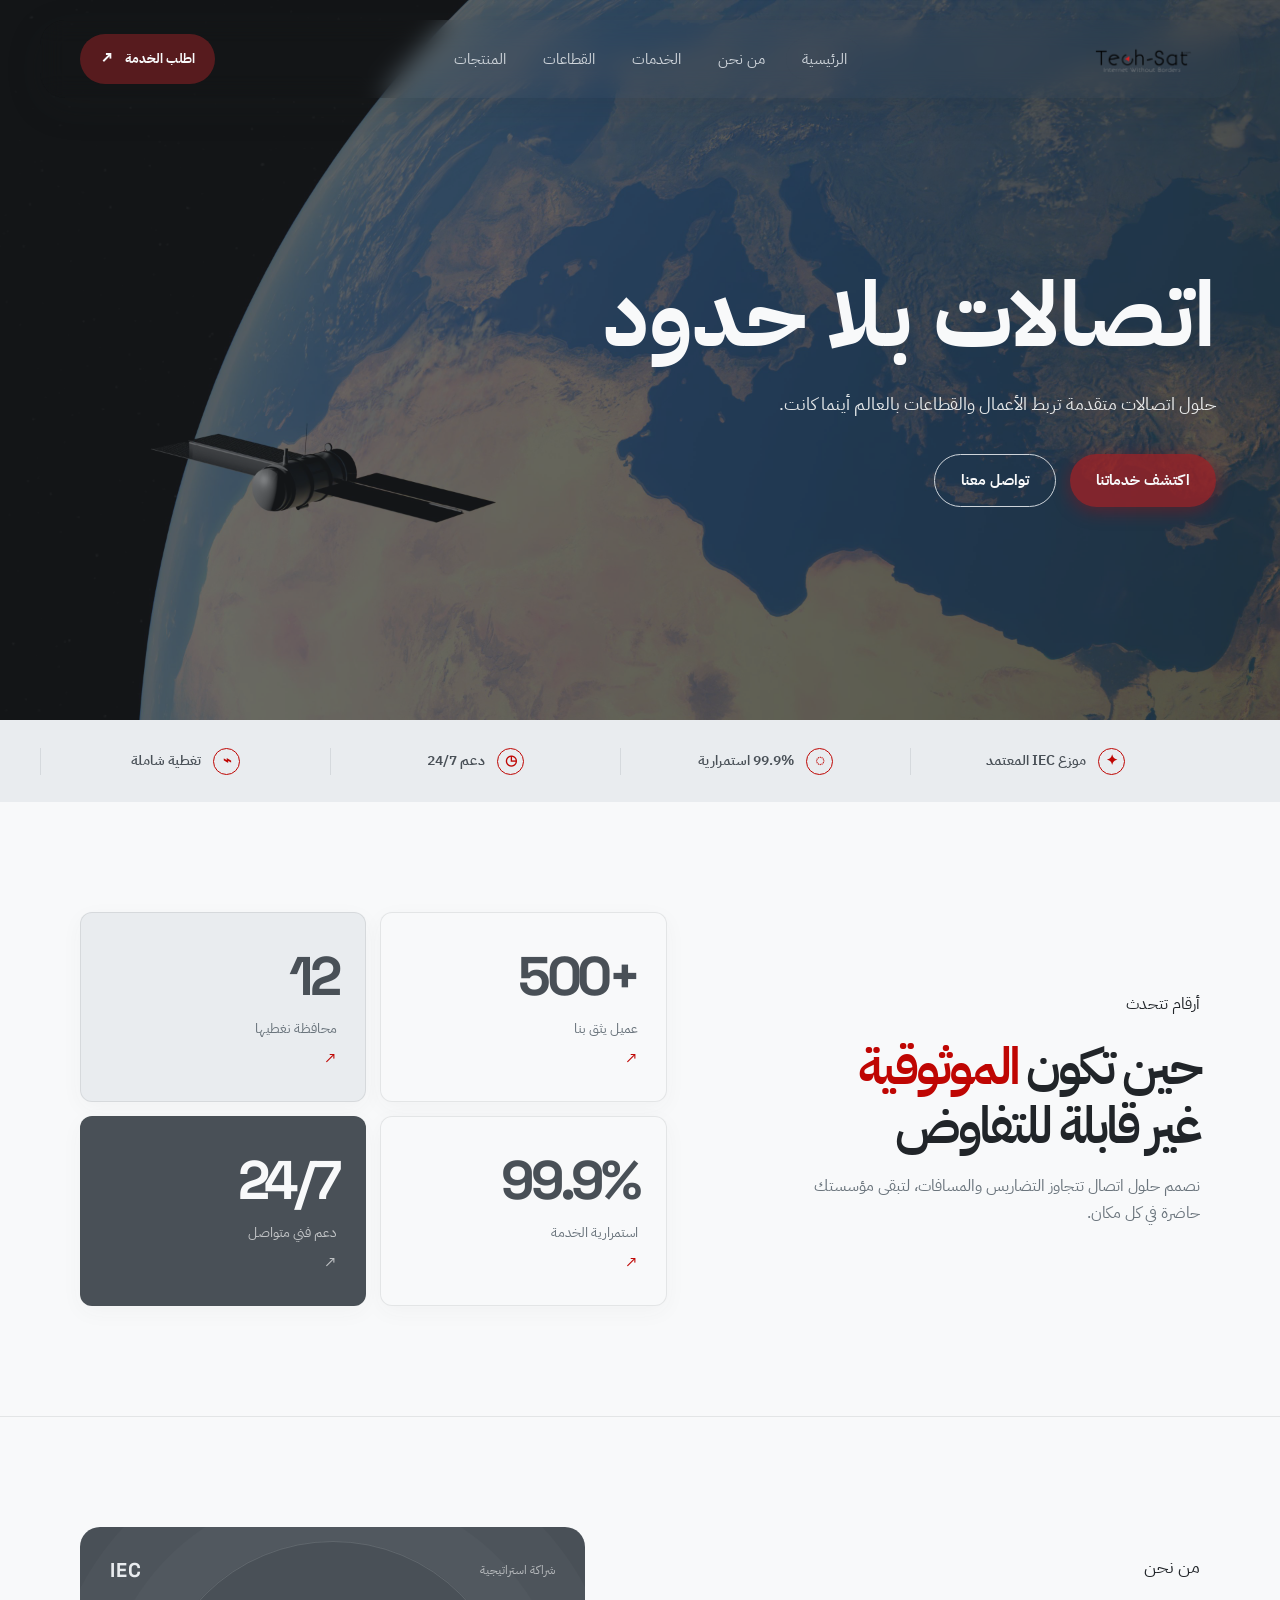
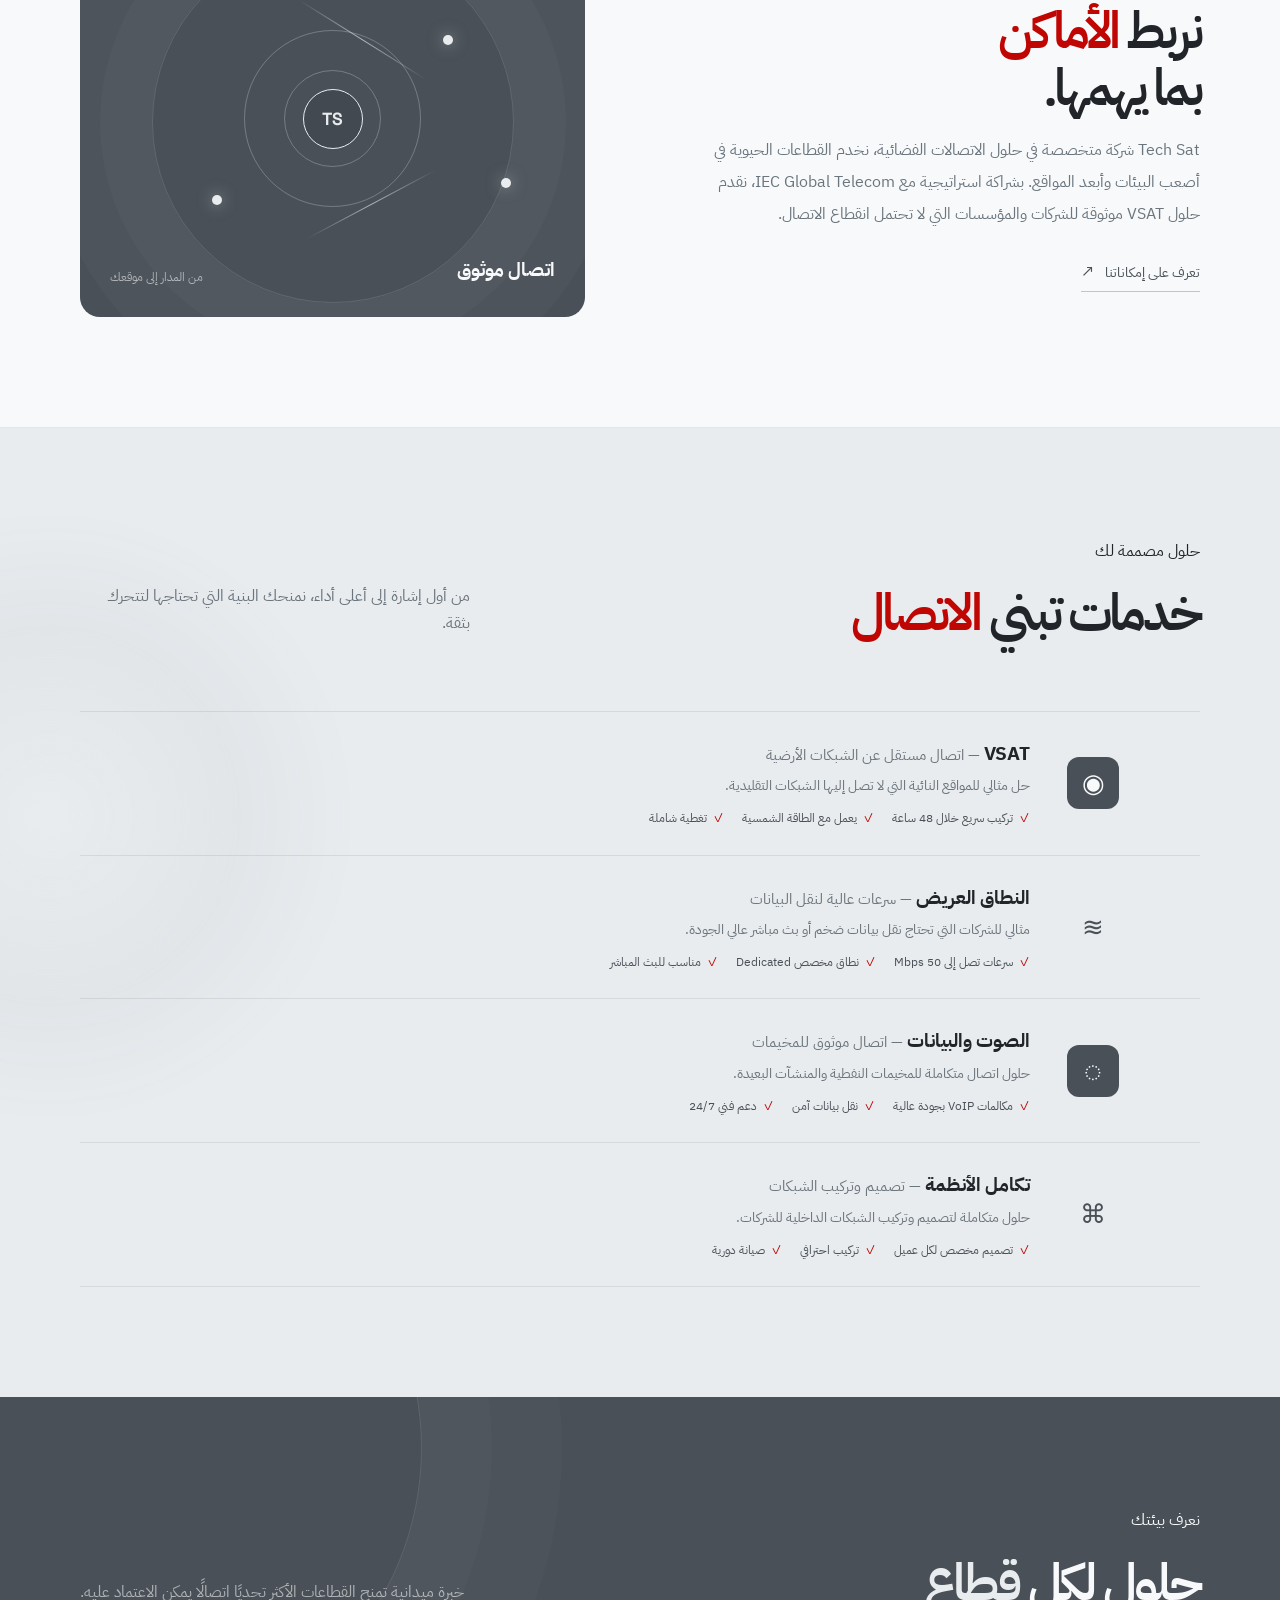
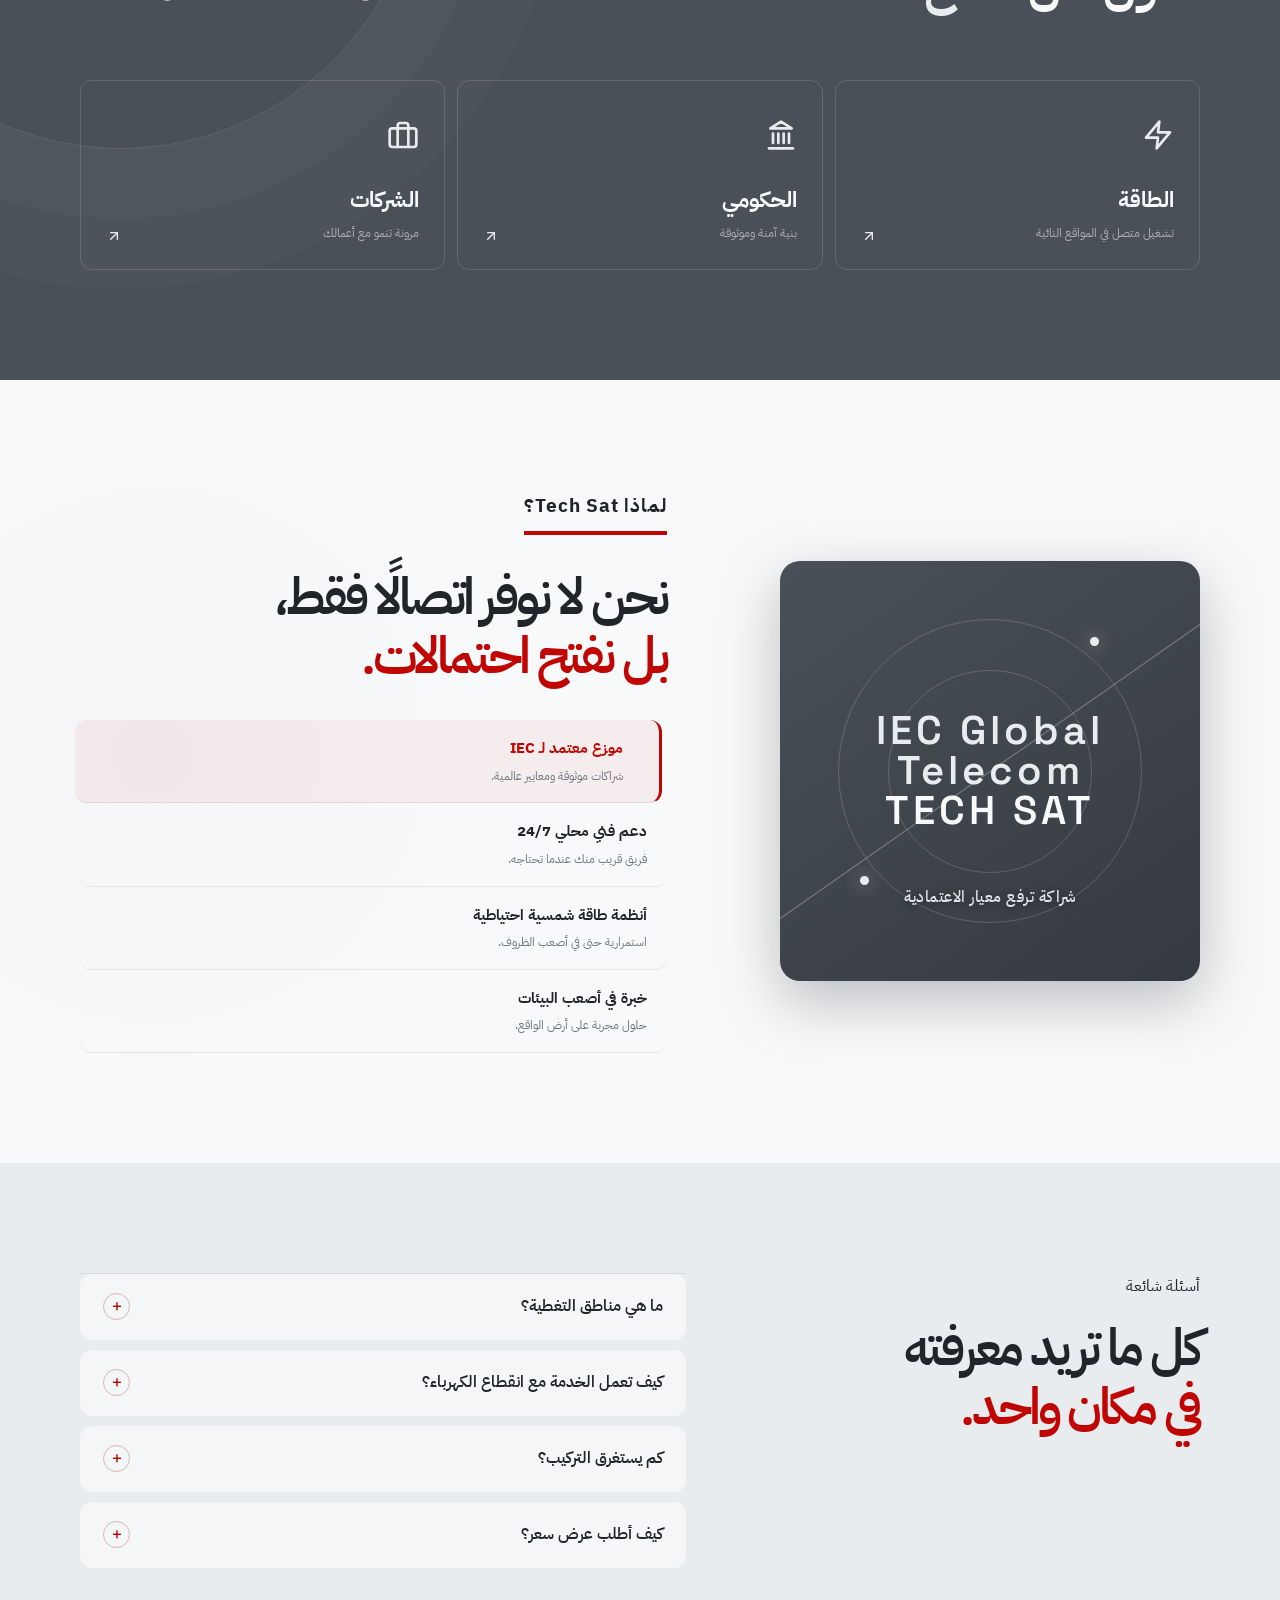
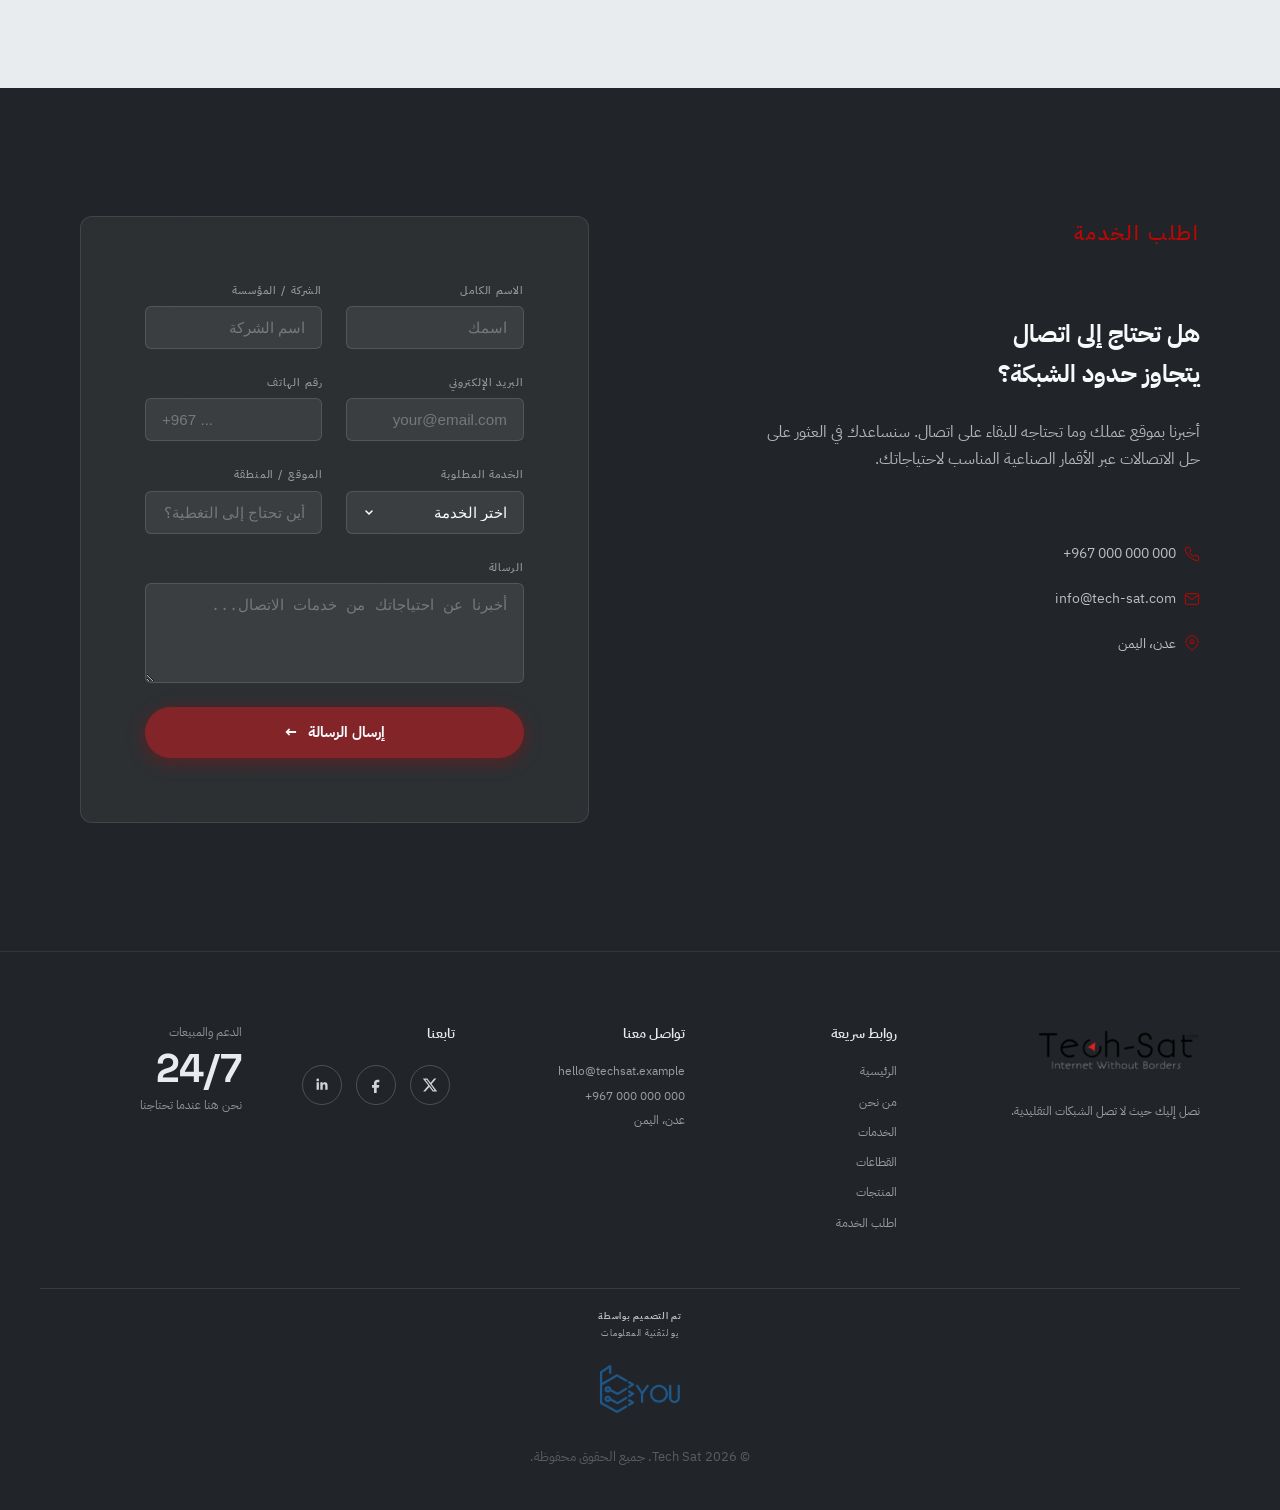
<file: index.html>
<!DOCTYPE html>
<html lang="ar" dir="rtl">

<head>
    <meta charset="UTF-8">
    <meta name="viewport" content="width=device-width, initial-scale=1.0">

    <meta name="description" content="Tech Sat - حلول VSAT والاتصالات الفضائية للقطاعات الحيوية والمواقع النائية.">

    <title>Tech Sat | اتصالات بلا حدود</title>

    <link rel="stylesheet" href="tech-sat.css">
    <link rel="stylesheet" href="header.css">
    <link rel="stylesheet" href="footer.css">
    <link rel="stylesheet" href="tech-sat-responsive.css">
    
</head>

<body>

    <div class="site-grid" aria-hidden="true"></div>

    <!-- ==================== HEADER ==================== -->
    <header class="site-header" id="site-header">
        <nav class="navbar container" aria-label="التنقل الرئيسي">

            <a class="brand" href="index.html" aria-label="Tech Sat - الرئيسية">
                <img src="./images/logo.png" alt="Tech Sat Logo" class="header-logo-img">
    </a>

            <button class="menu-toggle" type="button" aria-label="فتح القائمة" aria-expanded="false"
                aria-controls="main-menu">
                <span></span>
                <span></span>
                <span></span>
            </button>

            <ul class="nav-links" id="main-menu">
                <li>
                    <a class="nav-link active" href="#hero">
                        الرئيسية
                    </a>
                </li>

                <li>
                    <a class="nav-link" href="#about">
                        من نحن
                    </a>
                </li>

<li class="nav-dropdown">
    <button class="nav-link dropdown-toggle">
        الخدمات
    </button>

    <div class="dropdown-menu">

        <a href="./services/vsat.html">
            <div>
                <strong>VSAT</strong>
            </div>
        </a>

        <a href="./services/broadband.html">
            <div>
                <strong>النطاق العريض</strong>
            </div>
        </a>

        <a href="./services/voice-data.html">
            <div>
                <strong>الصوت والبيانات</strong>
            </div>
        </a>

        <a href="./services/integration.html">
            <div>
                <strong>تكامل الأنظمة</strong>
            </div>
        </a>

    </div>
                </li>

                <li class="nav-dropdown">
                    <button class="nav-link dropdown-toggle">
                        القطاعات

                    </button>

                    <div class="dropdown-menu">

                        <a href="./industry/energy.html">

                            <div>
                                <strong>الطاقة</strong>

                            </div>
                        </a>

                        <a href="./industry/government.html">

                            <div>
                                <strong>الحكومة</strong>

                            </div>
                        </a>

                        <a href="./industry/corporate.html">

                            <div>
                                <strong>الشركات</strong>

                            </div>
                        </a>

                    </div>

                <li class="nav-dropdown">
                    <button class="nav-link dropdown-toggle">
                        المنتجات

                    </button>

                    <div class="dropdown-menu">

                        <a href=".//Products/PR1.html">

                            <div>
                                <strong>Comtech CDM-625A</strong>

                            </div>
                        </a>

                        <a href=".//Products/PR2.html">

                            <div>
                                <strong>iDirect iQ 200</strong>

                            </div>
                        </a>

                        <a href=".//Products/PR3.html">

                            <div>
                                <strong>Newtec MDM2510</strong>

                            </div>
                        </a>

                    </div>
                </li>

                


            </ul>

            <div class="nav-actions">
                

                <a class="header-cta" href="/request-service/request-service.html">
                    اطلب الخدمة
                    <span aria-hidden="true">↗</span>
                </a>
            </div>

        </nav>
    </header>

    <main>

        <!-- ==================== HERO ==================== -->
        <section class="hero" id="hero">

            <img src="./images/pexels-zelch-30596313.jpg" alt="Tech Sat satellite communication"
                class="hero-background">

            <div class="hero-overlay"></div>

            <div class="hero-content container">
                <div class="hero-copy reveal">

                    <h1>
                        اتصالات بلا حدود
                    </h1>

                    <p>
                        حلول اتصالات متقدمة تربط الأعمال والقطاعات
                        بالعالم أينما كانت.
                    </p>

                    <div class="hero-actions">
                        <a href="#services" class="btn btn-primary">
                            اكتشف خدماتنا
                        </a>

                        <a href="/request-service/request-service.html" class="btn btn-secondary">
                            تواصل معنا
                        </a>
                    </div>

            </div>

        </section>

        <!-- ==================== TRUST BAR ==================== -->
        <section class="trust-bar" aria-label="مميزات Tech Sat">
            <div class="container trust-items">

                <div class="trust-track">

                    <div class="trust-item">
                        <span class="trust-icon">✦</span>
                        <span>موزع IEC المعتمد</span>
                    </div>

                    <div class="trust-item">
                        <span class="trust-icon">◌</span>
                        <span>99.9% استمرارية</span>
                    </div>

                    <div class="trust-item">
                        <span class="trust-icon">◷</span>
                        <span>دعم 24/7</span>
                    </div>

                    <div class="trust-item">
                        <span class="trust-icon">⌁</span>
                        <span>تغطية شاملة</span>
                    </div>

                    <!-- Duplicated items for the scrolling track -->
                    <div class="trust-item" aria-hidden="true">
                        <span class="trust-icon">✦</span>
                        <span>موزع IEC المعتمد</span>
                    </div>

                    <div class="trust-item" aria-hidden="true">
                        <span class="trust-icon">◌</span>
                        <span>99.9% استمرارية</span>
                    </div>

                    <div class="trust-item" aria-hidden="true">
                        <span class="trust-icon">◷</span>
                        <span>دعم 24/7</span>
                    </div>

                    <div class="trust-item" aria-hidden="true">
                        <span class="trust-icon">⌁</span>
                        <span>تغطية شاملة</span>
                    </div>

                </div>

            </div>
        </section>

        <!-- ==================== STATS ==================== -->
        <section class="stats-section section-pad">

            <div class="container stats-layout">

                <div class="section-intro reveal">

                    <div class="eyebrow dark">
                        <span class="eyebrow-line"></span>
                        أرقام تتحدث
                    </div>

                    <h2>
                        حين تكون <em>الموثوقية</em><br>
                        غير قابلة للتفاوض
                    </h2>

                    <p>
                        نصمم حلول اتصال تتجاوز التضاريس والمسافات،
                        لتبقى مؤسستك حاضرة في كل مكان.
                    </p>


                </div>

                <div class="stats-grid">

                    <div class="stat-card reveal">
                        <strong class="counter" data-value="500" data-prefix="+">
                            0
                        </strong>

                        <span>عميل يثق بنا</span>
                        <i>↗</i>
                    </div>

                    <div class="stat-card stat-accent reveal">
                        <strong class="counter" data-value="12">
                            0
                        </strong>

                        <span>محافظة نغطيها</span>
                        <i>↗</i>
                    </div>

                    <div class="stat-card reveal">
                        <strong class="counter" data-value="99.9" data-suffix="%">
                            0
                        </strong>

                        <span>استمرارية الخدمة</span>
                        <i>↗</i>
                    </div>

                    <div class="stat-card stat-dark reveal">
                        <strong class="counter" data-value="24" data-suffix="/7">
                            0
                        </strong>

                        <span>دعم فني متواصل</span>
                        <i>↗</i>
                    </div>

                </div>

            </div>

        </section>

        <!-- ==================== ABOUT ==================== -->
        <section class="about-section section-pad" id="about">
            <div class="container about-layout">

                <div class="about-copy reveal">

                    <div class="eyebrow dark">
                        <span class="eyebrow-line"></span>
                        من نحن
                    </div>

                    <h2>
                        نربط <em>الأماكن</em><br>
                        بما يهمها.
                    </h2>

                    <p>
                        Tech Sat شركة متخصصة في حلول الاتصالات الفضائية،
                        نخدم القطاعات الحيوية في أصعب البيئات وأبعد المواقع.
                        بشراكة استراتيجية مع IEC Global Telecom،
                        نقدم حلول VSAT موثوقة للشركات والمؤسسات
                        التي لا تحتمل انقطاع الاتصال.
                    </p>

                    <a class="text-link dark-link" href="/request-service/request-service.html">
                        تعرف على إمكاناتنا
                        <span aria-hidden="true">↗</span>
                    </a>

                </div>

                <div class="about-card reveal">

                    <div class="about-card-top">
                        <span class="about-card-label">
                            شراكة استراتيجية
                        </span>

                        <span class="about-card-mark">
                            IEC
                        </span>
                    </div>

                    <div class="about-network">

                        <span class="about-point point-one"></span>
                        <span class="about-point point-two"></span>
                        <span class="about-point point-three"></span>

                        <span class="about-line line-one"></span>
                        <span class="about-line line-two"></span>

                        <div class="about-center">
                            TS
                        </div>

                    </div>

                    <div class="about-card-bottom">
                        <strong>اتصال موثوق</strong>
                        <span>من المدار إلى موقعك</span>
                    </div>

                </div>

            </div>
        </section>

        <!-- ==================== SERVICES ==================== -->
        <section class="services-section section-pad" id="services">
            <div class="container">

                <div class="section-heading reveal">

                    <div>
                        <div class="eyebrow dark">
                            <span class="eyebrow-line"></span>
                            حلول مصممة لك
                        </div>

                        <h2>
                            خدمات تبني <em>الاتصال</em>
                        </h2>
                    </div>

                    <p>
                        من أول إشارة إلى أعلى أداء،
                        نمنحك البنية التي تحتاجها لتتحرك بثقة.
                    </p>

                </div>

                <div class="services-list">

                    <!-- Service 01 -->
                    <a class="service-row reveal" href="./services/vsat.html">
                        <div class="service-number"></div>
                        <div class="service-icon">◉</div>
                        <div class="service-content">
                            <h3>
                                VSAT
                                <span>— اتصال مستقل عن الشبكات الأرضية</span>
                            </h3>
                            <p>حل مثالي للمواقع النائية التي لا تصل إليها الشبكات التقليدية.</p>
                            <ul>
                                <li>تركيب سريع خلال 48 ساعة</li>
                                <li>يعمل مع الطاقة الشمسية</li>
                                <li>تغطية شاملة</li>
                            </ul>
                        </div>
                    </a>

                    <!-- Service 02 -->
                    <a class="service-row reveal" href="./services/broadband.html">
                        <div class="service-number"></div>
                        <div class="service-icon icon-light">≋</div>
                        <div class="service-content">
                            <h3>
                                النطاق العريض
                                <span>— سرعات عالية لنقل البيانات</span>
                            </h3>
                            <p>مثالي للشركات التي تحتاج نقل بيانات ضخم أو بث مباشر عالي الجودة.</p>
                            <ul>
                                <li>سرعات تصل إلى 50 Mbps</li>
                                <li>نطاق مخصص Dedicated</li>
                                <li>مناسب للبث المباشر</li>
                            </ul>
                        </div>
                    </a>

                    <!-- Service 03 -->
                    <a class="service-row reveal" href="./services/voice-data.html">
                        <div class="service-number"></div>
                        <div class="service-icon">◌</div>
                        <div class="service-content">
                            <h3>
                                الصوت والبيانات
                                <span>— اتصال موثوق للمخيمات</span>
                            </h3>
                            <p>حلول اتصال متكاملة للمخيمات النفطية والمنشآت البعيدة.</p>
                            <ul>
                                <li>مكالمات VoIP بجودة عالية</li>
                                <li>نقل بيانات آمن</li>
                                <li>دعم فني 24/7</li>
                            </ul>
                        </div>
                    </a>

                    <!-- Service 04 -->
                    <a class="service-row reveal" href="./services/integration.html">
                        <div class="service-number"></div>
                        <div class="service-icon icon-light">⌘</div>
                        <div class="service-content">
                            <h3>
                                تكامل الأنظمة
                                <span>— تصميم وتركيب الشبكات</span>
                            </h3>
                            <p>حلول متكاملة لتصميم وتركيب الشبكات الداخلية للشركات.</p>
                            <ul>
                                <li>تصميم مخصص لكل عميل</li>
                                <li>تركيب احترافي</li>
                                <li>صيانة دورية</li>
                            </ul>
                        </div>
                    </a>

                </div>
            </div>
        </section>

        <!-- ==================== INDUSTRIES ==================== -->
        <section class="industries-section section-pad" id="industries">
            <div class="container">

                <div class="section-heading light-heading reveal">

                    <div>
                        <div class="eyebrow">
                            <span class="eyebrow-line"></span>
                            نعرف بيئتك
                        </div>

                        <h2>
                            حلول لكل <em>قطاع</em>
                        </h2>
                    </div>

                    <p>
                        خبرة ميدانية تمنح القطاعات الأكثر تحديًا
                        اتصالًا يمكن الاعتماد عليه.
                    </p>

                </div>

                <div class="industry-grid">

                    <a class="industry-card reveal" href="./industry/energy.html">
                        <span class="industry-symbol">
                            <svg xmlns="http://www.w3.org/2000/svg" width="32" height="32" viewBox="0 0 24 24" fill="none" stroke="currentColor" stroke-width="2" stroke-linecap="round" stroke-linejoin="round">
                                <polygon points="13 2 3 14 12 14 11 22 21 10 12 10 13 2"></polygon>
                             </svg>
                         </span>
                             <strong>الطاقة</strong>
                                <small>تشغيل متصل في المواقع النائية</small>
                            <i class="arrow-icon">
                                <svg xmlns="http://www.w3.org/2000/svg" width="16" height="16" viewBox="0 0 24 24" fill="none" stroke="currentColor" stroke-width="2" stroke-linecap="round" stroke-linejoin="round">
                                        <line x1="7" y1="17" x2="17" y2="7"></line>
                                <polyline points="7 7 17 7 17 17"></polyline>
                                </svg>
                             </i>
                        </a>

                    <a class="industry-card reveal" href="./industry/government.html">
                        <span class="industry-symbol">
                            <svg xmlns="http://www.w3.org/2000/svg" width="32" height="32" viewBox="0 0 24 24" fill="none" stroke="currentColor" stroke-width="2" stroke-linecap="round" stroke-linejoin="round">
                <line x1="3" y1="22" x2="21" y2="22"></line>
                <line x1="6" y1="18" x2="6" y2="11"></line>
                <line x1="10" y1="18" x2="10" y2="11"></line>
                <line x1="14" y1="18" x2="14" y2="11"></line>
                <line x1="18" y1="18" x2="18" y2="11"></line>
                <polygon points="12 2 20 7 4 7 12 2"></polygon>
            </svg>
        </span>
        <strong>الحكومي</strong>
        <small>بنية آمنة وموثوقة</small>
        <i class="arrow-icon">
            <svg xmlns="http://www.w3.org/2000/svg" width="16" height="16" viewBox="0 0 24 24" fill="none" stroke="currentColor" stroke-width="2" stroke-linecap="round" stroke-linejoin="round">
                <line x1="7" y1="17" x2="17" y2="7"></line>
                <polyline points="7 7 17 7 17 17"></polyline>
            </svg>
        </i>
    </a>

        <a class="industry-card reveal" href="./industry/corporate.html">
        <span class="industry-symbol">
            <svg xmlns="http://www.w3.org/2000/svg" width="32" height="32" viewBox="0 0 24 24" fill="none" stroke="currentColor" stroke-width="2" stroke-linecap="round" stroke-linejoin="round">
                <rect x="2" y="7" width="20" height="14" rx="2" ry="2"></rect>
                <path d="M16 21V5a2 2 0 0 0-2-2h-4a2 2 0 0 0-2 2v16"></path>
            </svg>
        </span>
        <strong>الشركات</strong>
        <small>مرونة تنمو مع أعمالك</small>
        <i class="arrow-icon">
            <svg xmlns="http://www.w3.org/2000/svg" width="16" height="16" viewBox="0 0 24 24" fill="none" stroke="currentColor" stroke-width="2" stroke-linecap="round" stroke-linejoin="round">
                <line x1="7" y1="17" x2="17" y2="7"></line>
                <polyline points="7 7 17 7 17 17"></polyline>
            </svg>
        </i>
    </a>
                </div>
            </div>
        </section>

        <!-- ==================== WHY TECH SAT ==================== -->
        <!-- ==================== WHY TECH SAT ==================== -->
        <section class="why-section section-pad">

            <div class="container why-layout">

                <div class="why-visual reveal">

                    <div class="why-signal"></div>

                    <span class="why-display">
                        TECH<br>
                        <b>SAT</b>
                    </span>

                    <small class="why-display-caption">
                        اتصال يفهم بيئتك
                    </small>

                    <i class="why-orbit-node node-one"></i>
                    <i class="why-orbit-node node-two"></i>

                </div>

                <div class="why-copy reveal">

                    <div class="eyebrow dark why-eyebrow">
                        <span class="eyebrow-line"></span>
                        لماذا Tech Sat؟
                    </div>

                    <h2>
                        نحن لا نوفر اتصالًا فقط،
                        <br>
                        <em>بل نفتح احتمالات.</em>
                    </h2>

                    <div class="why-list">

                        <div class="why-point is-selected" role="button" tabindex="0"
                            data-why-title="IEC Global Telecom" data-why-caption="شراكة ترفع معيار الاعتمادية">
                            <b></b>

                            <p>
                                <strong>موزع معتمد لـ IEC</strong>
                                <span>
                                    شراكات موثوقة ومعايير عالمية.
                                </span>
                            </p>
                        </div>

                        <div class="why-point" role="button" tabindex="0" data-why-title="دعم قريب منك"
                            data-why-caption="فريق جاهز وقت الحاجة">
                            <b></b>

                            <p>
                                <strong>دعم فني محلي 24/7</strong>
                                <span>
                                    فريق قريب منك عندما تحتاجه.
                                </span>
                            </p>
                        </div>

                        <div class="why-point" role="button" tabindex="0" data-why-title="طاقة لا تنقطع"
                            data-why-caption="استمرارية حتى في أصعب الظروف">
                            <b></b>

                            <p>
                                <strong>
                                    أنظمة طاقة شمسية احتياطية
                                </strong>
                                <span>
                                    استمرارية حتى في أصعب الظروف.
                                </span>
                            </p>
                        </div>

                        <div class="why-point" role="button" tabindex="0" data-why-title="خبرة ميدانية"
                            data-why-caption="حلول مجربة على أرض الواقع">
                            <b></b>

                            <p>
                                <strong>
                                    خبرة في أصعب البيئات
                                </strong>
                                <span>
                                    حلول مجربة على أرض الواقع.
                                </span>
                            </p>
                        </div>

                    </div>

                </div>

            </div>

        </section>

        <!-- ==================== FAQ ==================== -->
        <section class="faq-section section-pad" id="faq">
            <div class="container faq-layout">

                <div class="section-intro reveal">

                    <div class="eyebrow dark">
                        <span class="eyebrow-line"></span>
                        أسئلة شائعة
                    </div>

                    <h2>
                        كل ما تريد معرفته<br>
                        <em>في مكان واحد.</em>
                    </h2>

                </div>

                <div class="faq-list reveal">

                    <details open>
                        <summary>
                            ما هي مناطق التغطية؟
                            <span>+</span>
                        </summary>

                        <p>
                            نغطي جميع المناطق النائية والحرجة،
                            مع حلول مصممة حسب طبيعة موقعك واحتياجك.
                        </p>
                    </details>

                    <details>
                        <summary>
                            كيف تعمل الخدمة مع انقطاع الكهرباء؟
                            <span>+</span>
                        </summary>

                        <p>
                            نستخدم أنظمة طاقة شمسية وبطاريات احتياطية
                            لضمان استمرارية الخدمة.
                        </p>
                    </details>

                    <details>
                        <summary>
                            كم يستغرق التركيب؟
                            <span>+</span>
                        </summary>

                        <p>
                            عادة خلال 48 إلى 72 ساعة،
                            حسب طبيعة الموقع ومتطلبات التجهيز.
                        </p>
                    </details>

                    <details>
                        <summary>
                            كيف أطلب عرض سعر؟
                            <span>+</span>
                        </summary>

                        <p>
                            عبر نموذج الاتصال أو بالتواصل المباشر
                            مع فريق المبيعات والدعم.
                        </p>
                    </details>

                </div>

            </div>
        </section>

    </main>

    <!-- CTA -->

<section class="cta-section section" id="contact">
  <div class="container">
    <div class="cta-content">
      <p class="kicker">اطلب الخدمة</p>

      <h2>هل تحتاج إلى اتصال<br>يتجاوز حدود الشبكة؟</h2>

      <p>
        أخبرنا بموقع عملك وما تحتاجه للبقاء على اتصال.
        سنساعدك في العثور على حل الاتصالات عبر الأقمار الصناعية
        المناسب لاحتياجاتك.
      </p>

      <div style="margin-top: var(--space-xl);">
        <div class="footer-contact-item" style="margin-bottom: 0.75rem;">
          <svg viewBox="0 0 24 24">
            <path
              d="M22 16.92v3a2 2 0 01-2.18 2 19.79 19.79 0 01-8.63-3.07 19.5 19.5 0 01-6-6 19.79 19.79 0 01-3.07-8.67A2 2 0 014.11 2h3a2 2 0 012 1.72c.127.96.361 1.903.7 2.81a2 2 0 01-.45 2.11L8.09 9.91a16 16 0 006 6l1.27-1.27a2 2 0 012.11-.45c.907.339 1.85.573 2.81.7A2 2 0 0122 16.92z" />
          </svg>
          <span style="color: rgba(255,255,255,0.7);"> 000 000 000 967+</span>
        </div>

        <div class="footer-contact-item" style="margin-bottom: 0.75rem;">
          <svg viewBox="0 0 24 24">
            <path d="M4 4h16c1.1 0 2 .9 2 2v12c0 1.1-.9 2-2 2H4c-1.1 0-2-.9-2-2V6c0-1.1.9-2 2-2z" />
            <polyline points="22,6 12,13 2,6" />
          </svg>
          <span style="color: rgba(255,255,255,0.7);">info@tech-sat.com</span>
        </div>

        <div class="footer-contact-item">
          <svg viewBox="0 0 24 24">
            <path d="M21 10c0 7-9 13-9 13s-9-6-9-13a9 9 0 0118 0z" />
            <circle cx="12" cy="10" r="3" />
          </svg>
          <span style="color: rgba(255,255,255,0.7);">عدن، اليمن</span>
        </div>
      </div>
    </div>

    <div class="contact-form reveal">
      <form id="contactForm" action="#" method="POST" novalidate>
        <div class="form-grid">

          <div class="form-group">
            <label for="contact-name">الاسم الكامل</label>
            <input
              type="text"
              id="contact-name"
              name="name"
              placeholder="اسمك"
              required>
          </div>

          <div class="form-group">
            <label for="contact-company">الشركة / المؤسسة</label>
            <input
              type="text"
              id="contact-company"
              name="company"
              placeholder="اسم الشركة">
          </div>

          <div class="form-group">
            <label for="contact-email">البريد الإلكتروني</label>
            <input
              type="email"
              id="contact-email"
              name="email"
              placeholder="your@email.com"
              required>
          </div>

          <div class="form-group">
            <label for="contact-phone">رقم الهاتف</label>
            <input
              type="tel"
              id="contact-phone"
              name="phone"
              placeholder="+967 ...">
          </div>

          <div class="form-group">
            <label for="contact-service">الخدمة المطلوبة</label>
            <select id="contact-service" name="service">
              <option value="" disabled selected>اختر الخدمة</option>
              <option value="vsat">إنترنت VSAT عريض النطاق</option>
              <option value="bgan">BGAN / محطة طرفية محمولة</option>
              <option value="voice">اتصالات صوتية / هاتف عبر الأقمار الصناعية</option>
              <option value="tracking">التتبع والبيانات / إنترنت الأشياء (IoT)</option>
              <option value="remote">الاتصال بالمناطق النائية</option>
              <option value="other">أخرى / لست متأكدًا</option>
            </select>
          </div>

          <div class="form-group">
            <label for="contact-location">الموقع / المنطقة</label>
            <input
              type="text"
              id="contact-location"
              name="location"
              placeholder="أين تحتاج إلى التغطية؟">
          </div>

          <div class="form-group full-width">
            <label for="contact-message">الرسالة</label>
            <textarea
              id="contact-message"
              name="message"
              rows="4"
              placeholder="أخبرنا عن احتياجاتك من خدمات الاتصال..."></textarea>
          </div>

          <!-- حقل مخفي لمكافحة الرسائل المزعجة -->
          <div class="form-honey" aria-hidden="true">
            <label for="contact-website">الموقع الإلكتروني</label>
            <input
              type="text"
              id="contact-website"
              name="website"
              tabindex="-1"
              autocomplete="off">
          </div>

        </div>

        <div class="form-submit">
          <button type="submit" class="btn btn-primary">
            إرسال الرسالة <span>←</span>
          </button>
        </div>
      </form>
    </div>
  </div>

  <!-- زخرفة الخلفية -->
  <svg
    class="cta-bg-decoration"
    viewBox="0 0 600 800"
    xmlns="http://www.w3.org/2000/svg"
    aria-hidden="true">

    <circle
      cx="300"
      cy="400"
      r="250"
      fill="none"
      stroke="#BF0603"
      stroke-width="0.5"
      stroke-dasharray="4 8" />

    <circle
      cx="300"
      cy="400"
      r="180"
      fill="none"
      stroke="#BF0603"
      stroke-width="0.5"
      stroke-dasharray="4 8" />

    <circle
      cx="300"
      cy="400"
      r="110"
      fill="none"
      stroke="#BF0603"
      stroke-width="0.5" />

    <line
      x1="300"
      y1="100"
      x2="300"
      y2="700"
      stroke="#BF0603"
      stroke-width="0.3"
      stroke-dasharray="2 6" />

    <line
      x1="50"
      y1="400"
      x2="550"
      y2="400"
      stroke="#BF0603"
      stroke-width="0.3"
      stroke-dasharray="2 6" />
  </svg>
</section>

    <!--FOOTER-->
    <footer class="site-footer">

        <div class="container footer-grid">

            <div class="footer-brand">

    <a class="brand" href="../index.html">
        <img src="./images/logo.png" alt="Tech-Sat Logo" class="footer-logo-img">
    </a>

    <p>
        نصل إليك حيث لا تصل الشبكات التقليدية.
    </p>

</div>

            <div>
                <h3>روابط سريعة</h3>

                <ul>
                    <li>
                        <a href="index.html#hero">الرئيسية</a>
                    </li>
                    <li>
                        <a href="index.html#about">من نحن</a>
                    </li>
                    <li>
                        <a href="index.html#services">الخدمات</a>
                    </li>
                    <li>
                        <a href="index.html#industries">القطاعات</a>
                    </li>
                    <li>
                        <a href="./Products/PR1.html">المنتجات</a>
                    </li>
                    <li>
                        <a href="/request-service/request-service.html">اطلب الخدمة</a>
                    </li>
                </ul>
            </div>

            <div>
                <h3>تواصل معنا</h3>

                <p>hello@techsat.example</p>

                <p dir="ltr">
                    +967 000 000 000
                </p>

                <p>
                   عدن، اليمن
                </p>
            </div>

             <!-- Social Media -->
                <div class="soical-icons">

                    <h3>
                        تابعنا
                    </h3>

                    <div class="social-icons">
                            <a href="https://www.x.com" class="social-icon">
                                <svg viewBox="0 0 24 24" aria-hidden="true">
                                     <path d="M18.244 2.25h3.308l-7.227 8.26 8.502 11.24h-6.657l-5.214-6.817-5.964 6.817H1.684l7.73-8.835L1.254 2.25H8.08l4.713 6.231L18.244 2.25Zm-1.161 17.52h1.833L7.084 4.126H5.117L17.083 19.77Z"/>
                                 </svg>
                            </a>

                            <a href="https://www.facebook.com/profile.php?id=100064730084237" class="social-icon">
                                <svg viewBox="0 0 24 24" aria-hidden="true">
                                    <path d="M14 8h3V4h-3c-2.8 0-5 2.2-5 5v3H6v4h3v8h4v-8h3.2l.8-4H13V9c0-.6.4-1 1-1Z"/>
                                 </svg>
                            
                            </a>

                        
                            <a href="https://www.linkedin.com" class="social-icon" target="_blank" rel="noopener noreferrer" aria-label="LinkedIn">
                                <svg viewBox="0 0 640 640" aria-hidden="true">
                                    <path d="M196.3 512L103.4 512L103.4 212.9L196.3 212.9L196.3 512zM149.8 172.1C120.1 172.1 96 147.5 96 117.8C96 103.5 101.7 89.9 111.8 79.8C121.9 69.7 135.6 64 149.8 64C164 64 177.7 69.7 187.8 79.8C197.9 89.9 203.6 103.6 203.6 117.8C203.6 147.5 179.5 172.1 149.8 172.1zM543.9 512L451.2 512L451.2 366.4C451.2 331.7 450.5 287.2 402.9 287.2C354.6 287.2 347.2 324.9 347.2 363.9L347.2 512L254.4 512L254.4 212.9L343.5 212.9L343.5 253.7L344.8 253.7C357.2 230.2 387.5 205.4 432.7 205.4C526.7 205.4 544 267.3 544 347.7L544 512L543.9 512z"/>
                                </svg>
                            </a>
                    </div>
                </div>

            <div class="footer-support">
                <span>الدعم والمبيعات</span>
                <strong>24/7</strong>
                <small>نحن هنا عندما تحتاجنا</small>
            </div>

        </div>

        <div class="container footer-bottom">
    <a href="https://www.facebook.com/youtechnology/" class="designed-by" target="_blank" rel="noopener noreferrer" aria-label="تم التصميم بواسطة يو لتقنية المعلومات">
        <span class="designed-title">تم التصميم بواسطة</span>
        <span class="company-name">يو لتقنية المعلومات</span>
        <img src="./images/you-logo.png" alt="يو لتقنية المعلومات" class="designer-logo">
    </a>

            <span class="copyright-text">
                © 2026 Tech Sat. جميع الحقوق محفوظة.
            </span>
        </div>

    </footer>


    <!-- ==================== UI ELEMENTS ==================== -->

    <div class="site-toast" role="status" aria-live="polite"></div>

    <button class="back-to-top" type="button" aria-label="العودة إلى أعلى الصفحة">
        ↑
    </button>

    <!-- ==================== JAVASCRIPT ==================== -->
    <script src="tech-sat.js"></script>
    <script src="header.js"></script>

</body>

</html>
</file>
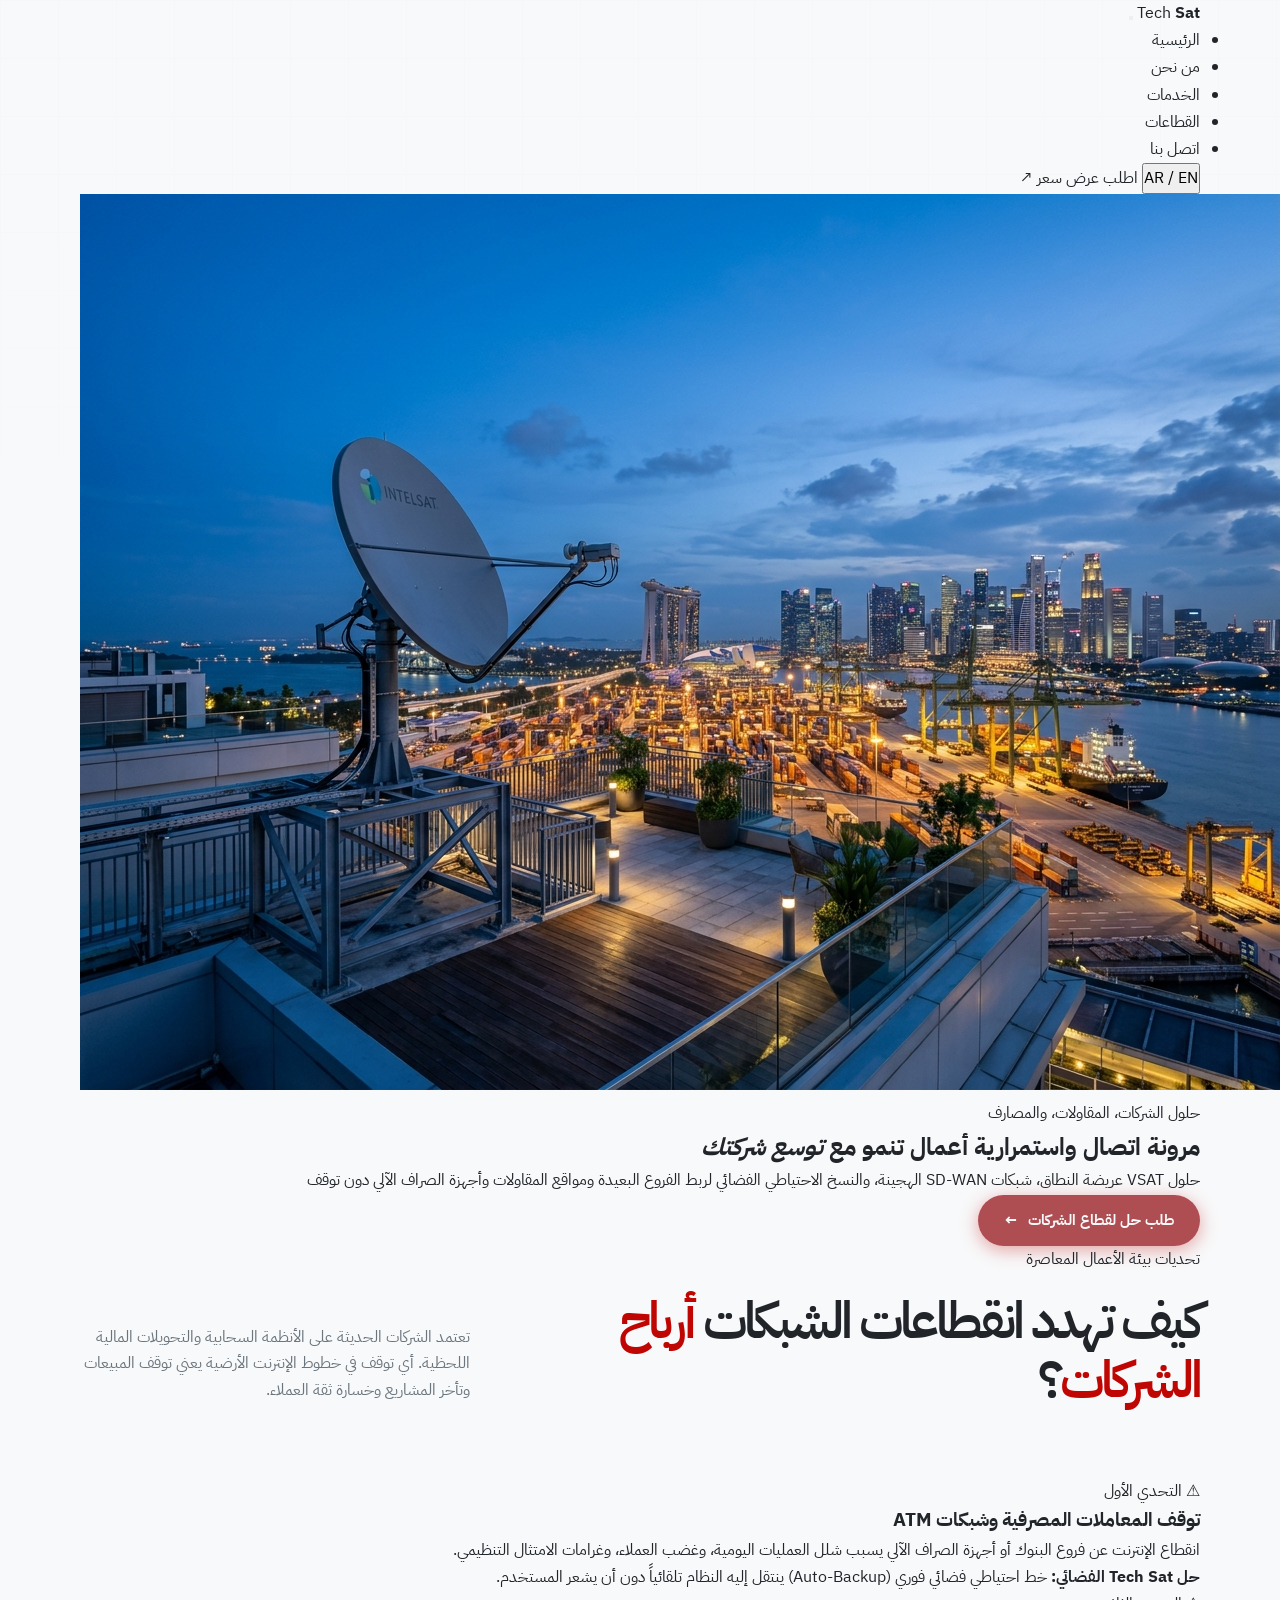
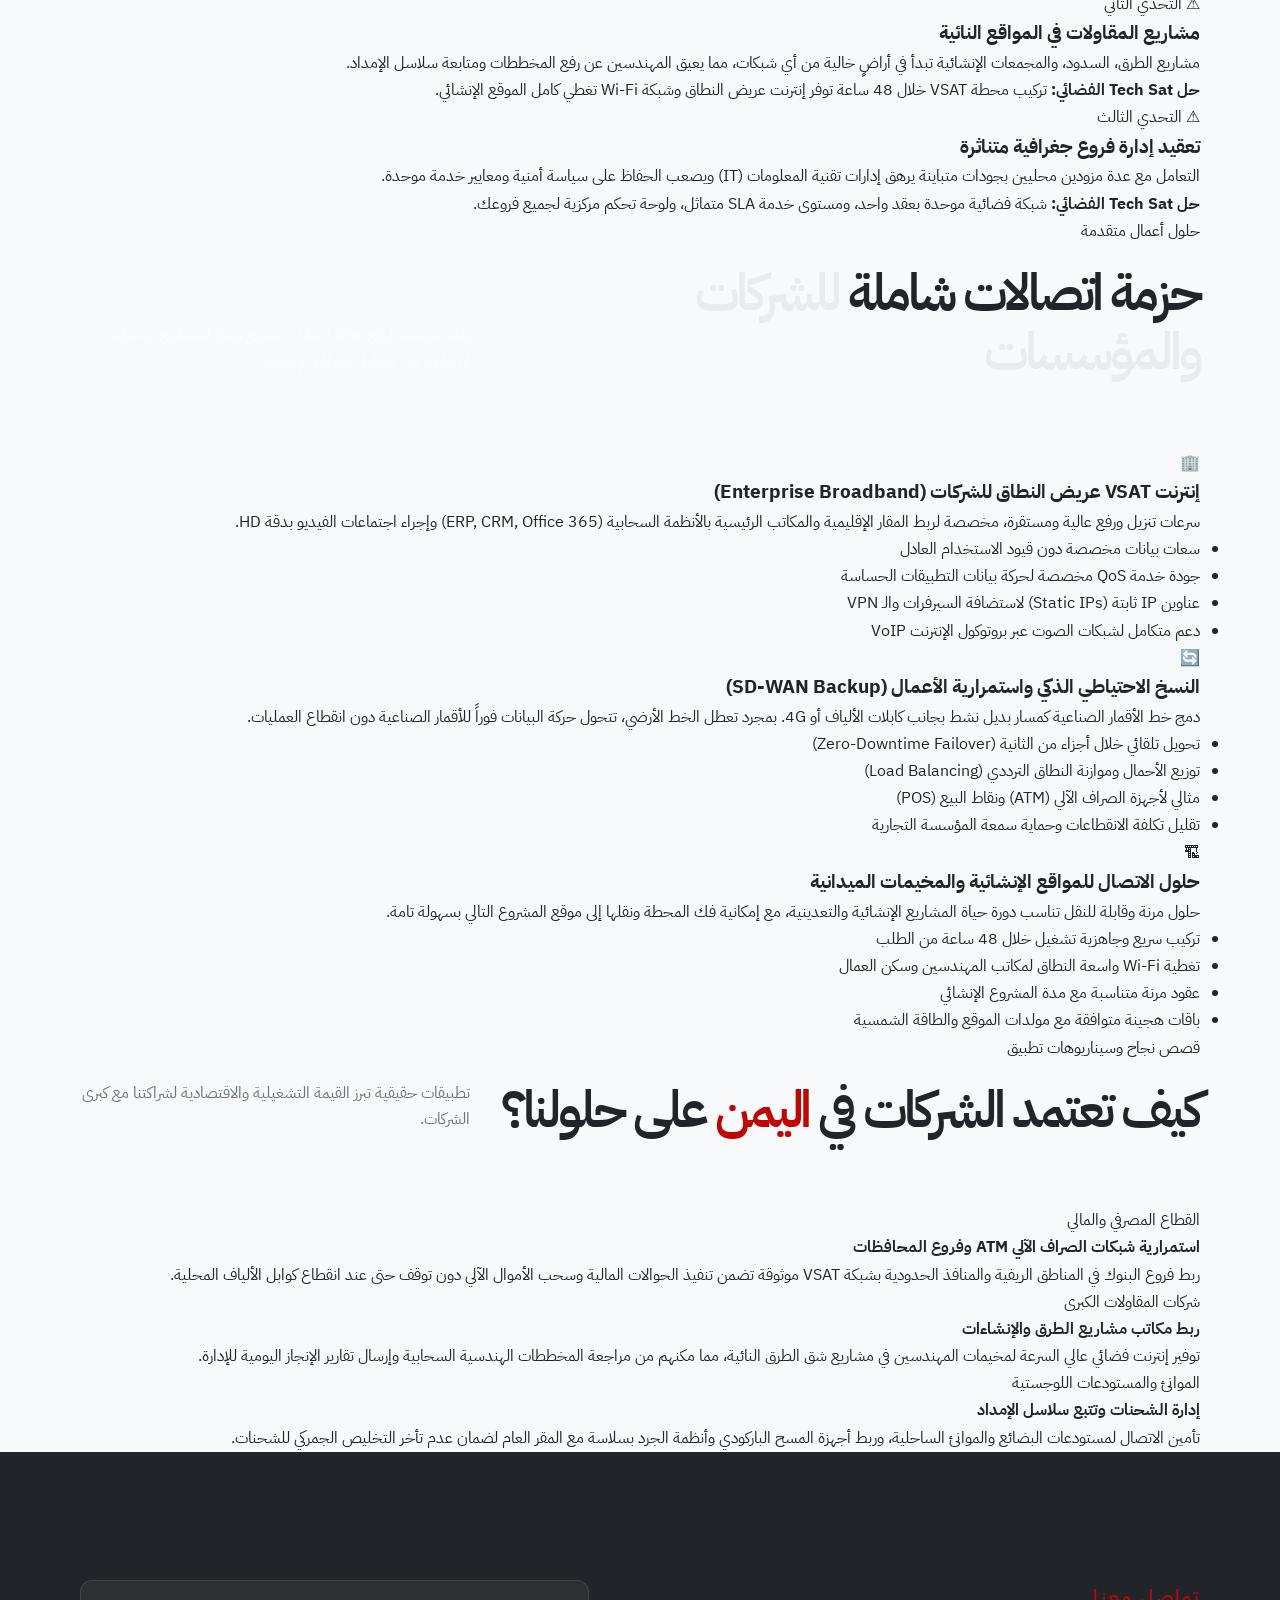
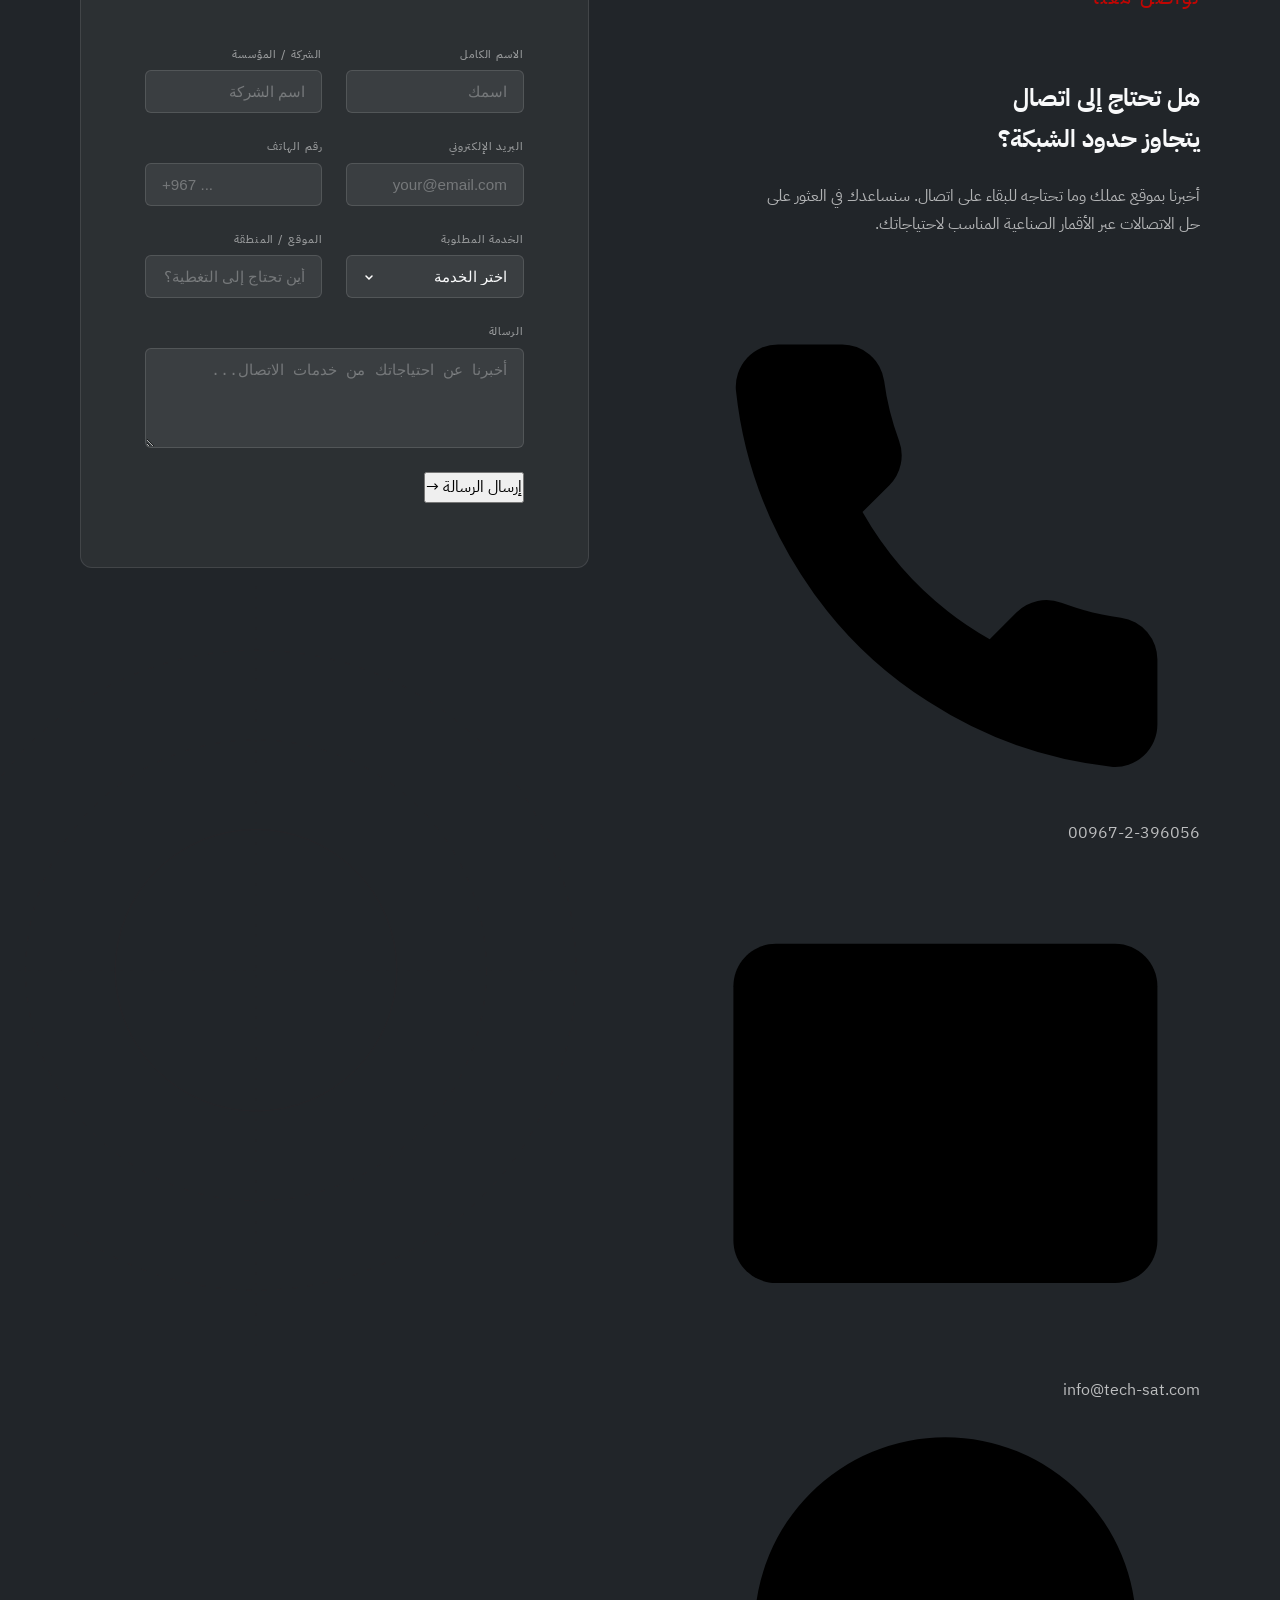
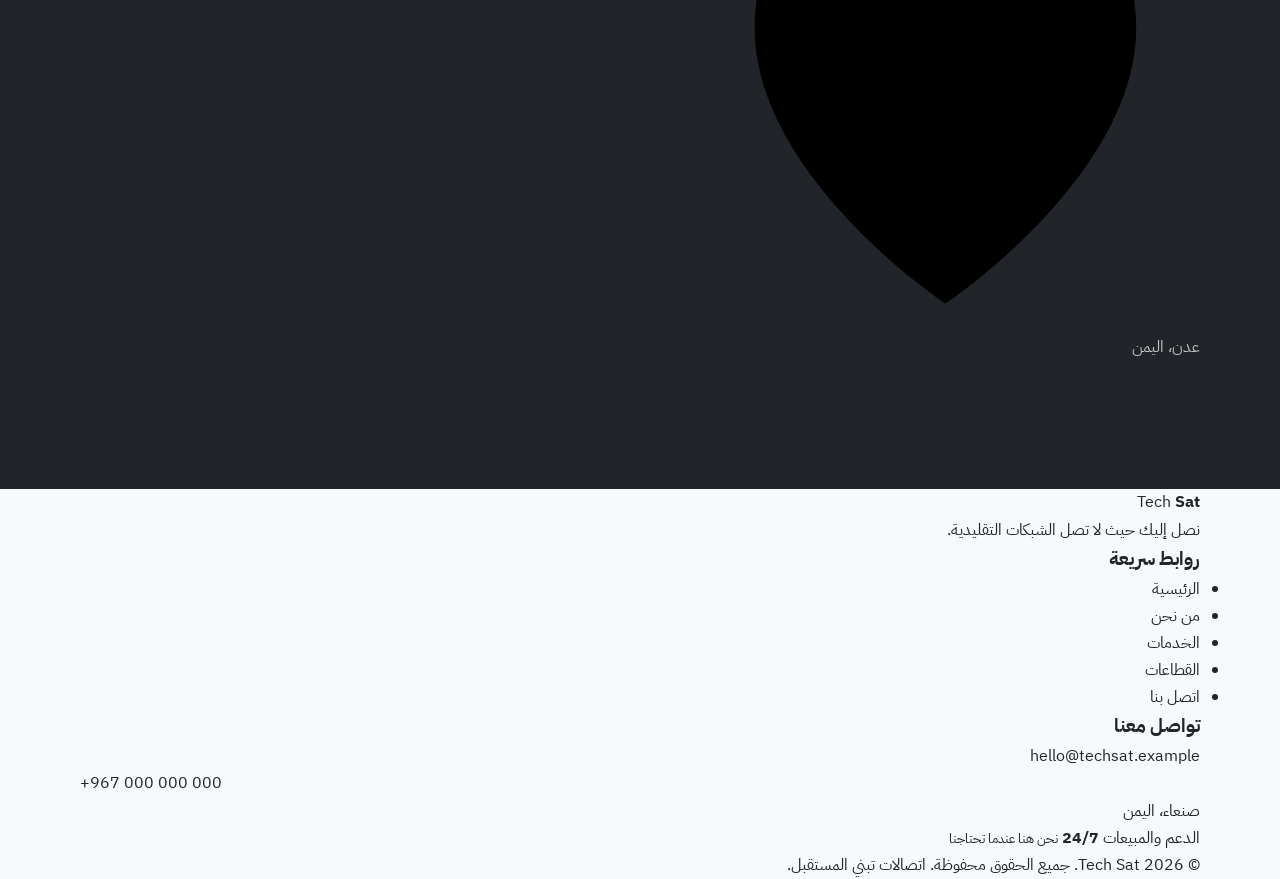
<file: corporate.html>
<!DOCTYPE html>
<html lang="ar" dir="rtl">

<head>
    <meta charset="UTF-8">
    <meta name="viewport" content="width=device-width, initial-scale=1.0">
    <meta name="description"
        content="حلول الاتصالات الفضائية VSAT واستمرارية الأعمال لقطاع الشركات، المقاولات، والمصارف من Tech Sat بشراكة استراتيجية مع IEC Telecom.">
    <title>قطاع الشركات  | Tech Sat</title>
    <link rel="stylesheet" href="tech-sat.css">
</head>

<body>

    <div class="site-grid" aria-hidden="true"></div>

    <!--  HEADER  -->
    <header class="site-header" id="site-header">
        <nav class="navbar container" aria-label="التنقل الرئيسي">

            <a class="brand" href="index.html" aria-label="Tech Sat - الرئيسية">
                <span class="brand-mark" aria-hidden="true">
                    <span></span>
                    <span></span>
                    <span></span>
                </span>

                <span class="brand-name">
                    Tech <b>Sat</b>
                </span>
            </a>

            <button class="menu-toggle" type="button" aria-label="فتح القائمة" aria-expanded="false"
                aria-controls="main-menu">
                <span></span>
                <span></span>
                <span></span>
            </button>

            <ul class="nav-links" id="main-menu">
                <li>
                    <a class="nav-link" href="index.html">
                        الرئيسية
                    </a>
                </li>

                <li>
                    <a class="nav-link" href="index.html#about">
                        من نحن
                    </a>
                </li>

                <li>
                    <a class="nav-link" href="index.html#services">
                        الخدمات
                    </a>
                </li>

                <li>
                    <a class="nav-link active" href="index.html#industries">
                        القطاعات
                    </a>
                </li>

                <li>
                    <a class="nav-link" href="index.html#contact">
                        اتصل بنا
                    </a>
                </li>
            </ul>

            <div class="nav-actions">
                <button class="language-switch" type="button" aria-label="تبديل اللغة">
                    AR <span>/</span> EN
                </button>

                <a class="header-cta" href="index.html#contact">
                    اطلب عرض سعر
                    <span aria-hidden="true">↗</span>
                </a>
            </div>

        </nav>
    </header>

    <main>

        <!--  SECTOR BANNER HERO  -->
        <section class="sector-banner-hero" id="sector-hero">
            <img src="images/corporate-hero.jpg" alt="محطة اتصال فضائي لربط المقار الإقليمية والموانئ والشركات"
                class="banner-bg" loading="eager">
            <div class="banner-overlay"></div>

            <div class="container">
                <div class="sector-banner-content reveal">



                    <div class="sector-badge">

                        حلول الشركات، المقاولات، والمصارف
                    </div>

                    <h1 class="sector-title">
                        مرونة اتصال واستمرارية أعمال تنمو مع <em>توسع شركتك</em>
                    </h1>

                    <p class="sector-lead">
                        حلول VSAT عريضة النطاق، شبكات SD-WAN الهجينة، والنسخ الاحتياطي الفضائي
                        لربط الفروع البعيدة ومواقع المقاولات وأجهزة الصراف الآلي دون توقف
                    </p>

                    <div class="sector-hero-actions">
                        <a class="btn-primary" href="#quote">
                            طلب حل لقطاع الشركات
                            <span>←</span>
                        </a>

                    </div>
                </div>
            </div>
        </section>

        <!--  CHALLENGES  -->
        <section class="sector-challenges-section" id="challenges">
            <div class="container">

                <div class="section-heading reveal">
                    <div>
                        <div class="eyebrow dark">
                            <span class="eyebrow-line"></span>
                            تحديات بيئة الأعمال المعاصرة
                        </div>
                        <h2>
                            كيف تهدد انقطاعات الشبكات <em>أرباح الشركات</em>؟
                        </h2>
                    </div>
                    <p>
                        تعتمد الشركات الحديثة على الأنظمة السحابية والتحويلات المالية اللحظية. أي توقف
                        في خطوط الإنترنت الأرضية يعني توقف المبيعات وتأخر المشاريع وخسارة ثقة العملاء.
                    </p>
                </div>

                <div class="challenges-grid">

                    <!-- Challenge 1 -->
                    <article class="challenge-card reveal">
                        <span class="challenge-badge-warning">⚠ التحدي الأول</span>
                        <h3>توقف المعاملات المصرفية وشبكات ATM</h3>
                        <p>
                            انقطاع الإنترنت عن فروع البنوك أو أجهزة الصراف الآلي يسبب شلل العمليات اليومية،
                            وغضب العملاء، وغرامات الامتثال التنظيمي.
                        </p>
                        <div class="challenge-resolution">
                            <strong>حل Tech Sat الفضائي:</strong>
                            <span>خط احتياطي فضائي فوري (Auto-Backup) ينتقل إليه النظام تلقائياً دون أن يشعر
                                المستخدم.</span>
                        </div>
                    </article>

                    <!-- Challenge 2 -->
                    <article class="challenge-card reveal">
                        <span class="challenge-badge-warning">⚠ التحدي الثاني</span>
                        <h3>مشاريع المقاولات في المواقع النائية</h3>
                        <p>
                            مشاريع الطرق، السدود، والمجمعات الإنشائية تبدأ في أراضٍ خالية من أي شبكات،
                            مما يعيق المهندسين عن رفع المخططات ومتابعة سلاسل الإمداد.
                        </p>
                        <div class="challenge-resolution">
                            <strong>حل Tech Sat الفضائي:</strong>
                            <span>تركيب محطة VSAT خلال 48 ساعة توفر إنترنت عريض النطاق وشبكة Wi-Fi تغطي كامل الموقع
                                الإنشائي.</span>
                        </div>
                    </article>

                    <!-- Challenge 3 -->
                    <article class="challenge-card reveal">
                        <span class="challenge-badge-warning">⚠ التحدي الثالث</span>
                        <h3>تعقيد إدارة فروع جغرافية متناثرة</h3>
                        <p>
                            التعامل مع عدة مزودين محليين بجودات متباينة يرهق إدارات تقنية المعلومات (IT)
                            ويصعب الحفاظ على سياسة أمنية ومعايير خدمة موحدة.
                        </p>
                        <div class="challenge-resolution">
                            <strong>حل Tech Sat الفضائي:</strong>
                            <span>شبكة فضائية موحدة بعقد واحد، ومستوى خدمة SLA متماثل، ولوحة تحكم مركزية لجميع
                                فروعك.</span>
                        </div>
                    </article>

                </div>

            </div>
        </section>

        <!--  SOLUTIONS  -->
        <section class="sector-solutions-section" id="solutions">
            <div class="container">

                <div class="section-heading light-heading reveal">
                    <div>
                        <div class="eyebrow">
                            <span class="eyebrow-line"></span>
                            حلول أعمال متقدمة
                        </div>
                        <h2>
                            حزمة اتصالات شاملة <em>للشركات والمؤسسات</em>
                        </h2>
                    </div>
                    <p>
                        باقة مصممة لرفع كفاءة أعمالك، تسريع وتيرة المشاريع، وحماية إيراداتك من مخاطر انقطاع الإنترنت.
                    </p>
                </div>

                <div class="solutions-grid">

                    <!-- Solution 1 -->
                    <div class="solution-box reveal">
                        <div class="sol-icon">🏢</div>
                        <h3>إنترنت VSAT عريض النطاق للشركات (Enterprise Broadband)</h3>
                        <p>
                            سرعات تنزيل ورفع عالية ومستقرة، مخصصة لربط المقار الإقليمية والمكاتب الرئيسية
                            بالأنظمة السحابية (ERP, CRM, Office 365) وإجراء اجتماعات الفيديو بدقة HD.
                        </p>
                        <ul>
                            <li>سعات بيانات مخصصة دون قيود الاستخدام العادل</li>
                            <li>جودة خدمة QoS مخصصة لحركة بيانات التطبيقات الحساسة</li>
                            <li>عناوين IP ثابتة (Static IPs) لاستضافة السيرفرات والـ VPN</li>
                            <li>دعم متكامل لشبكات الصوت عبر بروتوكول الإنترنت VoIP</li>
                        </ul>
                    </div>

                    <!-- Solution 2 -->
                    <div class="solution-box reveal">
                        <div class="sol-icon">🔄</div>
                        <h3>النسخ الاحتياطي الذكي واستمرارية الأعمال (SD-WAN Backup)</h3>
                        <p>
                            دمج خط الأقمار الصناعية كمسار بديل نشط بجانب كابلات الألياف أو 4G. بمجرد تعطل
                            الخط الأرضي، تتحول حركة البيانات فوراً للأقمار الصناعية دون انقطاع العمليات.
                        </p>
                        <ul>
                            <li>تحويل تلقائي خلال أجزاء من الثانية (Zero-Downtime Failover)</li>
                            <li>توزيع الأحمال وموازنة النطاق الترددي (Load Balancing)</li>
                            <li>مثالي لأجهزة الصراف الآلي (ATM) ونقاط البيع (POS)</li>
                            <li>تقليل تكلفة الانقطاعات وحماية سمعة المؤسسة التجارية</li>
                        </ul>
                    </div>

                    <!-- Solution 3 -->
                    <div class="solution-box reveal">
                        <div class="sol-icon">🏗</div>
                        <h3>حلول الاتصال للمواقع الإنشائية والمخيمات الميدانية</h3>
                        <p>
                            حلول مرنة وقابلة للنقل تناسب دورة حياة المشاريع الإنشائية والتعدينية،
                            مع إمكانية فك المحطة ونقلها إلى موقع المشروع التالي بسهولة تامة.
                        </p>
                        <ul>
                            <li>تركيب سريع وجاهزية تشغيل خلال 48 ساعة من الطلب</li>
                            <li>تغطية Wi-Fi واسعة النطاق لمكاتب المهندسين وسكن العمال</li>
                            <li>عقود مرنة متناسبة مع مدة المشروع الإنشائي</li>
                            <li>باقات هجينة متوافقة مع مولدات الموقع والطاقة الشمسية</li>
                        </ul>
                    </div>

                </div>

            </div>
        </section>



        <!--  USE CASES  -->
        <section class="sector-use-cases-section">
            <div class="container">

                <div class="section-heading reveal">
                    <div>
                        <div class="eyebrow dark">
                            <span class="eyebrow-line"></span>
                            قصص نجاح وسيناريوهات تطبيق
                        </div>
                        <h2>
                            كيف تعتمد الشركات في <em>اليمن</em> على حلولنا؟
                        </h2>
                    </div>
                    <p>
                        تطبيقات حقيقية تبرز القيمة التشغيلية والاقتصادية لشراكتنا مع كبرى الشركات.
                    </p>
                </div>

                <div class="use-case-grid">

                    <div class="use-case-card reveal">
                        <span class="uc-tag">القطاع المصرفي والمالي</span>
                        <h4>استمرارية شبكات الصراف الآلي ATM وفروع المحافظات</h4>
                        <p>
                            ربط فروع البنوك في المناطق الريفية والمنافذ الحدودية بشبكة VSAT موثوقة تضمن تنفيذ
                            الحوالات المالية وسحب الأموال الآلي دون توقف حتى عند انقطاع كوابل الألياف المحلية.
                        </p>
                    </div>

                    <div class="use-case-card reveal">
                        <span class="uc-tag">شركات المقاولات الكبرى</span>
                        <h4>ربط مكاتب مشاريع الطرق والإنشاءات</h4>
                        <p>
                            توفير إنترنت فضائي عالي السرعة لمخيمات المهندسين في مشاريع شق الطرق النائية،
                            مما مكنهم من مراجعة المخططات الهندسية السحابية وإرسال تقارير الإنجاز اليومية للإدارة.
                        </p>
                    </div>

                    <div class="use-case-card reveal">
                        <span class="uc-tag">الموانئ والمستودعات اللوجستية</span>
                        <h4>إدارة الشحنات وتتبع سلاسل الإمداد</h4>
                        <p>
                            تأمين الاتصال لمستودعات البضائع والموانئ الساحلية، وربط أجهزة المسح الباركودي
                            وأنظمة الجرد بسلاسة مع المقر العام لضمان عدم تأخر التخليص الجمركي للشحنات.
                        </p>
                    </div>

                </div>

            </div>
        </section>


    </main>

     <!-- CTA -->

<section class="cta-section section" id="contact">
  <div class="container">
    <div class="cta-content">
      <p class="kicker">تواصل معنا</p>

      <h2>هل تحتاج إلى اتصال<br>يتجاوز حدود الشبكة؟</h2>

      <p>
        أخبرنا بموقع عملك وما تحتاجه للبقاء على اتصال.
        سنساعدك في العثور على حل الاتصالات عبر الأقمار الصناعية
        المناسب لاحتياجاتك.
      </p>

      <div style="margin-top: var(--space-xl);">
        <div class="footer-contact-item" style="margin-bottom: 0.75rem;">
          <svg viewBox="0 0 24 24">
            <path
              d="M22 16.92v3a2 2 0 01-2.18 2 19.79 19.79 0 01-8.63-3.07 19.5 19.5 0 01-6-6 19.79 19.79 0 01-3.07-8.67A2 2 0 014.11 2h3a2 2 0 012 1.72c.127.96.361 1.903.7 2.81a2 2 0 01-.45 2.11L8.09 9.91a16 16 0 006 6l1.27-1.27a2 2 0 012.11-.45c.907.339 1.85.573 2.81.7A2 2 0 0122 16.92z" />
          </svg>
          <span style="color: rgba(255,255,255,0.7);">00967-2-396056</span>
        </div>

        <div class="footer-contact-item" style="margin-bottom: 0.75rem;">
          <svg viewBox="0 0 24 24">
            <path d="M4 4h16c1.1 0 2 .9 2 2v12c0 1.1-.9 2-2 2H4c-1.1 0-2-.9-2-2V6c0-1.1.9-2 2-2z" />
            <polyline points="22,6 12,13 2,6" />
          </svg>
          <span style="color: rgba(255,255,255,0.7);">info@tech-sat.com</span>
        </div>

        <div class="footer-contact-item">
          <svg viewBox="0 0 24 24">
            <path d="M21 10c0 7-9 13-9 13s-9-6-9-13a9 9 0 0118 0z" />
            <circle cx="12" cy="10" r="3" />
          </svg>
          <span style="color: rgba(255,255,255,0.7);">عدن، اليمن</span>
        </div>
      </div>
    </div>

    <div class="contact-form reveal">
      <form id="contactForm" action="#" method="POST" novalidate>
        <div class="form-grid">

          <div class="form-group">
            <label for="contact-name">الاسم الكامل</label>
            <input
              type="text"
              id="contact-name"
              name="name"
              placeholder="اسمك"
              required>
          </div>

          <div class="form-group">
            <label for="contact-company">الشركة / المؤسسة</label>
            <input
              type="text"
              id="contact-company"
              name="company"
              placeholder="اسم الشركة">
          </div>

          <div class="form-group">
            <label for="contact-email">البريد الإلكتروني</label>
            <input
              type="email"
              id="contact-email"
              name="email"
              placeholder="your@email.com"
              required>
          </div>

          <div class="form-group">
            <label for="contact-phone">رقم الهاتف</label>
            <input
              type="tel"
              id="contact-phone"
              name="phone"
              placeholder="+967 ...">
          </div>

          <div class="form-group">
            <label for="contact-service">الخدمة المطلوبة</label>
            <select id="contact-service" name="service">
              <option value="" disabled selected>اختر الخدمة</option>
              <option value="vsat">إنترنت VSAT عريض النطاق</option>
              <option value="bgan">BGAN / محطة طرفية محمولة</option>
              <option value="voice">اتصالات صوتية / هاتف عبر الأقمار الصناعية</option>
              <option value="tracking">التتبع والبيانات / إنترنت الأشياء (IoT)</option>
              <option value="remote">الاتصال بالمناطق النائية</option>
              <option value="other">أخرى / لست متأكدًا</option>
            </select>
          </div>

          <div class="form-group">
            <label for="contact-location">الموقع / المنطقة</label>
            <input
              type="text"
              id="contact-location"
              name="location"
              placeholder="أين تحتاج إلى التغطية؟">
          </div>

          <div class="form-group full-width">
            <label for="contact-message">الرسالة</label>
            <textarea
              id="contact-message"
              name="message"
              rows="4"
              placeholder="أخبرنا عن احتياجاتك من خدمات الاتصال..."></textarea>
          </div>

          <!-- حقل مخفي لمكافحة الرسائل المزعجة -->
          <div class="form-honey" aria-hidden="true">
            <label for="contact-website">الموقع الإلكتروني</label>
            <input
              type="text"
              id="contact-website"
              name="website"
              tabindex="-1"
              autocomplete="off">
          </div>

        </div>

        <div class="form-submit">
          <button type="submit" class="btn btn--primary">
            إرسال الرسالة <span class="btn-arrow">→</span>
          </button>
        </div>
      </form>
    </div>
  </div>

  <!-- زخرفة الخلفية -->
  <svg
    class="cta-bg-decoration"
    viewBox="0 0 600 800"
    xmlns="http://www.w3.org/2000/svg"
    aria-hidden="true">

    <circle
      cx="300"
      cy="400"
      r="250"
      fill="none"
      stroke="#BF0603"
      stroke-width="0.5"
      stroke-dasharray="4 8" />

    <circle
      cx="300"
      cy="400"
      r="180"
      fill="none"
      stroke="#BF0603"
      stroke-width="0.5"
      stroke-dasharray="4 8" />

    <circle
      cx="300"
      cy="400"
      r="110"
      fill="none"
      stroke="#BF0603"
      stroke-width="0.5" />

    <line
      x1="300"
      y1="100"
      x2="300"
      y2="700"
      stroke="#BF0603"
      stroke-width="0.3"
      stroke-dasharray="2 6" />

    <line
      x1="50"
      y1="400"
      x2="550"
      y2="400"
      stroke="#BF0603"
      stroke-width="0.3"
      stroke-dasharray="2 6" />
  </svg>
</section>

    <!--  FOOTER  -->
    <footer class="site-footer">

        <div class="container footer-grid">

            <div class="footer-brand">

                <a class="brand" href="index.html#hero">

                    <span class="brand-mark" aria-hidden="true">
                        <span></span>
                        <span></span>
                        <span></span>
                    </span>

                    <span class="brand-name">
                        Tech <b>Sat</b>
                    </span>

                </a>

                <p>
                    نصل إليك حيث لا تصل الشبكات التقليدية.
                </p>

            </div>

            <div>
                <h3>روابط سريعة</h3>

                <ul>
                    <li>
                        <a href="index.html#hero">الرئيسية</a>
                    </li>
                    <li>
                        <a href="index.html#about">من نحن</a>
                    </li>
                    <li>
                        <a href="index.html#services">الخدمات</a>
                    </li>
                    <li>
                        <a href="index.html#industries">القطاعات</a>
                    </li>
                    <li>
                        <a href="index.html#contact">اتصل بنا</a>
                    </li>
                </ul>
            </div>

            <div>
                <h3>تواصل معنا</h3>

                <p>hello@techsat.example</p>

                <p dir="ltr">
                    +967 000 000 000
                </p>

                <p>
                    صنعاء، اليمن
                </p>
            </div>

            <div class="footer-support">
                <span>الدعم والمبيعات</span>
                <strong>24/7</strong>
                <small>نحن هنا عندما تحتاجنا</small>
            </div>

        </div>

        <div class="container footer-bottom">

            <span>
                © 2026 Tech Sat. جميع الحقوق محفوظة.
            </span>

            <span>
                اتصالات تبني المستقبل.
            </span>

        </div>

    </footer>

    <!--  UI ELEMENTS  -->
    <div class="site-toast" role="status" aria-live="polite"></div>

    <button class="back-to-top" type="button" aria-label="العودة إلى أعلى الصفحة">↑</button>

    <!--  JAVASCRIPT  -->
    <script src="tech-sat.js"></script>

</body>

</html>
</file>
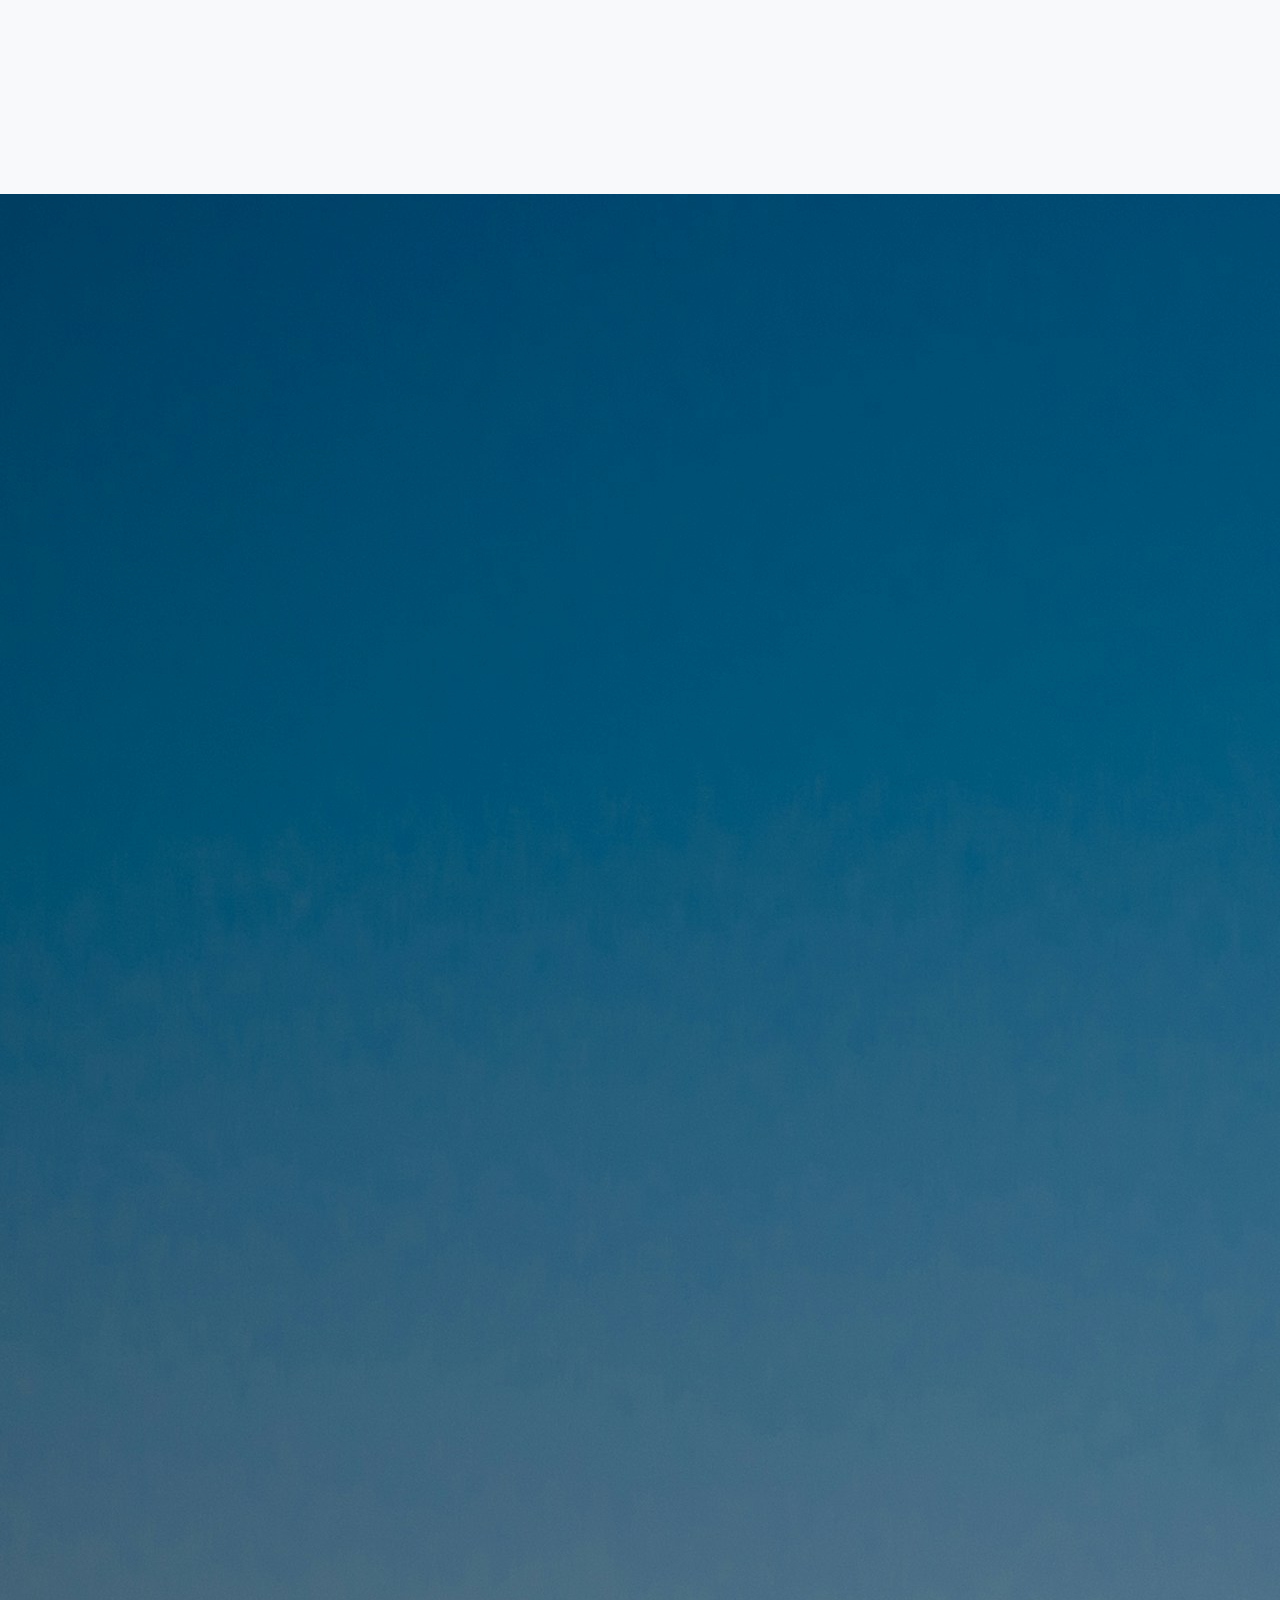
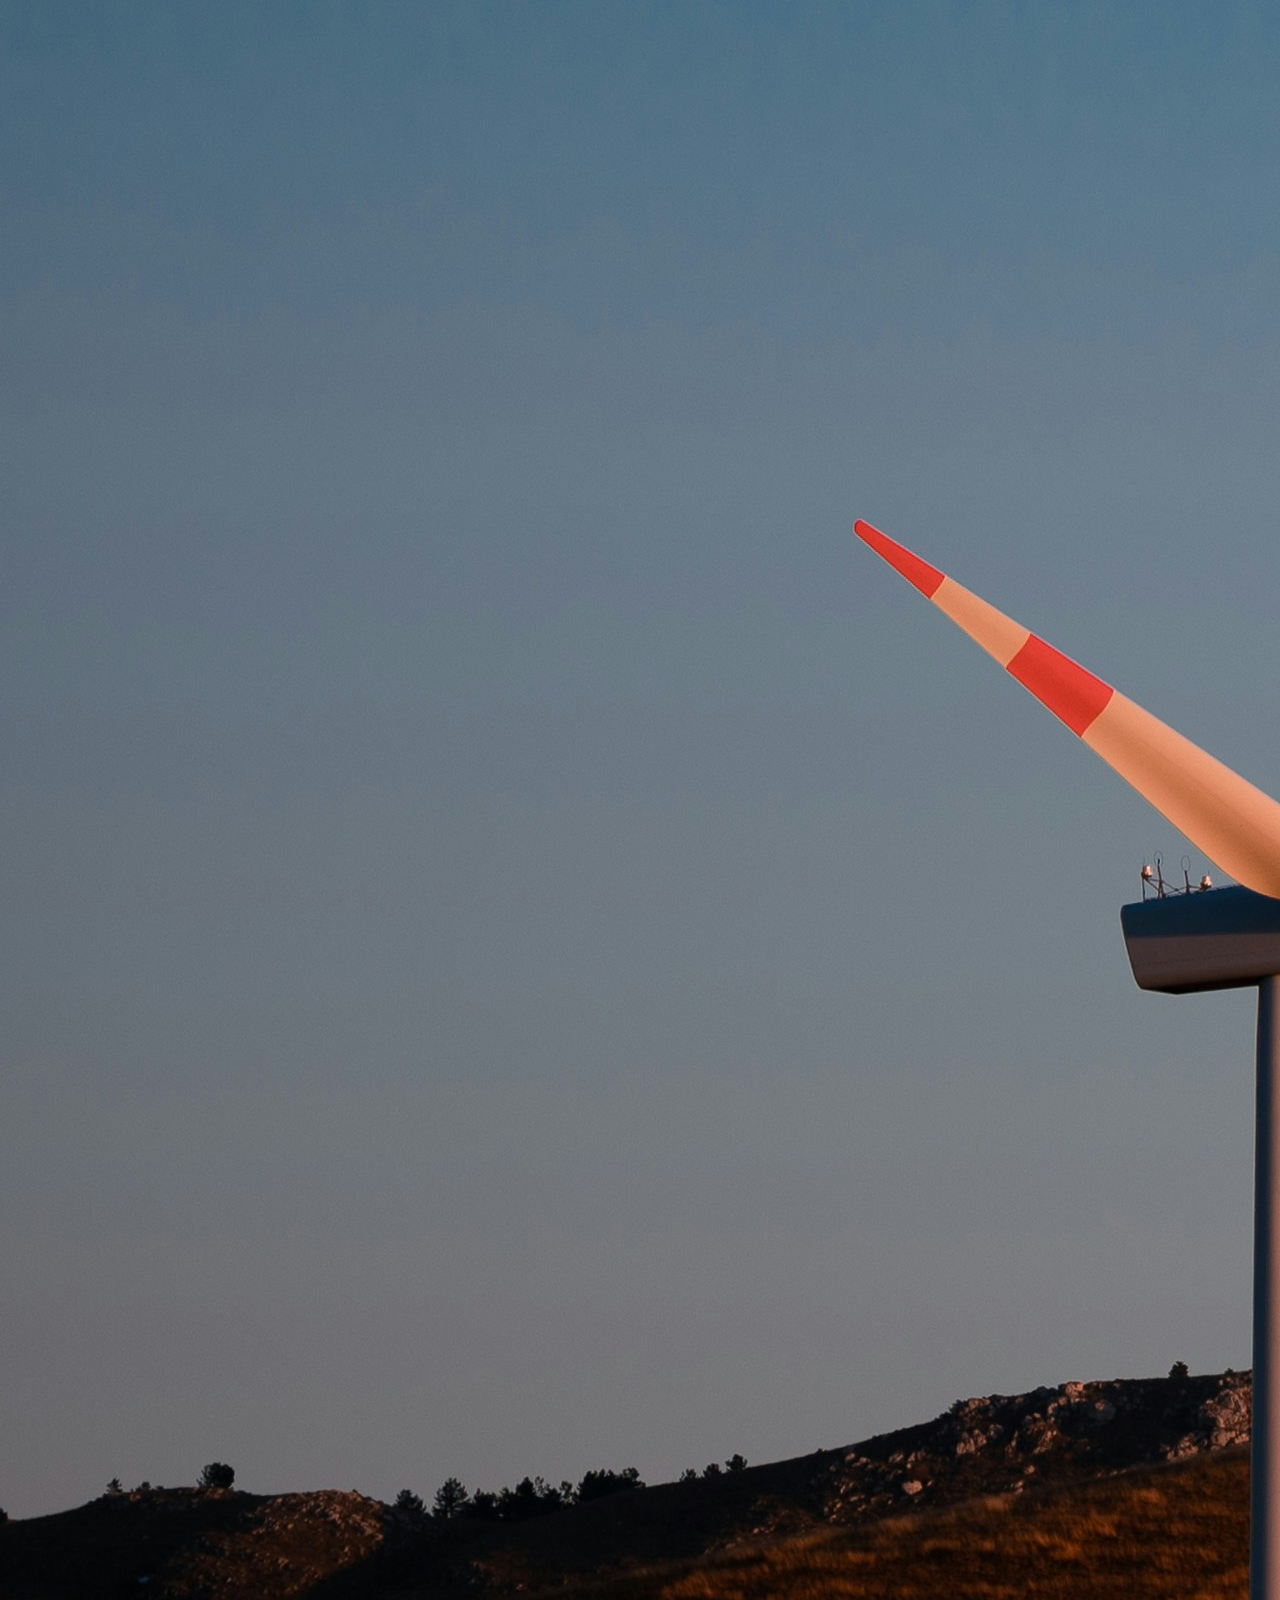
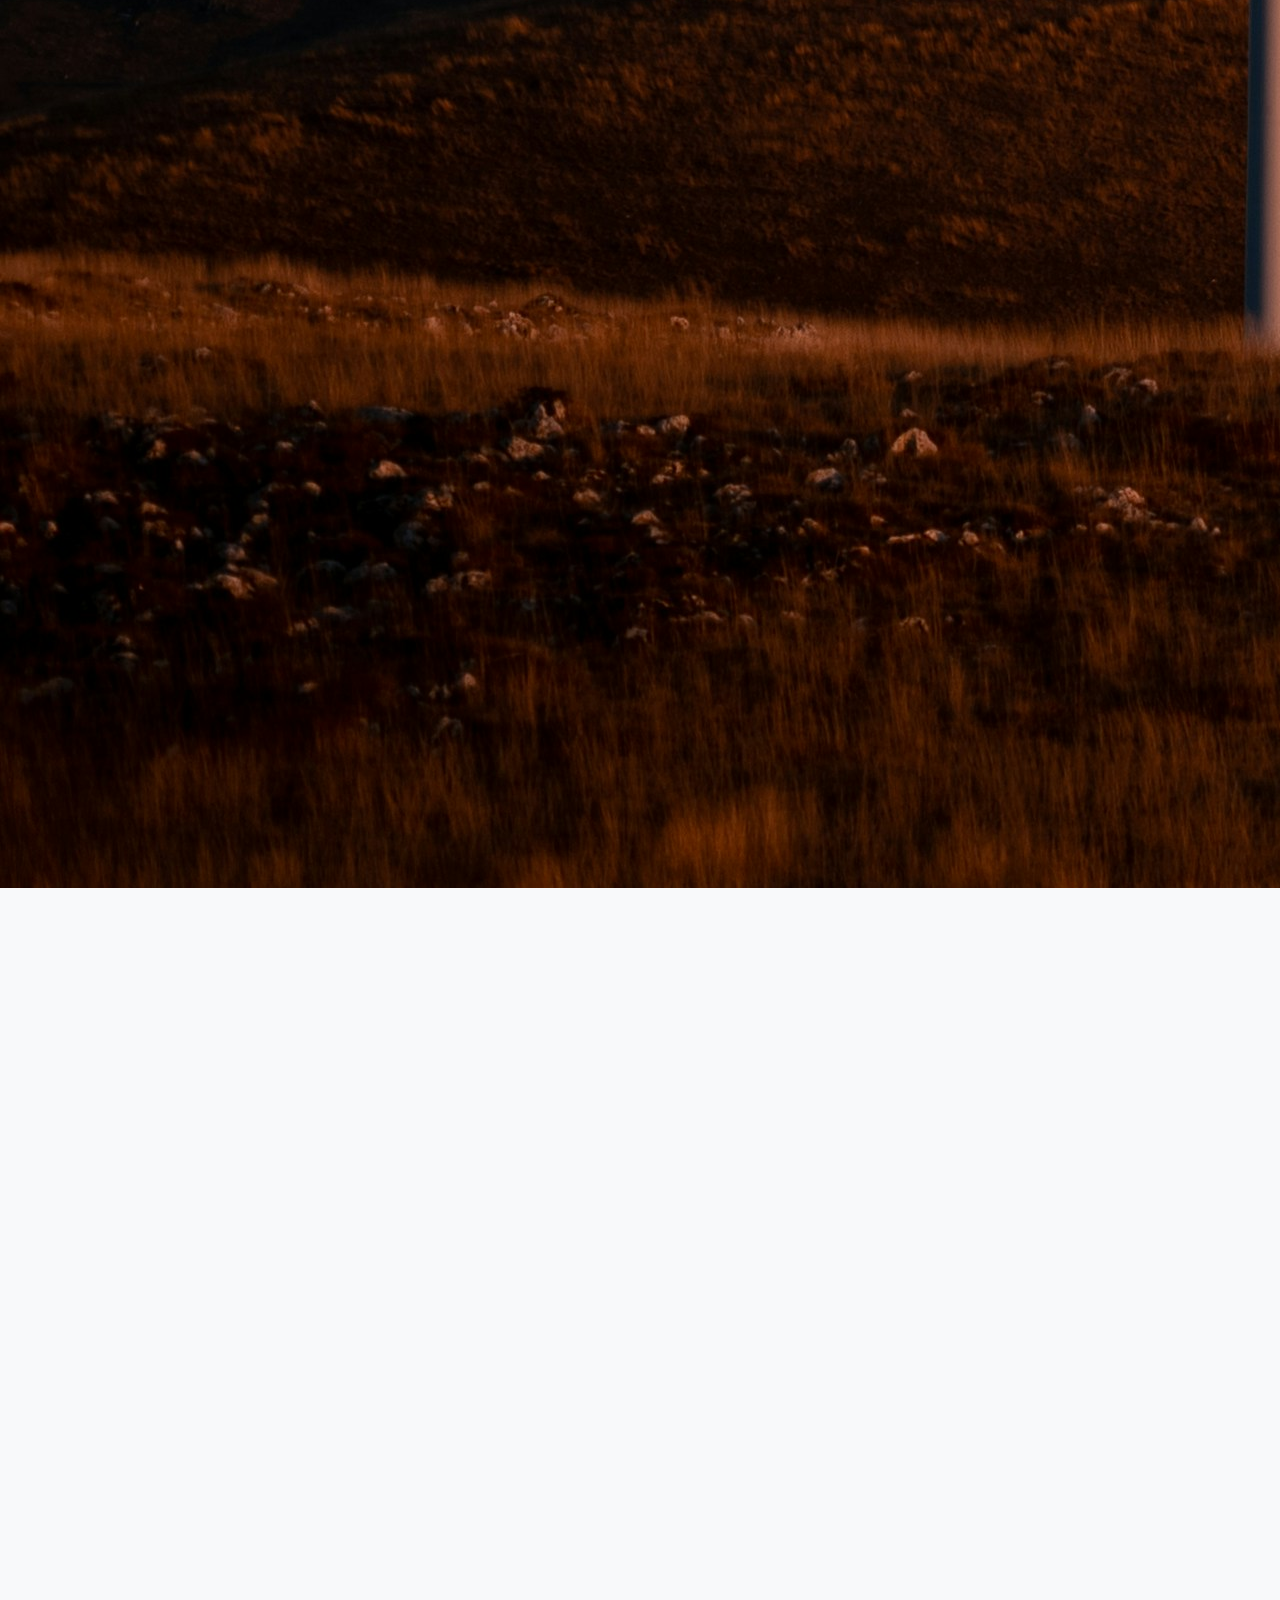
<file: energy.html>
<!DOCTYPE html>
<html lang="ar" dir="rtl">

<head>
    <meta charset="UTF-8">
    <meta name="viewport" content="width=device-width, initial-scale=1.0">
    <meta name="description"
        content="حلول الاتصالات الفضائية VSAT لقطاع الطاقة والتعدين وحقول النفط والغاز في المواقع النائية من Tech Sat بشراكة استراتيجية مع IEC Telecom.">
    <title>قطاع الطاقة والنفط والغاز | Tech Sat</title>
    <link rel="stylesheet" href="tech-sat.css">
</head>

<body>

    <div class="site-grid" aria-hidden="true"></div>

    <!--HEADER -->
    <header class="site-header" id="site-header">
        <nav class="navbar container" aria-label="التنقل الرئيسي">

            <a class="brand" href="index.html#hero" aria-label="Tech Sat - الرئيسية">
                <span class="brand-mark" aria-hidden="true">
                    <span></span>
                    <span></span>
                    <span></span>
                </span>

                <span class="brand-name">
                    Tech <b>Sat</b>
                </span>
            </a>

            <button class="menu-toggle" type="button" aria-label="فتح القائمة" aria-expanded="false"
                aria-controls="main-menu">
                <span></span>
                <span></span>
                <span></span>
            </button>

            <ul class="nav-links" id="main-menu">
                <li>
                    <a class="nav-link" href="index.html#hero">
                        الرئيسية
                    </a>
                </li>

                <li>
                    <a class="nav-link" href="index.html#about">
                        من نحن
                    </a>
                </li>

                <li>
                    <a class="nav-link" href="index.html#services">
                        الخدمات
                    </a>
                </li>

                <li>
                    <a class="nav-link active" href="index.html#industries">
                        القطاعات
                    </a>
                </li>

                <li>
                    <a class="nav-link" href="index.html#contact">
                        اتصل بنا
                    </a>
                </li>
            </ul>

            <div class="nav-actions">
                <button class="language-switch" type="button" aria-label="تبديل اللغة">
                    AR <span>/</span> EN
                </button>

                <a class="header-cta" href="index.html#contact">
                    اطلب عرض سعر
                    <span aria-hidden="true">↗</span>
                </a>
            </div>

        </nav>
    </header>

    <main>

        <!--SECTOR BANNER HERO-->
        <section class="sector-banner-hero" id="sector-hero">
            <img src="images/energey-hero.jpg" alt="محطة اتصالات فضائية VSAT وطاقة شمسية في حقول الطاقة والنفط"
                class="banner-bg" loading="eager">
            <div class="banner-overlay"></div>

            <div class="container">
                <div class="sector-banner-content reveal">



                    <div class="sector-badge">

                        حلول الطاقة، النفط، والغاز
                    </div>

                    <h1 class="sector-title">
                        اتصالات فضائية تعتمد عليها في <em>أقسى البيئات</em> وأبعد المواقع.
                    </h1>

                    <p class="sector-lead">
                        نوفر لشركات النفط والغاز والتعدين حلول VSAT واتصالات M2M فائقة الاعتمادية،
                        تربط منصات الحفر وخطوط الأنابيب ومحطات التوليد بمركز العمليات دون انقطاع.
                    </p>

                    <div class="sector-hero-actions">
                        <a class="btn-primary" href="#quote">
                            طلب حل لقطاع الطاقة
                            <span>←</span>
                        </a>

                        </a>
                    </div>
                </div>
            </div>
        </section>

        <!--CHALLENGES-->
        <section class="sector-challenges-section" id="challenges">
            <div class="container">

                <div class="section-heading reveal">
                    <div>
                        <div class="eyebrow dark">
                            <span class="eyebrow-line"></span>
                            تحديات الواقع الميداني
                        </div>
                        <h2>
                            لماذا تفشل الشبكات التقليدية في مواقع الطاقة؟
                        </h2>
                    </div>
                    <p>
                        تعمل منشآت الطاقة في تضاريس وعرة ومناطق معزولة تماماً عن شبكات الألياف البصرية
                        وأبراج الجوال، حيث يكلف أي انقطاع ملايين الدولارات ويعرض السلامة للخطر.
                    </p>
                </div>

                <div class="challenges-grid">

                    <!-- Challenge 1 -->
                    <article class="challenge-card reveal">
                        <span class="challenge-badge-warning">⚠ التحدي الأول</span>
                        <h3>المواقع المعزولة وانعدام البنية التحتية</h3>
                        <p>
                            تقع حقول النفط ومحطات التعدين في عمق الصحاري أو على السواحل البعيدة حيث لا توجد
                            تغطية خلوية أو خطوط فايبر، مما يجعل مد الشبكات السلكية مستحيلاً اقتصادياً وعملياً.
                        </p>
                        <div class="challenge-resolution">
                            <strong>حل Tech Sat الفضائي:</strong>
                            <span>محطات VSAT مستقلة ذاتية التغذية بالطاقة يتم تركيبها وتشغيلها في أي نقطة
                                جغرافية.</span>
                        </div>
                    </article>

                    <!-- Challenge 2 -->
                    <article class="challenge-card reveal">
                        <span class="challenge-badge-warning">⚠ التحدي الثاني</span>
                        <h3>قسوة المناخ وارتفاع درجات الحرارة</h3>
                        <p>
                            تتعرض المعدات في مواقع الإنتاج لعواصف رملية، غبار كثيف، ودرجات حرارة شديدة،
                            مما يؤدي لتلف الأجهزة التجارية وانقطاع الإشارة في أسوأ الأوقات.
                        </p>
                        <div class="challenge-resolution">
                            <strong>حل Tech Sat الفضائي:</strong>
                            <span>هوائيات ومودمات بدرجة حماية عسكرية IP67 مصممة خصيصاً لتحمل حرارة الصحراء والرطوبة
                                البحرية.</span>
                        </div>
                    </article>

                    <!-- Challenge 3 -->
                    <article class="challenge-card reveal">
                        <span class="challenge-badge-warning">⚠ التحدي الثالث</span>
                        <h3>حساسية بيانات SCADA واستمرارية الإنتاج</h3>
                        <p>
                            تتطلب صمامات الأنابيب، ضواغط الغاز، ومولدات الكهرباء نقل قراءات فورية بدون تأخير
                            لحماية المنشأة من التسرب أو الانفجار وتجنب توقف خطوط الإنتاج.
                        </p>
                        <div class="challenge-resolution">
                            <strong>حل Tech Sat الفضائي:</strong>
                            <span>نطاق ترددي مخصص (CIR) ومسارات نسخ احتياطي فورية عبر أنظمة L-band عند الطوارئ.</span>
                        </div>
                    </article>

                </div>

            </div>
        </section>

        <!--SOLUTIONS-->
        <section class="sector-solutions-section" id="solutions">
            <div class="container">

                <div class="section-heading light-heading reveal">
                    <div>
                        <div class="eyebrow">
                            <span class="eyebrow-line"></span>
                            حلول متكاملة ومصممة
                        </div>
                        <h2>
                            حزمة اتصالات شاملة <em>لقطاع الطاقة</em>
                        </h2>
                    </div>
                    <p>
                        نبتكر حلولاً مخصصة تجمع بين عتاد الاتصال الفضائي، وأنظمة الطاقة البديلة،
                        والإدارة الأمنية الشاملة لضمان كفاءة عملياتك.
                    </p>
                </div>

                <div class="solutions-grid">

                    <!-- Solution 1 -->
                    <div class="solution-box reveal">
                        <div class="sol-icon">📡</div>
                        <h3>محطات VSAT الثابتة للحقول والمخيمات</h3>
                        <p>
                            اتصال إنترنت عريض النطاق مستمر يربط مكاتب الحقل، غرف التحكم، ومخيمات الموظفين
                            مع شبكة المقر الرئيسي، مع دعم الاتصال الصوتي والفيديو.
                        </p>
                        <ul>
                            <li>سرعات تنزيل ورفع مخصصة غير مقيدة</li>
                            <li>توزيع شبكات Wi-Fi ميدانية واسعة التغطية للمخيمات</li>
                            <li>خدمة الهاتف الفضائي الصوتي VoIP بجودة نقية</li>
                            <li>نظام إدارة جودة الخدمة (QoS) لترتيب أولوية البيانات</li>
                        </ul>
                    </div>

                    <!-- Solution 2 -->
                    <div class="solution-box reveal">
                        <div class="sol-icon">⚙</div>
                        <h3>ربط أنظمة SCADA وإنترنت الأشياء (IoT / M2M)</h3>
                        <p>
                            أجهزة اتصال خفيفة واستهلاك طاقة فائق الانخفاض، مخصصة للمراقبة عن بعد
                            لآبار النفط والغاز، خطوط الأنابيب الممتدة لمئات الكيلومترات، ومحطات الكهرباء.
                        </p>
                        <ul>
                            <li>نقل لحظي لقراءات الضغط، التدفق، ودرجات الحرارة</li>
                            <li>التحكم عن بعد في صمامات الإغلاق التلقائي للطوارئ</li>
                            <li>استهلاك منخفض جداً للطاقة متوافق مع بطاريات شمسية صغيرة</li>
                            <li>بروتوكولات صناعية متوافقة: Modbus, DNP3, MQTT</li>
                        </ul>
                    </div>

                    <!-- Solution 3 -->
                    <div class="solution-box reveal">
                        <div class="sol-icon">🛡</div>
                        <h3>محطات الطوارئ والاتصال المتنقل (COW & Flyaway)</h3>
                        <p>
                            حقائب اتصال فضائي محمولة ومحطات سريعة النقل للفرق الجيولوجية، قوافل الحفر،
                            وفرق الصيانة المتنقلة التي تحتاج اتصالاً فورياً بمجرد فتح الحقيبة.
                        </p>
                        <ul>
                            <li>محطات Auto-Point توجه نفسها للأقمار تلقائياً خلال دقيقتين</li>
                            <li>أجهزة هاتف عبر الأقمار الصناعية Thuraya & Iridium</li>
                            <li>محطات BGAN محمولة في حقيبة ظهر مصفحة</li>
                            <li>بطاريات داخلية مدمجة تكفي ساعات عمل متواصلة</li>
                        </ul>
                    </div>

                </div>

            </div>
        </section>



        <!--USE CASES-->
        <section class="sector-use-cases-section">
            <div class="container">

                <div class="section-heading reveal">
                    <div>
                        <div class="eyebrow dark">
                            <span class="eyebrow-line"></span>
                            نماذج ميدانية
                        </div>
                        <h2>
                            سيناريوهات استخدام واقعية في <em>اليمن والمنطقة</em>
                        </h2>
                    </div>
                    <p>
                        تطبيقات حقيقية تبرهن على كفاءة حلول Tech Sat في تلبية الاحتياجات التشغيلية الصعبة.
                    </p>
                </div>

                <div class="use-case-grid">

                    <div class="use-case-card reveal">
                        <span class="uc-tag">حقول مأرب والمسيلة وشبوة</span>
                        <h4>ربط منصات الحفر والإنتاج النفطي</h4>
                        <p>
                            تجهيز حقول الاستكشاف بمنظومة VSAT رئيسية تدعم نقل البيانات الحيوية للمهندسين،
                            وتوفير شبكة اتصال صوتي وإنترنت للموظفين في المخيم لرفع الإنتاجية وراحة الفريق.
                        </p>
                    </div>

                    <div class="use-case-card reveal">
                        <span class="uc-tag">خطوط نقل النفط والغاز</span>
                        <h4>مراقبة الضغط والتسريب على مسافات شاسعة</h4>
                        <p>
                            تركيب محطات M2M منخفضة الطاقة على نقاط الصمامات ومحطات الضخ على طول مئات الكيلومترات
                            لإرسال تنبيهات لحظية فور حدوث أي انخفاض في الضغط أو محاولة تخريب.
                        </p>
                    </div>

                    <div class="use-case-card reveal">
                        <span class="uc-tag">محطات الطاقة الشمسية والتوليد</span>
                        <h4>الربط والمراقبة عن بعد للمحطات النائية</h4>
                        <p>
                            توصيل محطات توليد الكهرباء المنعزلة بمركز التحكم العام في المحافظة لمتابعة كفاءة
                            الألواح الشمسية والمحولات وجداول الأحمال الكهربائية على مدار اللحظة.
                        </p>
                    </div>

                </div>

            </div>
        </section>



    </main>
      <!-- CTA -->

<section class="cta-section section" id="contact">
  <div class="container">
    <div class="cta-content">
      <p class="kicker">تواصل معنا</p>

      <h2>هل تحتاج إلى اتصال<br>يتجاوز حدود الشبكة؟</h2>

      <p>
        أخبرنا بموقع عملك وما تحتاجه للبقاء على اتصال.
        سنساعدك في العثور على حل الاتصالات عبر الأقمار الصناعية
        المناسب لاحتياجاتك.
      </p>

      <div style="margin-top: var(--space-xl);">
        <div class="footer-contact-item" style="margin-bottom: 0.75rem;">
          <svg viewBox="0 0 24 24">
            <path
              d="M22 16.92v3a2 2 0 01-2.18 2 19.79 19.79 0 01-8.63-3.07 19.5 19.5 0 01-6-6 19.79 19.79 0 01-3.07-8.67A2 2 0 014.11 2h3a2 2 0 012 1.72c.127.96.361 1.903.7 2.81a2 2 0 01-.45 2.11L8.09 9.91a16 16 0 006 6l1.27-1.27a2 2 0 012.11-.45c.907.339 1.85.573 2.81.7A2 2 0 0122 16.92z" />
          </svg>
          <span style="color: rgba(255,255,255,0.7);">00967-2-396056</span>
        </div>

        <div class="footer-contact-item" style="margin-bottom: 0.75rem;">
          <svg viewBox="0 0 24 24">
            <path d="M4 4h16c1.1 0 2 .9 2 2v12c0 1.1-.9 2-2 2H4c-1.1 0-2-.9-2-2V6c0-1.1.9-2 2-2z" />
            <polyline points="22,6 12,13 2,6" />
          </svg>
          <span style="color: rgba(255,255,255,0.7);">info@tech-sat.com</span>
        </div>

        <div class="footer-contact-item">
          <svg viewBox="0 0 24 24">
            <path d="M21 10c0 7-9 13-9 13s-9-6-9-13a9 9 0 0118 0z" />
            <circle cx="12" cy="10" r="3" />
          </svg>
          <span style="color: rgba(255,255,255,0.7);">عدن، اليمن</span>
        </div>
      </div>
    </div>

    <div class="contact-form reveal">
      <form id="contactForm" action="#" method="POST" novalidate>
        <div class="form-grid">

          <div class="form-group">
            <label for="contact-name">الاسم الكامل</label>
            <input
              type="text"
              id="contact-name"
              name="name"
              placeholder="اسمك"
              required>
          </div>

          <div class="form-group">
            <label for="contact-company">الشركة / المؤسسة</label>
            <input
              type="text"
              id="contact-company"
              name="company"
              placeholder="اسم الشركة">
          </div>

          <div class="form-group">
            <label for="contact-email">البريد الإلكتروني</label>
            <input
              type="email"
              id="contact-email"
              name="email"
              placeholder="your@email.com"
              required>
          </div>

          <div class="form-group">
            <label for="contact-phone">رقم الهاتف</label>
            <input
              type="tel"
              id="contact-phone"
              name="phone"
              placeholder="+967 ...">
          </div>

          <div class="form-group">
            <label for="contact-service">الخدمة المطلوبة</label>
            <select id="contact-service" name="service">
              <option value="" disabled selected>اختر الخدمة</option>
              <option value="vsat">إنترنت VSAT عريض النطاق</option>
              <option value="bgan">BGAN / محطة طرفية محمولة</option>
              <option value="voice">اتصالات صوتية / هاتف عبر الأقمار الصناعية</option>
              <option value="tracking">التتبع والبيانات / إنترنت الأشياء (IoT)</option>
              <option value="remote">الاتصال بالمناطق النائية</option>
              <option value="other">أخرى / لست متأكدًا</option>
            </select>
          </div>

          <div class="form-group">
            <label for="contact-location">الموقع / المنطقة</label>
            <input
              type="text"
              id="contact-location"
              name="location"
              placeholder="أين تحتاج إلى التغطية؟">
          </div>

          <div class="form-group full-width">
            <label for="contact-message">الرسالة</label>
            <textarea
              id="contact-message"
              name="message"
              rows="4"
              placeholder="أخبرنا عن احتياجاتك من خدمات الاتصال..."></textarea>
          </div>

          <!-- حقل مخفي لمكافحة الرسائل المزعجة -->
          <div class="form-honey" aria-hidden="true">
            <label for="contact-website">الموقع الإلكتروني</label>
            <input
              type="text"
              id="contact-website"
              name="website"
              tabindex="-1"
              autocomplete="off">
          </div>

        </div>

        <div class="form-submit">
          <button type="submit" class="btn btn--primary">
            إرسال الرسالة <span class="btn-arrow">→</span>
          </button>
        </div>
      </form>
    </div>
  </div>

  <!-- زخرفة الخلفية -->
  <svg
    class="cta-bg-decoration"
    viewBox="0 0 600 800"
    xmlns="http://www.w3.org/2000/svg"
    aria-hidden="true">

    <circle
      cx="300"
      cy="400"
      r="250"
      fill="none"
      stroke="#BF0603"
      stroke-width="0.5"
      stroke-dasharray="4 8" />

    <circle
      cx="300"
      cy="400"
      r="180"
      fill="none"
      stroke="#BF0603"
      stroke-width="0.5"
      stroke-dasharray="4 8" />

    <circle
      cx="300"
      cy="400"
      r="110"
      fill="none"
      stroke="#BF0603"
      stroke-width="0.5" />

    <line
      x1="300"
      y1="100"
      x2="300"
      y2="700"
      stroke="#BF0603"
      stroke-width="0.3"
      stroke-dasharray="2 6" />

    <line
      x1="50"
      y1="400"
      x2="550"
      y2="400"
      stroke="#BF0603"
      stroke-width="0.3"
      stroke-dasharray="2 6" />
  </svg>
</section>

     

    <!--FOOTER-->
    <footer class="site-footer">

        <div class="container footer-grid">

            <div class="footer-brand">

                <a class="brand" href="index.html">

                    <span class="brand-mark" aria-hidden="true">
                        <span></span>
                        <span></span>
                        <span></span>
                    </span>

                    <span class="brand-name">
                        Tech <b>Sat</b>
                    </span>

                </a>

                <p>
                    نصل إليك حيث لا تصل الشبكات التقليدية.
                </p>

            </div>

            <div>
                <h3>روابط سريعة</h3>

                <ul>
                    <li>
                        <a href="index.html#hero">الرئيسية</a>
                    </li>
                    <li>
                        <a href="index.html#about">من نحن</a>
                    </li>
                    <li>
                        <a href="index.html#services">الخدمات</a>
                    </li>
                    <li>
                        <a href="index.html#industries">القطاعات</a>
                    </li>
                    <li>
                        <a href="index.html#contact">اتصل بنا</a>
                    </li>
                </ul>
            </div>

            <div>
                <h3>تواصل معنا</h3>

                <p>hello@techsat.example</p>

                <p dir="ltr">
                    +967 000 000 000
                </p>

                <p>
                    صنعاء، اليمن
                </p>
            </div>

            <div class="footer-support">
                <span>الدعم والمبيعات</span>
                <strong>24/7</strong>
                <small>نحن هنا عندما تحتاجنا</small>
            </div>

        </div>

        <div class="container footer-bottom">

            <span>
                © 2026 Tech Sat. جميع الحقوق محفوظة.
            </span>

            <span>
                اتصالات تبني المستقبل.
            </span>

        </div>

    </footer>

    <!--UI ELEMENTS-->
    <div class="site-toast" role="status" aria-live="polite"></div>

    <button class="back-to-top" type="button" aria-label="العودة إلى أعلى الصفحة">↑</button>

    <!--JAVASCRIPT-->
    <script src="tech-sat.js"></script>

</body>

</html>
</file>
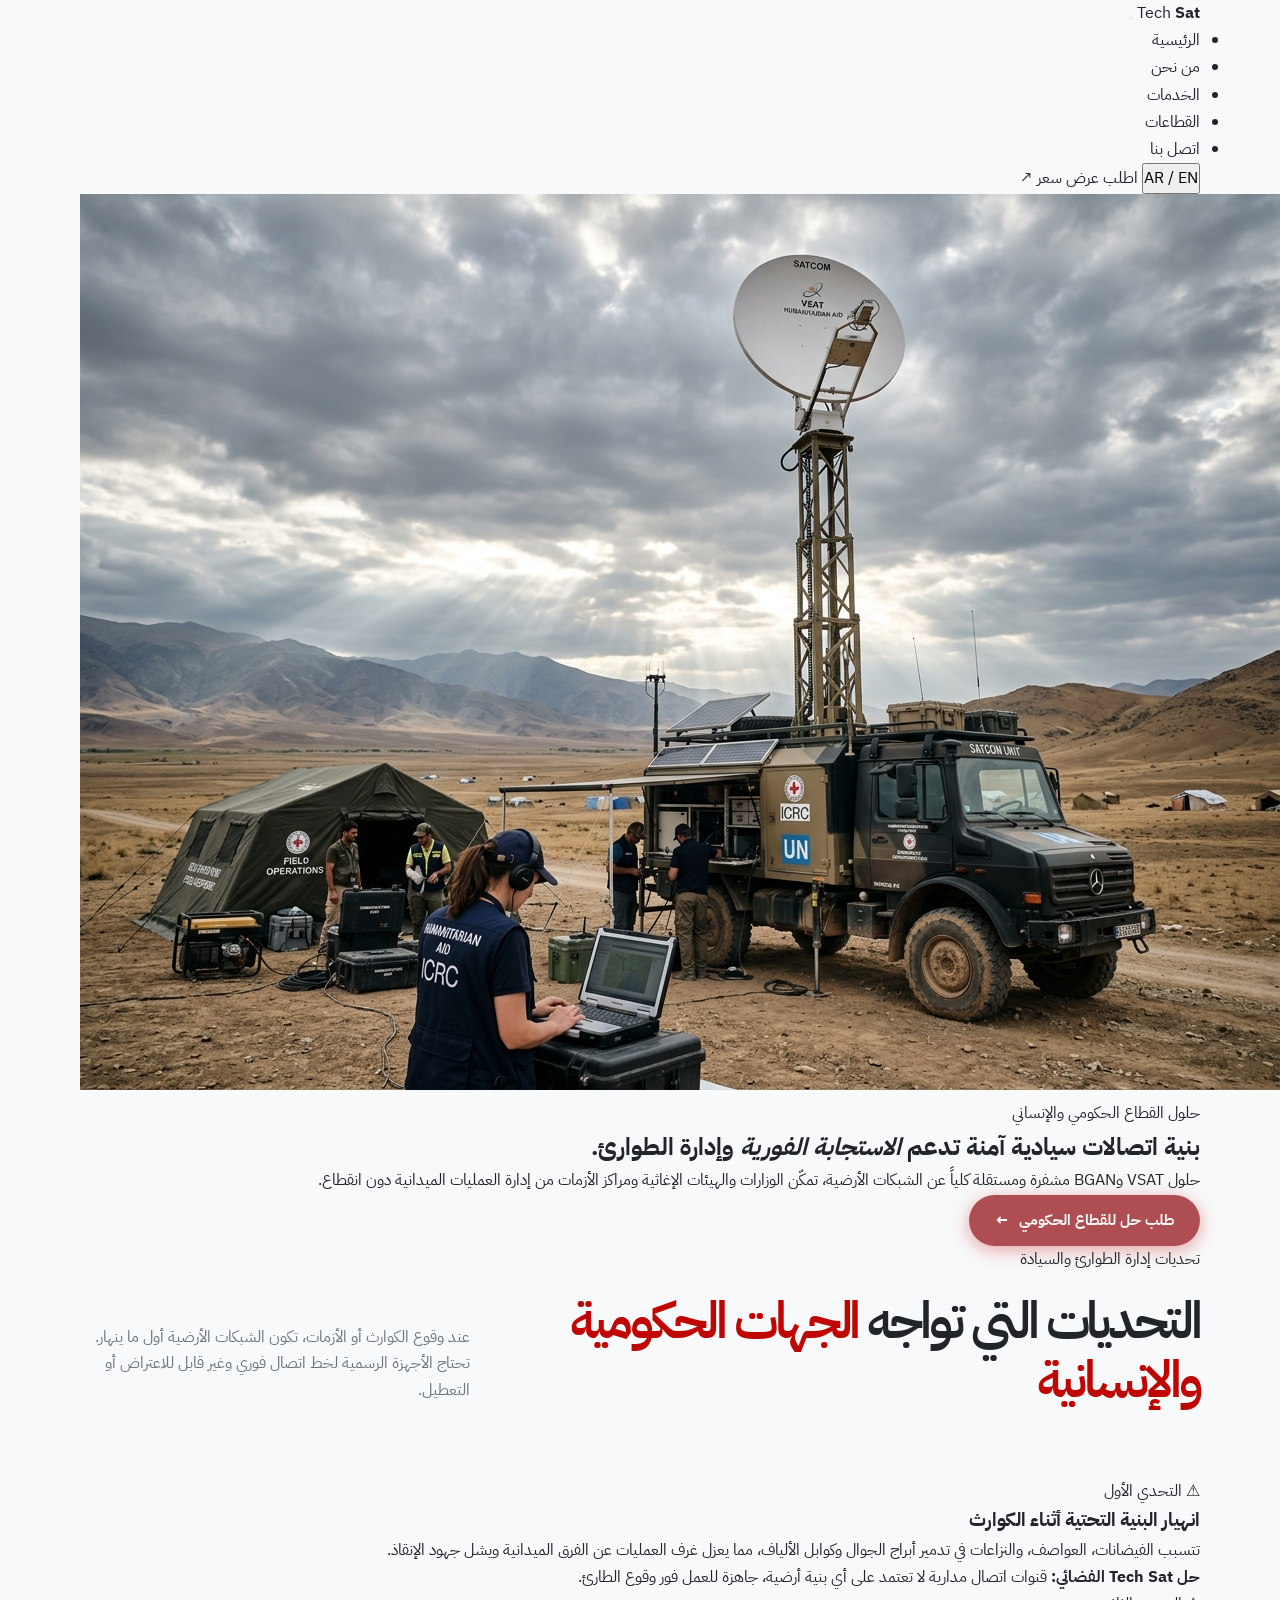
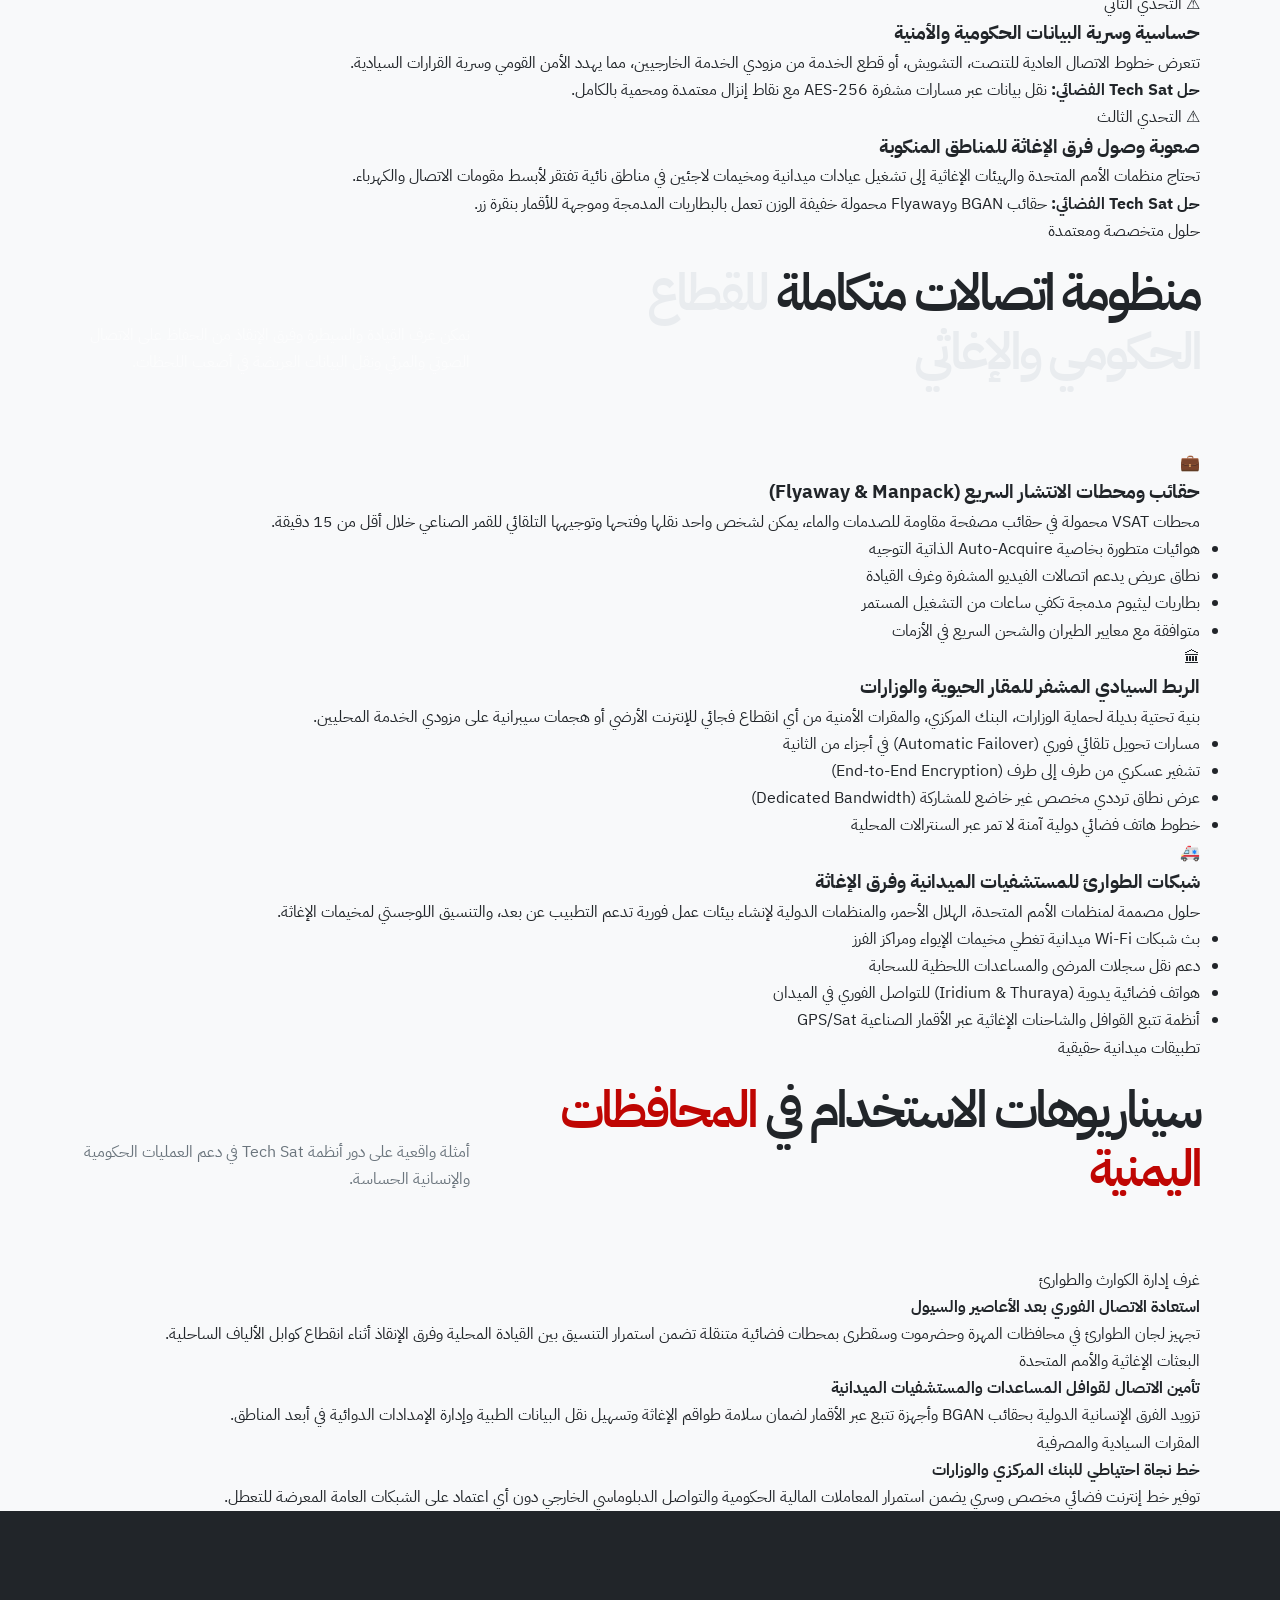
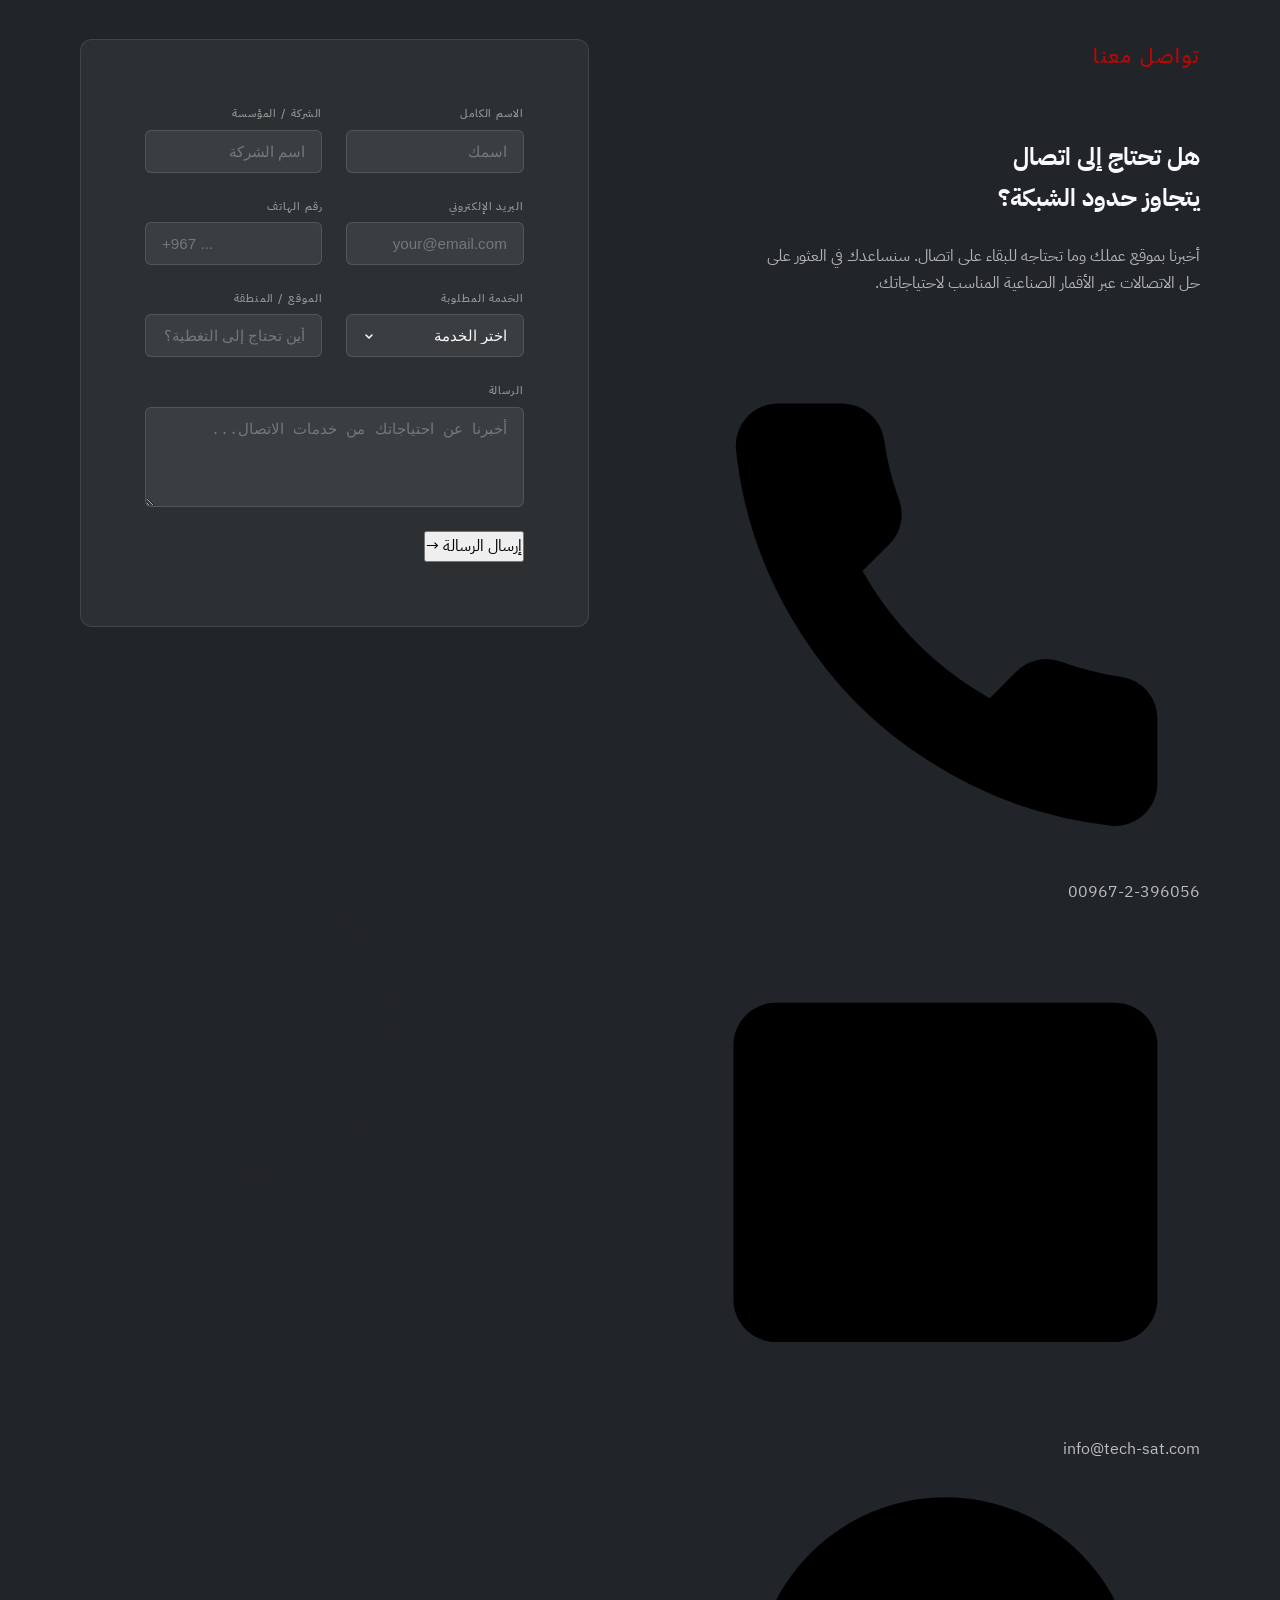
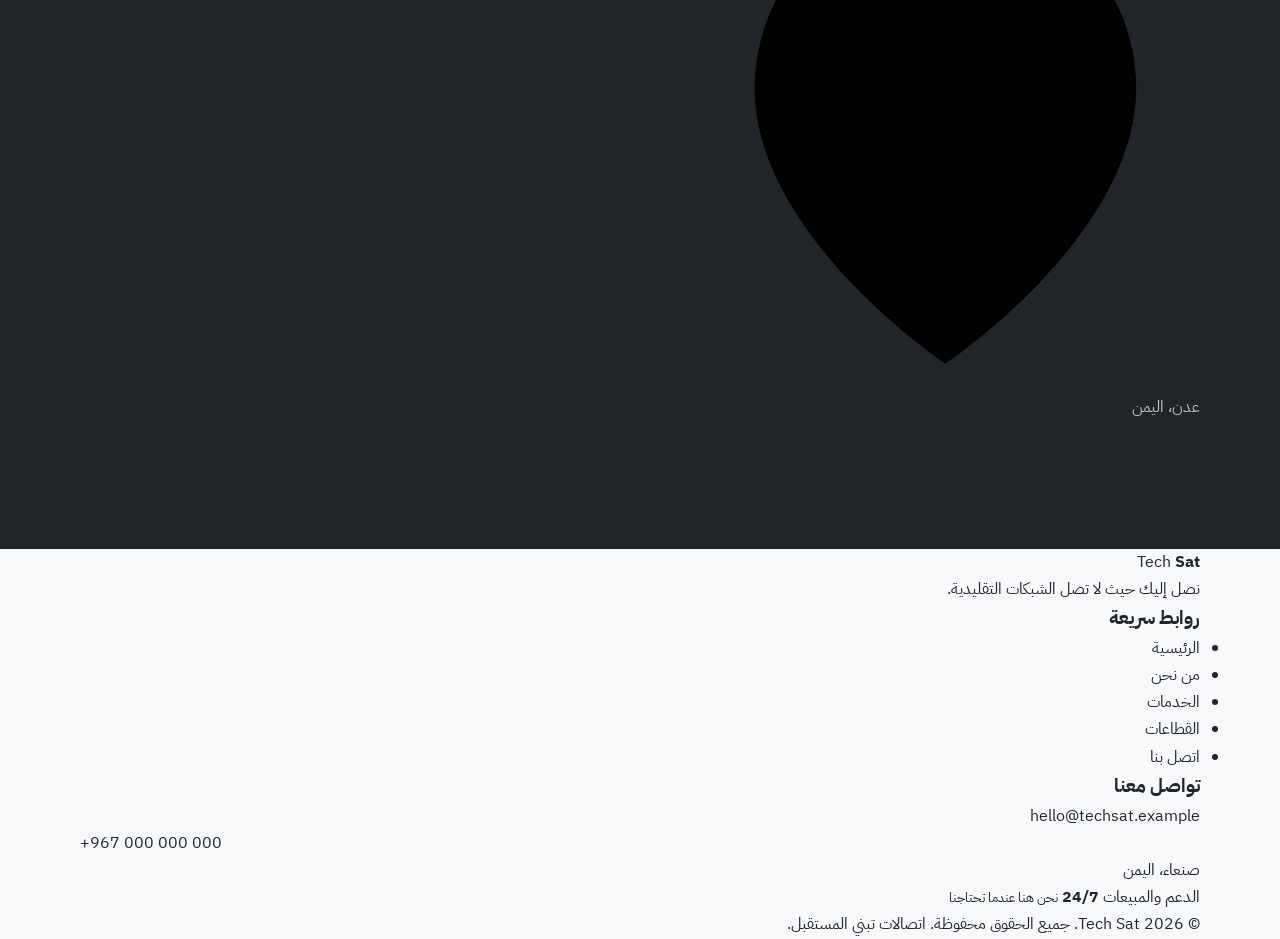
<file: government.html>
<!DOCTYPE html>
<html lang="ar" dir="rtl">

<head>
    <meta charset="UTF-8">
    <meta name="viewport" content="width=device-width, initial-scale=1.0">
    <meta name="description"
        content="حلول الاتصالات الفضائية السيادية والمشفرة للقطاع الحكومي، الدفاع المدني، والمنظمات الإنسانية من Tech Sat بالشراكة مع IEC Telecom.">
    <title>القطاع الحكومي  | Tech Sat</title>
    <link rel="stylesheet" href="tech-sat.css">
</head>

<body>

    <div class="site-grid" aria-hidden="true"></div>

    <!--  HEADER  -->
    <header class="site-header" id="site-header">
        <nav class="navbar container" aria-label="التنقل الرئيسي">

            <a class="brand" href="index.html#hero" aria-label="Tech Sat - الرئيسية">
                <span class="brand-mark" aria-hidden="true">
                    <span></span>
                    <span></span>
                    <span></span>
                </span>

                <span class="brand-name">
                    Tech <b>Sat</b>
                </span>
            </a>

            <button class="menu-toggle" type="button" aria-label="فتح القائمة" aria-expanded="false"
                aria-controls="main-menu">
                <span></span>
                <span></span>
                <span></span>
            </button>

            <ul class="nav-links" id="main-menu">
                <li>
                    <a class="nav-link" href="index.html#hero">
                        الرئيسية
                    </a>
                </li>

                <li>
                    <a class="nav-link" href="index.html#about">
                        من نحن
                    </a>
                </li>

                <li>
                    <a class="nav-link" href="index.html#services">
                        الخدمات
                    </a>
                </li>

                <li>
                    <a class="nav-link active" href="index.html#industries">
                        القطاعات
                    </a>
                </li>

                <li>
                    <a class="nav-link" href="index.html#contact">
                        اتصل بنا
                    </a>
                </li>
            </ul>

            <div class="nav-actions">
                <button class="language-switch" type="button" aria-label="تبديل اللغة">
                    AR <span>/</span> EN
                </button>

                <a class="header-cta" href="index.html#contact">
                    اطلب عرض سعر
                    <span aria-hidden="true">↗</span>
                </a>
            </div>

        </nav>
    </header>

    <main>

        <!--  SECTOR BANNER HERO  -->
        <section class="sector-banner-hero" id="sector-hero">
            <img src="images/government-hero.jpg"
                alt="محطة اتصالات فضائية طارئة لفرق الإغاثة والعمليات الحكومية الميدانية" class="banner-bg"
                loading="eager">
            <div class="banner-overlay"></div>

            <div class="container">
                <div class="sector-banner-content reveal">


                    <div class="sector-badge">

                        حلول القطاع الحكومي والإنساني
                    </div>

                    <h1 class="sector-title">
                        بنية اتصالات سيادية آمنة تدعم <em>الاستجابة الفورية</em> وإدارة الطوارئ.
                    </h1>

                    <p class="sector-lead">
                        حلول VSAT وBGAN مشفرة ومستقلة كلياً عن الشبكات الأرضية، تمكّن الوزارات
                        والهيئات الإغاثية ومراكز الأزمات من إدارة العمليات الميدانية دون انقطاع.
                    </p>

                    <div class="sector-hero-actions">
                        <a class="btn-primary" href="#quote">
                            طلب حل للقطاع الحكومي
                            <span>←</span>
                        </a>

                    </div>



                </div>
            </div>
        </section>

        <!--  CHALLENGES  -->
        <section class="sector-challenges-section" id="challenges">
            <div class="container">

                <div class="section-heading reveal">
                    <div>
                        <div class="eyebrow dark">
                            <span class="eyebrow-line"></span>
                            تحديات إدارة الطوارئ والسيادة
                        </div>
                        <h2>
                            التحديات التي تواجه <em>الجهات الحكومية والإنسانية</em>
                        </h2>
                    </div>
                    <p>
                        عند وقوع الكوارث أو الأزمات، تكون الشبكات الأرضية أول ما ينهار. تحتاج الأجهزة
                        الرسمية لخط اتصال فوري وغير قابل للاعتراض أو التعطيل.
                    </p>
                </div>

                <div class="challenges-grid">

                    <!-- Challenge 1 -->
                    <article class="challenge-card reveal">
                        <span class="challenge-badge-warning">⚠ التحدي الأول</span>
                        <h3>انهيار البنية التحتية أثناء الكوارث</h3>
                        <p>
                            تتسبب الفيضانات، العواصف، والنزاعات في تدمير أبراج الجوال وكوابل الألياف،
                            مما يعزل غرف العمليات عن الفرق الميدانية ويشل جهود الإنقاذ.
                        </p>
                        <div class="challenge-resolution">
                            <strong>حل Tech Sat الفضائي:</strong>
                            <span>قنوات اتصال مدارية لا تعتمد على أي بنية أرضية، جاهزة للعمل فور وقوع الطارئ.</span>
                        </div>
                    </article>

                    <!-- Challenge 2 -->
                    <article class="challenge-card reveal">
                        <span class="challenge-badge-warning">⚠ التحدي الثاني</span>
                        <h3>حساسية وسرية البيانات الحكومية والأمنية</h3>
                        <p>
                            تتعرض خطوط الاتصال العادية للتنصت، التشويش، أو قطع الخدمة من مزودي الخدمة
                            الخارجيين، مما يهدد الأمن القومي وسرية القرارات السيادية.
                        </p>
                        <div class="challenge-resolution">
                            <strong>حل Tech Sat الفضائي:</strong>
                            <span>نقل بيانات عبر مسارات مشفرة AES-256 مع نقاط إنزال معتمدة ومحمية بالكامل.</span>
                        </div>
                    </article>

                    <!-- Challenge 3 -->
                    <article class="challenge-card reveal">
                        <span class="challenge-badge-warning">⚠ التحدي الثالث</span>
                        <h3>صعوبة وصول فرق الإغاثة للمناطق المنكوبة</h3>
                        <p>
                            تحتاج منظمات الأمم المتحدة والهيئات الإغاثية إلى تشغيل عيادات ميدانية ومخيمات
                            لاجئين في مناطق نائية تفتقر لأبسط مقومات الاتصال والكهرباء.
                        </p>
                        <div class="challenge-resolution">
                            <strong>حل Tech Sat الفضائي:</strong>
                            <span>حقائب BGAN وFlyaway محمولة خفيفة الوزن تعمل بالبطاريات المدمجة وموجهة للأقمار بنقرة
                                زر.</span>
                        </div>
                    </article>

                </div>

            </div>
        </section>

        <!--  SOLUTIONS  -->
        <section class="sector-solutions-section" id="solutions">
            <div class="container">

                <div class="section-heading light-heading reveal">
                    <div>
                        <div class="eyebrow">
                            <span class="eyebrow-line"></span>
                            حلول متخصصة ومعتمدة
                        </div>
                        <h2>
                            منظومة اتصالات متكاملة <em>للقطاع الحكومي والإغاثي</em>
                        </h2>
                    </div>
                    <p>
                        نمكن غرف القيادة والسيطرة وفرق الإنقاذ من الحفاظ على الاتصال الصوتي والمرئي
                        ونقل البيانات العريضة في أصعب اللحظات.
                    </p>
                </div>

                <div class="solutions-grid">

                    <!-- Solution 1 -->
                    <div class="solution-box reveal">
                        <div class="sol-icon">💼</div>
                        <h3>حقائب ومحطات الانتشار السريع (Flyaway & Manpack)</h3>
                        <p>
                            محطات VSAT محمولة في حقائب مصفحة مقاومة للصدمات والماء، يمكن لشخص واحد
                            نقلها وفتحها وتوجيهها التلقائي للقمر الصناعي خلال أقل من 15 دقيقة.
                        </p>
                        <ul>
                            <li>هوائيات متطورة بخاصية Auto-Acquire الذاتية التوجيه</li>
                            <li>نطاق عريض يدعم اتصالات الفيديو المشفرة وغرف القيادة</li>
                            <li>بطاريات ليثيوم مدمجة تكفي ساعات من التشغيل المستمر</li>
                            <li>متوافقة مع معايير الطيران والشحن السريع في الأزمات</li>
                        </ul>
                    </div>

                    <!-- Solution 2 -->
                    <div class="solution-box reveal">
                        <div class="sol-icon">🏛</div>
                        <h3>الربط السيادي المشفر للمقار الحيوية والوزارات</h3>
                        <p>
                            بنية تحتية بديلة لحماية الوزارات، البنك المركزي، والمقرات الأمنية من أي
                            انقطاع فجائي للإنترنت الأرضي أو هجمات سيبرانية على مزودي الخدمة المحليين.
                        </p>
                        <ul>
                            <li>مسارات تحويل تلقائي فوري (Automatic Failover) في أجزاء من الثانية</li>
                            <li>تشفير عسكري من طرف إلى طرف (End-to-End Encryption)</li>
                            <li>عرض نطاق ترددي مخصص غير خاضع للمشاركة (Dedicated Bandwidth)</li>
                            <li>خطوط هاتف فضائي دولية آمنة لا تمر عبر السنترالات المحلية</li>
                        </ul>
                    </div>

                    <!-- Solution 3 -->
                    <div class="solution-box reveal">
                        <div class="sol-icon">🚑</div>
                        <h3>شبكات الطوارئ للمستشفيات الميدانية وفرق الإغاثة</h3>
                        <p>
                            حلول مصممة لمنظمات الأمم المتحدة، الهلال الأحمر، والمنظمات الدولية لإنشاء
                            بيئات عمل فورية تدعم التطبيب عن بعد، والتنسيق اللوجستي لمخيمات الإغاثة.
                        </p>
                        <ul>
                            <li>بث شبكات Wi-Fi ميدانية تغطي مخيمات الإيواء ومراكز الفرز</li>
                            <li>دعم نقل سجلات المرضى والمساعدات اللحظية للسحابة</li>
                            <li>هواتف فضائية يدوية (Iridium & Thuraya) للتواصل الفوري في الميدان</li>
                            <li>أنظمة تتبع القوافل والشاحنات الإغاثية عبر الأقمار الصناعية GPS/Sat</li>
                        </ul>
                    </div>

                </div>

            </div>
        </section>



        <!--  USE CASES  -->
        <section class="sector-use-cases-section">
            <div class="container">

                <div class="section-heading reveal">
                    <div>
                        <div class="eyebrow dark">
                            <span class="eyebrow-line"></span>
                            تطبيقات ميدانية حقيقية
                        </div>
                        <h2>
                            سيناريوهات الاستخدام في <em>المحافظات اليمنية</em>
                        </h2>
                    </div>
                    <p>
                        أمثلة واقعية على دور أنظمة Tech Sat في دعم العمليات الحكومية والإنسانية الحساسة.
                    </p>
                </div>

                <div class="use-case-grid">

                    <div class="use-case-card reveal">
                        <span class="uc-tag">غرف إدارة الكوارث والطوارئ</span>
                        <h4>استعادة الاتصال الفوري بعد الأعاصير والسيول</h4>
                        <p>
                            تجهيز لجان الطوارئ في محافظات المهرة وحضرموت وسقطرى بمحطات فضائية متنقلة تضمن
                            استمرار التنسيق بين القيادة المحلية وفرق الإنقاذ أثناء انقطاع كوابل الألياف الساحلية.
                        </p>
                    </div>

                    <div class="use-case-card reveal">
                        <span class="uc-tag">البعثات الإغاثية والأمم المتحدة</span>
                        <h4>تأمين الاتصال لقوافل المساعدات والمستشفيات الميدانية</h4>
                        <p>
                            تزويد الفرق الإنسانية الدولية بحقائب BGAN وأجهزة تتبع عبر الأقمار لضمان سلامة
                            طواقم الإغاثة وتسهيل نقل البيانات الطبية وإدارة الإمدادات الدوائية في أبعد المناطق.
                        </p>
                    </div>

                    <div class="use-case-card reveal">
                        <span class="uc-tag">المقرات السيادية والمصرفية</span>
                        <h4>خط نجاة احتياطي للبنك المركزي والوزارات</h4>
                        <p>
                            توفير خط إنترنت فضائي مخصص وسري يضمن استمرار المعاملات المالية الحكومية والتواصل
                            الدبلوماسي الخارجي دون أي اعتماد على الشبكات العامة المعرضة للتعطل.
                        </p>
                    </div>

                </div>

            </div>
        </section>

    </main>

     <!-- CTA -->

<section class="cta-section section" id="contact">
  <div class="container">
    <div class="cta-content">
      <p class="kicker">تواصل معنا</p>

      <h2>هل تحتاج إلى اتصال<br>يتجاوز حدود الشبكة؟</h2>

      <p>
        أخبرنا بموقع عملك وما تحتاجه للبقاء على اتصال.
        سنساعدك في العثور على حل الاتصالات عبر الأقمار الصناعية
        المناسب لاحتياجاتك.
      </p>

      <div style="margin-top: var(--space-xl);">
        <div class="footer-contact-item" style="margin-bottom: 0.75rem;">
          <svg viewBox="0 0 24 24">
            <path
              d="M22 16.92v3a2 2 0 01-2.18 2 19.79 19.79 0 01-8.63-3.07 19.5 19.5 0 01-6-6 19.79 19.79 0 01-3.07-8.67A2 2 0 014.11 2h3a2 2 0 012 1.72c.127.96.361 1.903.7 2.81a2 2 0 01-.45 2.11L8.09 9.91a16 16 0 006 6l1.27-1.27a2 2 0 012.11-.45c.907.339 1.85.573 2.81.7A2 2 0 0122 16.92z" />
          </svg>
          <span style="color: rgba(255,255,255,0.7);">00967-2-396056</span>
        </div>

        <div class="footer-contact-item" style="margin-bottom: 0.75rem;">
          <svg viewBox="0 0 24 24">
            <path d="M4 4h16c1.1 0 2 .9 2 2v12c0 1.1-.9 2-2 2H4c-1.1 0-2-.9-2-2V6c0-1.1.9-2 2-2z" />
            <polyline points="22,6 12,13 2,6" />
          </svg>
          <span style="color: rgba(255,255,255,0.7);">info@tech-sat.com</span>
        </div>

        <div class="footer-contact-item">
          <svg viewBox="0 0 24 24">
            <path d="M21 10c0 7-9 13-9 13s-9-6-9-13a9 9 0 0118 0z" />
            <circle cx="12" cy="10" r="3" />
          </svg>
          <span style="color: rgba(255,255,255,0.7);">عدن، اليمن</span>
        </div>
      </div>
    </div>

    <div class="contact-form reveal">
      <form id="contactForm" action="#" method="POST" novalidate>
        <div class="form-grid">

          <div class="form-group">
            <label for="contact-name">الاسم الكامل</label>
            <input
              type="text"
              id="contact-name"
              name="name"
              placeholder="اسمك"
              required>
          </div>

          <div class="form-group">
            <label for="contact-company">الشركة / المؤسسة</label>
            <input
              type="text"
              id="contact-company"
              name="company"
              placeholder="اسم الشركة">
          </div>

          <div class="form-group">
            <label for="contact-email">البريد الإلكتروني</label>
            <input
              type="email"
              id="contact-email"
              name="email"
              placeholder="your@email.com"
              required>
          </div>

          <div class="form-group">
            <label for="contact-phone">رقم الهاتف</label>
            <input
              type="tel"
              id="contact-phone"
              name="phone"
              placeholder="+967 ...">
          </div>

          <div class="form-group">
            <label for="contact-service">الخدمة المطلوبة</label>
            <select id="contact-service" name="service">
              <option value="" disabled selected>اختر الخدمة</option>
              <option value="vsat">إنترنت VSAT عريض النطاق</option>
              <option value="bgan">BGAN / محطة طرفية محمولة</option>
              <option value="voice">اتصالات صوتية / هاتف عبر الأقمار الصناعية</option>
              <option value="tracking">التتبع والبيانات / إنترنت الأشياء (IoT)</option>
              <option value="remote">الاتصال بالمناطق النائية</option>
              <option value="other">أخرى / لست متأكدًا</option>
            </select>
          </div>

          <div class="form-group">
            <label for="contact-location">الموقع / المنطقة</label>
            <input
              type="text"
              id="contact-location"
              name="location"
              placeholder="أين تحتاج إلى التغطية؟">
          </div>

          <div class="form-group full-width">
            <label for="contact-message">الرسالة</label>
            <textarea
              id="contact-message"
              name="message"
              rows="4"
              placeholder="أخبرنا عن احتياجاتك من خدمات الاتصال..."></textarea>
          </div>

          <!-- حقل مخفي لمكافحة الرسائل المزعجة -->
          <div class="form-honey" aria-hidden="true">
            <label for="contact-website">الموقع الإلكتروني</label>
            <input
              type="text"
              id="contact-website"
              name="website"
              tabindex="-1"
              autocomplete="off">
          </div>

        </div>

        <div class="form-submit">
          <button type="submit" class="btn btn--primary">
            إرسال الرسالة <span class="btn-arrow">→</span>
          </button>
        </div>
      </form>
    </div>
  </div>

  <!-- زخرفة الخلفية -->
  <svg
    class="cta-bg-decoration"
    viewBox="0 0 600 800"
    xmlns="http://www.w3.org/2000/svg"
    aria-hidden="true">

    <circle
      cx="300"
      cy="400"
      r="250"
      fill="none"
      stroke="#BF0603"
      stroke-width="0.5"
      stroke-dasharray="4 8" />

    <circle
      cx="300"
      cy="400"
      r="180"
      fill="none"
      stroke="#BF0603"
      stroke-width="0.5"
      stroke-dasharray="4 8" />

    <circle
      cx="300"
      cy="400"
      r="110"
      fill="none"
      stroke="#BF0603"
      stroke-width="0.5" />

    <line
      x1="300"
      y1="100"
      x2="300"
      y2="700"
      stroke="#BF0603"
      stroke-width="0.3"
      stroke-dasharray="2 6" />

    <line
      x1="50"
      y1="400"
      x2="550"
      y2="400"
      stroke="#BF0603"
      stroke-width="0.3"
      stroke-dasharray="2 6" />
  </svg>
</section>


    <!--  FOOTER  -->
    <footer class="site-footer">

        <div class="container footer-grid">

            <div class="footer-brand">

                <a class="brand" href="index.html#hero">

                    <span class="brand-mark" aria-hidden="true">
                        <span></span>
                        <span></span>
                        <span></span>
                    </span>

                    <span class="brand-name">
                        Tech <b>Sat</b>
                    </span>

                </a>

                <p>
                    نصل إليك حيث لا تصل الشبكات التقليدية.
                </p>

            </div>

            <div>
                <h3>روابط سريعة</h3>

                <ul>
                    <li>
                        <a href="index.html#hero">الرئيسية</a>
                    </li>
                    <li>
                        <a href="index.html#about">من نحن</a>
                    </li>
                    <li>
                        <a href="index.html#services">الخدمات</a>
                    </li>
                    <li>
                        <a href="index.html#industries">القطاعات</a>
                    </li>
                    <li>
                        <a href="index.html#contact">اتصل بنا</a>
                    </li>
                </ul>
            </div>

            <div>
                <h3>تواصل معنا</h3>

                <p>hello@techsat.example</p>

                <p dir="ltr">
                    +967 000 000 000
                </p>

                <p>
                    صنعاء، اليمن
                </p>
            </div>

            <div class="footer-support">
                <span>الدعم والمبيعات</span>
                <strong>24/7</strong>
                <small>نحن هنا عندما تحتاجنا</small>
            </div>

        </div>

        <div class="container footer-bottom">

            <span>
                © 2026 Tech Sat. جميع الحقوق محفوظة.
            </span>

            <span>
                اتصالات تبني المستقبل.
            </span>

        </div>

    </footer>

    <!--  UI ELEMENTS  -->
    <div class="site-toast" role="status" aria-live="polite"></div>

    <button class="back-to-top" type="button" aria-label="العودة إلى أعلى الصفحة">↑</button>

    <!--  JAVASCRIPT  -->
    <script src="tech-sat.js"></script>

</body>

</html>
</file>
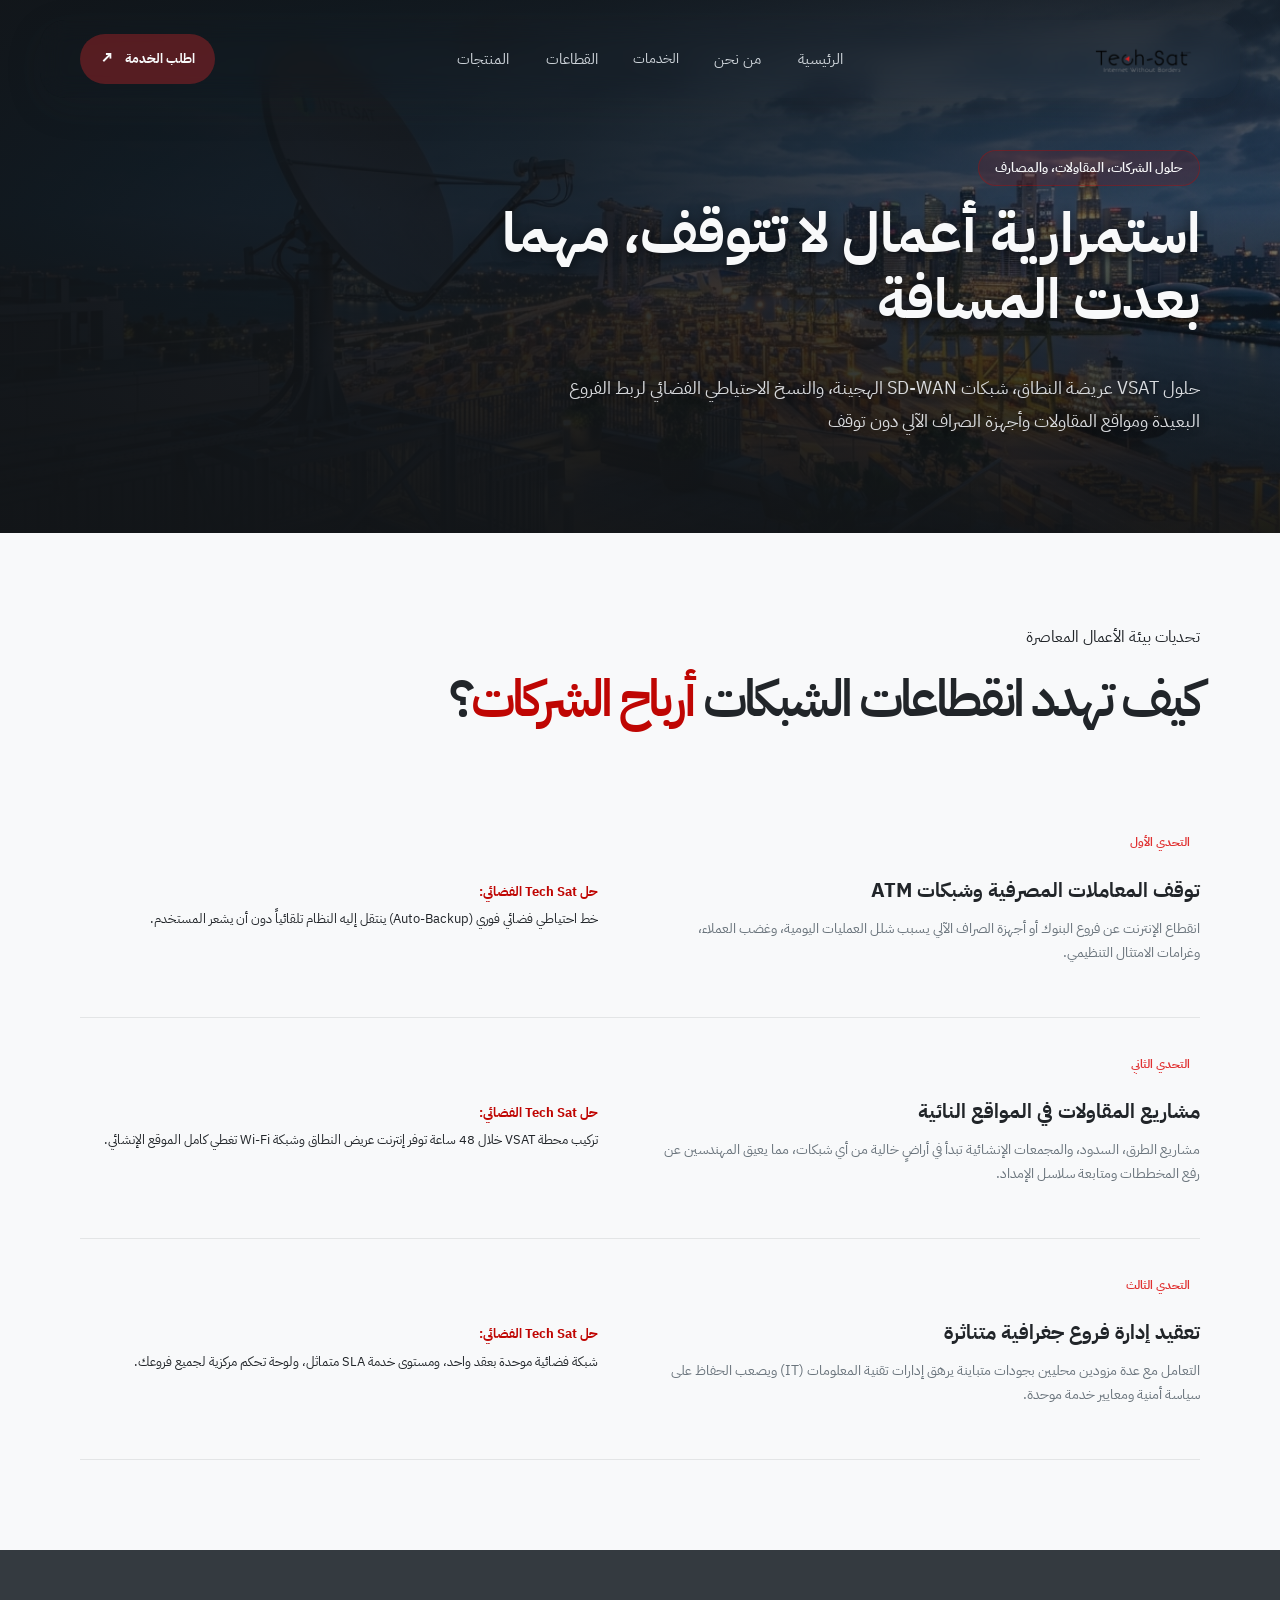
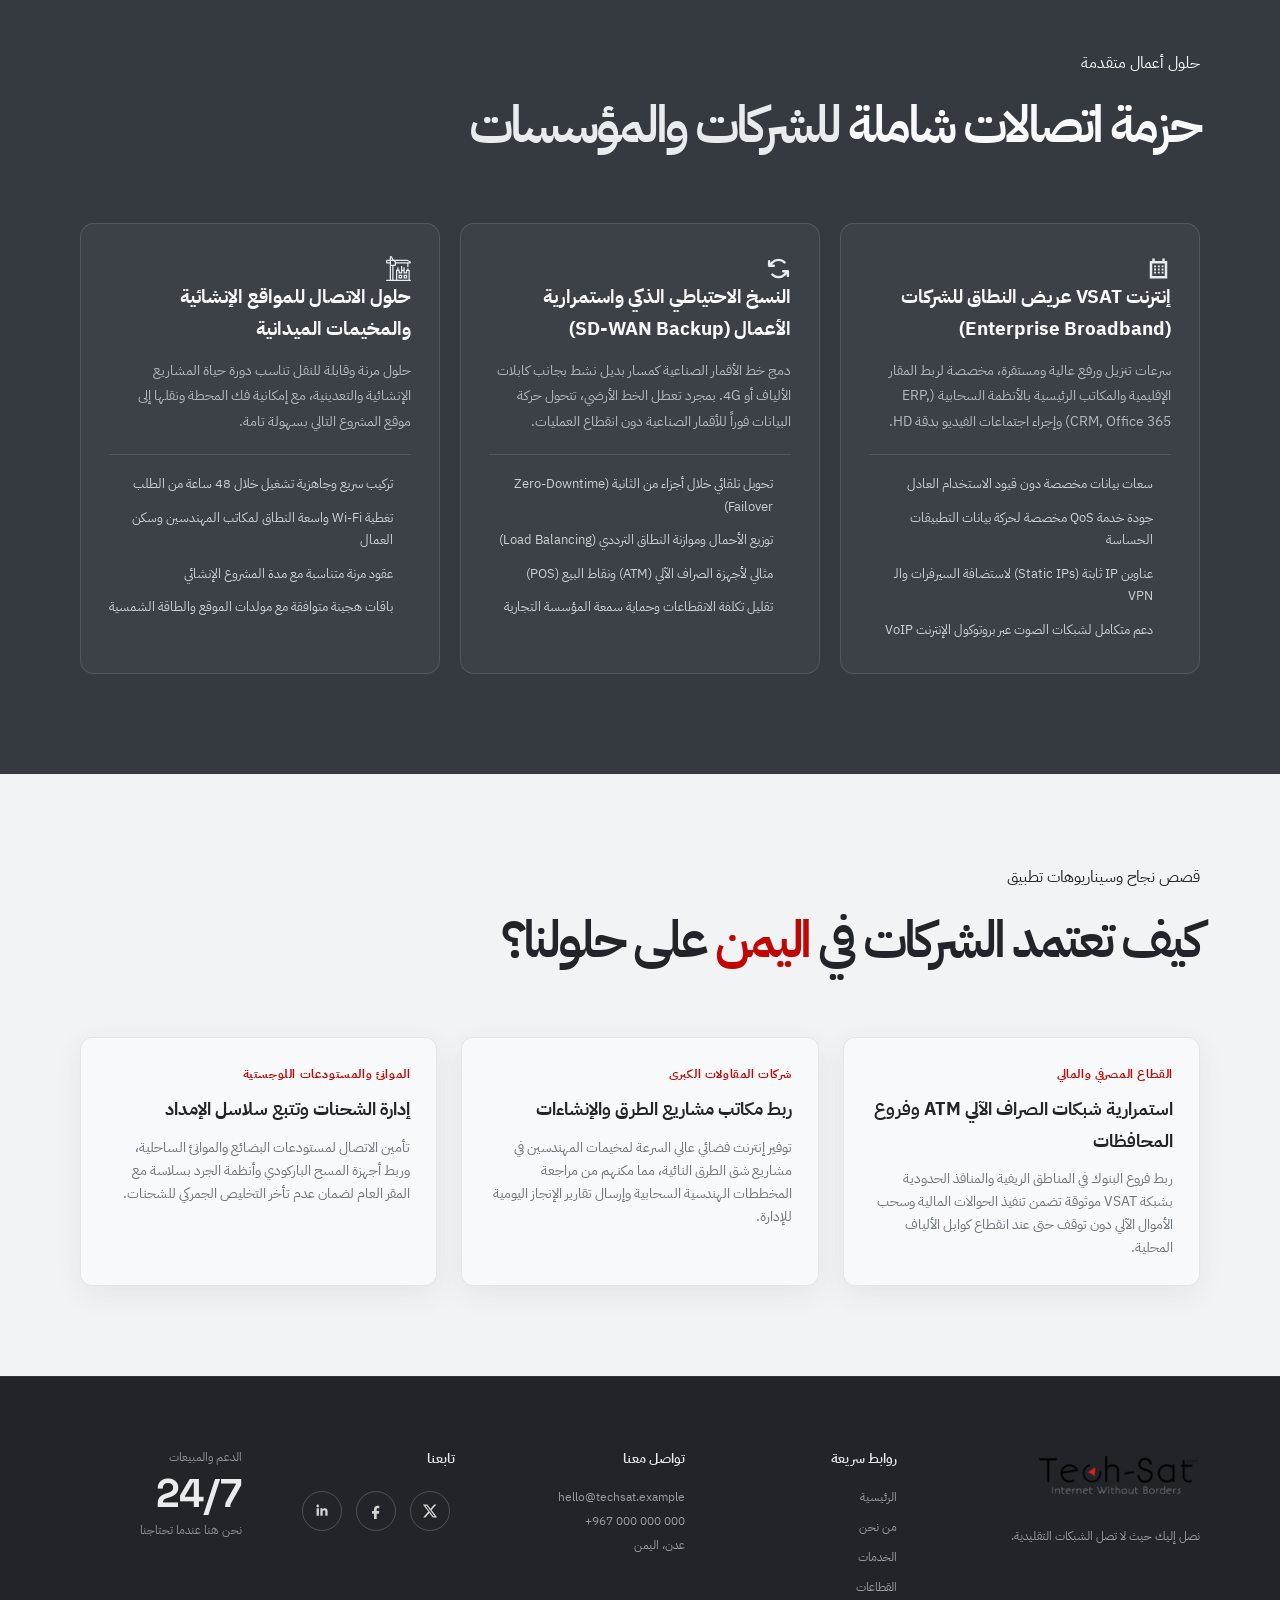
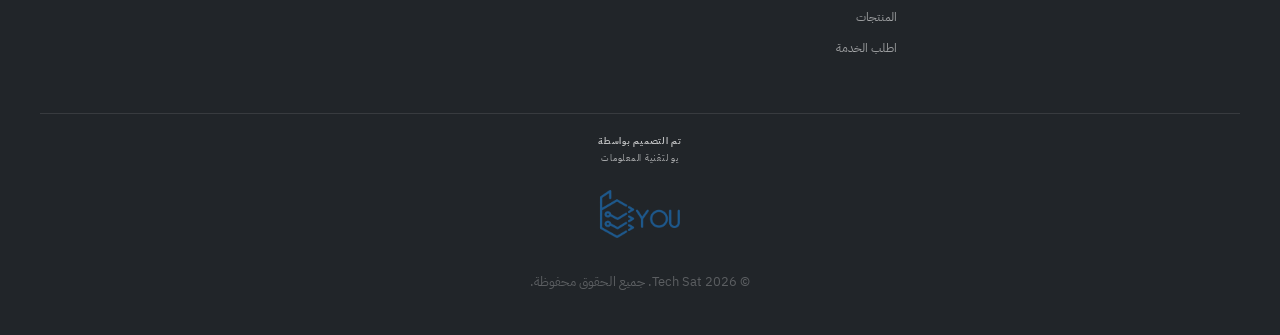
<file: industry/corporate.html>
<!DOCTYPE html>
<html lang="ar" dir="rtl">

<head>
    <meta charset="UTF-8">
    <meta name="viewport" content="width=device-width, initial-scale=1.0">
    <meta name="description"
        content="حلول الاتصالات الفضائية VSAT واستمرارية الأعمال لقطاع الشركات، المقاولات، والمصارف من Tech Sat بشراكة استراتيجية مع IEC Telecom.">
    <title>قطاع الشركات | Tech Sat</title>
    <link rel="stylesheet" href="../tech-sat.css">
    <link rel="stylesheet" href="industry.css">
    <link rel="stylesheet" href="../header.css">
    <link rel="stylesheet" href="../footer.css">
</head>

<body>

    <div class="site-grid" aria-hidden="true"></div>

    <header class="site-header" id="site-header">
        <nav class="navbar container" aria-label="التنقل الرئيسي">

            <a class="brand" href="../index.html" aria-label="Tech Sat - الرئيسية">
                <img src="../images/logo.png" alt="Tech Sat Logo" class="header-logo-img">
            </a>


            <button class="menu-toggle" type="button" aria-label="فتح القائمة" aria-expanded="false"
                aria-controls="main-menu">
                <span></span><span></span><span></span>
            </button>

            <ul class="nav-links" id="main-menu">
                <li><a class="nav-link" href="../index.html">الرئيسية</a></li>
                <li><a class="nav-link" href="../index.html#about">من نحن</a></li>

                <!-- الخدمات -->
                <li class="nav-dropdown">
                    <a class="nav-link dropdown-toggle">
                        الخدمات
                    </a>
                    <div class="dropdown-menu">
                        <a href="../services/vsat.html">
                            <div><strong>VSAT</strong></div>
                        </a>
                        <a href="../services/broadband.html">
                            <div><strong>النطاق العريض</strong></div>
                        </a>
                        <a href="../services/voice-data.html">
                            <div><strong>الصوت والبيانات</strong></div>
                        </a>
                        <a href="../services/integration.html">
                            <div><strong>تكامل الأنظمة</strong></div>
                        </a>
                    </div>
                </li>

                <li class="nav-dropdown">
                    <button class="nav-link dropdown-toggle">القطاعات</button>
                    <div class="dropdown-menu">
                        <a href="energy.html">
                            <div><strong>الطاقة</strong></div>
                        </a>
                        <a href="government.html">
                            <div><strong>الحكومة</strong></div>
                        </a>
                        <a href="corporate.html">
                            <div><strong>الشركات</strong></div>
                        </a>
                    </div>
                </li>

                <!-- المنتجات -->
                <li class="nav-dropdown">
                    <button class="nav-link dropdown-toggle">المنتجات</button>
                    <div class="dropdown-menu">
                        <a href="../Products/PR1.html">
                            <div><strong>Comtech CDM-625A</strong></div>
                        </a>
                        <a href="../Products/PR2.html">
                            <div><strong>iDirect iQ 200</strong></div>
                        </a>
                        <a href="../Products/PR3.html">
                            <div><strong>Newtec MDM2510</strong></div>
                        </a>
                    </div>
                </li>

            
            </ul>

            <div class="nav-actions">
                

                <a class="header-cta" href="../request-service/request-service.html">
                   اطلب الخدمة
                    <span aria-hidden="true">↗</span>
                </a>
            </div>

        </nav>
        
    </header>
    <main>

        <!--  SECTOR BANNER HERO  -->
        <section class="sector-banner-hero" id="sector-hero">
            <img src="./industry-images/corporate-hero.jpg" alt="محطة اتصال فضائي لربط المقار الإقليمية والموانئ والشركات"
                class="banner-bg" loading="eager">
            <div class="banner-overlay"></div>

            <div class="container">
                <div class="sector-banner-content reveal">



                    <div class="sector-badge">

                        حلول الشركات، المقاولات، والمصارف
                    </div>

                    <h1 class="sector-title">
                        استمرارية أعمال لا تتوقف، مهما بعدت المسافة
                    </h1>

                    <p class="sector-lead">
                        حلول VSAT عريضة النطاق، شبكات SD-WAN الهجينة، والنسخ الاحتياطي الفضائي
                        لربط الفروع البعيدة ومواقع المقاولات وأجهزة الصراف الآلي دون توقف
                    </p>

                    
                </div>
            </div>
        </section>

        <!--  CHALLENGES  -->
        <section class="sector-challenges-section" id="challenges">
            <div class="container">

                <div class="section-heading reveal">
                    <div>
                        <div class="eyebrow dark">
                            <span class="eyebrow-line"></span>
                            تحديات بيئة الأعمال المعاصرة
                        </div>
                        <h2>
                            كيف تهدد انقطاعات الشبكات <em>أرباح الشركات</em>؟
                        </h2>
                    </div>

                </div>

                <div class="challenges-grid">

                    <!-- Challenge 1 -->
                    <article class="challenge-card reveal">
                        <span class="challenge-badge-warning"> التحدي الأول</span>
                        <h3>توقف المعاملات المصرفية وشبكات ATM</h3>
                        <p>
                            انقطاع الإنترنت عن فروع البنوك أو أجهزة الصراف الآلي يسبب شلل العمليات اليومية،
                            وغضب العملاء، وغرامات الامتثال التنظيمي.
                        </p>
                        <div class="challenge-resolution">
                            <strong>حل Tech Sat الفضائي:</strong>
                            <span>خط احتياطي فضائي فوري (Auto-Backup) ينتقل إليه النظام تلقائياً دون أن يشعر
                                المستخدم.</span>
                        </div>
                    </article>

                    <!-- Challenge 2 -->
                    <article class="challenge-card reveal">
                        <span class="challenge-badge-warning"> التحدي الثاني</span>
                        <h3>مشاريع المقاولات في المواقع النائية</h3>
                        <p>
                            مشاريع الطرق، السدود، والمجمعات الإنشائية تبدأ في أراضٍ خالية من أي شبكات،
                            مما يعيق المهندسين عن رفع المخططات ومتابعة سلاسل الإمداد.
                        </p>
                        <div class="challenge-resolution">
                            <strong>حل Tech Sat الفضائي:</strong>
                            <span>تركيب محطة VSAT خلال 48 ساعة توفر إنترنت عريض النطاق وشبكة Wi-Fi تغطي كامل الموقع
                                الإنشائي.</span>
                        </div>
                    </article>

                    <!-- Challenge 3 -->
                    <article class="challenge-card reveal">
                        <span class="challenge-badge-warning"> التحدي الثالث</span>
                        <h3>تعقيد إدارة فروع جغرافية متناثرة</h3>
                        <p>
                            التعامل مع عدة مزودين محليين بجودات متباينة يرهق إدارات تقنية المعلومات (IT)
                            ويصعب الحفاظ على سياسة أمنية ومعايير خدمة موحدة.
                        </p>
                        <div class="challenge-resolution">
                            <strong>حل Tech Sat الفضائي:</strong>
                            <span>شبكة فضائية موحدة بعقد واحد، ومستوى خدمة SLA متماثل، ولوحة تحكم مركزية لجميع
                                فروعك.</span>
                        </div>
                    </article>

                </div>

            </div>
        </section>

        <!--  SOLUTIONS  -->
        <section class="sector-solutions-section" id="solutions">
            <div class="container">

                <div class="section-heading light-heading reveal">
                    <div>
                        <div class="eyebrow">
                            <span class="eyebrow-line"></span>
                            حلول أعمال متقدمة
                        </div>
                        <h2>
                            حزمة اتصالات شاملة <em>للشركات والمؤسسات</em>
                        </h2>
                    </div>

                </div>

                <div class="solutions-grid">

                    <!-- Solution 1 -->
                    <div class="solution-box reveal">
                        <div class="sol-icon" aria-hidden="true">
                            <svg xmlns="http://www.w3.org/2000/svg" viewBox="0 0 640 640">
                             <path d="M224 64L224 128L416 128L416 64L480 64L480 128L544 128L544 576L96 576L96 128L160 128L160 64L224 64zM160 192L160 512L480 512L480 192L160 192zM208 240L256 240L256 288L208 288L208 240zM304 240L352 240L352 288L304 288L304 240zM400 240L448 240L448 288L400 288L400 240zM208 320L256 320L256 368L208 368L208 320zM304 320L352 320L352 368L304 368L304 320zM400 320L448 320L448 368L400 368L400 320zM208 400L256 400L256 448L208 448L208 400zM304 400L352 400L352 448L304 448L304 400zM400 400L448 400L448 448L400 448L400 400z"/>
                                </svg>
                        </div>
                        <h3>إنترنت VSAT عريض النطاق للشركات (Enterprise Broadband)</h3>
                        <p>
                            سرعات تنزيل ورفع عالية ومستقرة، مخصصة لربط المقار الإقليمية والمكاتب الرئيسية
                            بالأنظمة السحابية (ERP, CRM, Office 365) وإجراء اجتماعات الفيديو بدقة HD.
                        </p>
                        <ul>
                            <li>سعات بيانات مخصصة دون قيود الاستخدام العادل</li>
                            <li>جودة خدمة QoS مخصصة لحركة بيانات التطبيقات الحساسة</li>
                            <li>عناوين IP ثابتة (Static IPs) لاستضافة السيرفرات والـ VPN</li>
                            <li>دعم متكامل لشبكات الصوت عبر بروتوكول الإنترنت VoIP</li>
                        </ul>
                    </div>

                    <!-- Solution 2 -->
                    <div class="solution-box reveal">
                       <div class="sol-icon" aria-hidden="true">
                            <svg xmlns="http://www.w3.org/2000/svg"viewBox="0 0 256 256">
                                <path d="M79.833,111.71582h-48c-.39527,0-.79029-.021-1.184-.05981-.17786-.0174-.35071-.05072-.52625-.07587-.21191-.0304-.42444-.05524-.63476-.09692-.19861-.03937-.39112-.094-.58594-.143-.18518-.04651-.37134-.08716-.55444-.14258-.18872-.05719-.37085-.12805-.55542-.19421-.18506-.06616-.37134-.12726-.55371-.2027-.1709-.07092-.33472-.15424-.50147-.23273-.18848-.08844-.37817-.17236-.56287-.27111-.15808-.08472-.3081-.18146-.46179-.273-.18261-.10859-.36719-.212-.54516-.33112-.166-.11127-.32215-.23541-.4823-.35461-.15369-.11451-.31116-.22156-.46045-.34436-.2843-.23353-.55628-.48121-.818-.73945-.019-.01879-.03991-.0343-.05883-.05322s-.03467-.0401-.05347-.0592c-.25855-.2619-.50635-.53406-.74-.81873-.12012-.146-.22461-.29992-.33667-.45019-.1217-.16321-.24829-.32245-.3617-.49189-.11853-.17712-.22155-.3609-.32971-.54278-.092-.15442-.18921-.30512-.27417-.46393-.09887-.18451-.18261-.37414-.271-.5625-.07849-.16681-.16187-.33057-.23279-.50146-.076-.18372-.13757-.37128-.20422-.5578-.06543-.183-.13575-.36341-.19239-.55036-.05713-.18829-.09912-.37945-.1466-.56982-.04749-.18933-.10071-.3761-.13892-.56891-.04382-.22077-.07031-.44367-.10168-.66614-.0232-.1654-.05506-.32782-.07154-.4953-.03906-.39618-.06006-.7937-.05981-1.19147V51.71582a12,12,0,0,1,24,0v19.0293l13.456-13.45606a100.11524,100.11524,0,0,1,141.42188,0,12.0001,12.0001,0,0,1-16.97071,16.97071,76.08737,76.08737,0,0,0-107.48046,0l-13.45606,13.456H79.833a12,12,0,0,1,0,24Zm156.27417,43.382c-.01636-.16748-.04834-.3299-.07154-.4953-.03125-.22247-.05786-.44537-.10156-.66614-.03833-.19281-.09155-.37958-.13916-.56891-.04736-.19037-.08935-.38153-.14648-.56982-.05664-.18726-.1272-.368-.19287-.55121-.06641-.1861-.12769-.37329-.20362-.55658-.07129-.17145-.15478-.33582-.2334-.50317-.08837-.18787-.17187-.377-.2705-.5611-.085-.15881-.18213-.30957-.27417-.464-.10816-.18188-.21118-.36566-.32984-.54278-.11328-.16944-.23974-.32868-.36157-.49189-.11206-.15027-.21655-.3042-.33667-.45019-.23364-.28467-.48144-.55683-.74-.81873-.0188-.0191-.03442-.04016-.05347-.0592s-.03979-.03443-.05883-.05322c-.26172-.25824-.5337-.50592-.81812-.73945-.15039-.12377-.30908-.23175-.46411-.3471-.15869-.118-.31323-.24115-.47778-.35138-.18018-.12073-.36719-.22571-.55249-.33563-.15113-.08991-.29859-.18506-.45411-.26838-.18676-.1-.3789-.185-.56982-.27453-.16455-.07733-.32593-.15955-.49438-.22949-.18555-.07679-.37525-.1391-.56348-.20624-.18115-.06476-.35986-.1344-.54492-.19055-.18946-.05732-.38159-.09961-.573-.14734-.18848-.04718-.37451-.10022-.56641-.13831-.22143-.04394-.44458-.07049-.66772-.10187-.1648-.02313-.32666-.05481-.49365-.07122-.39624-.03919-.79395-.06012-1.19165-.05994H176.167a12,12,0,0,0,0,24h19.0293l-13.45606,13.45605a76.08737,76.08737,0,0,1-107.48046,0,12.0001,12.0001,0,0,0-16.97071,16.97071,100.11464,100.11464,0,0,0,141.42188,0L212.167,185.25488v19.0293a12,12,0,0,0,24,0V156.28931C236.16724,155.89154,236.14624,155.494,236.10718,155.09784Z"/>
                             </svg>
                        </div>
                        <h3>النسخ الاحتياطي الذكي واستمرارية الأعمال (SD-WAN Backup)</h3>
                        <p>
                            دمج خط الأقمار الصناعية كمسار بديل نشط بجانب كابلات الألياف أو 4G. بمجرد تعطل
                            الخط الأرضي، تتحول حركة البيانات فوراً للأقمار الصناعية دون انقطاع العمليات.
                        </p>
                        <ul>
                            <li>تحويل تلقائي خلال أجزاء من الثانية (Zero-Downtime Failover)</li>
                            <li>توزيع الأحمال وموازنة النطاق الترددي (Load Balancing)</li>
                            <li>مثالي لأجهزة الصراف الآلي (ATM) ونقاط البيع (POS)</li>
                            <li>تقليل تكلفة الانقطاعات وحماية سمعة المؤسسة التجارية</li>
                        </ul>
                    </div>

                    <!-- Solution 3 -->
                    <div class="solution-box reveal">
                        <div class="sol-icon" aria-hidden="true">
    <svg
        xmlns="http://www.w3.org/2000/svg"
        viewBox="0 0 512.005 512.005">
        <path d="M256,384.003v76.8h76.8v-76.8H256z M307.2,435.203h-25.6v-25.6h25.6V435.203z"/>
        <path d="M358.4,384.003v76.8h76.8v-76.8H358.4z M409.6,435.203H384v-25.6h25.6V435.203z"/>
        <path d="M499.2,486.403h-12.8v-204.8h-25.6v-25.6h-25.6v25.6h-25.6v51.2H384v-51.2v-51.2h-25.6v51.2h-25.6v-76.8h-25.6v76.8v51.2h-25.6v-51.2H256v-51.2h-25.6v51.2h-25.6v204.8h-51.2v-281.6h25.6c14.14,0,25.6-11.46,25.6-25.6v-25.6h230.4v76.8h25.6v-76.8h25.6c11.87,0,22.187-8.166,24.917-19.721c2.731-11.554-2.85-23.467-13.466-28.774l-51.2-25.6c-3.558-1.775-7.475-2.705-11.452-2.705H156.399l-31.104-62.652c-4.403-8.806-13.363-14.148-22.886-14.148c-1.954,0-3.925,0.222-5.888,0.691C84.966,3.416,76.8,13.733,76.8,25.603v51.2H25.6c-14.14,0-25.6,11.46-25.6,25.6v25.6c0,14.14,11.46,25.6,25.6,25.6h51.2v25.6v307.2h-64c-7.074,0-12.8,5.726-12.8,12.8c0,7.074,5.726,12.8,12.8,12.8h486.4c7.074,0,12.8-5.726,12.8-12.8C512,492.129,506.274,486.403,499.2,486.403z M76.8,128.003H25.6v-25.6h51.2V128.003z M435.2,102.403l51.2,25.6H204.8c0-6.793-2.697-13.303-7.501-18.099l-7.492-7.501H435.2z M102.4,25.603l25.6,51.2h-25.6V25.603z M102.4,102.403h51.2l25.6,25.6v51.2h-76.8V102.403z M128,486.403h-25.6v-281.6H128V486.403z M460.8,486.403H230.4v-179.2H256v51.2h76.8v-51.2h25.6v51.2h76.8v-51.2h25.6V486.403z"/>
    </svg>
</div>
                        <h3>حلول الاتصال للمواقع الإنشائية والمخيمات الميدانية</h3>
                        <p>
                            حلول مرنة وقابلة للنقل تناسب دورة حياة المشاريع الإنشائية والتعدينية،
                            مع إمكانية فك المحطة ونقلها إلى موقع المشروع التالي بسهولة تامة.
                        </p>
                        <ul>
                            <li>تركيب سريع وجاهزية تشغيل خلال 48 ساعة من الطلب</li>
                            <li>تغطية Wi-Fi واسعة النطاق لمكاتب المهندسين وسكن العمال</li>
                            <li>عقود مرنة متناسبة مع مدة المشروع الإنشائي</li>
                            <li>باقات هجينة متوافقة مع مولدات الموقع والطاقة الشمسية</li>
                        </ul>
                    </div>

                </div>

            </div>
        </section>



        <!--  USE CASES  -->
        <section class="sector-use-cases-section">
            <div class="container">

                <div class="section-heading reveal">
                    <div>
                        <div class="eyebrow dark">
                            <span class="eyebrow-line"></span>
                            قصص نجاح وسيناريوهات تطبيق
                        </div>
                        <h2>
                            كيف تعتمد الشركات في <em>اليمن</em> على حلولنا؟
                        </h2>
                    </div>

                </div>

                <div class="use-case-grid">

                    <div class="use-case-card reveal">
                        <span class="uc-tag">القطاع المصرفي والمالي</span>
                        <h4>استمرارية شبكات الصراف الآلي ATM وفروع المحافظات</h4>
                        <p>
                            ربط فروع البنوك في المناطق الريفية والمنافذ الحدودية بشبكة VSAT موثوقة تضمن تنفيذ
                            الحوالات المالية وسحب الأموال الآلي دون توقف حتى عند انقطاع كوابل الألياف المحلية.
                        </p>
                    </div>

                    <div class="use-case-card reveal">
                        <span class="uc-tag">شركات المقاولات الكبرى</span>
                        <h4>ربط مكاتب مشاريع الطرق والإنشاءات</h4>
                        <p>
                            توفير إنترنت فضائي عالي السرعة لمخيمات المهندسين في مشاريع شق الطرق النائية،
                            مما مكنهم من مراجعة المخططات الهندسية السحابية وإرسال تقارير الإنجاز اليومية للإدارة.
                        </p>
                    </div>

                    <div class="use-case-card reveal">
                        <span class="uc-tag">الموانئ والمستودعات اللوجستية</span>
                        <h4>إدارة الشحنات وتتبع سلاسل الإمداد</h4>
                        <p>
                            تأمين الاتصال لمستودعات البضائع والموانئ الساحلية، وربط أجهزة المسح الباركودي
                            وأنظمة الجرد بسلاسة مع المقر العام لضمان عدم تأخر التخليص الجمركي للشحنات.
                        </p>
                    </div>

                </div>

            </div>
        </section>
    </main>



     <!--FOOTER-->
    <footer class="site-footer">

        <div class="container footer-grid">

                  <div class="footer-brand">

    <a class="brand" href="../index.html">
        <img src="../images/logo.png" alt="Tech-Sat Logo" class="footer-logo-img">
    </a>

    <p>
        نصل إليك حيث لا تصل الشبكات التقليدية.
    </p>

</div>

            <div>
                <h3>روابط سريعة</h3>

                <ul>
                    <li>
                        <a href="../index.html#hero">الرئيسية</a>
                    </li>
                    <li>
                        <a href="../index.html#about">من نحن</a>
                    </li>
                    <li>
                        <a href="../index.html#services">الخدمات</a>
                    </li>
                    <li>
                        <a href="../index.html#industries">القطاعات</a>
                    </li>
                    <li>
                        <a href="../Products/PR1.html">المنتجات</a>
                    </li>
                    <li>
                        <a href="../request-service/request-service.html">اطلب الخدمة</a>
                    </li>
                </ul>
            </div>

            <div>
                <h3>تواصل معنا</h3>

                <p>hello@techsat.example</p>

                <p dir="ltr">
                    +967 000 000 000
                </p>

                <p>
                   عدن، اليمن
                </p>
            </div>

             <!-- Social Media -->
                <div class="soical-icons">

                    <h3>
                        تابعنا
                    </h3>

                    <div class="social-icons">
                            <a href="https://www.x.com" class="social-icon">
                                <svg viewBox="0 0 24 24" aria-hidden="true">
                                     <path d="M18.244 2.25h3.308l-7.227 8.26 8.502 11.24h-6.657l-5.214-6.817-5.964 6.817H1.684l7.73-8.835L1.254 2.25H8.08l4.713 6.231L18.244 2.25Zm-1.161 17.52h1.833L7.084 4.126H5.117L17.083 19.77Z"/>
                                 </svg>
                            </a>
                            <a href="https://www.facebook.com/profile.php?id=100064730084237" class="social-icon">
                                <svg viewBox="0 0 24 24" aria-hidden="true">
                                    <path d="M14 8h3V4h-3c-2.8 0-5 2.2-5 5v3H6v4h3v8h4v-8h3.2l.8-4H13V9c0-.6.4-1 1-1Z"/>
                                 </svg>
                            
                            </a>

                        
                            <a href="https://www.linkedin.com" class="social-icon" target="_blank" rel="noopener noreferrer" aria-label="LinkedIn">
                                <svg viewBox="0 0 640 640" aria-hidden="true">
                                    <path d="M196.3 512L103.4 512L103.4 212.9L196.3 212.9L196.3 512zM149.8 172.1C120.1 172.1 96 147.5 96 117.8C96 103.5 101.7 89.9 111.8 79.8C121.9 69.7 135.6 64 149.8 64C164 64 177.7 69.7 187.8 79.8C197.9 89.9 203.6 103.6 203.6 117.8C203.6 147.5 179.5 172.1 149.8 172.1zM543.9 512L451.2 512L451.2 366.4C451.2 331.7 450.5 287.2 402.9 287.2C354.6 287.2 347.2 324.9 347.2 363.9L347.2 512L254.4 512L254.4 212.9L343.5 212.9L343.5 253.7L344.8 253.7C357.2 230.2 387.5 205.4 432.7 205.4C526.7 205.4 544 267.3 544 347.7L544 512L543.9 512z"/>
                                </svg>
                            </a>
                    </div>
                </div>

            <div class="footer-support">
                <span>الدعم والمبيعات</span>
                <strong>24/7</strong>
                <small>نحن هنا عندما تحتاجنا</small>
            </div>

        </div>

        <div class="container footer-bottom">
    <a href="https://www.facebook.com/youtechnology/" class="designed-by" target="_blank" rel="noopener noreferrer" aria-label="تم التصميم بواسطة يو لتقنية المعلومات">
        <span class="designed-title">تم التصميم بواسطة</span>
        <span class="company-name">يو لتقنية المعلومات</span>
        <img src="../images/you-logo.png" alt="يو لتقنية المعلومات" class="designer-logo">
    </a>

            <span class="copyright-text">
                © 2026 Tech Sat. جميع الحقوق محفوظة.
            </span>
        </div>

    </footer>

    <!--  UI ELEMENTS  -->
    <div class="site-toast" role="status" aria-live="polite"></div>

    <button class="back-to-top" type="button" aria-label="العودة إلى أعلى الصفحة">↑</button>

    <!--  JAVASCRIPT  -->
    <script src="../tech-sat.js"></script>
    <script src="../header.js"></script>

</body>

</html>
</file>
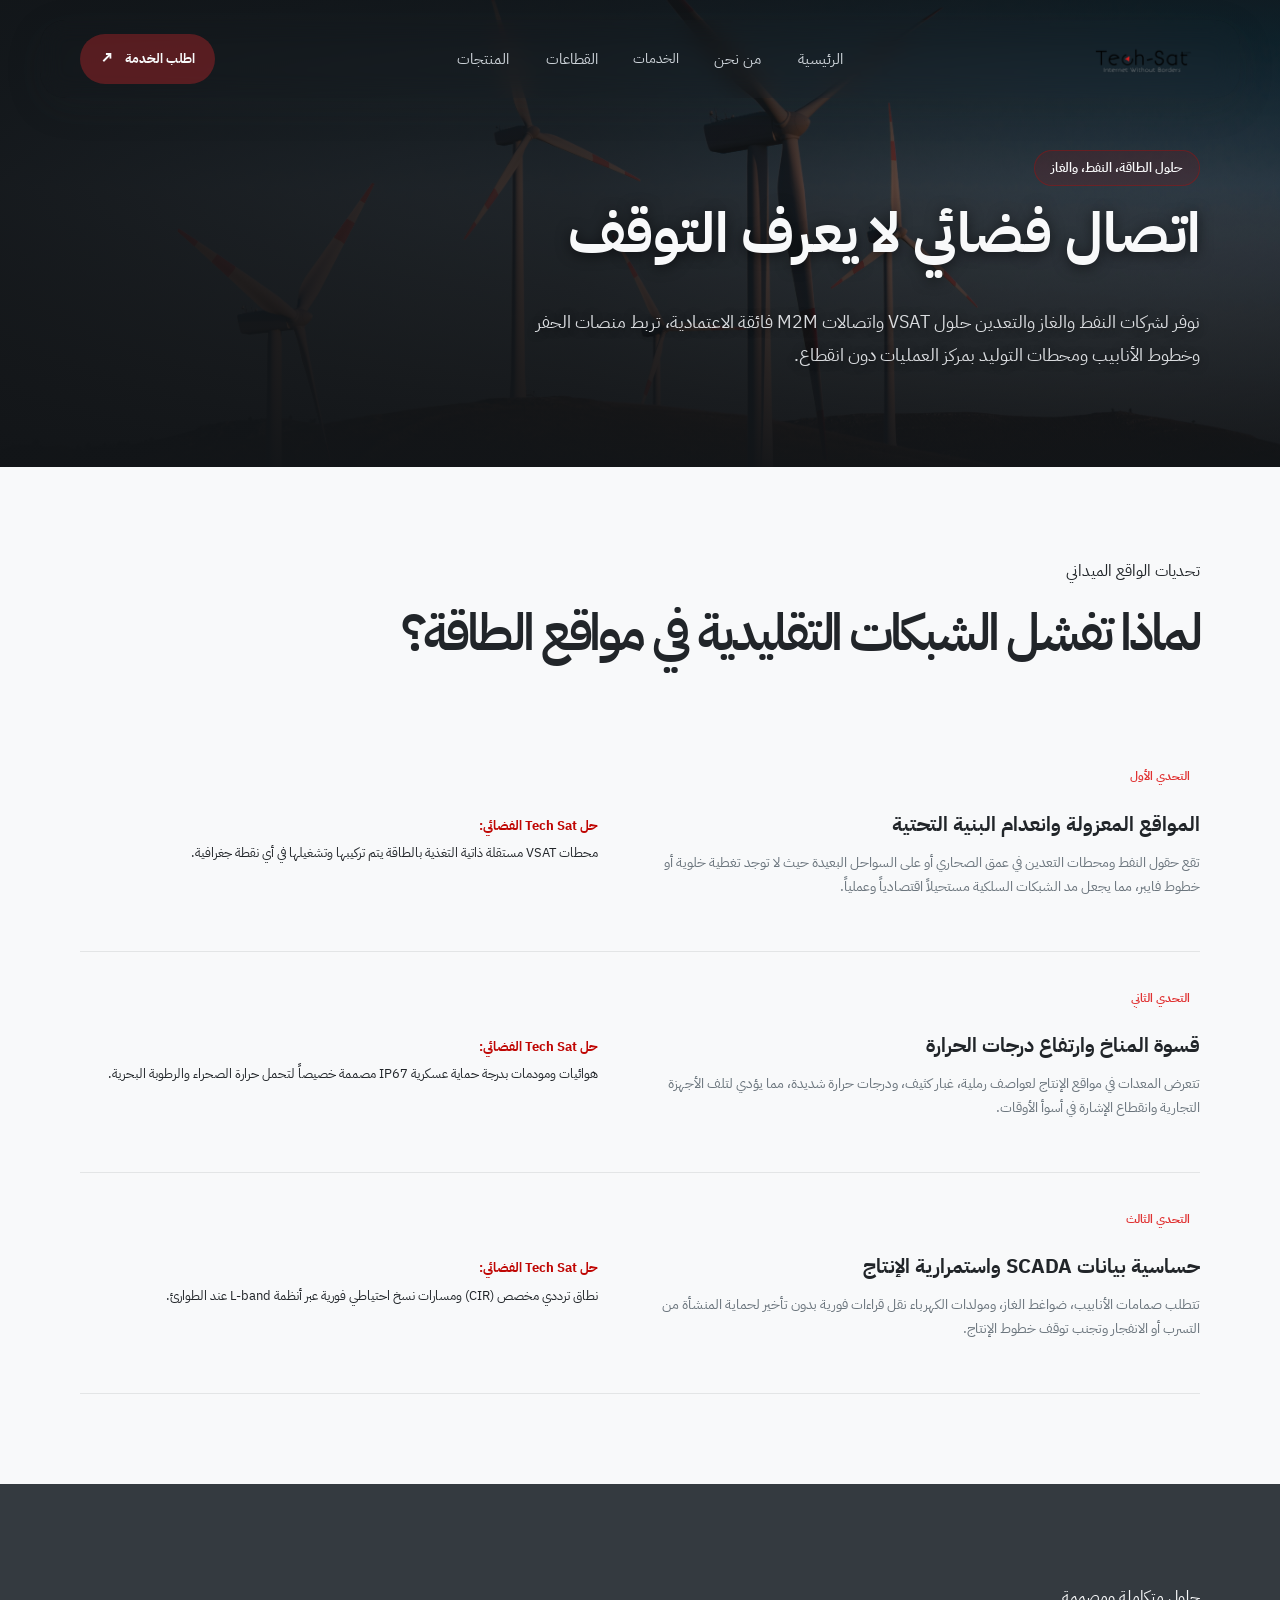
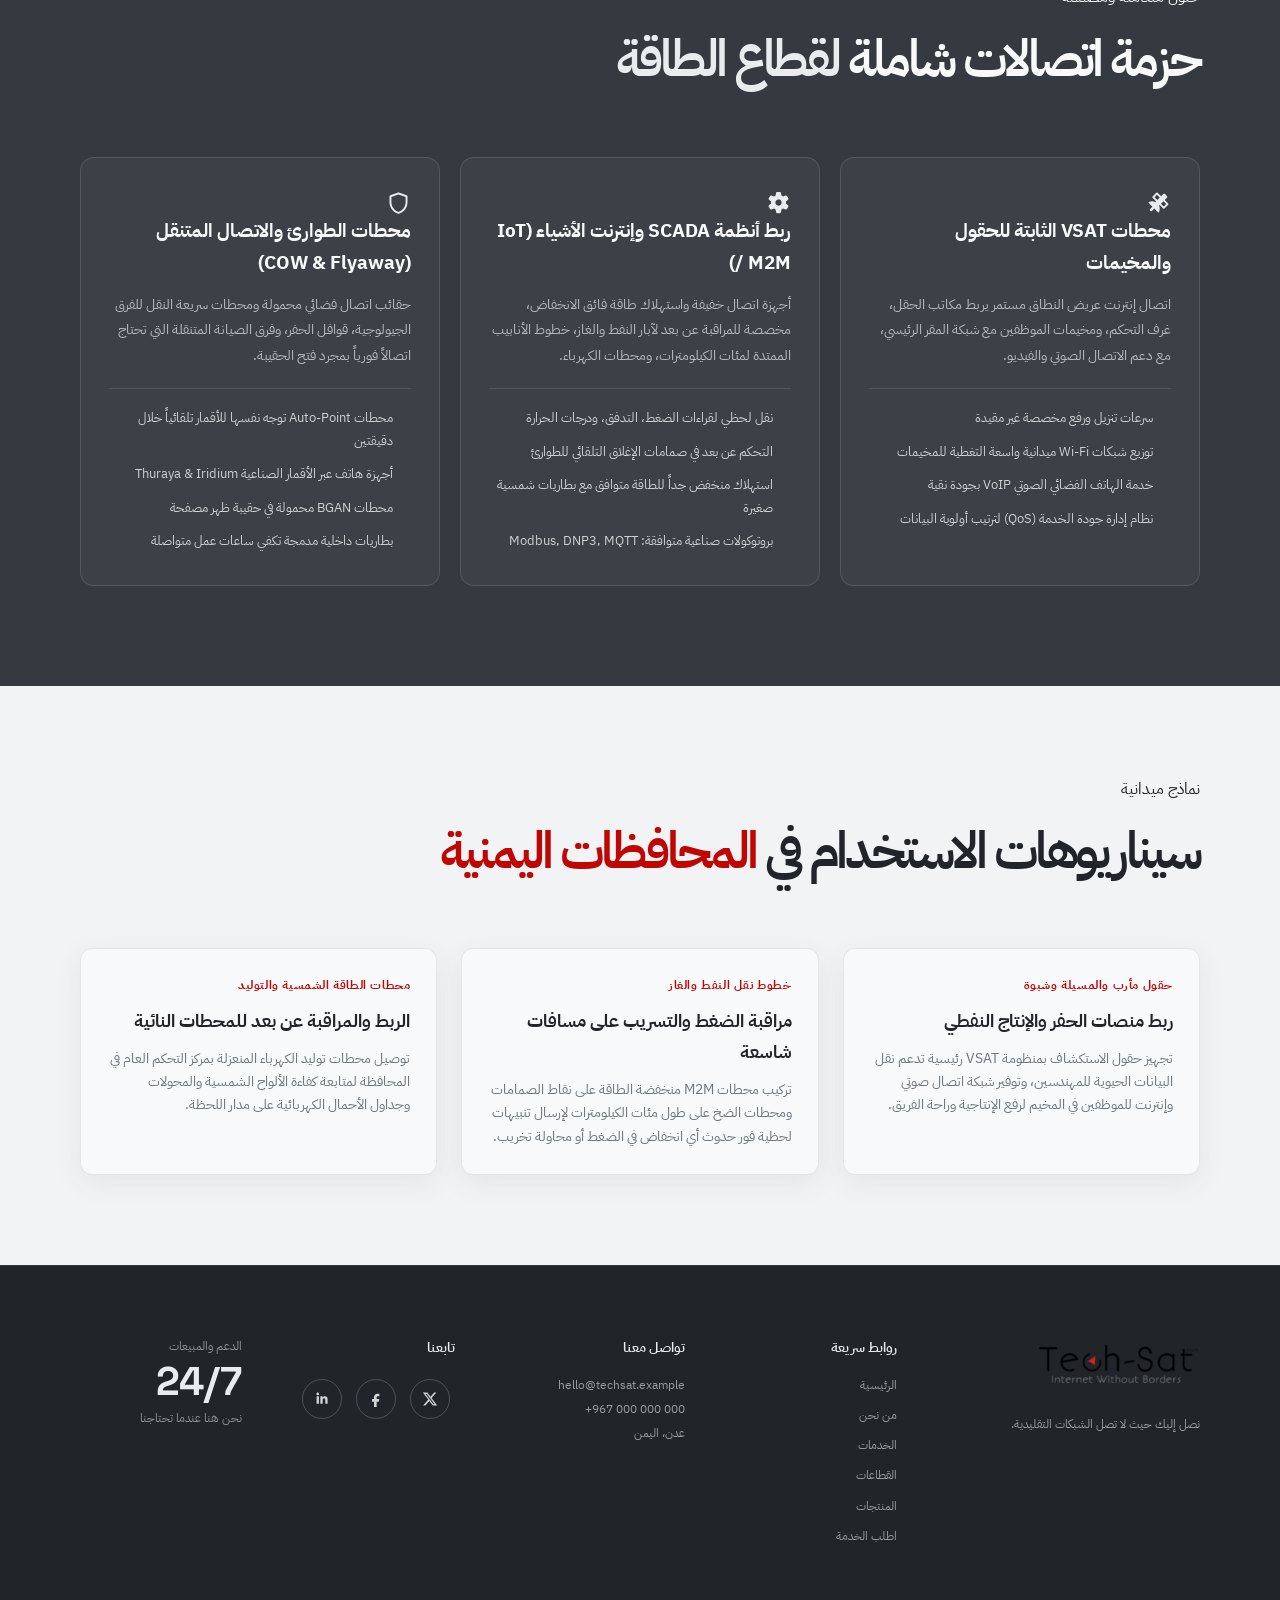
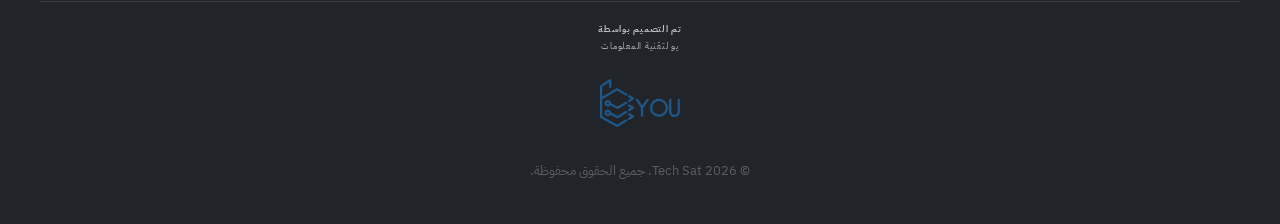
<file: industry/energy.html>
<!DOCTYPE html>
<html lang="ar" dir="rtl">

<head>
    <meta charset="UTF-8">
    <meta name="viewport" content="width=device-width, initial-scale=1.0">
    <meta name="description"
        content="حلول الاتصالات الفضائية VSAT لقطاع الطاقة والتعدين وحقول النفط والغاز في المواقع النائية من Tech Sat بشراكة استراتيجية مع IEC Telecom.">
    <title>قطاع الطاقة | Tech Sat</title>
    <link rel="stylesheet" href="../tech-sat.css">
    <link rel="stylesheet" href="industry.css">
    <link rel="stylesheet" href="../header.css">
    <link rel="stylesheet" href="../footer.css">
</head>

<body>

    <div class="site-grid" aria-hidden="true"></div>

    <!--HEADER -->
    <header class="site-header" id="site-header">
        <nav class="navbar container" aria-label="التنقل الرئيسي">

            <a class="brand" href="../index.html" aria-label="Tech Sat - الرئيسية">
                <img src="../images/logo.png" alt="Tech Sat Logo" class="header-logo-img">
            </a>


            <button class="menu-toggle" type="button" aria-label="فتح القائمة" aria-expanded="false"
                aria-controls="main-menu">
                <span></span><span></span><span></span>
            </button>

            <ul class="nav-links" id="main-menu">
                <li><a class="nav-link" href="../index.html">الرئيسية</a></li>
                <li><a class="nav-link" href="../index.html#about">من نحن</a></li>

                <!-- الخدمات -->
                <li class="nav-dropdown">
                    <a class="nav-link dropdown-toggle">
                        الخدمات
                    </a>
                    <div class="dropdown-menu">
                        <a href="../services/vsat.html">
                            <div><strong>VSAT</strong></div>
                        </a>
                        <a href="../services/broadband.html">
                            <div><strong>النطاق العريض</strong></div>
                        </a>
                        <a href="../services/voice-data.html">
                            <div><strong>الصوت والبيانات</strong></div>
                        </a>
                        <a href="../services/integration.html">
                            <div><strong>تكامل الأنظمة</strong></div>
                        </a>
                    </div>
                </li>


                <li class="nav-dropdown">
                    <button class="nav-link dropdown-toggle">القطاعات</button>
                    <div class="dropdown-menu">
                        <a href="energy.html">
                            <div><strong>الطاقة</strong></div>
                        </a>
                        <a href="government.html">
                            <div><strong>الحكومة</strong></div>
                        </a>
                        <a href="corporate.html">
                            <div><strong>الشركات</strong></div>
                        </a>
                    </div>
                </li>

                <!-- المنتجات -->
                <li class="nav-dropdown">
                    <button class="nav-link dropdown-toggle">المنتجات</button>
                    <div class="dropdown-menu">
                        <a href="../Products/PR1.html">
                            <div><strong>Comtech CDM-625A</strong></div>
                        </a>
                        <a href="../Products/PR2.html">
                            <div><strong>iDirect iQ 200</strong></div>
                        </a>
                        <a href="../Products/PR3.html">
                            <div><strong>Newtec MDM2510</strong></div>
                        </a>
                    </div>
                
                </li>
                
            </ul>

            <div class="nav-actions">
                

                <a class="header-cta" href="../request-service/request-service.html">
                   اطلب الخدمة
                    <span aria-hidden="true">↗</span>
                </a>
            </div>

        </nav>
    </header>

    <main>

        <!--SECTOR BANNER HERO-->
        <section class="sector-banner-hero" id="sector-hero">
            <img src="./industry-images/energy-hero.jpg" alt="محطة اتصالات فضائية VSAT وطاقة شمسية في حقول الطاقة والنفط"
                class="banner-bg" loading="eager">
            <div class="banner-overlay"></div>

            <div class="container">
                <div class="sector-banner-content reveal">



                    <div class="sector-badge">

                        حلول الطاقة، النفط، والغاز
                    </div>

                    <h1 class="sector-title">
                        اتصال فضائي لا يعرف التوقف
                    </h1>

                    <p class="sector-lead">
                        نوفر لشركات النفط والغاز والتعدين حلول VSAT واتصالات M2M فائقة الاعتمادية،
                        تربط منصات الحفر وخطوط الأنابيب ومحطات التوليد بمركز العمليات دون انقطاع.
                    </p>

                </div>
            </div>
        </section>

        <!--CHALLENGES-->
        <section class="sector-challenges-section" id="challenges">
            <div class="container">

                <div class="section-heading reveal">
                    <div>
                        <div class="eyebrow dark">
                            <span class="eyebrow-line"></span>
                            تحديات الواقع الميداني
                        </div>
                        <h2>
                            لماذا تفشل الشبكات التقليدية في مواقع الطاقة؟
                        </h2>
                    </div>

                </div>

                <div class="challenges-grid">

                    <!-- Challenge 1 -->
                    <article class="challenge-card reveal">
                        <span class="challenge-badge-warning"> التحدي الأول</span>
                        <h3>المواقع المعزولة وانعدام البنية التحتية</h3>
                        <p>
                            تقع حقول النفط ومحطات التعدين في عمق الصحاري أو على السواحل البعيدة حيث لا توجد
                            تغطية خلوية أو خطوط فايبر، مما يجعل مد الشبكات السلكية مستحيلاً اقتصادياً وعملياً.
                        </p>
                        <div class="challenge-resolution">
                            <strong>حل Tech Sat الفضائي:</strong>
                            <span>محطات VSAT مستقلة ذاتية التغذية بالطاقة يتم تركيبها وتشغيلها في أي نقطة
                                جغرافية.</span>
                        </div>
                    </article>

                    <!-- Challenge 2 -->
                    <article class="challenge-card reveal">
                        <span class="challenge-badge-warning">التحدي الثاني</span>
                        <h3>قسوة المناخ وارتفاع درجات الحرارة</h3>
                        <p>
                            تتعرض المعدات في مواقع الإنتاج لعواصف رملية، غبار كثيف، ودرجات حرارة شديدة،
                            مما يؤدي لتلف الأجهزة التجارية وانقطاع الإشارة في أسوأ الأوقات.
                        </p>
                        <div class="challenge-resolution">
                            <strong>حل Tech Sat الفضائي:</strong>
                            <span>هوائيات ومودمات بدرجة حماية عسكرية IP67 مصممة خصيصاً لتحمل حرارة الصحراء والرطوبة
                                البحرية.</span>
                        </div>
                    </article>

                    <!-- Challenge 3 -->
                    <article class="challenge-card reveal">
                        <span class="challenge-badge-warning"> التحدي الثالث</span>
                        <h3>حساسية بيانات SCADA واستمرارية الإنتاج</h3>
                        <p>
                            تتطلب صمامات الأنابيب، ضواغط الغاز، ومولدات الكهرباء نقل قراءات فورية بدون تأخير
                            لحماية المنشأة من التسرب أو الانفجار وتجنب توقف خطوط الإنتاج.
                        </p>
                        <div class="challenge-resolution">
                            <strong>حل Tech Sat الفضائي:</strong>
                            <span>نطاق ترددي مخصص (CIR) ومسارات نسخ احتياطي فورية عبر أنظمة L-band عند الطوارئ.</span>
                        </div>
                    </article>

                </div>

            </div>
        </section>

        <!--SOLUTIONS-->
        <section class="sector-solutions-section" id="solutions">
            <div class="container">

                <div class="section-heading light-heading reveal">
                    <div>
                        <div class="eyebrow">
                            <span class="eyebrow-line"></span>
                            حلول متكاملة ومصممة
                        </div>
                        <h2>
                            حزمة اتصالات شاملة <em>لقطاع الطاقة</em>
                        </h2>
                    </div>

                </div>

                <div class="solutions-grid">

                    <!-- Solution 1 -->
                    <div class="solution-box reveal">

                        <div class="sol-icon" aria-hidden="true">
                        <svg xmlns="http://www.w3.org/2000/svg" viewBox="0 0 640 640">
                            <path d="M263 71C272.4 61.6 287.6 61.6 296.9 71L386.3 160.4L441.3 105.4C453.8 92.9 474.1 92.9 486.6 105.4L534.6 153.4C547.1 165.9 547.1 186.2 534.6 198.7L479.6 253.7L569 343.1C578.4 352.5 578.4 367.7 569 377L473 473C463.6 482.4 448.4 482.4 439.1 473L349.7 383.6L334.2 399.1C345.6 423.7 352 451.1 352 480C352 511.7 344.3 541.5 330.8 567.8C326.1 576.8 314.1 578.1 307 570.9L210.7 474.6L150.7 534.6C138.2 547.1 117.9 547.1 105.4 534.6C92.9 522.1 92.9 501.8 105.4 489.3L165.4 429.3L69.1 333C61.9 325.8 63.2 313.8 72.2 309.2C98.5 295.6 128.4 288 160 288C188.9 288 216.3 294.4 240.9 305.8L256.4 290.3L167 201C157.6 191.6 157.6 176.4 167 167.1L263 71zM280 121.9L217.9 184L290.3 256.4L352.4 194.3L280 121.9zM456 422.1L518.1 360L445.7 287.6L383.6 349.7L456 422.1z"/>
                                </svg>
                        </div>
                        <h3>محطات VSAT الثابتة للحقول والمخيمات</h3>
                        <p>
                            اتصال إنترنت عريض النطاق مستمر يربط مكاتب الحقل، غرف التحكم، ومخيمات الموظفين
                            مع شبكة المقر الرئيسي، مع دعم الاتصال الصوتي والفيديو.
                        </p>
                        <ul>
                            <li>سرعات تنزيل ورفع مخصصة غير مقيدة</li>
                            <li>توزيع شبكات Wi-Fi ميدانية واسعة التغطية للمخيمات</li>
                            <li>خدمة الهاتف الفضائي الصوتي VoIP بجودة نقية</li>
                            <li>نظام إدارة جودة الخدمة (QoS) لترتيب أولوية البيانات</li>
                        </ul>
                    </div>

                    <!-- Solution 2 -->
                    <div class="solution-box reveal">
                        <div class="sol-icon" aria-hidden="true">
                         <svg xmlns="http://www.w3.org/2000/svg" viewBox="0 0 640 640">
                            <path d="M259.1 73.5C262.1 58.7 275.2 48 290.4 48L350.2 48C365.4 48 378.5 58.7 381.5 73.5L396 143.5C410.1 149.5 423.3 157.2 435.3 166.3L503.1 143.8C517.5 139 533.3 145 540.9 158.2L570.8 210C578.4 223.2 575.7 239.8 564.3 249.9L511 297.3C511.9 304.7 512.3 312.3 512.3 320C512.3 327.7 511.8 335.3 511 342.7L564.4 390.2C575.8 400.3 578.4 417 570.9 430.1L541 481.9C533.4 495 517.6 501.1 503.2 496.3L435.4 473.8C423.3 482.9 410.1 490.5 396.1 496.6L381.7 566.5C378.6 581.4 365.5 592 350.4 592L290.6 592C275.4 592 262.3 581.3 259.3 566.5L244.9 496.6C230.8 490.6 217.7 482.9 205.6 473.8L137.5 496.3C123.1 501.1 107.3 495.1 99.7 481.9L69.8 430.1C62.2 416.9 64.9 400.3 76.3 390.2L129.7 342.7C128.8 335.3 128.4 327.7 128.4 320C128.4 312.3 128.9 304.7 129.7 297.3L76.3 249.8C64.9 239.7 62.3 223 69.8 209.9L99.7 158.1C107.3 144.9 123.1 138.9 137.5 143.7L205.3 166.2C217.4 157.1 230.6 149.5 244.6 143.4L259.1 73.5zM320.3 400C364.5 399.8 400.2 363.9 400 319.7C399.8 275.5 363.9 239.8 319.7 240C275.5 240.2 239.8 276.1 240 320.3C240.2 364.5 276.1 400.2 320.3 400z"/>
                         </svg>
                        </div>
                        <h3>ربط أنظمة SCADA وإنترنت الأشياء (IoT / M2M)</h3>
                        <p>
                            أجهزة اتصال خفيفة واستهلاك طاقة فائق الانخفاض، مخصصة للمراقبة عن بعد
                            لآبار النفط والغاز، خطوط الأنابيب الممتدة لمئات الكيلومترات، ومحطات الكهرباء.
                        </p>
                        <ul>
                            <li>نقل لحظي لقراءات الضغط، التدفق، ودرجات الحرارة</li>
                            <li>التحكم عن بعد في صمامات الإغلاق التلقائي للطوارئ</li>
                            <li>استهلاك منخفض جداً للطاقة متوافق مع بطاريات شمسية صغيرة</li>
                            <li>بروتوكولات صناعية متوافقة: Modbus, DNP3, MQTT</li>
                        </ul>
                    </div>

                    <!-- Solution 3 -->
                    <div class="solution-box reveal">
                       <div class="sol-icon" aria-hidden="true">
                            <svg xmlns="http://www.w3.org/2000/svg" viewBox="0 0 640 640">
                                <path d="M320 64C323.4 64 326.7 64.6 329.9 65.7L530.2 135.8C542.1 140 550.1 151.3 550.1 164L550.1 310.4C550.1 439.4 466.6 556.7 345.3 600.5L329.7 606.1C323.4 608.4 316.6 608.4 310.3 606.1L294.7 600.5C173.4 556.7 89.9 439.4 89.9 310.4L89.9 164C89.9 151.3 97.9 140 109.8 135.8L310.1 65.7C313.3 64.6 316.6 64 320 64zM138 181.2L138 310.4C138 419 208.2 517.8 310.9 554.9L320 558.2L329.1 554.9C431.8 517.8 502 419 502 310.4L502 181.2L320 117.5L138 181.2z"/>
                            </svg>
                        </div>
                        <h3>محطات الطوارئ والاتصال المتنقل (COW & Flyaway)</h3>
                        <p>
                            حقائب اتصال فضائي محمولة ومحطات سريعة النقل للفرق الجيولوجية، قوافل الحفر،
                            وفرق الصيانة المتنقلة التي تحتاج اتصالاً فورياً بمجرد فتح الحقيبة.
                        </p>
                        <ul>
                            <li>محطات Auto-Point توجه نفسها للأقمار تلقائياً خلال دقيقتين</li>
                            <li>أجهزة هاتف عبر الأقمار الصناعية Thuraya & Iridium</li>
                            <li>محطات BGAN محمولة في حقيبة ظهر مصفحة</li>
                            <li>بطاريات داخلية مدمجة تكفي ساعات عمل متواصلة</li>
                        </ul>
                    </div>

                </div>

            </div>
        </section>



        <!--USE CASES-->
        <section class="sector-use-cases-section">
            <div class="container">

                <div class="section-heading reveal">
                    <div>
                        <div class="eyebrow dark">
                            <span class="eyebrow-line"></span>
                            نماذج ميدانية
                        </div>
                        <h2>
                            سيناريوهات الاستخدام في <em>المحافظات اليمنية</em>
                        </h2>
                    </div>

                </div>

                <div class="use-case-grid">

                    <div class="use-case-card reveal">
                        <span class="uc-tag">حقول مأرب والمسيلة وشبوة</span>
                        <h4>ربط منصات الحفر والإنتاج النفطي</h4>
                        <p>
                            تجهيز حقول الاستكشاف بمنظومة VSAT رئيسية تدعم نقل البيانات الحيوية للمهندسين،
                            وتوفير شبكة اتصال صوتي وإنترنت للموظفين في المخيم لرفع الإنتاجية وراحة الفريق.
                        </p>
                    </div>

                    <div class="use-case-card reveal">
                        <span class="uc-tag">خطوط نقل النفط والغاز</span>
                        <h4>مراقبة الضغط والتسريب على مسافات شاسعة</h4>
                        <p>
                            تركيب محطات M2M منخفضة الطاقة على نقاط الصمامات ومحطات الضخ على طول مئات الكيلومترات
                            لإرسال تنبيهات لحظية فور حدوث أي انخفاض في الضغط أو محاولة تخريب.
                        </p>
                    </div>

                    <div class="use-case-card reveal">
                        <span class="uc-tag">محطات الطاقة الشمسية والتوليد</span>
                        <h4>الربط والمراقبة عن بعد للمحطات النائية</h4>
                        <p>
                            توصيل محطات توليد الكهرباء المنعزلة بمركز التحكم العام في المحافظة لمتابعة كفاءة
                            الألواح الشمسية والمحولات وجداول الأحمال الكهربائية على مدار اللحظة.
                        </p>
                    </div>

                </div>

            </div>
        </section>
    </main>


    <!--FOOTER-->
    <footer class="site-footer">

        <div class="container footer-grid">

                  <div class="footer-brand">

    <a class="brand" href="../index.html">
        <img src="../images/logo.png" alt="Tech-Sat Logo" class="footer-logo-img">
    </a>

    <p>
        نصل إليك حيث لا تصل الشبكات التقليدية.
    </p>

</div>

            <div>
                <h3>روابط سريعة</h3>

                <ul>
                    <li>
                        <a href="../index.html">الرئيسية</a>
                    </li>
                    <li>
                        <a href="../index.html#about">من نحن</a>
                    </li>
                    <li>
                        <a href="../index.html#services">الخدمات</a>
                    </li>
                    <li>
                        <a href="../index.html#industries">القطاعات</a>
                    </li>
                    <li>
                        <a href="../Products/PR1.html">المنتجات</a>
                    </li>
                    <li>
                        <a href="../request-service/request-service.html">اطلب الخدمة</a>
                    </li>
                </ul>
            </div>

            <div>
                <h3>تواصل معنا</h3>

                <p>hello@techsat.example</p>

                <p dir="ltr">
                    +967 000 000 000
                </p>

                <p>
                   عدن، اليمن
                </p>
            </div>

             <!-- Social Media -->
                <div class="soical-icons">

                    <h3>
                        تابعنا
                    </h3>

                    <div class="social-icons">
                            <a href="https://www.x.com" class="social-icon">
                                <svg viewBox="0 0 24 24" aria-hidden="true">
                                     <path d="M18.244 2.25h3.308l-7.227 8.26 8.502 11.24h-6.657l-5.214-6.817-5.964 6.817H1.684l7.73-8.835L1.254 2.25H8.08l4.713 6.231L18.244 2.25Zm-1.161 17.52h1.833L7.084 4.126H5.117L17.083 19.77Z"/>
                                 </svg>
                            </a>
                            <a href="https://www.facebook.com/profile.php?id=100064730084237" class="social-icon">
                                <svg viewBox="0 0 24 24" aria-hidden="true">
                                    <path d="M14 8h3V4h-3c-2.8 0-5 2.2-5 5v3H6v4h3v8h4v-8h3.2l.8-4H13V9c0-.6.4-1 1-1Z"/>
                                 </svg>
                            
                            </a>

                        
                            <a href="https://www.linkedin.com" class="social-icon" target="_blank" rel="noopener noreferrer" aria-label="LinkedIn">
                                <svg viewBox="0 0 640 640" aria-hidden="true">
                                    <path d="M196.3 512L103.4 512L103.4 212.9L196.3 212.9L196.3 512zM149.8 172.1C120.1 172.1 96 147.5 96 117.8C96 103.5 101.7 89.9 111.8 79.8C121.9 69.7 135.6 64 149.8 64C164 64 177.7 69.7 187.8 79.8C197.9 89.9 203.6 103.6 203.6 117.8C203.6 147.5 179.5 172.1 149.8 172.1zM543.9 512L451.2 512L451.2 366.4C451.2 331.7 450.5 287.2 402.9 287.2C354.6 287.2 347.2 324.9 347.2 363.9L347.2 512L254.4 512L254.4 212.9L343.5 212.9L343.5 253.7L344.8 253.7C357.2 230.2 387.5 205.4 432.7 205.4C526.7 205.4 544 267.3 544 347.7L544 512L543.9 512z"/>
                                </svg>
                            </a>
                    </div>
                </div>

            <div class="footer-support">
                <span>الدعم والمبيعات</span>
                <strong>24/7</strong>
                <small>نحن هنا عندما تحتاجنا</small>
            </div>

        </div>

        <div class="container footer-bottom">
    <a href="https://www.facebook.com/youtechnology/" class="designed-by" target="_blank" rel="noopener noreferrer" aria-label="تم التصميم بواسطة يو لتقنية المعلومات">
        <span class="designed-title">تم التصميم بواسطة</span>
        <span class="company-name">يو لتقنية المعلومات</span>
        <img src="../images/you-logo.png" alt="يو لتقنية المعلومات" class="designer-logo">
    </a>

            <span class="copyright-text">
                © 2026 Tech Sat. جميع الحقوق محفوظة.
            </span>
        </div>

    </footer>

    <!--UI ELEMENTS-->
    <div class="site-toast" role="status" aria-live="polite"></div>

    <button class="back-to-top" type="button" aria-label="العودة إلى أعلى الصفحة">↑</button>

    <!--JAVASCRIPT-->
    <script src="../tech-sat.js"></script>
    <script src="../header.js"></script>

</body>

</html>
</file>
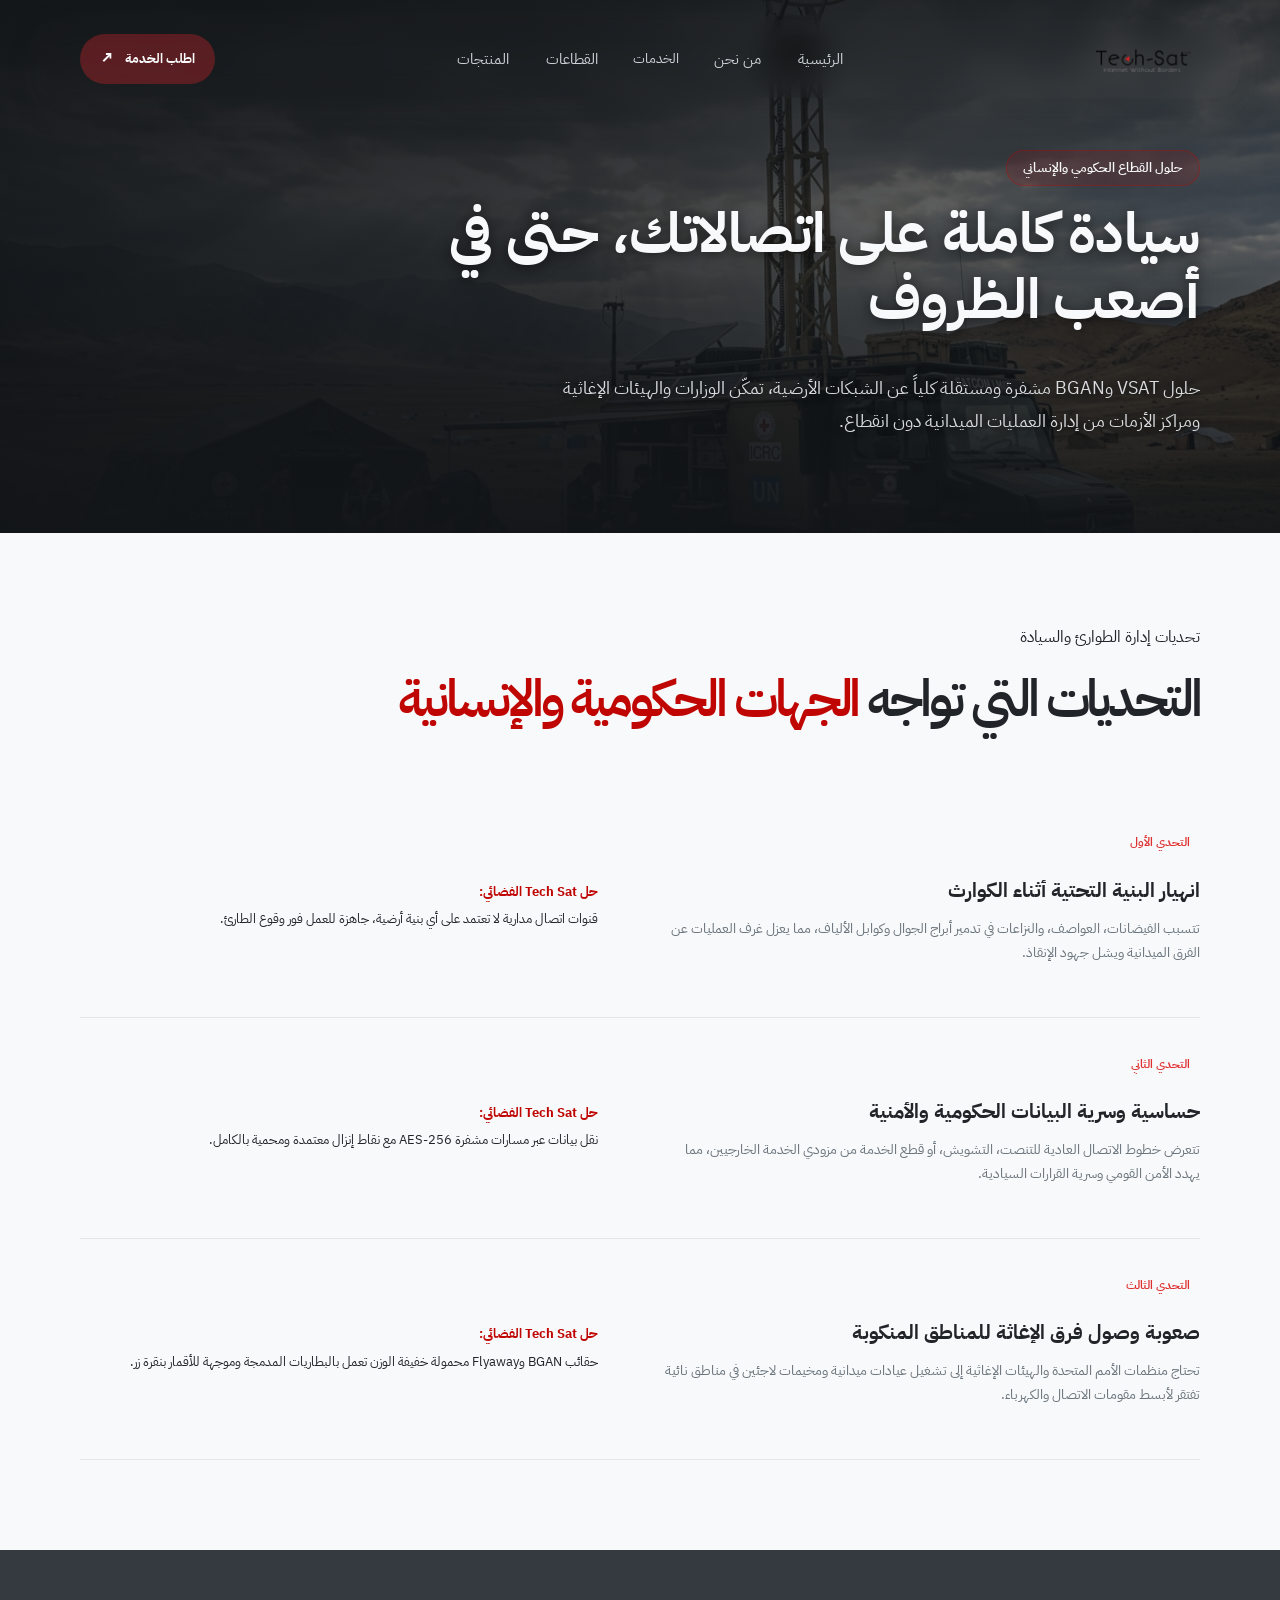
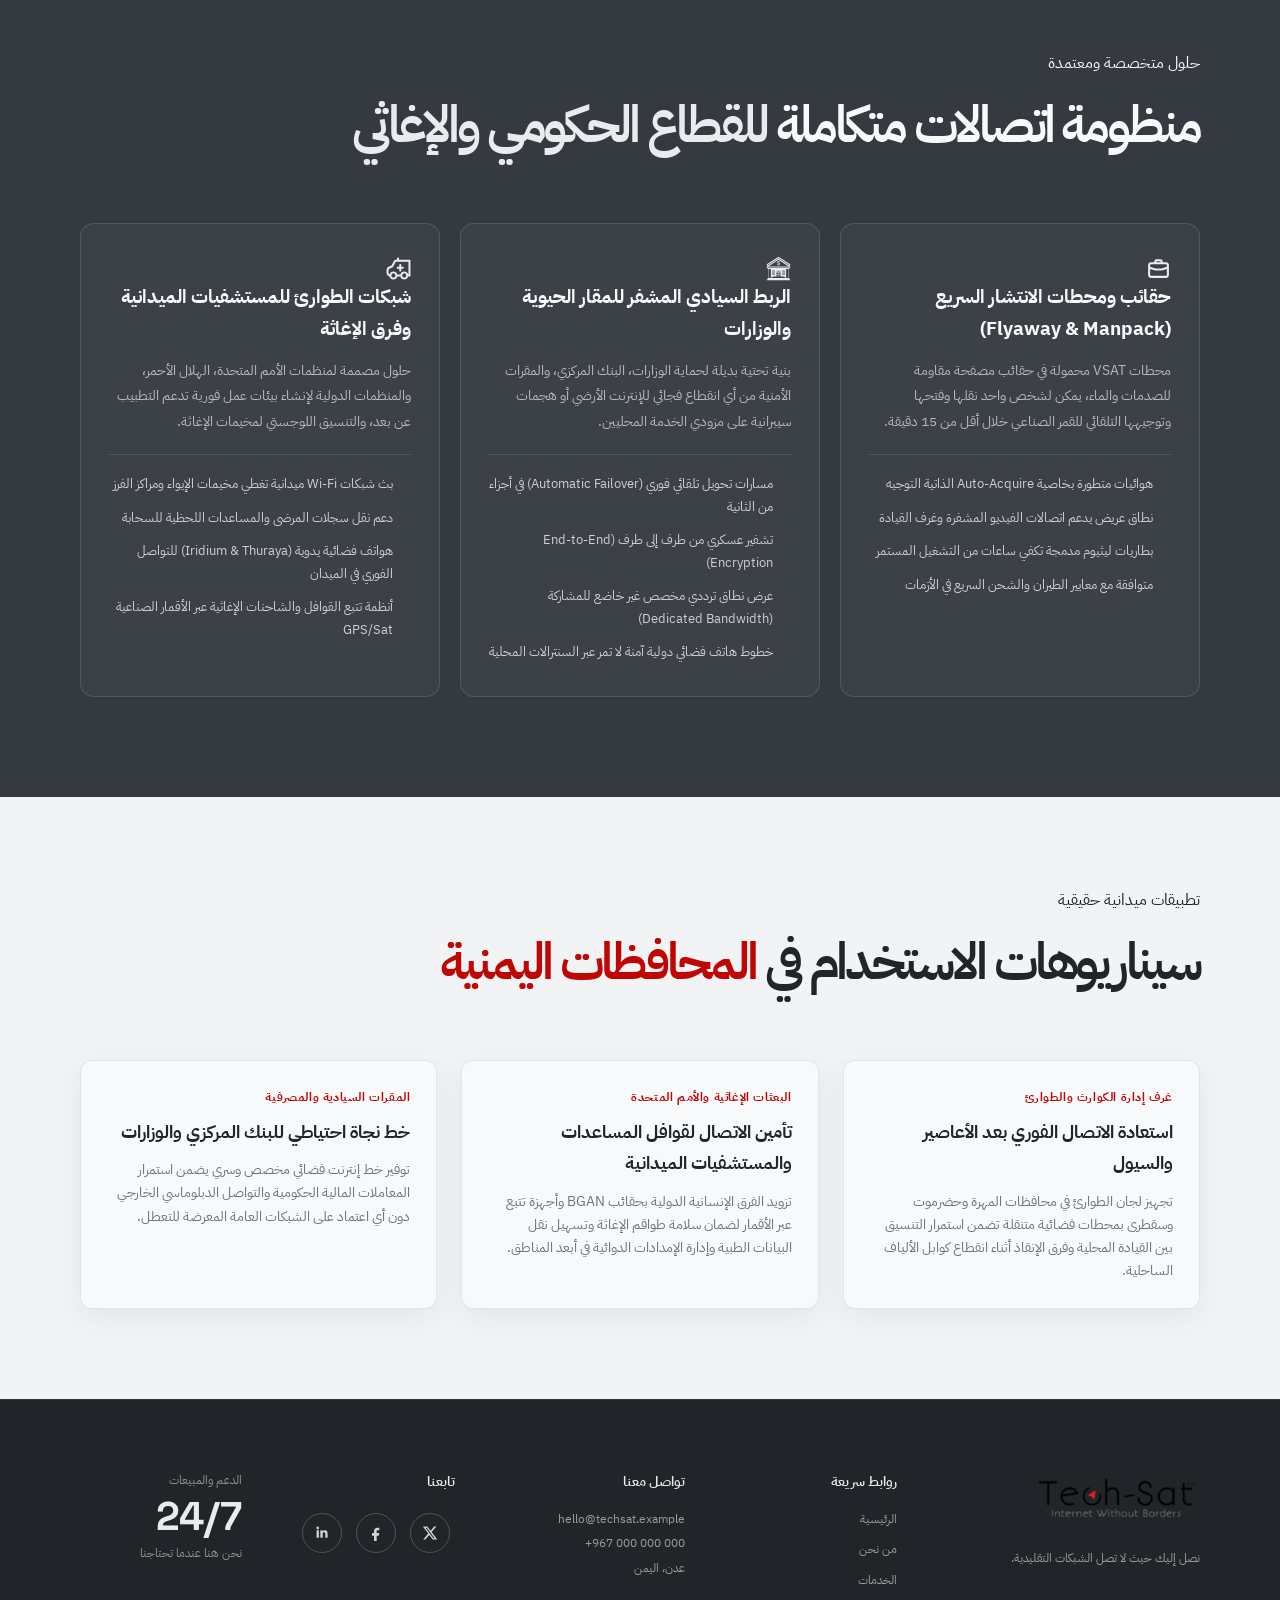
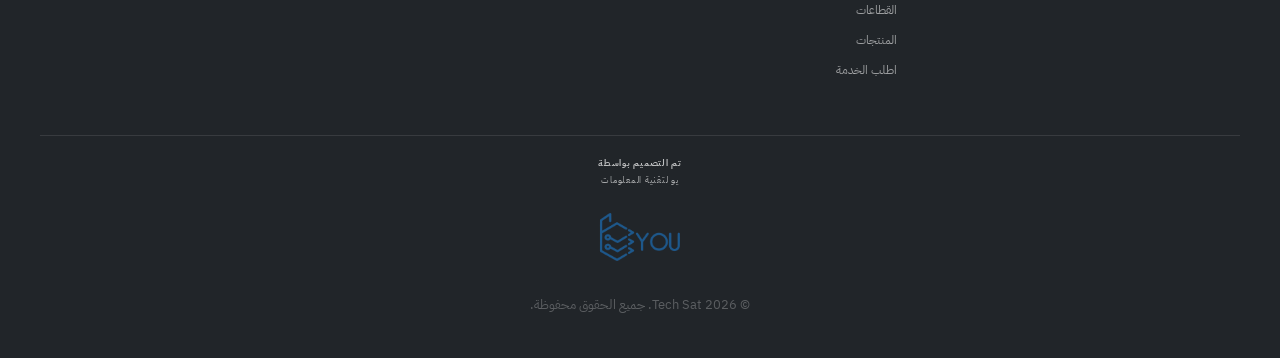
<file: industry/government.html>
<!DOCTYPE html>
<html lang="ar" dir="rtl">

<head>
    <meta charset="UTF-8">
    <meta name="viewport" content="width=device-width, initial-scale=1.0">
    <meta name="description"
        content="حلول الاتصالات الفضائية السيادية والمشفرة للقطاع الحكومي، الدفاع المدني، والمنظمات الإنسانية من Tech Sat بالشراكة مع IEC Telecom.">
    <title>القطاع الحكومي | Tech Sat</title>
    <link rel="stylesheet" href="../tech-sat.css">
    <link rel="stylesheet" href="industry.css">
    <link rel="stylesheet" href="../header.css">
    <link rel="stylesheet" href="../footer.css">
</head>

<body>

    <div class="site-grid" aria-hidden="true"></div>

    <!--  HEADER  -->
    <header class="site-header" id="site-header">
        <nav class="navbar container" aria-label="التنقل الرئيسي">

            <a class="brand" href="../index.html" aria-label="Tech Sat - الرئيسية">
                <img src="../images/logo.png" alt="Tech Sat Logo" class="header-logo-img">
            </a>


            <button class="menu-toggle" type="button" aria-label="فتح القائمة" aria-expanded="false"
                aria-controls="main-menu">
                <span></span><span></span><span></span>
            </button>

            <ul class="nav-links" id="main-menu">
                <li><a class="nav-link" href="../index.html">الرئيسية</a></li>
                <li><a class="nav-link" href="../index.html#about">من نحن</a></li>

                <!-- الخدمات -->
                <li class="nav-dropdown">
                    <a class="nav-link dropdown-toggle">
                        الخدمات
                    </a>
                    <div class="dropdown-menu">
                        <a href="../services/vsat.html">
                            <div><strong>VSAT</strong></div>
                        </a>
                        <a href="../services/broadband.html">
                            <div><strong>النطاق العريض</strong></div>
                        </a>
                        <a href="../services/voice-data.html">
                            <div><strong>الصوت والبيانات</strong></div>
                        </a>
                        <a href="../services/integration.html">
                            <div><strong>تكامل الأنظمة</strong></div>
                        </a>
                    </div>
                </li>

                <!-- القطاعات -->
                <li class="nav-dropdown">
                    <button class="nav-link dropdown-toggle">القطاعات</button>
                    <div class="dropdown-menu">
                        <a href="energy.html">
                            <div><strong>الطاقة</strong></div>
                        </a>
                        <a href="government.html">
                            <div><strong>الحكومة</strong></div>
                        </a>
                        <a href="corporate.html">
                            <div><strong>الشركات</strong></div>
                        </a>
                    </div>
                </li>

                <!-- المنتجات -->
                <li class="nav-dropdown">
                    <button class="nav-link dropdown-toggle">المنتجات</button>
                    <div class="dropdown-menu">
                        <a href="../Products/PR1.html">
                            <div><strong>Comtech CDM-625A</strong></div>
                        </a>
                        <a href="../Products/PR2.html">
                            <div><strong>iDirect iQ 200</strong></div>
                        </a>
                        <a href="../Products/PR3.html">
                            <div><strong>Newtec MDM2510</strong></div>
                        </a>
                    </div>
                </li>

                
            </ul>

            <div class="nav-actions">
                

                <a class="header-cta" href="../request-service/request-service.html">
                   اطلب الخدمة
                    <span aria-hidden="true">↗</span>
                </a>
            </div>

        </nav>
    </header>

    <main>

        <!--  SECTOR BANNER HERO  -->
        <section class="sector-banner-hero" id="sector-hero">
            <img src="./industry-images/government-hero.jpg"
                alt="محطة اتصالات فضائية طارئة لفرق الإغاثة والعمليات الحكومية الميدانية" class="banner-bg"
                loading="eager">
            <div class="banner-overlay"></div>

            <div class="container">
                <div class="sector-banner-content reveal">


                    <div class="sector-badge">

                        حلول القطاع الحكومي والإنساني
                    </div>

                    <h1 class="sector-title">
                        سيادة كاملة على اتصالاتك، حتى في أصعب الظروف
                    </h1>

                    <p class="sector-lead">
                        حلول VSAT وBGAN مشفرة ومستقلة كلياً عن الشبكات الأرضية، تمكّن الوزارات
                        والهيئات الإغاثية ومراكز الأزمات من إدارة العمليات الميدانية دون انقطاع.
                    </p>

                    



                </div>
            </div>
        </section>

        <!--  CHALLENGES  -->
        <section class="sector-challenges-section" id="challenges">
            <div class="container">

                <div class="section-heading reveal">
                    <div>
                        <div class="eyebrow dark">
                            <span class="eyebrow-line"></span>
                            تحديات إدارة الطوارئ والسيادة
                        </div>
                        <h2>
                            التحديات التي تواجه <em>الجهات الحكومية والإنسانية</em>
                        </h2>
                    </div>

                </div>

                <div class="challenges-grid">

                    <!-- Challenge 1 -->
                    <article class="challenge-card reveal">
                        <span class="challenge-badge-warning"> التحدي الأول</span>
                        <h3>انهيار البنية التحتية أثناء الكوارث</h3>
                        <p>
                            تتسبب الفيضانات، العواصف، والنزاعات في تدمير أبراج الجوال وكوابل الألياف،
                            مما يعزل غرف العمليات عن الفرق الميدانية ويشل جهود الإنقاذ.
                        </p>
                        <div class="challenge-resolution">
                            <strong>حل Tech Sat الفضائي:</strong>
                            <span>قنوات اتصال مدارية لا تعتمد على أي بنية أرضية، جاهزة للعمل فور وقوع الطارئ.</span>
                        </div>
                    </article>

                    <!-- Challenge 2 -->
                    <article class="challenge-card reveal">
                        <span class="challenge-badge-warning"> التحدي الثاني</span>
                        <h3>حساسية وسرية البيانات الحكومية والأمنية</h3>
                        <p>
                            تتعرض خطوط الاتصال العادية للتنصت، التشويش، أو قطع الخدمة من مزودي الخدمة
                            الخارجيين، مما يهدد الأمن القومي وسرية القرارات السيادية.
                        </p>
                        <div class="challenge-resolution">
                            <strong>حل Tech Sat الفضائي:</strong>
                            <span>نقل بيانات عبر مسارات مشفرة AES-256 مع نقاط إنزال معتمدة ومحمية بالكامل.</span>
                        </div>
                    </article>

                    <!-- Challenge 3 -->
                    <article class="challenge-card reveal">
                        <span class="challenge-badge-warning"> التحدي الثالث</span>
                        <h3>صعوبة وصول فرق الإغاثة للمناطق المنكوبة</h3>
                        <p>
                            تحتاج منظمات الأمم المتحدة والهيئات الإغاثية إلى تشغيل عيادات ميدانية ومخيمات
                            لاجئين في مناطق نائية تفتقر لأبسط مقومات الاتصال والكهرباء.
                        </p>
                        <div class="challenge-resolution">
                            <strong>حل Tech Sat الفضائي:</strong>
                            <span>حقائب BGAN وFlyaway محمولة خفيفة الوزن تعمل بالبطاريات المدمجة وموجهة للأقمار بنقرة
                                زر.</span>
                        </div>
                    </article>

                </div>

            </div>
        </section>

        <!--  SOLUTIONS  -->
        <section class="sector-solutions-section" id="solutions">
            <div class="container">

                <div class="section-heading light-heading reveal">
                    <div>
                        <div class="eyebrow">
                            <span class="eyebrow-line"></span>
                            حلول متخصصة ومعتمدة
                        </div>
                        <h2>
                            منظومة اتصالات متكاملة <em>للقطاع الحكومي والإغاثي</em>
                        </h2>
                    </div>
                    <p>

                    </p>
                </div>

                <div class="solutions-grid">

                    <!-- Solution 1 -->
                    <div class="solution-box reveal">
                        <div class="sol-icon" aria-hidden="true">
                            <svg xmlns="http://www.w3.org/2000/svg"viewBox="0 0 24 24">
                                <path d="M19,6H16V5a2,2,0,0,0-2-2H10A2,2,0,0,0,8,5V6H5A3,3,0,0,0,2,9v9a3,3,0,0,0,3,3H19a3,3,0,0,0,3-3V9A3,3,0,0,0,19,6ZM10,5h4V6H10ZM20,18a1,1,0,0,1-1,1H5a1,1,0,0,1-1-1V12.39L8.68,14A1.19,1.19,0,0,0,9,14h6a1.19,1.19,0,0,0,.32-.05L20,12.39Zm0-7.72L14.84,12H9.16L4,10.28V9A1,1,0,0,1,5,8H19a1,1,0,0,1,1,1Z"/>
                            </svg>
                        </div>
                        <h3>حقائب ومحطات الانتشار السريع (Flyaway & Manpack)</h3>
                        <p>
                            محطات VSAT محمولة في حقائب مصفحة مقاومة للصدمات والماء، يمكن لشخص واحد
                            نقلها وفتحها وتوجيهها التلقائي للقمر الصناعي خلال أقل من 15 دقيقة.
                        </p>
                        <ul>
                            <li>هوائيات متطورة بخاصية Auto-Acquire الذاتية التوجيه</li>
                            <li>نطاق عريض يدعم اتصالات الفيديو المشفرة وغرف القيادة</li>
                            <li>بطاريات ليثيوم مدمجة تكفي ساعات من التشغيل المستمر</li>
                            <li>متوافقة مع معايير الطيران والشحن السريع في الأزمات</li>
                        </ul>
                    </div>

                    <!-- Solution 2 -->
                    <div class="solution-box reveal">
                        <div class="sol-icon" aria-hidden="true">
                            <svg xmlns="http://www.w3.org/2000/svg"viewBox="0 0 64 64">
                                <path d="M17 37.9h2v10h-2zM20 37.9h2v10h-2zM45 37.9h2v10h-2zM42 37.9h2v10h-2z"/>
        
                                <path d="M62 24.051v-2.815L31.989 2L2 21.235v2.815l1.607-1.031.879 1.313L2 25.928v1.876h1.313v1.842H2v1.877h2.82v1.95h.68v22.742h-.68v2.035H3.5v1.875H2V62h60v-1.875h-1.5V58.25h-1.32v-2.035h-.68V33.473h.68v-1.95H62v-1.877h-1.313v-1.842H62v-1.876l-2.487-1.595.879-1.313L62 24.051zM31.989 4.814L59.128 22.21l-.878 1.313L31.989 6.691L5.75 23.522l-.879-1.313L31.989 4.814zm24.929 21.114H7.082L31.989 9.482l24.929 16.446zM13.5 56.215V54.5H17v-1.875h9.074v-.555h.556v-9.808c0-7.103 10.74-7.214 10.74 0v9.808h.556v.555H47V54.5h3.5v1.875h-37v-.16zM16 48.9v-12h7v12h-7zm25 0v-12h7v12h-7zM6.5 33.473h6v22.742h-6V33.473zm51 22.742h-6V33.473h6v22.742zm1.688-26.569H4.813v-1.842h54.375v1.842z"/>

                                <path d="M31.106 11.901v.897c-1.537.353-2.681 1.57-2.681 3.031c0 1.732 1.604 3.142 3.574 3.142c.985 0 1.787.705 1.787 1.571c0 .867-.802 1.572-1.787 1.572s-1.787-.705-1.787-1.572h-1.787c0 1.461 1.144 2.679 2.681 3.031v.897h1.787v-.897c1.537-.353 2.681-1.57 2.681-3.031c0-1.732-1.604-3.142-3.574-3.142c-.985 0-1.787-.704-1.787-1.571s.802-1.572 1.787-1.572s1.787.705 1.787 1.572h1.787c0-1.461-1.144-2.679-2.681-3.031v-.897h-1.787"/>

                                <path d="M27.416 42.678v9.393h9.168v-9.393c0-6.711-9.168-6.609-9.168 0m4.139-3.793v3.652h-3.082c.122-2.199 1.537-3.424 3.082-3.652m.001 12.064h-3.091v-3.047h3.091v3.047m0-4.359h-3.091v-3.047h3.091v3.047m4.122 4.359h-3.092v-3.047h3.092v3.047m.48-6.124v2.591h-1.296v-2.591h1.296m-.48-.25h-1.065V46.59h-2.026v-3.047h3.092v1.032zm-3.092-2.038v-3.659c1.547.212 2.962 1.426 3.082 3.659h-3.082"/>

                                <path d="M35.695 46.467a.185.185 0 1 0-.296.149l-.077.494h.374l-.077-.494a.184.184 0 0 0 .076-.149M35.512 46.032a.531.531 0 1 0-.002-1.062a.531.531 0 0 0 .002 1.062"/>
                            </svg>
                        </div>
                        <h3>الربط السيادي المشفر للمقار الحيوية والوزارات</h3>
                        <p>
                            بنية تحتية بديلة لحماية الوزارات، البنك المركزي، والمقرات الأمنية من أي
                            انقطاع فجائي للإنترنت الأرضي أو هجمات سيبرانية على مزودي الخدمة المحليين.
                        </p>
                        <ul>
                            <li>مسارات تحويل تلقائي فوري (Automatic Failover) في أجزاء من الثانية</li>
                            <li>تشفير عسكري من طرف إلى طرف (End-to-End Encryption)</li>
                            <li>عرض نطاق ترددي مخصص غير خاضع للمشاركة (Dedicated Bandwidth)</li>
                            <li>خطوط هاتف فضائي دولية آمنة لا تمر عبر السنترالات المحلية</li>
                        </ul>
                    </div>

                    <!-- Solution 3 -->
                    <div class="solution-box reveal">
                        <div class="sol-icon">
                            <svg class="sol-icon-svg" xmlns="http://www.w3.org/2000/svg" viewBox="0 0 512 512" aria-hidden="true">
                                <path d="m239.2,261.5c0,0 0.1,0 0.1,0l32.7-.2 .2,35.9c0.1,11.2 9.2,20.3 20.4,20.3 0,0 0.1,0 0.1,0 11.3-0.1 20.4-9.3 20.3-20.5l-.2-35.9 32.7-.2c11.3-.1 20.4-9.3 20.3-20.5-.1-11.2-9.2-20.3-20.4-20.3 0,0-.1,0-.1,0l-32.7,.2-.2-35.9c-.1-11.2-9.2-20.3-20.4-20.3 0,0-.1,0-.1,0-11.3.1-20.4,9.3-20.3,20.5l.2,35.9-32.7,.2c-11.3.1-20.4,9.3-20.3,20.5 0,11.2 9.1,20.3 20.4,20.3z"/>
                                <path d="m480.6,75.2h-213.5v-23.1c0-11.3-9.1-20.4-20.4-20.4-11.3,0-20.4,9.1-20.4,20.4v23.1h-37.5c-7.6,0-14.5,4.2-18,10.9l-58.3,109.9-58.1,25.3c-26,11.3-43.4,41.5-43.4,75.3v41.7c0,42.1 26.9,76.7 60.9,79.7 9,35.8 41.5,62.3 80,62.3 38.4,0 70.8-26.4 79.9-62.1h61.7c9.1,35.6 41.5,62.1 79.9,62.1 38.4,0 70.8-26.4 79.9-62.1h27.2c11.3,0 20.4-9.1 20.4-20.4v-302.2c0.1-11.2-9-20.4-20.3-20.4zm-328.7,366.4c-22.7,0-41.2-19.7-41.2-43.8 0-24.2 18.5-43.8 41.2-43.8 22.7,0 41.2,19.7 41.2,43.8-2.84217e-14,24.2-18.5,43.8-41.2,43.8zm221.6,0c-22.7,0-41.2-19.7-41.2-43.8 0-24.2 18.5-43.8 41.2-43.8 22.7,0 41.2,19.7 41.2,43.8 0,24.2-18.5,43.8-41.2,43.8zm86.7-64.2h-6.8c-9.1-35.6-41.5-62.1-79.9-62.1-38.4,0-70.8,26.4-79.9,62.1h-61.7c-9.1-35.6-41.5-62.1-79.9-62.1-38.2,0-70.4,26.1-79.7,61.3-10.3-3.5-20.3-18.2-20.3-38.3v-41.7c0-17.2 7.9-33.1 18.8-37.8l64.7-28.1c4.2-1.8 7.7-5.1 9.9-9.2l55.6-105.4h259.1v261.3z"/>
                            </svg>
                        </div>
                        <h3>شبكات الطوارئ للمستشفيات الميدانية وفرق الإغاثة</h3>
                        <p>
                            حلول مصممة لمنظمات الأمم المتحدة، الهلال الأحمر، والمنظمات الدولية لإنشاء
                            بيئات عمل فورية تدعم التطبيب عن بعد، والتنسيق اللوجستي لمخيمات الإغاثة.
                        </p>
                        <ul>
                            <li>بث شبكات Wi-Fi ميدانية تغطي مخيمات الإيواء ومراكز الفرز</li>
                            <li>دعم نقل سجلات المرضى والمساعدات اللحظية للسحابة</li>
                            <li>هواتف فضائية يدوية (Iridium & Thuraya) للتواصل الفوري في الميدان</li>
                            <li>أنظمة تتبع القوافل والشاحنات الإغاثية عبر الأقمار الصناعية GPS/Sat</li>
                        </ul>
                    </div>

                </div>

            </div>
        </section>



        <!--  USE CASES  -->
        <section class="sector-use-cases-section">
            <div class="container">

                <div class="section-heading reveal">
                    <div>
                        <div class="eyebrow dark">
                            <span class="eyebrow-line"></span>
                            تطبيقات ميدانية حقيقية
                        </div>
                        <h2>
                            سيناريوهات الاستخدام في <em>المحافظات اليمنية</em>
                        </h2>
                    </div>

                </div>

                <div class="use-case-grid">

                    <div class="use-case-card reveal">
                        <span class="uc-tag">غرف إدارة الكوارث والطوارئ</span>
                        <h4>استعادة الاتصال الفوري بعد الأعاصير والسيول</h4>
                        <p>
                            تجهيز لجان الطوارئ في محافظات المهرة وحضرموت وسقطرى بمحطات فضائية متنقلة تضمن
                            استمرار التنسيق بين القيادة المحلية وفرق الإنقاذ أثناء انقطاع كوابل الألياف الساحلية.
                        </p>
                    </div>

                    <div class="use-case-card reveal">
                        <span class="uc-tag">البعثات الإغاثية والأمم المتحدة</span>
                        <h4>تأمين الاتصال لقوافل المساعدات والمستشفيات الميدانية</h4>
                        <p>
                            تزويد الفرق الإنسانية الدولية بحقائب BGAN وأجهزة تتبع عبر الأقمار لضمان سلامة
                            طواقم الإغاثة وتسهيل نقل البيانات الطبية وإدارة الإمدادات الدوائية في أبعد المناطق.
                        </p>
                    </div>

                    <div class="use-case-card reveal">
                        <span class="uc-tag">المقرات السيادية والمصرفية</span>
                        <h4>خط نجاة احتياطي للبنك المركزي والوزارات</h4>
                        <p>
                            توفير خط إنترنت فضائي مخصص وسري يضمن استمرار المعاملات المالية الحكومية والتواصل
                            الدبلوماسي الخارجي دون أي اعتماد على الشبكات العامة المعرضة للتعطل.
                        </p>
                    </div>

                </div>

            </div>
        </section>   
    </main>




     <!--FOOTER-->
    <footer class="site-footer">

        <div class="container footer-grid">

                  <div class="footer-brand">

    <a class="brand" href="../index.html">
        <img src="../images/logo.png" alt="Tech-Sat Logo" class="footer-logo-img">
    </a>

    <p>
        نصل إليك حيث لا تصل الشبكات التقليدية.
    </p>

</div>

            <div>
                <h3>روابط سريعة</h3>

                <ul>
                    <li>
                        <a href="../index.html#hero">الرئيسية</a>
                    </li>
                    <li>
                        <a href="../index.html#about">من نحن</a>
                    </li>
                    <li>
                        <a href="../index.html#services">الخدمات</a>
                    </li>
                    <li>
                        <a href="../index.html#industries">القطاعات</a>
                    </li>
                    <li>
                        <a href="../Products/PR1.html">المنتجات</a>
                    </li>
                    <li>
                        <a href="../request-service/request-service.html">اطلب الخدمة</a>
                    </li>
                </ul>
            </div>

            <div>
                <h3>تواصل معنا</h3>

                <p>hello@techsat.example</p>

                <p dir="ltr">
                    +967 000 000 000
                </p>

                <p>
                   عدن، اليمن
                </p>
            </div>

             <!-- Social Media -->
                <div class="soical-icons">

                    <h3>
                        تابعنا
                    </h3>

                    <div class="social-icons">
                            <a href="https://www.x.com" class="social-icon">
                                <svg viewBox="0 0 24 24" aria-hidden="true">
                                     <path d="M18.244 2.25h3.308l-7.227 8.26 8.502 11.24h-6.657l-5.214-6.817-5.964 6.817H1.684l7.73-8.835L1.254 2.25H8.08l4.713 6.231L18.244 2.25Zm-1.161 17.52h1.833L7.084 4.126H5.117L17.083 19.77Z"/>
                                 </svg>
                            </a>
                            <a href="https://www.facebook.com/profile.php?id=100064730084237" class="social-icon">
                                <svg viewBox="0 0 24 24" aria-hidden="true">
                                    <path d="M14 8h3V4h-3c-2.8 0-5 2.2-5 5v3H6v4h3v8h4v-8h3.2l.8-4H13V9c0-.6.4-1 1-1Z"/>
                                 </svg>
                            
                            </a>

                        
                            <a href="https://www.linkedin.com" class="social-icon" target="_blank" rel="noopener noreferrer" aria-label="LinkedIn">
                                <svg viewBox="0 0 640 640" aria-hidden="true">
                                    <path d="M196.3 512L103.4 512L103.4 212.9L196.3 212.9L196.3 512zM149.8 172.1C120.1 172.1 96 147.5 96 117.8C96 103.5 101.7 89.9 111.8 79.8C121.9 69.7 135.6 64 149.8 64C164 64 177.7 69.7 187.8 79.8C197.9 89.9 203.6 103.6 203.6 117.8C203.6 147.5 179.5 172.1 149.8 172.1zM543.9 512L451.2 512L451.2 366.4C451.2 331.7 450.5 287.2 402.9 287.2C354.6 287.2 347.2 324.9 347.2 363.9L347.2 512L254.4 512L254.4 212.9L343.5 212.9L343.5 253.7L344.8 253.7C357.2 230.2 387.5 205.4 432.7 205.4C526.7 205.4 544 267.3 544 347.7L544 512L543.9 512z"/>
                                </svg>
                            </a>
                    </div>
                </div>

            <div class="footer-support">
                <span>الدعم والمبيعات</span>
                <strong>24/7</strong>
                <small>نحن هنا عندما تحتاجنا</small>
            </div>

        </div>

        <div class="container footer-bottom">
    <a href="https://www.facebook.com/youtechnology/" class="designed-by" target="_blank" rel="noopener noreferrer" aria-label="تم التصميم بواسطة يو لتقنية المعلومات">
        <span class="designed-title">تم التصميم بواسطة</span>
        <span class="company-name">يو لتقنية المعلومات</span>
        <img src="../images/you-logo.png" alt="يو لتقنية المعلومات" class="designer-logo">
    </a>

            <span class="copyright-text">
                © 2026 Tech Sat. جميع الحقوق محفوظة.
            </span>
        </div>

    </footer>

    <!--  UI ELEMENTS  -->
    <div class="site-toast" role="status" aria-live="polite"></div>

    <button class="back-to-top" type="button" aria-label="العودة إلى أعلى الصفحة">↑</button>

    <!--  JAVASCRIPT  -->
    <script src="../tech-sat.js"></script>
    <script src="../header.js"></script>

</body>

</html>
</file>
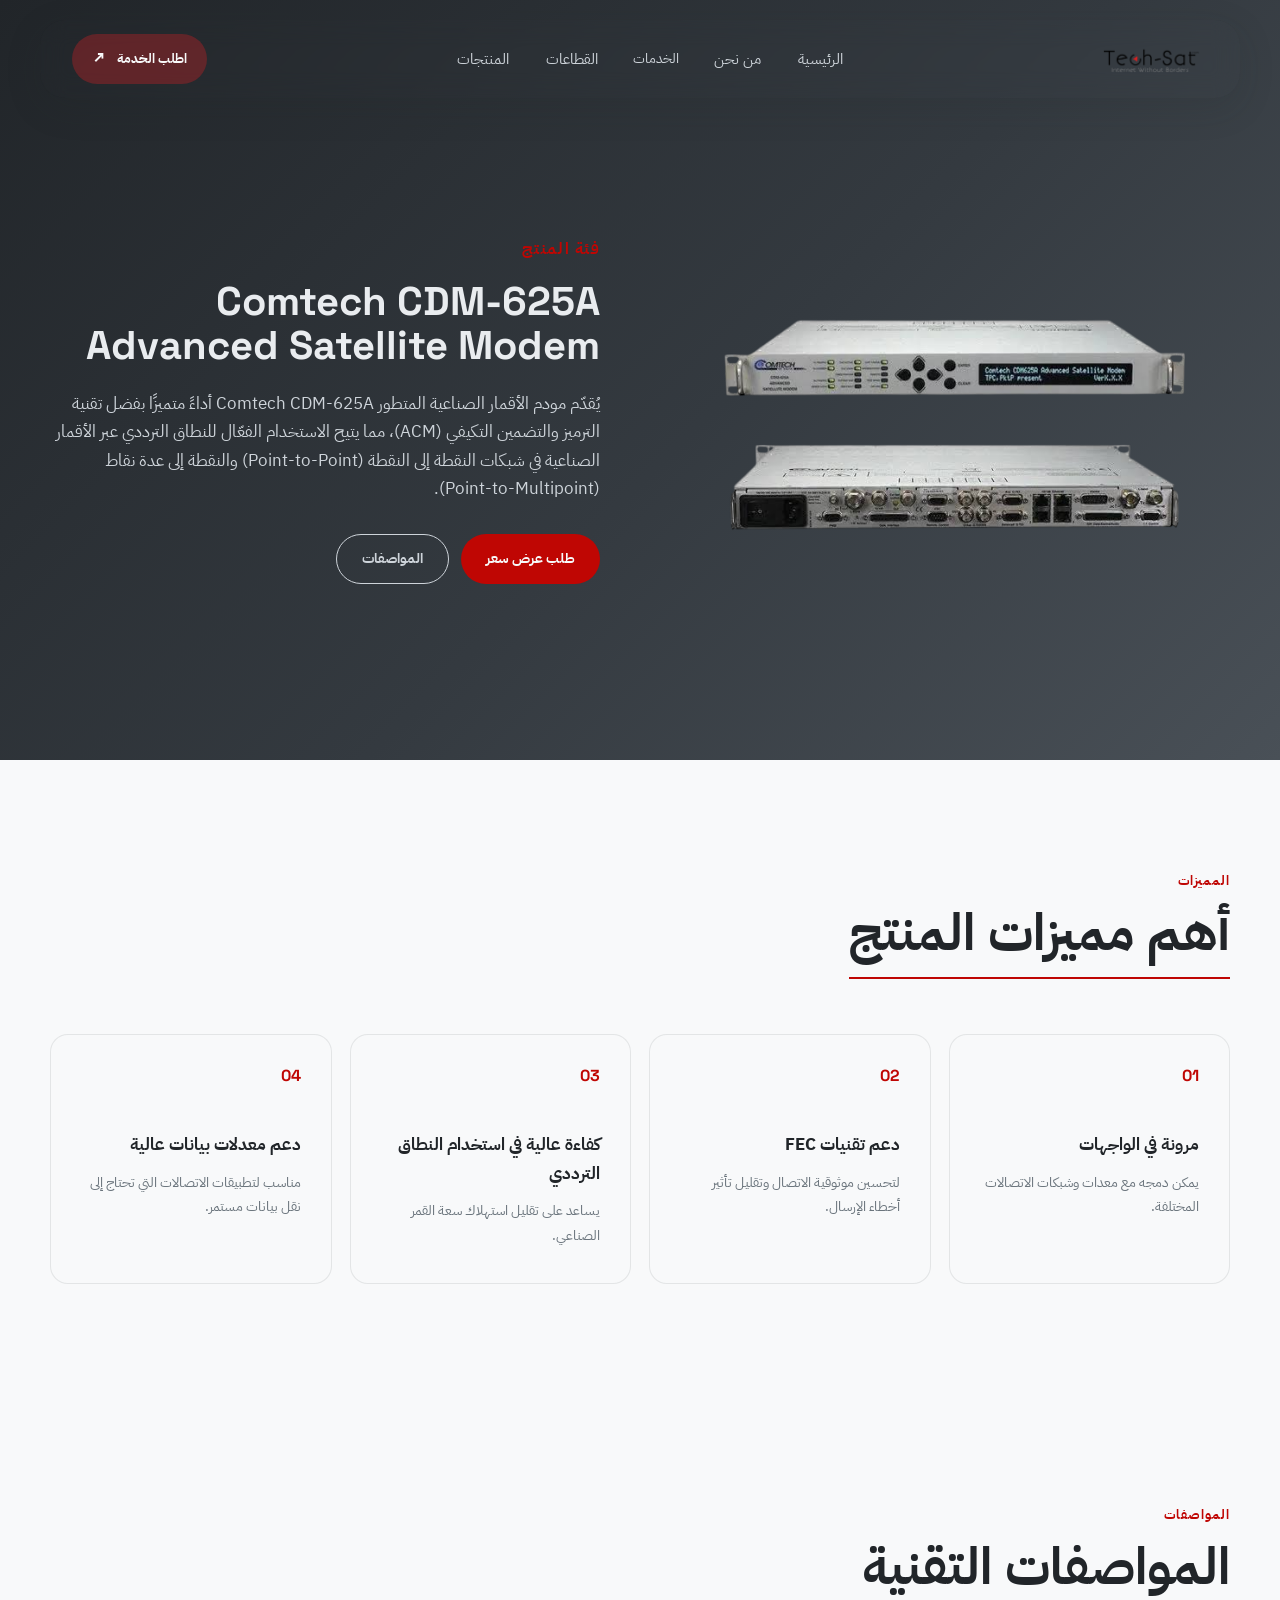
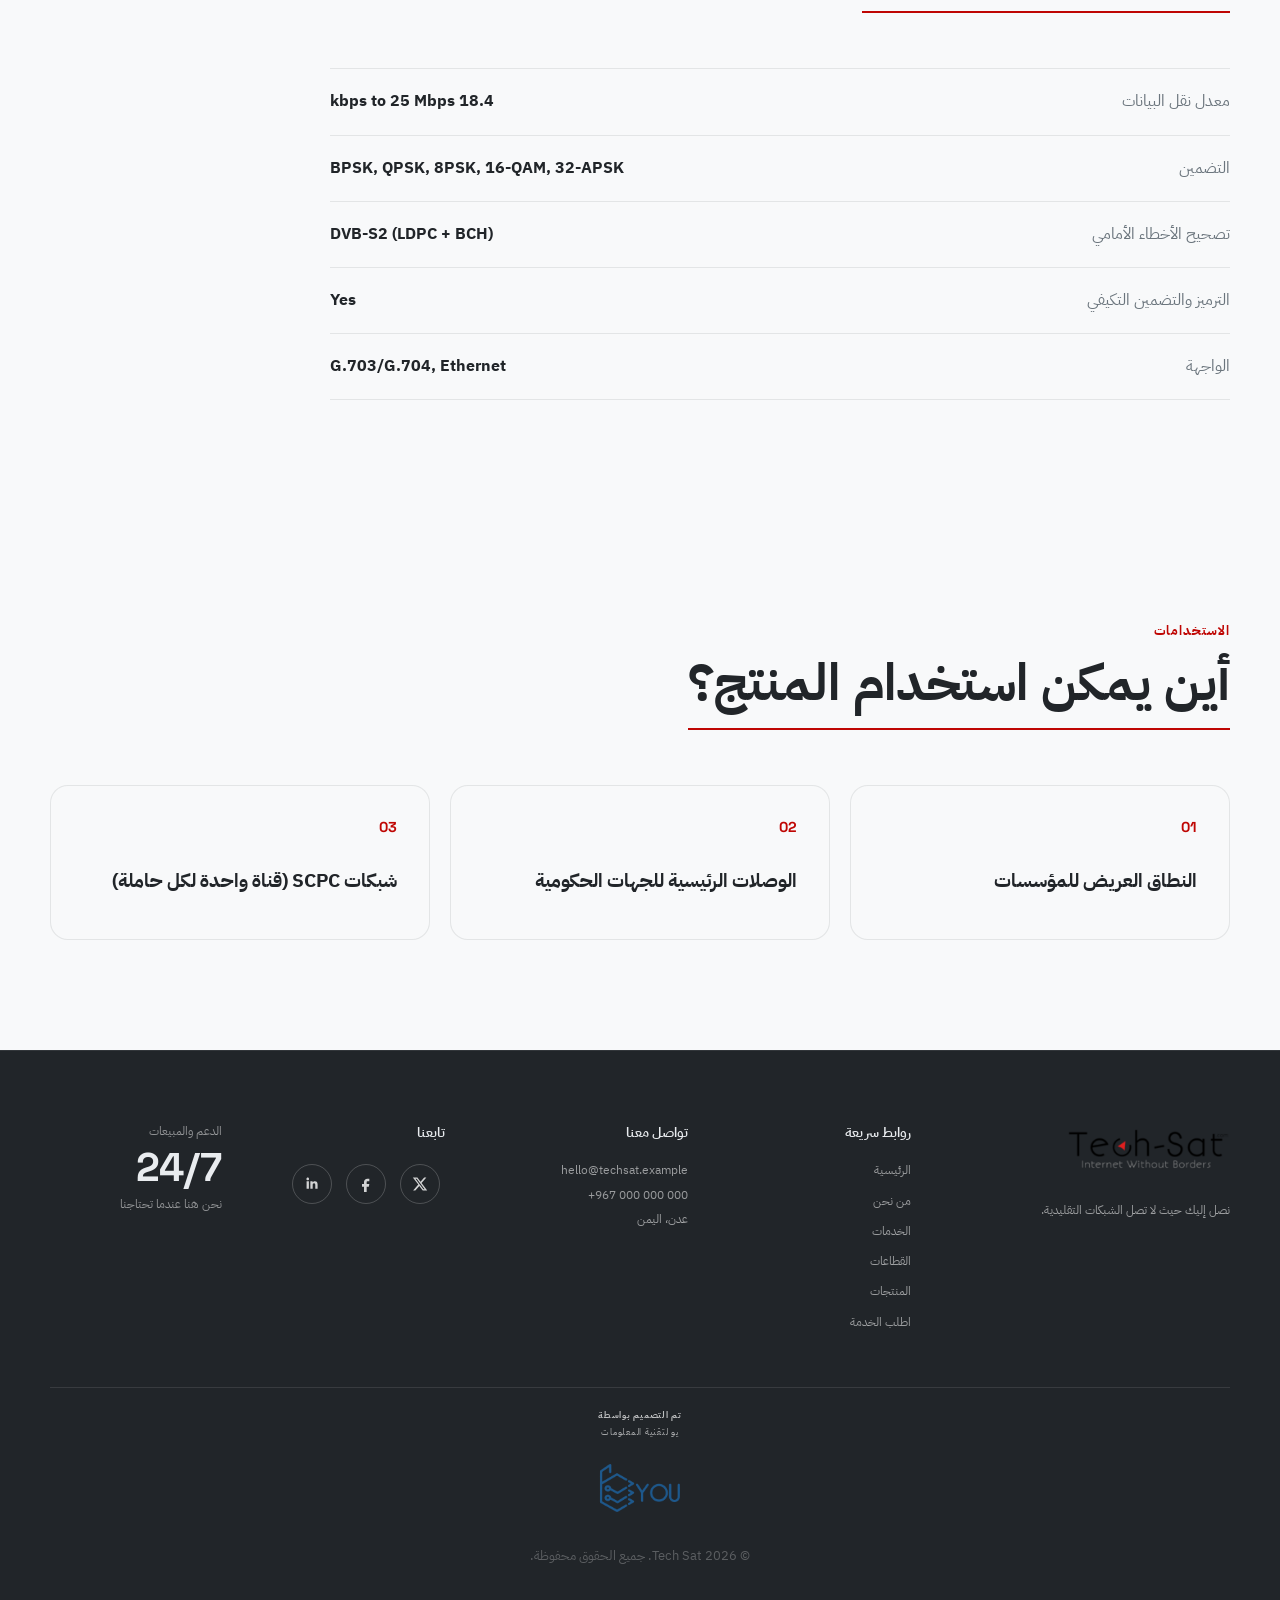
<file: Products/PR1.html>
<!DOCTYPE html>
<html lang="ar" dir="rtl">


<head>
    <meta charset="UTF-8">
    <meta name="viewport" content="width=device-width, initial-scale=1.0">

    <title>Comtech CDM-625A | Tech Sat</title>

    <link rel="stylesheet" href="product.css">
    <link rel="stylesheet" href="../header.css">
    <link rel="stylesheet" href="../footer.css">



</head>

<body>

    <!-- =========================
         NAVBAR
    ========================== -->
    <header class="site-header" id="site-header">
        <nav class="navbar container" aria-label="التنقل الرئيسي">

            <a class="brand" href="../index.html" aria-label="Tech Sat - الرئيسية">
                <img src="../images/logo.png" alt="Tech Sat Logo" class="header-logo-img">
            </a>


            <button class="menu-toggle" type="button" aria-label="فتح القائمة">
                <span></span><span></span><span></span>
            </button>

            <ul class="nav-links" id="main-menu">
                <li><a class="nav-link" href="../index.html">الرئيسية</a></li>
                <li><a class="nav-link" href="../index.html#about">من نحن</a></li>

                <!-- الخدمات -->
                <li class="nav-dropdown">
                    <a class="nav-link dropdown-toggle">
                        الخدمات
                    </a>
                    <div class="dropdown-menu">

                        <a href="../services/vsat.html">
                            <div>
                                <strong>VSAT</strong>
                            </div>
                        </a>

                        <a href="../services/broadband.html">
                            <div>
                                <strong>النطاق العريض</strong>
                            </div>
                        </a>

                        <a href="../services/voice-data.html">
                            <div>
                                <strong>الصوت والبيانات</strong>
                            </div>
                        </a>

                        <a href="../services/integration.html">
                            <div>
                                <strong>تكامل الأنظمة</strong>
                            </div>
                        </a>
                    </div>
                </li>

                <!-- القطاعات -->
                <li class="nav-dropdown">
                    <button class="nav-link dropdown-toggle">القطاعات</button>
                    <div class="dropdown-menu">
                        <a href="../industry/energy.html">
                            <div><strong>الطاقة</strong></div>
                        </a>
                        <a href="../industry/government.html">
                            <div><strong>الحكومة</strong></div>
                        </a>
                        <a href="../industry/corporate.html">
                            <div><strong>الشركات</strong></div>
                        </a>
                    </div>
                </li>

                <!-- المنتجات — 🆕 نفس المجلد -->
                <li class="nav-dropdown">
                    <button class="nav-link dropdown-toggle">المنتجات</button>
                    <div class="dropdown-menu">
                        <a href="PR1.html">
                            <div><strong>Comtech CDM-625A</strong></div>
                        </a>
                        <a href="PR2.html">
                            <div><strong>iDirect iQ 200</strong></div>
                        </a>
                        <a href="PR3.html">
                            <div><strong>Newtec MDM2510</strong></div>
                        </a>
                    </div>
                </li>

                

            </ul>

            <div class="nav-actions">
                

                <a class="header-cta" href="../request-service/request-service.html">
                   اطلب الخدمة
                    <span aria-hidden="true">↗</span>
                </a>
            </div>

        </nav>
    </header>


    <main>

        <!-- =========================
             PRODUCT HERO
        ========================== -->
        <section class="product-hero">

            <div class="container product-hero-grid">

                <!-- Product Image -->
                <div class="product-image-wrapper">

                    <!-- ضع صورة المنتج هنا -->
                    <img src="../images/images-Photoroom.png" alt="اسم المنتج" class="product-image">

                </div>


                <!-- Product Information -->
                <div class="product-info">

                    <span class="product-category">
                        فئة المنتج
                    </span>

                    <h1>
                        Comtech CDM-625A Advanced Satellite Modem
                    </h1>

                    <p class="product-description">
                        يُقدّم مودم الأقمار الصناعية المتطور Comtech CDM-625A أداءً متميزًا بفضل تقنية الترميز والتضمين
                        التكيفي (ACM)، مما يتيح الاستخدام الفعّال للنطاق الترددي عبر الأقمار الصناعية في شبكات النقطة
                        إلى النقطة (Point-to-Point) والنقطة إلى عدة نقاط (Point-to-Multipoint).
                    </p>


                    <!-- Quick Specifications -->



                    <!-- Actions -->
                    <div class="product-actions">

                        <a href="../request-service/request-service.html" class="btn btn-primary">
                            طلب عرض سعر
                        </a>

                        <a href="#specifications" class="btn btn-secondary">
                            المواصفات
                        </a>

                    </div>

                </div>

            </div>

        </section>


        <!-- =========================
             PRODUCT OVERVIEW
        ========================== -->



        <!-- =========================
             FEATURES
        ========================== -->
        <section class="features">

            <div class="container">

                <div class="section-heading">

                    <span class="eyebrow">
                        المميزات
                    </span>

                    <h2>
                        أهم مميزات المنتج
                    </h2>

                </div>


                <div class="features-grid">

                    <!-- Feature 01 -->
                    <article class="feature-card">

                        <div class="feature-number">
                            01
                        </div>

                        <h3>
                            مرونة في الواجهات
                        </h3>

                        <p>
                            يمكن دمجه مع معدات وشبكات الاتصالات المختلفة.
                        </p>

                    </article>


                    <!-- Feature 02 -->
                    <article class="feature-card">

                        <div class="feature-number">
                            02
                        </div>

                        <h3>
                            دعم تقنيات FEC
                        </h3>

                        <p>
                            لتحسين موثوقية الاتصال وتقليل تأثير أخطاء الإرسال.
                        </p>

                    </article>


                    <!-- Feature 03 -->
                    <article class="feature-card">

                        <div class="feature-number">
                            03
                        </div>

                        <h3>
                            كفاءة عالية في استخدام النطاق الترددي
                        </h3>

                        <p>
                            يساعد على تقليل استهلاك سعة القمر الصناعي.
                        </p>

                    </article>


                    <!-- Feature 04 -->
                    <article class="feature-card">

                        <div class="feature-number">
                            04
                        </div>

                        <h3>
                            دعم معدلات بيانات عالية
                        </h3>

                        <p>
                            مناسب لتطبيقات الاتصالات التي تحتاج إلى نقل بيانات مستمر.
                        </p>

                    </article>

                </div>

            </div>

        </section>


        <!-- =========================
             SPECIFICATIONS
        ========================== -->
        <section class="specifications" id="specifications">

            <div class="container">

                <div class="section-heading">

                    <span class="eyebrow">
                        المواصفات
                    </span>

                    <h2>
                        المواصفات التقنية
                    </h2>

                </div>


                <div class="spec-table">

                    <div class="spec-row">
                        <span>معدل نقل البيانات</span>
                        <strong>18.4 kbps to 25 Mbps</strong>
                    </div>

                    <div class="spec-row">
                        <span>التضمين</span>
                        <strong>BPSK, QPSK, 8PSK, 16-QAM, 32-APSK</strong>
                    </div>

                    <div class="spec-row">
                        <span>تصحيح الأخطاء الأمامي</span>
                        <strong>DVB-S2 (LDPC + BCH)</strong>
                    </div>

                    <div class="spec-row">
                        <span>الترميز والتضمين التكيفي</span>
                        <strong>Yes</strong>
                    </div>

                    <div class="spec-row">
                        <span>الواجهة</span>
                        <strong>G.703/G.704, Ethernet</strong>
                    </div>

                </div>

            </div>

        </section>


        <!-- =========================
             APPLICATIONS
        ========================== -->
        <section class="applications">

            <div class="container">

                <div class="section-heading">

                    <span class="eyebrow">
                        الاستخدامات
                    </span>

                    <h2>
                        أين يمكن استخدام المنتج؟
                    </h2>

                </div>


                <div class="applications-grid">

                    <div class="application-card">
                        <span>01</span>
                        <h3>النطاق العريض للمؤسسات</h3>

                    </div>

                    <div class="application-card">
                        <span>02</span>
                        <h3>الوصلات الرئيسية للجهات الحكومية</h3>

                    </div>

                    <div class="application-card">
                        <span>03</span>
                        <h3>شبكات SCPC (قناة واحدة لكل حاملة)</h3>

                    </div>

                </div>

            </div>

        </section>
    

    </main>


     <!--FOOTER-->
    <footer class="site-footer">

        <div class="container footer-grid">

                  <div class="footer-brand">

    <a class="brand" href="../index.html">
        <img src="../images/logo.png" alt="Tech-Sat Logo" class="footer-logo-img">
    </a>

    <p>
        نصل إليك حيث لا تصل الشبكات التقليدية.
    </p>

</div>

            <div>
                <h3>روابط سريعة</h3>

                <ul>
                    <li>
                        <a href="../index.html#hero">الرئيسية</a>
                    </li>
                    <li>
                        <a href="../index.html#about">من نحن</a>
                    </li>
                    <li>
                        <a href="../index.html#services">الخدمات</a>
                    </li>
                    <li>
                        <a href="../index.html#industries">القطاعات</a>
                    </li>
                    <li>
                        <a href="PR1.html">المنتجات</a>
                    </li>
                    <li>
                        <a href="../request-service/request-service.html">اطلب الخدمة</a>
                    </li>
                </ul>
            </div>

            <div>
                <h3>تواصل معنا</h3>

                <p>hello@techsat.example</p>

                <p dir="ltr">
                    +967 000 000 000
                </p>

                <p>
                   عدن، اليمن
                </p>
            </div>

             <!-- Social Media -->
                <div class="soical-icons">

                    <h3>
                        تابعنا
                    </h3>

                    <div class="social-icons">
                            <a href="https://www.x.com" class="social-icon">
                                <svg viewBox="0 0 24 24" aria-hidden="true">
                                     <path d="M18.244 2.25h3.308l-7.227 8.26 8.502 11.24h-6.657l-5.214-6.817-5.964 6.817H1.684l7.73-8.835L1.254 2.25H8.08l4.713 6.231L18.244 2.25Zm-1.161 17.52h1.833L7.084 4.126H5.117L17.083 19.77Z"/>
                                 </svg>
                            </a>
                            <a href="https://www.facebook.com/profile.php?id=100064730084237" class="social-icon">
                                <svg viewBox="0 0 24 24" aria-hidden="true">
                                    <path d="M14 8h3V4h-3c-2.8 0-5 2.2-5 5v3H6v4h3v8h4v-8h3.2l.8-4H13V9c0-.6.4-1 1-1Z"/>
                                 </svg>
                            
                            </a>

                        
                            <a href="https://www.linkedin.com" class="social-icon" target="_blank" rel="noopener noreferrer" aria-label="LinkedIn">
                                <svg viewBox="0 0 640 640" aria-hidden="true">
                                    <path d="M196.3 512L103.4 512L103.4 212.9L196.3 212.9L196.3 512zM149.8 172.1C120.1 172.1 96 147.5 96 117.8C96 103.5 101.7 89.9 111.8 79.8C121.9 69.7 135.6 64 149.8 64C164 64 177.7 69.7 187.8 79.8C197.9 89.9 203.6 103.6 203.6 117.8C203.6 147.5 179.5 172.1 149.8 172.1zM543.9 512L451.2 512L451.2 366.4C451.2 331.7 450.5 287.2 402.9 287.2C354.6 287.2 347.2 324.9 347.2 363.9L347.2 512L254.4 512L254.4 212.9L343.5 212.9L343.5 253.7L344.8 253.7C357.2 230.2 387.5 205.4 432.7 205.4C526.7 205.4 544 267.3 544 347.7L544 512L543.9 512z"/>
                                </svg>
                            </a>
                    </div>
                </div>

            <div class="footer-support">
                <span>الدعم والمبيعات</span>
                <strong>24/7</strong>
                <small>نحن هنا عندما تحتاجنا</small>
            </div>

        </div>

        <div class="container footer-bottom">
    <a href="https://www.facebook.com/youtechnology/" class="designed-by" target="_blank" rel="noopener noreferrer" aria-label="تم التصميم بواسطة يو لتقنية المعلومات">
        <span class="designed-title">تم التصميم بواسطة</span>
        <span class="company-name">يو لتقنية المعلومات</span>
        <img src="../images/you-logo.png" alt="يو لتقنية المعلومات" class="designer-logo">
    </a>

            <span class="copyright-text">
                © 2026 Tech Sat. جميع الحقوق محفوظة.
            </span>
        </div>

    </footer>

    <!-- ==================== UI ELEMENTS ==================== -->

    <div class="site-toast" role="status" aria-live="polite"></div>

    <button class="back-to-top" type="button" aria-label="العودة إلى أعلى الصفحة">
        ↑
    </button>

    <script src="../header.js"></script>

</body>

</html>
</file>
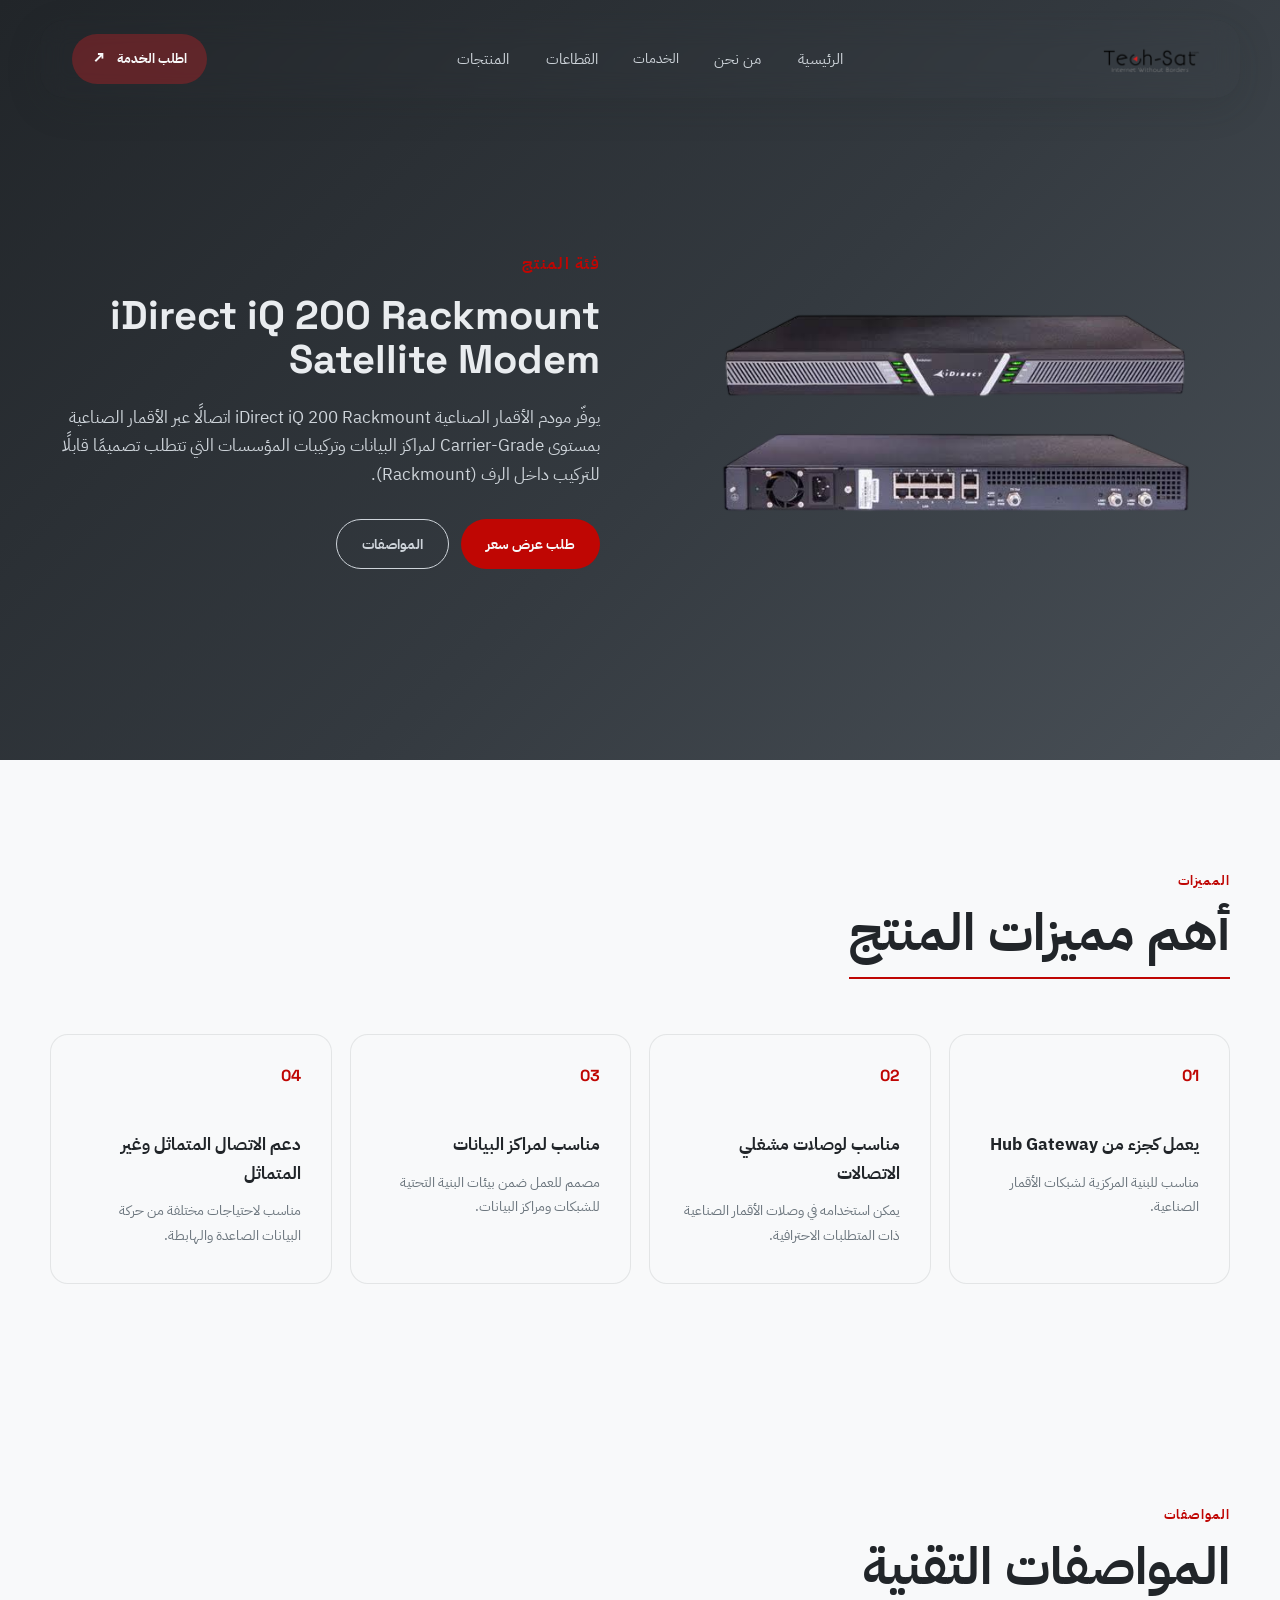
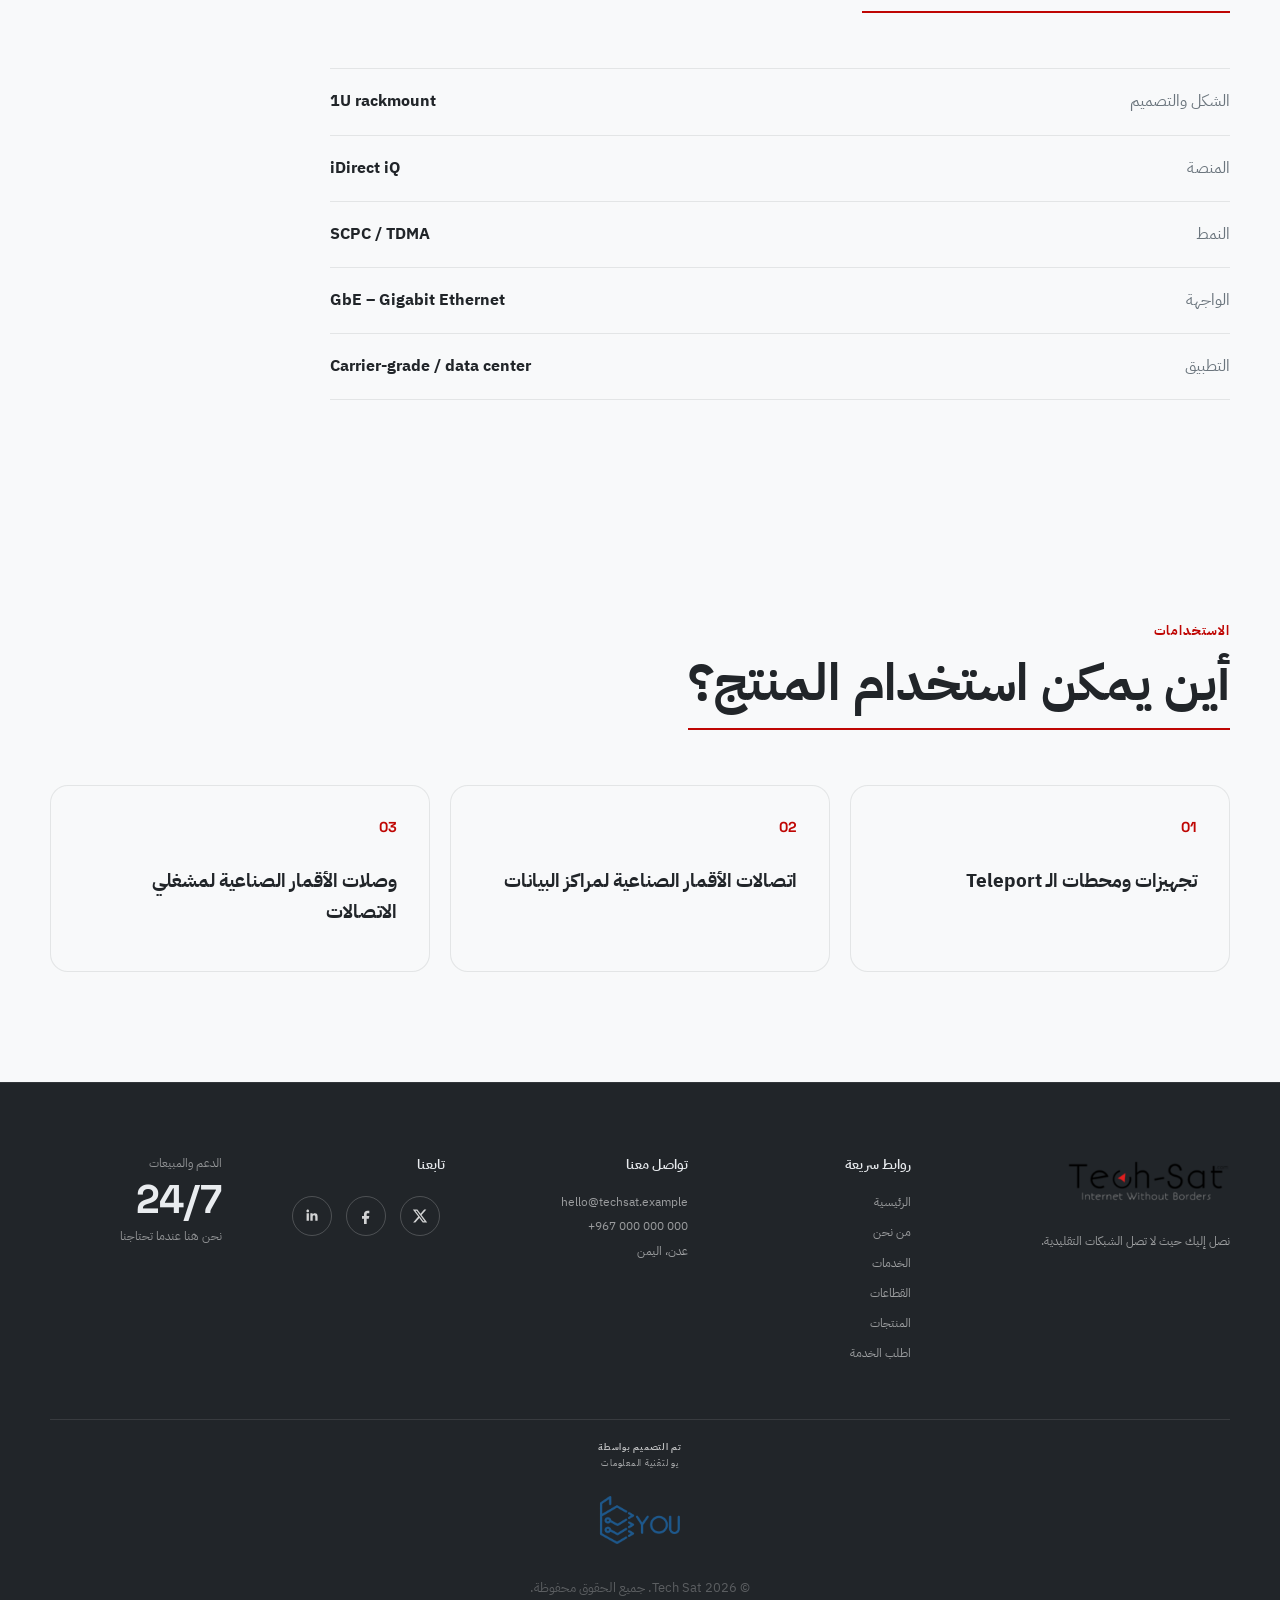
<file: Products/PR2.html>
<!DOCTYPE html>
<html lang="ar" dir="rtl">

<head>
    <meta charset="UTF-8">
    <meta name="viewport" content="width=device-width, initial-scale=1.0">

    <title>iDirect iQ 200 | Tech Sat</title>

    <link rel="stylesheet" href="product.css">
    <link rel="stylesheet" href="../header.css">
    <link rel="stylesheet" href="../footer.css">
</head>

<body>

    <!-- =========================
         NAVBAR
    ========================== -->
    <header class="site-header" id="site-header">
        <nav class="navbar container" aria-label="التنقل الرئيسي">

            <a class="brand" href="../index.html" aria-label="Tech Sat - الرئيسية">
                <img src="../images/logo.png" alt="Tech Sat Logo" class="header-logo-img">
            </a>


            <button class="menu-toggle" type="button" aria-label="فتح القائمة">
                <span></span><span></span><span></span>
            </button>

            <ul class="nav-links" id="main-menu">
                <li><a class="nav-link" href="../index.html">الرئيسية</a></li>
                <li><a class="nav-link" href="../index.html#about">من نحن</a></li>

                <!-- الخدمات -->
                <li class="nav-dropdown">
                    <a class="nav-link dropdown-toggle" href="../index.html#services">
                        الخدمات
                    </a>
                    <div class="dropdown-menu">
                        <a href="../services/vsat.html">
                            <div><strong>VSAT</strong></div>
                        </a>
                        <a href="../services/broadband.html">
                            <div><strong>النطاق العريض</strong></div>
                        </a>
                        <a href="../services/voice-data.html">
                            <div><strong>الصوت والبيانات</strong></div>
                        </a>
                        <a href="../services/integration.html">
                            <div><strong>تكامل الأنظمة</strong></div>
                        </a>
                    </div>
                </li>

                <li class="nav-dropdown">
                    <button class="nav-link dropdown-toggle">القطاعات</button>
                    <div class="dropdown-menu">
                        <a href="../industry/energy.html">
                            <div><strong>الطاقة</strong></div>
                        </a>
                        <a href="../industry/government.html">
                            <div><strong>الحكومة</strong></div>
                        </a>
                        <a href="../industry/corporate.html">
                            <div><strong>الشركات</strong></div>
                        </a>
                    </div>
                </li>

                <!-- المنتجات — 🆕 نفس المجلد -->
                <li class="nav-dropdown">
                    <button class="nav-link dropdown-toggle">المنتجات</button>
                    <div class="dropdown-menu">
                        <a href="PR1.html">
                            <div><strong>Comtech CDM-625A</strong></div>
                        </a>
                        <a href="PR2.html">
                            <div><strong>iDirect iQ 200</strong></div>
                        </a>
                        <a href="PR3.html">
                            <div><strong>Newtec MDM2510</strong></div>
                        </a>
                    </div>
                </li>
                
            </ul>

            <div class="nav-actions">
                

                <a class="header-cta" href="../request-service/request-service.html">
                   اطلب الخدمة
                    <span aria-hidden="true">↗</span>
                </a>
            </div>

        </nav>
    </header>


    <main>

        <!-- =========================
             PRODUCT HERO
        ========================== -->
        <section class="product-hero">

            <div class="container product-hero-grid">

                <!-- Product Image -->
                <div class="product-image-wrapper">

                    <!-- ضع صورة المنتج هنا -->
                    <img src="../images/images (1)-Photoroom.png" alt="اسم المنتج" class="product-image">

                </div>


                <!-- Product Information -->
                <div class="product-info">

                    <span class="product-category">
                        فئة المنتج
                    </span>

                    <h1>
                        iDirect iQ 200 Rackmount Satellite Modem

                    </h1>

                    <p class="product-description">
                        يوفّر مودم الأقمار الصناعية iDirect iQ 200 Rackmount اتصالًا عبر الأقمار الصناعية بمستوى
                        Carrier-Grade لمراكز البيانات وتركيبات المؤسسات التي تتطلب تصميمًا قابلًا للتركيب داخل الرف
                        (Rackmount).
                    </p>


                    <!-- Quick Specifications -->



                    <!-- Actions -->
                    <div class="product-actions">

                        <a href="../request-service/request-service.html" class="btn btn-primary">
                            طلب عرض سعر
                        </a>

                        <a href="#specifications" class="btn btn-secondary">
                            المواصفات
                        </a>

                    </div>

                </div>

            </div>

        </section>


        <!-- =========================
             PRODUCT OVERVIEW
        ========================== -->



        <!-- =========================
             FEATURES
        ========================== -->
        <section class="features">

            <div class="container">

                <div class="section-heading">

                    <span class="eyebrow">
                        المميزات
                    </span>

                    <h2>
                        أهم مميزات المنتج
                    </h2>

                </div>


                <div class="features-grid">

                    <!-- Feature 01 -->
                    <article class="feature-card">

                        <div class="feature-number">
                            01
                        </div>

                        <h3>
                            يعمل كجزء من Hub Gateway
                        </h3>

                        <p>
                            مناسب للبنية المركزية لشبكات الأقمار الصناعية.
                        </p>

                    </article>


                    <!-- Feature 02 -->
                    <article class="feature-card">

                        <div class="feature-number">
                            02
                        </div>

                        <h3>
                            مناسب لوصلات مشغلي الاتصالات
                        </h3>

                        <p>
                            يمكن استخدامه في وصلات الأقمار الصناعية ذات المتطلبات الاحترافية.
                        </p>

                    </article>


                    <!-- Feature 03 -->
                    <article class="feature-card">

                        <div class="feature-number">
                            03
                        </div>

                        <h3>
                            مناسب لمراكز البيانات
                        </h3>

                        <p>
                            مصمم للعمل ضمن بيئات البنية التحتية للشبكات ومراكز البيانات.
                        </p>

                    </article>


                    <!-- Feature 04 -->
                    <article class="feature-card">

                        <div class="feature-number">
                            04
                        </div>

                        <h3>
                            دعم الاتصال المتماثل وغير المتماثل
                        </h3>

                        <p>
                            مناسب لاحتياجات مختلفة من حركة البيانات الصاعدة والهابطة.
                        </p>

                    </article>

                </div>

            </div>

        </section>


        <!-- =========================
             SPECIFICATIONS
        ========================== -->
        <section class="specifications" id="specifications">

            <div class="container">

                <div class="section-heading">

                    <span class="eyebrow">
                        المواصفات
                    </span>

                    <h2>
                        المواصفات التقنية
                    </h2>

                </div>


                <div class="spec-table">

                    <div class="spec-row">
                        <span>الشكل والتصميم</span>
                        <strong>1U rackmount</strong>
                    </div>

                    <div class="spec-row">
                        <span>المنصة</span>
                        <strong>iDirect iQ</strong>
                    </div>

                    <div class="spec-row">
                        <span>النمط</span>
                        <strong>SCPC / TDMA</strong>
                    </div>

                    <div class="spec-row">
                        <span>الواجهة</span>
                        <strong>GbE – Gigabit Ethernet</strong>
                    </div>

                    <div class="spec-row">
                        <span>التطبيق</span>
                        <strong>Carrier-grade / data center</strong>
                    </div>

                </div>

            </div>

        </section>


        <!-- =========================
             APPLICATIONS
        ========================== -->
        <section class="applications">

            <div class="container">

                <div class="section-heading">

                    <span class="eyebrow">
                        الاستخدامات
                    </span>

                    <h2>
                        أين يمكن استخدام المنتج؟
                    </h2>

                </div>


                <div class="applications-grid">

                    <div class="application-card">
                        <span>01</span>
                        <h3>تجهيزات ومحطات الـ Teleport</h3>

                    </div>

                    <div class="application-card">
                        <span>02</span>
                        <h3>اتصالات الأقمار الصناعية لمراكز البيانات</h3>

                    </div>

                    <div class="application-card">
                        <span>03</span>
                        <h3>وصلات الأقمار الصناعية لمشغلي الاتصالات</h3>

                    </div>

                </div>

            </div>

        </section>


       
    </main>


     <!--FOOTER-->
    <footer class="site-footer">

        <div class="container footer-grid">

                  <div class="footer-brand">

    <a class="brand" href="../index.html">
        <img src="../images/logo.png" alt="Tech-Sat Logo" class="footer-logo-img">
    </a>

    <p>
        نصل إليك حيث لا تصل الشبكات التقليدية.
    </p>

</div>

            <div>
                <h3>روابط سريعة</h3>

                <ul>
                    <li>
                        <a href="../index.html#hero">الرئيسية</a>
                    </li>
                    <li>
                        <a href="../index.html#about">من نحن</a>
                    </li>
                    <li>
                        <a href="../index.html#services">الخدمات</a>
                    </li>
                    <li>
                        <a href="../index.html#industries">القطاعات</a>
                    </li>
                    <li>
                        <a href="PR2.html">المنتجات</a>
                    </li>
                    <li>
                        <a href="../request-service/request-service.html">اطلب الخدمة</a>
                    </li>
                </ul>
            </div>

            <div>
                <h3>تواصل معنا</h3>

                <p>hello@techsat.example</p>

                <p dir="ltr">
                    +967 000 000 000
                </p>

                <p>
                   عدن، اليمن
                </p>
            </div>

             <!-- Social Media -->
                <div class="soical-icons">

                    <h3>
                        تابعنا
                    </h3>

                    <div class="social-icons">
                            <a href="https://www.x.com" class="social-icon">
                                <svg viewBox="0 0 24 24" aria-hidden="true">
                                     <path d="M18.244 2.25h3.308l-7.227 8.26 8.502 11.24h-6.657l-5.214-6.817-5.964 6.817H1.684l7.73-8.835L1.254 2.25H8.08l4.713 6.231L18.244 2.25Zm-1.161 17.52h1.833L7.084 4.126H5.117L17.083 19.77Z"/>
                                 </svg>
                            </a>
                            <a href="https://www.facebook.com/profile.php?id=100064730084237" class="social-icon">
                                <svg viewBox="0 0 24 24" aria-hidden="true">
                                    <path d="M14 8h3V4h-3c-2.8 0-5 2.2-5 5v3H6v4h3v8h4v-8h3.2l.8-4H13V9c0-.6.4-1 1-1Z"/>
                                 </svg>
                            
                            </a>

                        
                            <a href="https://www.linkedin.com" class="social-icon" target="_blank" rel="noopener noreferrer" aria-label="LinkedIn">
                                <svg viewBox="0 0 640 640" aria-hidden="true">
                                    <path d="M196.3 512L103.4 512L103.4 212.9L196.3 212.9L196.3 512zM149.8 172.1C120.1 172.1 96 147.5 96 117.8C96 103.5 101.7 89.9 111.8 79.8C121.9 69.7 135.6 64 149.8 64C164 64 177.7 69.7 187.8 79.8C197.9 89.9 203.6 103.6 203.6 117.8C203.6 147.5 179.5 172.1 149.8 172.1zM543.9 512L451.2 512L451.2 366.4C451.2 331.7 450.5 287.2 402.9 287.2C354.6 287.2 347.2 324.9 347.2 363.9L347.2 512L254.4 512L254.4 212.9L343.5 212.9L343.5 253.7L344.8 253.7C357.2 230.2 387.5 205.4 432.7 205.4C526.7 205.4 544 267.3 544 347.7L544 512L543.9 512z"/>
                                </svg>
                            </a>
                    </div>
                </div>

            <div class="footer-support">
                <span>الدعم والمبيعات</span>
                <strong>24/7</strong>
                <small>نحن هنا عندما تحتاجنا</small>
            </div>

        </div>

        <div class="container footer-bottom">
    <a href="https://www.facebook.com/youtechnology/" class="designed-by" target="_blank" rel="noopener noreferrer" aria-label="تم التصميم بواسطة يو لتقنية المعلومات">
        <span class="designed-title">تم التصميم بواسطة</span>
        <span class="company-name">يو لتقنية المعلومات</span>
        <img src="../images/you-logo.png" alt="يو لتقنية المعلومات" class="designer-logo">
    </a>

            <span class="copyright-text">
                © 2026 Tech Sat. جميع الحقوق محفوظة.
            </span>
        </div>

    </footer>

    <!-- ==================== UI ELEMENTS ==================== -->

    <div class="site-toast" role="status" aria-live="polite"></div>

    <button class="back-to-top" type="button" aria-label="العودة إلى أعلى الصفحة">
        ↑
    </button>

    <script src="../header.js"></script>

</body>

</html>
</file>
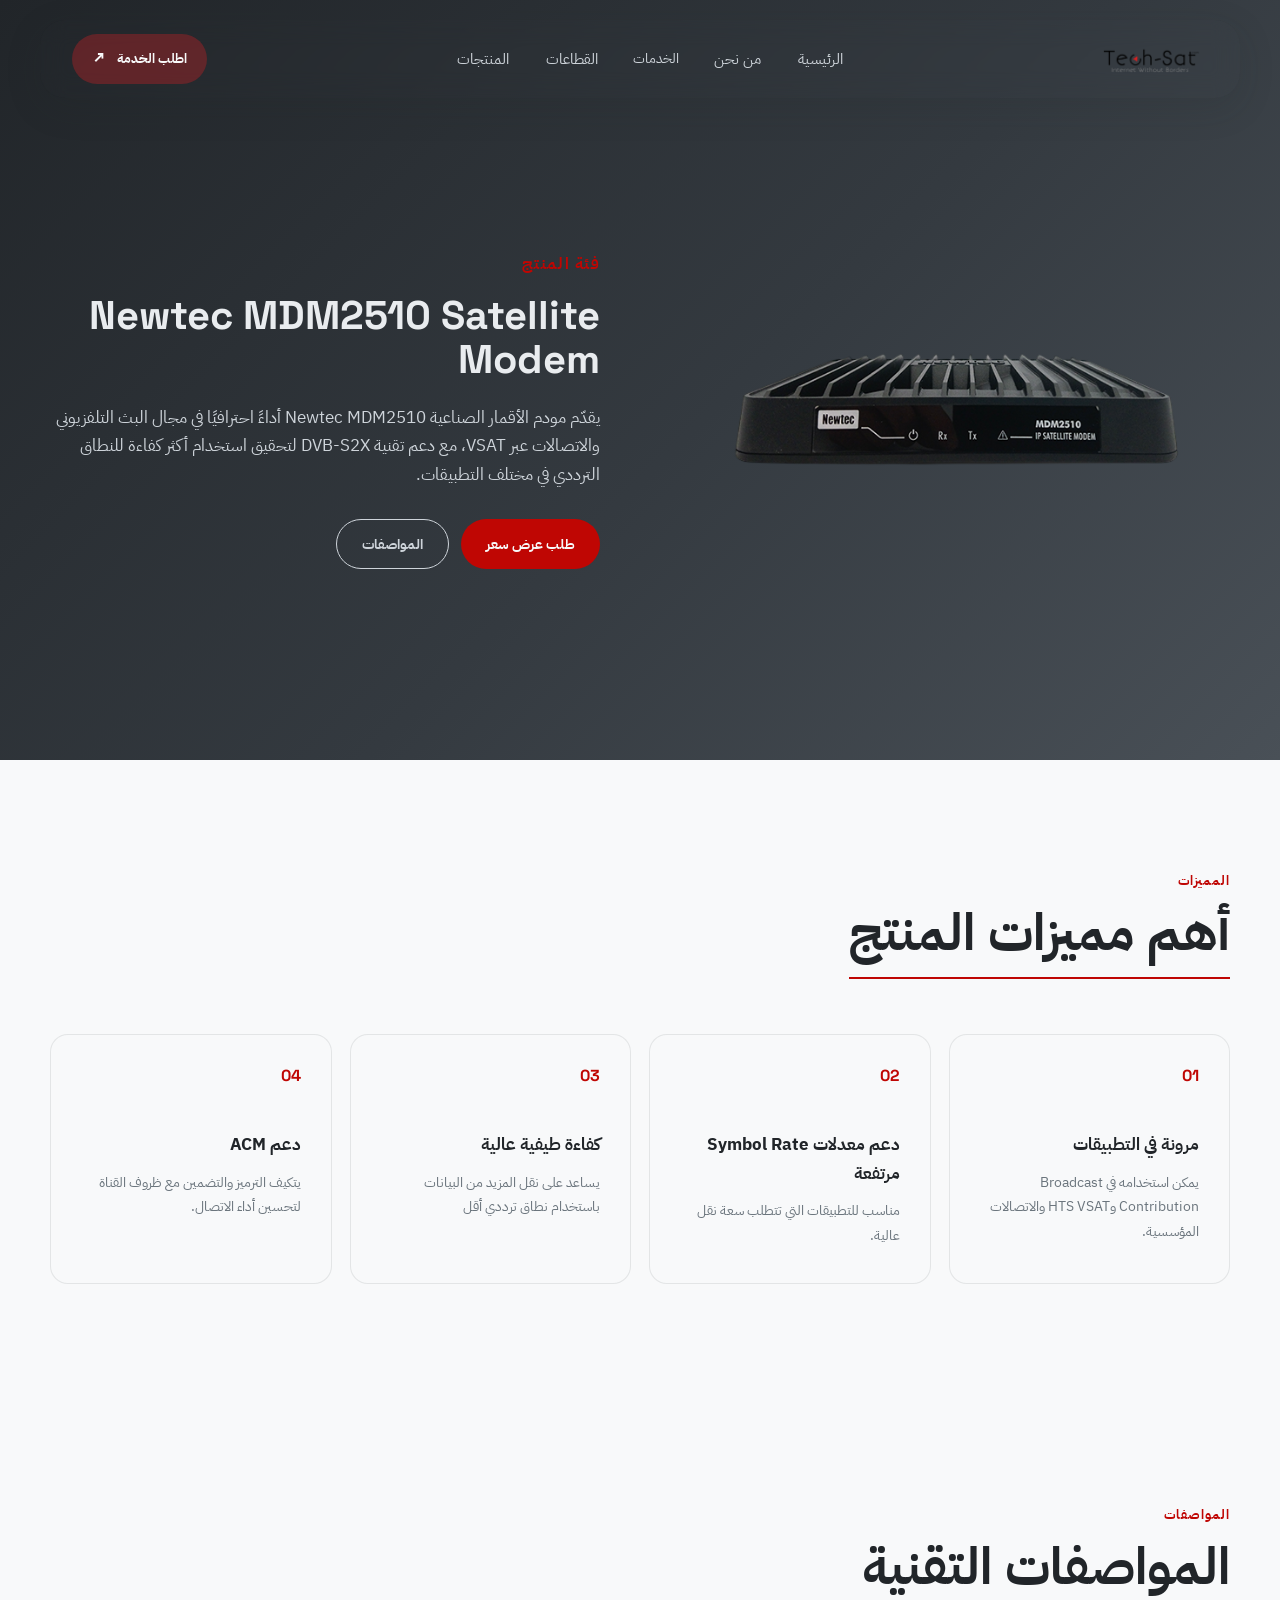
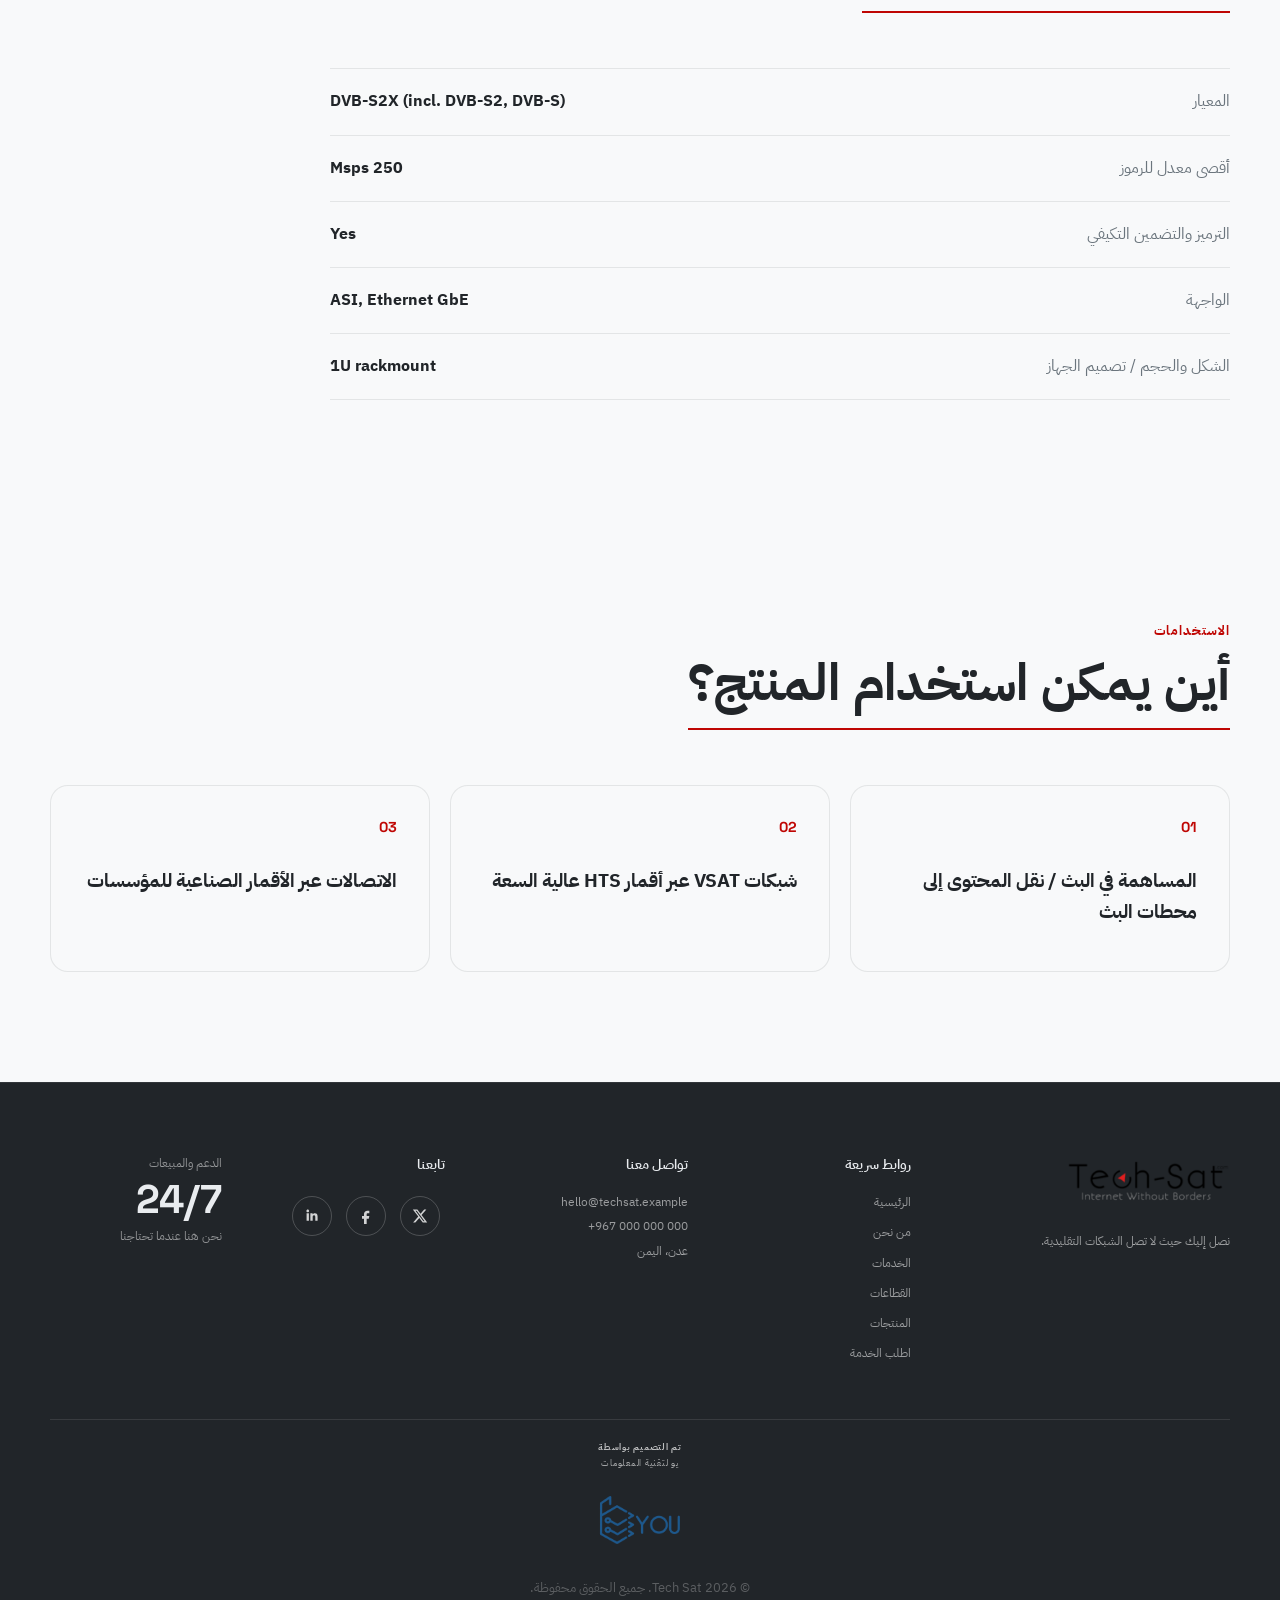
<file: Products/PR3.html>
<!DOCTYPE html>
<html lang="ar" dir="rtl">

<head>
    <meta charset="UTF-8">
    <meta name="viewport" content="width=device-width, initial-scale=1.0">

    <title>Newtec MDM2510 | Tech Sat</title>

    <link rel="stylesheet" href="product.css">
    <link rel="stylesheet" href="../header.css">
    <link rel="stylesheet" href="../footer.css">
</head>

<body>

    <!-- =========================
         NAVBAR
    ========================== -->
    <header class="site-header" id="site-header">
        <nav class="navbar container" aria-label="التنقل الرئيسي">

            <a class="brand" href="../index.html" aria-label="Tech Sat - الرئيسية">
                <img src="../images/logo.png" alt="Tech Sat Logo" class="header-logo-img">
            </a>


            <button class="menu-toggle" type="button" aria-label="فتح القائمة">
                <span></span><span></span><span></span>
            </button>

            <ul class="nav-links" id="main-menu">
                <li><a class="nav-link" href="../index.html">الرئيسية</a></li>
                <li><a class="nav-link" href="../index.html#about">من نحن</a></li>

                <!-- الخدمات -->
                <li class="nav-dropdown">
                    <a class="nav-link dropdown-toggle" href="../index.html#services">
                        الخدمات
                    </a>
                    <div class="dropdown-menu">
                        <a href="../services/vsat.html">
                            <div><strong>VSAT</strong></div>
                        </a>
                        <a href="../services/broadband.html">
                            <div><strong>النطاق العريض</strong></div>
                        </a>
                        <a href="../services/voice-data.html">
                            <div><strong>الصوت والبيانات</strong></div>
                        </a>
                        <a href="../services/integration.html">
                            <div><strong>تكامل الأنظمة</strong></div>
                        </a>
                    </div>
                </li>
                <li class="nav-dropdown">
                    <button class="nav-link dropdown-toggle">القطاعات</button>
                    <div class="dropdown-menu">
                        <a href="../industry/energy.html">
                            <div><strong>الطاقة</strong></div>
                        </a>
                        <a href="../industry/government.html">
                            <div><strong>الحكومة</strong></div>
                        </a>
                        <a href="../industry/corporate.html">
                            <div><strong>الشركات</strong></div>
                        </a>
                    </div>
                </li>

                <!-- المنتجات — 🆕 نفس المجلد -->
                <li class="nav-dropdown">
                    <button class="nav-link dropdown-toggle">المنتجات</button>
                    <div class="dropdown-menu">
                        <a href="PR1.html">
                            <div><strong>Comtech CDM-625A</strong></div>
                        </a>
                        <a href="PR2.html">
                            <div><strong>iDirect iQ 200</strong></div>
                        </a>
                        <a href="PR3.html">
                            <div><strong>Newtec MDM2510</strong></div>
                        </a>
                    </div>
                </li>

                

            </ul>

            <div class="nav-actions">
                

                <a class="header-cta" href="../request-service/request-service.html">
                   اطلب الخدمة
                    <span aria-hidden="true">↗</span>
                </a>
            </div>

        </nav>
    </header>


    <main>

        <!-- =========================
             PRODUCT HERO
        ========================== -->
        <section class="product-hero">

            <div class="container product-hero-grid">

                <!-- Product Image -->
                <div class="product-image-wrapper">

                    <!-- ضع صورة المنتج هنا -->
                    <img src="../images/MDM2510_white-Photoroom.png" alt="اسم المنتج" class="product-image">

                </div>


                <!-- Product Information -->
                <div class="product-info">

                    <span class="product-category">
                        فئة المنتج
                    </span>

                    <h1>
                        Newtec MDM2510 Satellite Modem
                    </h1>

                    <p class="product-description">
                        يقدّم مودم الأقمار الصناعية Newtec MDM2510 أداءً احترافيًا في مجال البث التلفزيوني والاتصالات
                        عبر VSAT، مع دعم تقنية DVB-S2X لتحقيق استخدام أكثر كفاءة للنطاق الترددي في مختلف التطبيقات.
                    </p>


                    <!-- Quick Specifications -->



                    <!-- Actions -->
                    <div class="product-actions">

                        <a href="../request-service/request-service.html" class="btn btn-primary">
                            طلب عرض سعر
                        </a>

                        <a href="#specifications" class="btn btn-secondary">
                            المواصفات
                        </a>

                    </div>

                </div>

            </div>

        </section>


        <!-- =========================
             PRODUCT OVERVIEW
        ========================== -->



        <!-- =========================
             FEATURES
        ========================== -->
        <section class="features">

            <div class="container">

                <div class="section-heading">

                    <span class="eyebrow">
                        المميزات
                    </span>

                    <h2>
                        أهم مميزات المنتج
                    </h2>

                </div>


                <div class="features-grid">

                    <!-- Feature 01 -->
                    <article class="feature-card">

                        <div class="feature-number">
                            01
                        </div>

                        <h3>
                            مرونة في التطبيقات
                        </h3>

                        <p>
                            يمكن استخدامه في Broadcast Contribution وHTS VSAT والاتصالات المؤسسية.
                        </p>

                    </article>


                    <!-- Feature 02 -->
                    <article class="feature-card">

                        <div class="feature-number">
                            02
                        </div>

                        <h3>
                            دعم معدلات Symbol Rate مرتفعة
                        </h3>

                        <p>
                            مناسب للتطبيقات التي تتطلب سعة نقل عالية.
                        </p>

                    </article>


                    <!-- Feature 03 -->
                    <article class="feature-card">

                        <div class="feature-number">
                            03
                        </div>

                        <h3>
                            كفاءة طيفية عالية
                        </h3>

                        <p>
                            يساعد على نقل المزيد من البيانات باستخدام نطاق ترددي أقل
                        </p>

                    </article>


                    <!-- Feature 04 -->
                    <article class="feature-card">

                        <div class="feature-number">
                            04
                        </div>

                        <h3>
                            دعم ACM
                        </h3>

                        <p>
                            يتكيف الترميز والتضمين مع ظروف القناة لتحسين أداء الاتصال.
                        </p>

                    </article>

                </div>

            </div>

        </section>


        <!-- =========================
             SPECIFICATIONS
        ========================== -->
        <section class="specifications" id="specifications">

            <div class="container">

                <div class="section-heading">

                    <span class="eyebrow">
                        المواصفات
                    </span>

                    <h2>
                        المواصفات التقنية
                    </h2>

                </div>


                <div class="spec-table">

                    <div class="spec-row">
                        <span>المعيار</span>
                        <strong>DVB-S2X (incl. DVB-S2, DVB-S)</strong>
                    </div>

                    <div class="spec-row">
                        <span>أقصى معدل للرموز</span>
                        <strong>250 Msps</strong>
                    </div>

                    <div class="spec-row">
                        <span>الترميز والتضمين التكيفي</span>
                        <strong>Yes</strong>
                    </div>

                    <div class="spec-row">
                        <span>الواجهة</span>
                        <strong>ASI, Ethernet GbE</strong>
                    </div>

                    <div class="spec-row">
                        <span>الشكل والحجم / تصميم الجهاز</span>
                        <strong>1U rackmount</strong>
                    </div>

                </div>

            </div>

        </section>


        <!-- =========================
             APPLICATIONS
        ========================== -->
        <section class="applications">

            <div class="container">

                <div class="section-heading">

                    <span class="eyebrow">
                        الاستخدامات
                    </span>

                    <h2>
                        أين يمكن استخدام المنتج؟
                    </h2>

                </div>


                <div class="applications-grid">

                    <div class="application-card">
                        <span>01</span>
                        <h3>المساهمة في البث / نقل المحتوى إلى محطات البث</h3>

                    </div>

                    <div class="application-card">
                        <span>02</span>
                        <h3>شبكات VSAT عبر أقمار HTS عالية السعة</h3>

                    </div>

                    <div class="application-card">
                        <span>03</span>
                        <h3>الاتصالات عبر الأقمار الصناعية للمؤسسات</h3>

                    </div>

                </div>

            </div>

        </section>

    </main>


     <!--FOOTER-->
    <footer class="site-footer">

        <div class="container footer-grid">

                  <div class="footer-brand">

    <a class="brand" href="../index.html">
        <img src="../images/logo.png" alt="Tech-Sat Logo" class="footer-logo-img">
    </a>

    <p>
        نصل إليك حيث لا تصل الشبكات التقليدية.
    </p>

</div>

            <div>
                <h3>روابط سريعة</h3>

                <ul>
                    <li>
                        <a href="../index.html#hero">الرئيسية</a>
                    </li>
                    <li>
                        <a href="../index.html#about">من نحن</a>
                    </li>
                    <li>
                        <a href="../index.html#services">الخدمات</a>
                    </li>
                    <li>
                        <a href="../index.html#industries">القطاعات</a>
                    </li>
                    <li>
                        <a href="PR3.html">المنتجات</a>
                    </li>
                    <li>
                        <a href="../request-service/request-service.html">اطلب الخدمة</a>
                    </li>
                </ul>
            </div>

            <div>
                <h3>تواصل معنا</h3>

                <p>hello@techsat.example</p>

                <p dir="ltr">
                    +967 000 000 000
                </p>

                <p>
                   عدن، اليمن
                </p>
            </div>

             <!-- Social Media -->
                <div class="soical-icons">

                    <h3>
                        تابعنا
                    </h3>

                    <div class="social-icons">
                            <a href="https://www.x.com" class="social-icon">
                                <svg viewBox="0 0 24 24" aria-hidden="true">
                                     <path d="M18.244 2.25h3.308l-7.227 8.26 8.502 11.24h-6.657l-5.214-6.817-5.964 6.817H1.684l7.73-8.835L1.254 2.25H8.08l4.713 6.231L18.244 2.25Zm-1.161 17.52h1.833L7.084 4.126H5.117L17.083 19.77Z"/>
                                 </svg>
                            </a>
                            <a href="https://www.facebook.com/profile.php?id=100064730084237" class="social-icon">
                                <svg viewBox="0 0 24 24" aria-hidden="true">
                                    <path d="M14 8h3V4h-3c-2.8 0-5 2.2-5 5v3H6v4h3v8h4v-8h3.2l.8-4H13V9c0-.6.4-1 1-1Z"/>
                                 </svg>
                            
                            </a>

                        
                            <a href="https://www.linkedin.com" class="social-icon" target="_blank" rel="noopener noreferrer" aria-label="LinkedIn">
                                <svg viewBox="0 0 640 640" aria-hidden="true">
                                    <path d="M196.3 512L103.4 512L103.4 212.9L196.3 212.9L196.3 512zM149.8 172.1C120.1 172.1 96 147.5 96 117.8C96 103.5 101.7 89.9 111.8 79.8C121.9 69.7 135.6 64 149.8 64C164 64 177.7 69.7 187.8 79.8C197.9 89.9 203.6 103.6 203.6 117.8C203.6 147.5 179.5 172.1 149.8 172.1zM543.9 512L451.2 512L451.2 366.4C451.2 331.7 450.5 287.2 402.9 287.2C354.6 287.2 347.2 324.9 347.2 363.9L347.2 512L254.4 512L254.4 212.9L343.5 212.9L343.5 253.7L344.8 253.7C357.2 230.2 387.5 205.4 432.7 205.4C526.7 205.4 544 267.3 544 347.7L544 512L543.9 512z"/>
                                </svg>
                            </a>
                    </div>
                </div>

            <div class="footer-support">
                <span>الدعم والمبيعات</span>
                <strong>24/7</strong>
                <small>نحن هنا عندما تحتاجنا</small>
            </div>

        </div>

        <div class="container footer-bottom">
    <a href="https://www.facebook.com/youtechnology/" class="designed-by" target="_blank" rel="noopener noreferrer" aria-label="تم التصميم بواسطة يو لتقنية المعلومات">
        <span class="designed-title">تم التصميم بواسطة</span>
        <span class="company-name">يو لتقنية المعلومات</span>
        <img src="../images/you-logo.png" alt="يو لتقنية المعلومات" class="designer-logo">
    </a>

            <span class="copyright-text">
                © 2026 Tech Sat. جميع الحقوق محفوظة.
            </span>
        </div>

    </footer>

    <!-- ==================== UI ELEMENTS ==================== -->

    <div class="site-toast" role="status" aria-live="polite"></div>

    <button class="back-to-top" type="button" aria-label="العودة إلى أعلى الصفحة">
        ↑
    </button>

    <script src="../header.js"></script>

</body>

</html>
</file>
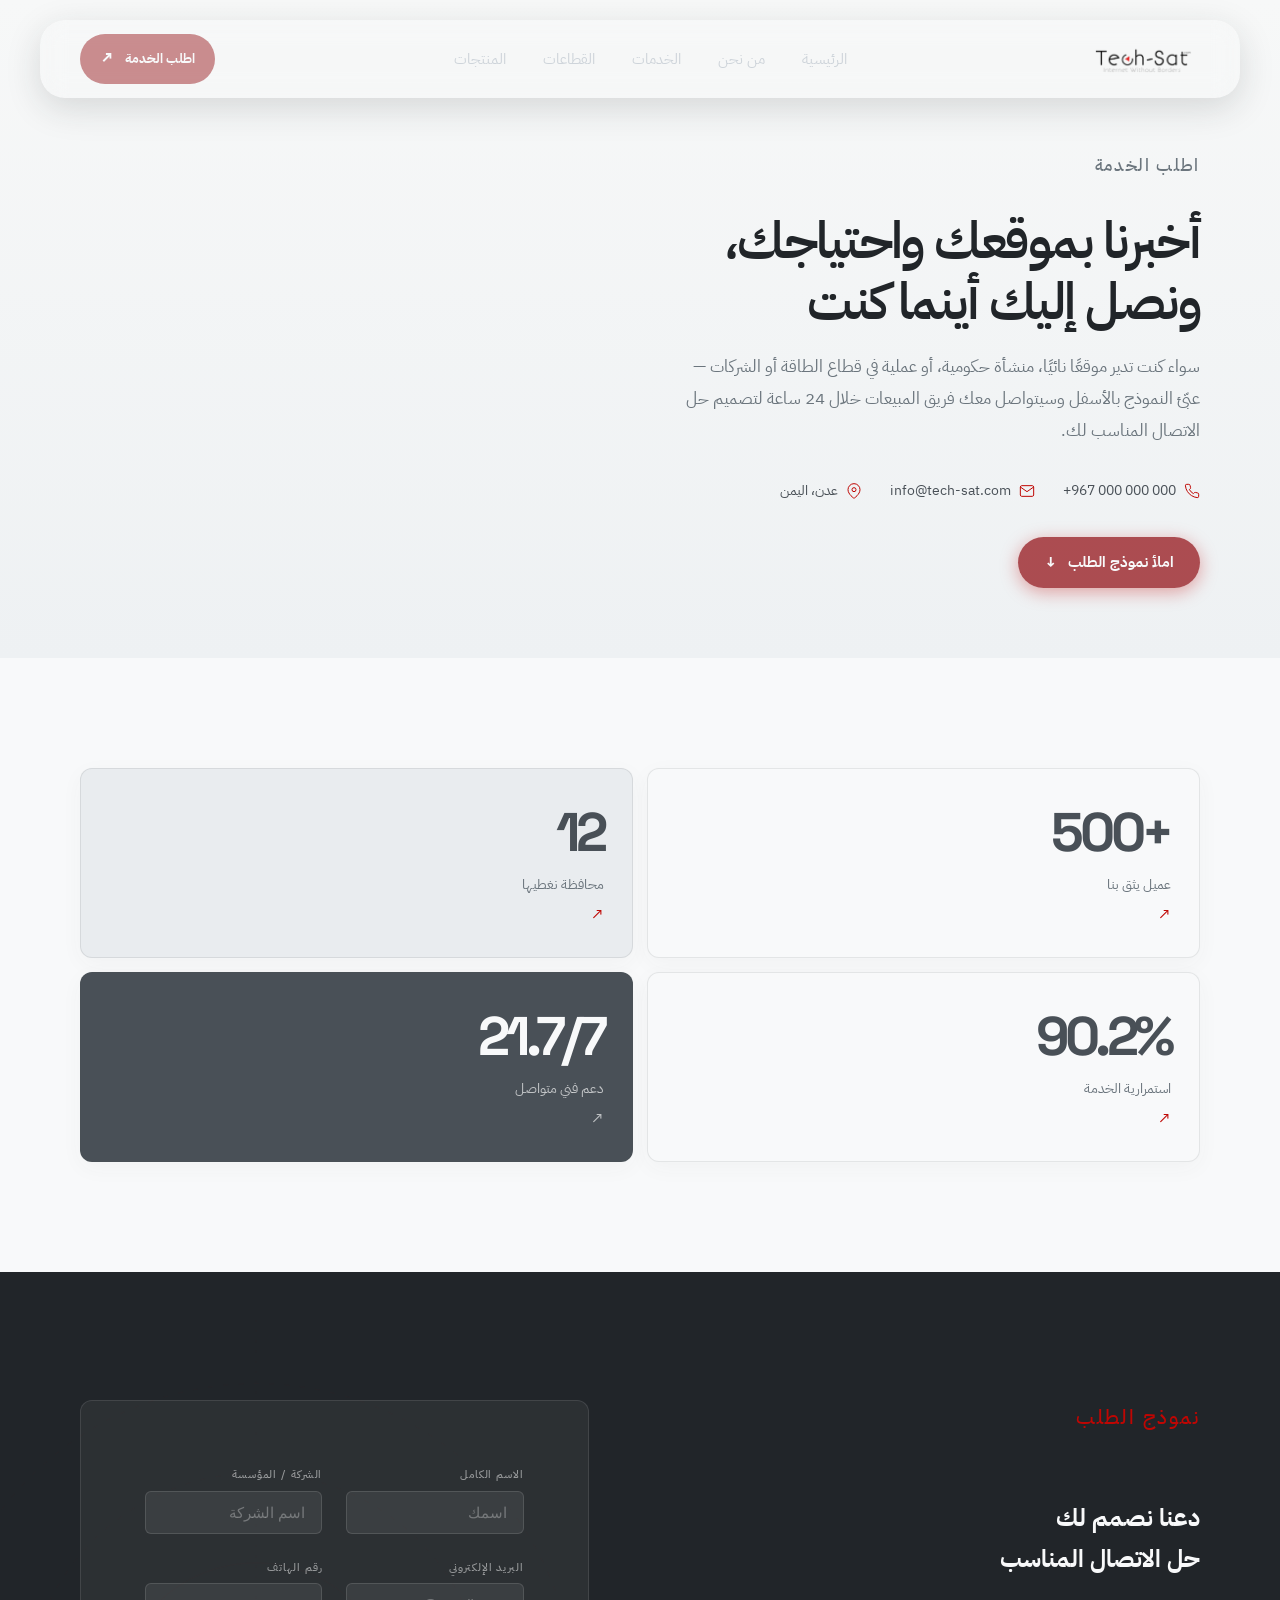
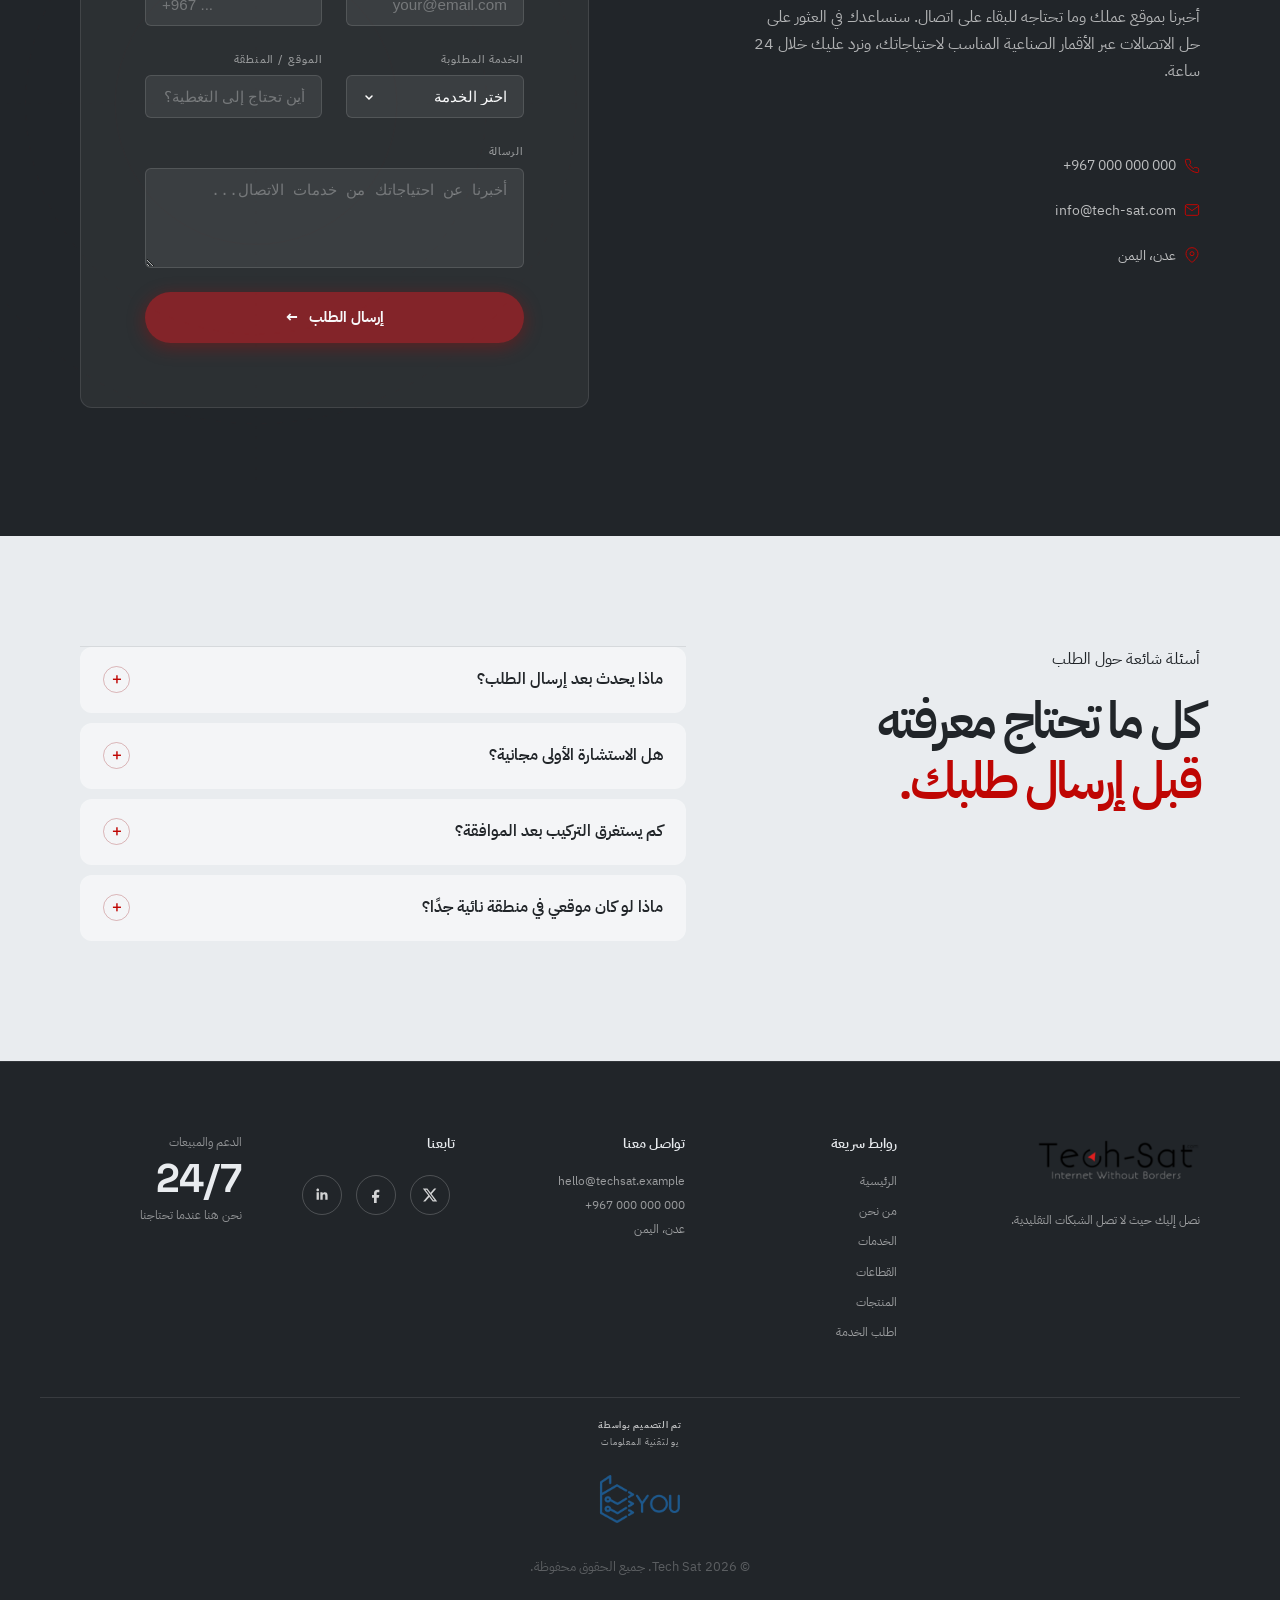
<file: request-service/request-service.html>
<!DOCTYPE html>
<html lang="ar" dir="rtl">

<head>
    <meta charset="UTF-8">
    <meta name="viewport" content="width=device-width, initial-scale=1.0">

    <meta name="description" content="اطلب خدمة Tech Sat — إنترنت VSAT، اتصالات صوتية، وتكامل أنظمة عبر الأقمار الصناعية. عبّئ النموذج وسيتواصل معك فريقنا خلال 24 ساعة.">

    <title>اطلب الخدمة | Tech Sat</title>

    <!-- Global Styles (reused as-is from the project) -->
    <link rel="stylesheet" href="../tech-sat.css">
    <link rel="stylesheet" href="../header.css">
    <link rel="stylesheet" href="../footer.css">
    <link rel="stylesheet" href="../tech-sat-responsive.css">

    <link rel="stylesheet" href="request-service.css">

</head>

<body>

    <div class="site-grid" aria-hidden="true"></div>

    <!--  HEADER  -->
    <header class="site-header" id="site-header">
        <nav class="navbar container" aria-label="التنقل الرئيسي">

            <a class="brand" href="../index.html" aria-label="Tech Sat - الرئيسية">
                <img src="../images/logo.png" alt="Tech Sat Logo" class="header-logo-img">
            </a>

            <button class="menu-toggle" type="button" aria-label="فتح القائمة" aria-expanded="false"
                aria-controls="main-menu">
                <span></span>
                <span></span>
                <span></span>
            </button>

            <ul class="nav-links" id="main-menu">

                <li>
                    <a class="nav-link" href="../index.html">
                        الرئيسية
                    </a>
                </li>

                <li>
                    <a class="nav-link" href="../index.html#about">
                        من نحن
                    </a>
                </li>

                <!-- الخدمات -->
                <li class="nav-dropdown">
                    <button class="nav-link dropdown-toggle" type="button">
                        الخدمات
                    </button>

                    <div class="dropdown-menu">
                        <a href="../services/vsat.html">
                            <div><strong>VSAT</strong></div>
                        </a>

                        <a href="../services/broadband.html">
                            <div><strong>النطاق العريض</strong></div>
                        </a>

                        <a href="../services/voice-data.html">
                            <div><strong>الصوت والبيانات</strong></div>
                        </a>

                        <a href="../services/integration.html">
                            <div><strong>تكامل الأنظمة</strong></div>
                        </a>
                    </div>
                </li>

                <!-- القطاعات -->
                <li class="nav-dropdown">
                    <button class="nav-link dropdown-toggle" type="button">
                        القطاعات
                    </button>

                    <div class="dropdown-menu">
                        <a href="../industry/energy.html">
                            <div><strong>الطاقة</strong></div>
                        </a>

                        <a href="../industry/government.html">
                            <div><strong>الحكومة</strong></div>
                        </a>

                        <a href="../industry/corporate.html">
                            <div><strong>الشركات</strong></div>
                        </a>
                    </div>
                </li>

                <!-- المنتجات -->
                <li class="nav-dropdown">
                    <button class="nav-link dropdown-toggle" type="button">
                        المنتجات
                    </button>

                    <div class="dropdown-menu">
                        <a href="../Products/PR1.html">
                            <div><strong>Comtech CDM-625A</strong></div>
                        </a>

                        <a href="../Products/PR2.html">
                            <div><strong>iDirect iQ 200</strong></div>
                        </a>

                        <a href="../Products/PR3.html">
                            <div><strong>Newtec MDM2510</strong></div>
                        </a>
                    </div>
                </li>

            </ul>

            <div class="nav-actions">
                

                <a class="header-cta" href="#request-form" aria-current="page">
                    اطلب الخدمة
                    <span aria-hidden="true">↗</span>
                </a>
            </div>

        </nav>
    </header>

    <main>

        <!--  PAGE INTRO  -->
        <section class="request-hero">
            <div class="container request-hero-grid">

                <div class="request-hero-content reveal">

                    <p class="kicker">
                        اطلب الخدمة
                    </p>

                    <h1>
                        أخبرنا بموقعك واحتياجك، ونصل إليك أينما كنت
                    </h1>

                    <p>
                        سواء كنت تدير موقعًا نائيًا، منشأة حكومية، أو عملية في قطاع الطاقة أو الشركات —
                        عبّئ النموذج بالأسفل وسيتواصل معك فريق المبيعات خلال 24 ساعة لتصميم حل
                        الاتصال المناسب لك.
                    </p>

                    <div class="request-quick-contact">

                        <div class="footer-contact-item">
                            <svg viewBox="0 0 24 24">
                                <path
                                    d="M22 16.92v3a2 2 0 01-2.18 2 19.79 19.79 0 01-8.63-3.07 19.5 19.5 0 01-6-6 19.79 19.79 0 01-3.07-8.67A2 2 0 014.11 2h3a2 2 0 012 1.72c.127.96.361 1.903.7 2.81a2 2 0 01-.45 2.11L8.09 9.91a16 16 0 006 6l1.27-1.27a2 2 0 012.11-.45c.907.339 1.85.573 2.81.7A2 2 0 0122 16.92z" />
                            </svg>
                            <span dir="ltr">+967 000 000 000</span>
                        </div>

                        <div class="footer-contact-item">
                            <svg viewBox="0 0 24 24">
                                <path d="M4 4h16c1.1 0 2 .9 2 2v12c0 1.1-.9 2-2 2H4c-1.1 0-2-.9-2-2V6c0-1.1.9-2 2-2z" />
                                <polyline points="22,6 12,13 2,6" />
                            </svg>
                            <span>info@tech-sat.com</span>
                        </div>

                        <div class="footer-contact-item">
                            <svg viewBox="0 0 24 24">
                                <path d="M21 10c0 7-9 13-9 13s-9-6-9-13a9 9 0 0118 0z" />
                                <circle cx="12" cy="10" r="3" />
                            </svg>
                            <span>عدن، اليمن</span>
                        </div>

                    </div>

                    <div class="request-hero-actions">
                        <a class="btn-primary" href="#request-form">
                            املأ نموذج الطلب
                            <span aria-hidden="true">↓</span>
                        </a>
                    </div>

                </div>

            </div>
        </section>

        <!--  TRUST STATS  -->
        <section class="stats-section section-pad">
            <div class="container">

                <div class="stats-grid">

                    <div class="stat-card reveal">
                        <strong class="counter" data-value="500" data-prefix="+">0</strong>
                        <span>عميل يثق بنا</span>
                        <i>↗</i>
                    </div>

                    <div class="stat-card stat-accent reveal">
                        <strong class="counter" data-value="12">0</strong>
                        <span>محافظة نغطيها</span>
                        <i>↗</i>
                    </div>

                    <div class="stat-card reveal">
                        <strong class="counter" data-value="99.9" data-suffix="%">0</strong>
                        <span>استمرارية الخدمة</span>
                        <i>↗</i>
                    </div>

                    <div class="stat-card stat-dark reveal">
                        <strong class="counter" data-value="24" data-suffix="/7">0</strong>
                        <span>دعم فني متواصل</span>
                        <i>↗</i>
                    </div>

                </div>

            </div>
        </section>

        <!--  REQUEST FORM (CTA)  -->
        <section class="cta-section section" id="request-form">
            <div class="container">
                <div class="cta-content">
                    <p class="kicker">نموذج الطلب</p>

                    <h2>دعنا نصمم لك<br>حل الاتصال المناسب</h2>

                    <p>
                        أخبرنا بموقع عملك وما تحتاجه للبقاء على اتصال.
                        سنساعدك في العثور على حل الاتصالات عبر الأقمار الصناعية
                        المناسب لاحتياجاتك، ونرد عليك خلال 24 ساعة.
                    </p>

                    <div style="margin-top: var(--space-xl);">
                        <div class="footer-contact-item" style="margin-bottom: 0.75rem;">
                            <svg viewBox="0 0 24 24">
                                <path
                                    d="M22 16.92v3a2 2 0 01-2.18 2 19.79 19.79 0 01-8.63-3.07 19.5 19.5 0 01-6-6 19.79 19.79 0 01-3.07-8.67A2 2 0 014.11 2h3a2 2 0 012 1.72c.127.96.361 1.903.7 2.81a2 2 0 01-.45 2.11L8.09 9.91a16 16 0 006 6l1.27-1.27a2 2 0 012.11-.45c.907.339 1.85.573 2.81.7A2 2 0 0122 16.92z" />
                            </svg>
                            <span style="color: rgba(255,255,255,0.7);" dir="ltr">+967 000 000 000</span>
                        </div>

                        <div class="footer-contact-item" style="margin-bottom: 0.75rem;">
                            <svg viewBox="0 0 24 24">
                                <path d="M4 4h16c1.1 0 2 .9 2 2v12c0 1.1-.9 2-2 2H4c-1.1 0-2-.9-2-2V6c0-1.1.9-2 2-2z" />
                                <polyline points="22,6 12,13 2,6" />
                            </svg>
                            <span style="color: rgba(255,255,255,0.7);">info@tech-sat.com</span>
                        </div>

                        <div class="footer-contact-item">
                            <svg viewBox="0 0 24 24">
                                <path d="M21 10c0 7-9 13-9 13s-9-6-9-13a9 9 0 0118 0z" />
                                <circle cx="12" cy="10" r="3" />
                            </svg>
                            <span style="color: rgba(255,255,255,0.7);">عدن، اليمن</span>
                        </div>
                    </div>
                </div>

                <div class="contact-form reveal">
                    <form id="requestServiceForm" action="#" method="POST">
                        <div class="form-grid">

                            <div class="form-group">
                                <label for="rs-name">الاسم الكامل</label>
                                <input type="text" id="rs-name" name="name" placeholder="اسمك" required>
                            </div>

                            <div class="form-group">
                                <label for="rs-company">الشركة / المؤسسة</label>
                                <input type="text" id="rs-company" name="company" placeholder="اسم الشركة">
                            </div>

                            <div class="form-group">
                                <label for="rs-email">البريد الإلكتروني</label>
                                <input type="email" id="rs-email" name="email" placeholder="your@email.com" required>
                            </div>

                            <div class="form-group">
                                <label for="rs-phone">رقم الهاتف</label>
                                <input type="tel" id="rs-phone" name="phone" placeholder="+967 ...">
                            </div>

                            <div class="form-group">
                                <label for="rs-service">الخدمة المطلوبة</label>
                                <select id="rs-service" name="service" required>
                                    <option value="" disabled selected>اختر الخدمة</option>
                                    <option value="vsat">إنترنت VSAT عريض النطاق</option>
                                    <option value="bgan">BGAN / محطة طرفية محمولة</option>
                                    <option value="voice">اتصالات صوتية / هاتف عبر الأقمار الصناعية</option>
                                    <option value="tracking">التتبع والبيانات / إنترنت الأشياء (IoT)</option>
                                    <option value="remote">الاتصال بالمناطق النائية</option>
                                    <option value="other">أخرى / لست متأكدًا</option>
                                </select>
                            </div>

                            <div class="form-group">
                                <label for="rs-location">الموقع / المنطقة</label>
                                <input type="text" id="rs-location" name="location" placeholder="أين تحتاج إلى التغطية؟">
                            </div>

                            <div class="form-group full-width">
                                <label for="rs-message">الرسالة</label>
                                <textarea id="rs-message" name="message" rows="4"
                                    placeholder="أخبرنا عن احتياجاتك من خدمات الاتصال..."></textarea>
                            </div>

                            <!-- حقل مخفي لمكافحة الرسائل المزعجة -->
                            <div class="form-honey" aria-hidden="true">
                                <label for="rs-website">الموقع الإلكتروني</label>
                                <input type="text" id="rs-website" name="website" tabindex="-1" autocomplete="off">
                            </div>

                        </div>

                        <div class="form-submit">
                            <button type="submit" class="btn-primary">
                                إرسال الطلب <span aria-hidden="true">←</span>
                            </button>
                        </div>
                    </form>
                </div>
            </div>

            <!-- زخرفة الخلفية -->
            <svg class="cta-bg-decoration" viewBox="0 0 600 800" xmlns="http://www.w3.org/2000/svg" aria-hidden="true">
                <circle cx="300" cy="400" r="250" fill="none" stroke="#BF0603" stroke-width="0.5" stroke-dasharray="4 8" />
                <circle cx="300" cy="400" r="180" fill="none" stroke="#BF0603" stroke-width="0.5" stroke-dasharray="4 8" />
                <circle cx="300" cy="400" r="110" fill="none" stroke="#BF0603" stroke-width="0.5" />
                <line x1="300" y1="100" x2="300" y2="700" stroke="#BF0603" stroke-width="0.3" stroke-dasharray="2 6" />
                <line x1="50" y1="400" x2="550" y2="400" stroke="#BF0603" stroke-width="0.3" stroke-dasharray="2 6" />
            </svg>
        </section>

        <!--  FAQ  -->
        <section class="faq-section section-pad" id="faq">
            <div class="container faq-layout">

                <div class="section-intro reveal">

                    <div class="eyebrow dark">
                        <span class="eyebrow-line"></span>
                        أسئلة شائعة حول الطلب
                    </div>

                    <h2>
                        كل ما تحتاج معرفته<br>
                        <em>قبل إرسال طلبك.</em>
                    </h2>

                </div>

                <div class="faq-list reveal">

                    <details open>
                        <summary>
                            ماذا يحدث بعد إرسال الطلب؟
                            <span>+</span>
                        </summary>
                        <p>
                            يتواصل معك أحد مستشارينا خلال 24 ساعة لمناقشة احتياجك
                            وتحديد أنسب حل، قبل تجهيز عرض السعر.
                        </p>
                    </details>

                    <details>
                        <summary>
                            هل الاستشارة الأولى مجانية؟
                            <span>+</span>
                        </summary>
                        <p>
                            نعم، نقدّم استشارة أولية مجانية لتقييم موقعك واحتياجك
                            دون أي التزام.
                        </p>
                    </details>

                    <details>
                        <summary>
                            كم يستغرق التركيب بعد الموافقة؟
                            <span>+</span>
                        </summary>
                        <p>
                            عادة خلال 48 إلى 72 ساعة،
                            حسب طبيعة الموقع ومتطلبات التجهيز.
                        </p>
                    </details>

                    <details>
                        <summary>
                            ماذا لو كان موقعي في منطقة نائية جدًا؟
                            <span>+</span>
                        </summary>
                        <p>
                            هذا بالضبط ما تخصصنا فيه؛ نغطي المناطق النائية والحرجة
                            بحلول VSAT مصممة خصيصًا لكل موقع.
                        </p>
                    </details>

                </div>

            </div>
        </section>

    </main>

    <!--FOOTER-->
    <footer class="site-footer">

        <div class="container footer-grid">

            <div class="footer-brand">
                <a class="brand" href="../index.html">
                    <img src="../images/logo.png" alt="Tech-Sat Logo" class="footer-logo-img">
                </a>

                <p>
                    نصل إليك حيث لا تصل الشبكات التقليدية.
                </p>
            </div>

            <div>
                <h3>روابط سريعة</h3>

                <ul>
                    <li><a href="../index.html#hero">الرئيسية</a></li>
                    <li><a href="../index.html#about">من نحن</a></li>
                    <li><a href="../index.html#services">الخدمات</a></li>
                    <li><a href="../index.html#industries">القطاعات</a></li>
                    <li><a href="../Products/PR1.html">المنتجات</a></li>
                    <li><a href="request-service.html">اطلب الخدمة</a></li>
                </ul>
            </div>

            <div>
                <h3>تواصل معنا</h3>

                <p>hello@techsat.example</p>

                <p dir="ltr">
                    +967 000 000 000
                </p>

                <p>
                    عدن، اليمن
                </p>
            </div>

            <!-- Social Media -->
            <div class="soical-icons">

                <h3>
                    تابعنا
                </h3>

                <div class="social-icons">
                    <a href="https://www.x.com" class="social-icon">
                                <svg viewBox="0 0 24 24" aria-hidden="true">
                                     <path d="M18.244 2.25h3.308l-7.227 8.26 8.502 11.24h-6.657l-5.214-6.817-5.964 6.817H1.684l7.73-8.835L1.254 2.25H8.08l4.713 6.231L18.244 2.25Zm-1.161 17.52h1.833L7.084 4.126H5.117L17.083 19.77Z"/>
                                 </svg>
                    </a>

                    <a href="https://www.facebook.com/profile.php?id=100064730084237" class="social-icon">
                        <svg viewBox="0 0 24 24" aria-hidden="true">
                            <path d="M14 8h3V4h-3c-2.8 0-5 2.2-5 5v3H6v4h3v8h4v-8h3.2l.8-4H13V9c0-.6.4-1 1-1Z" />
                        </svg>
                    </a>

                    <a href="https://www.linkedin.com" class="social-icon" target="_blank" rel="noopener noreferrer"
                        aria-label="LinkedIn">
                        <svg viewBox="0 0 640 640" aria-hidden="true">
                            <path
                                d="M196.3 512L103.4 512L103.4 212.9L196.3 212.9L196.3 512zM149.8 172.1C120.1 172.1 96 147.5 96 117.8C96 103.5 101.7 89.9 111.8 79.8C121.9 69.7 135.6 64 149.8 64C164 64 177.7 69.7 187.8 79.8C197.9 89.9 203.6 103.6 203.6 117.8C203.6 147.5 179.5 172.1 149.8 172.1zM543.9 512L451.2 512L451.2 366.4C451.2 331.7 450.5 287.2 402.9 287.2C354.6 287.2 347.2 324.9 347.2 363.9L347.2 512L254.4 512L254.4 212.9L343.5 212.9L343.5 253.7L344.8 253.7C357.2 230.2 387.5 205.4 432.7 205.4C526.7 205.4 544 267.3 544 347.7L544 512L543.9 512z" />
                        </svg>
                    </a>
                </div>
            </div>

            <div class="footer-support">
                <span>الدعم والمبيعات</span>
                <strong>24/7</strong>
                <small>نحن هنا عندما تحتاجنا</small>
            </div>

        </div>

        <div class="container footer-bottom">
            <a href="https://www.facebook.com/youtechnology/" class="designed-by" target="_blank"
                rel="noopener noreferrer" aria-label="تم التصميم بواسطة يو لتقنية المعلومات">
                <span class="designed-title">تم التصميم بواسطة</span>
                <span class="company-name">يو لتقنية المعلومات</span>
                <img src="../images/you-logo.png" alt="يو لتقنية المعلومات" class="designer-logo">
            </a>

            <span class="copyright-text">
                © 2026 Tech Sat. جميع الحقوق محفوظة.
            </span>
        </div>

    </footer>

    <!--  UI ELEMENTS  -->

    <div class="site-toast" role="status" aria-live="polite"></div>

    <button class="back-to-top" type="button" aria-label="العودة إلى أعلى الصفحة">
        ↑
    </button>

    <!--  JAVASCRIPT  -->
    <script src="../tech-sat.js"></script>
    <script src="../header.js"></script>
    <script src="request-service.js"></script>

</body>

</html>
</file>
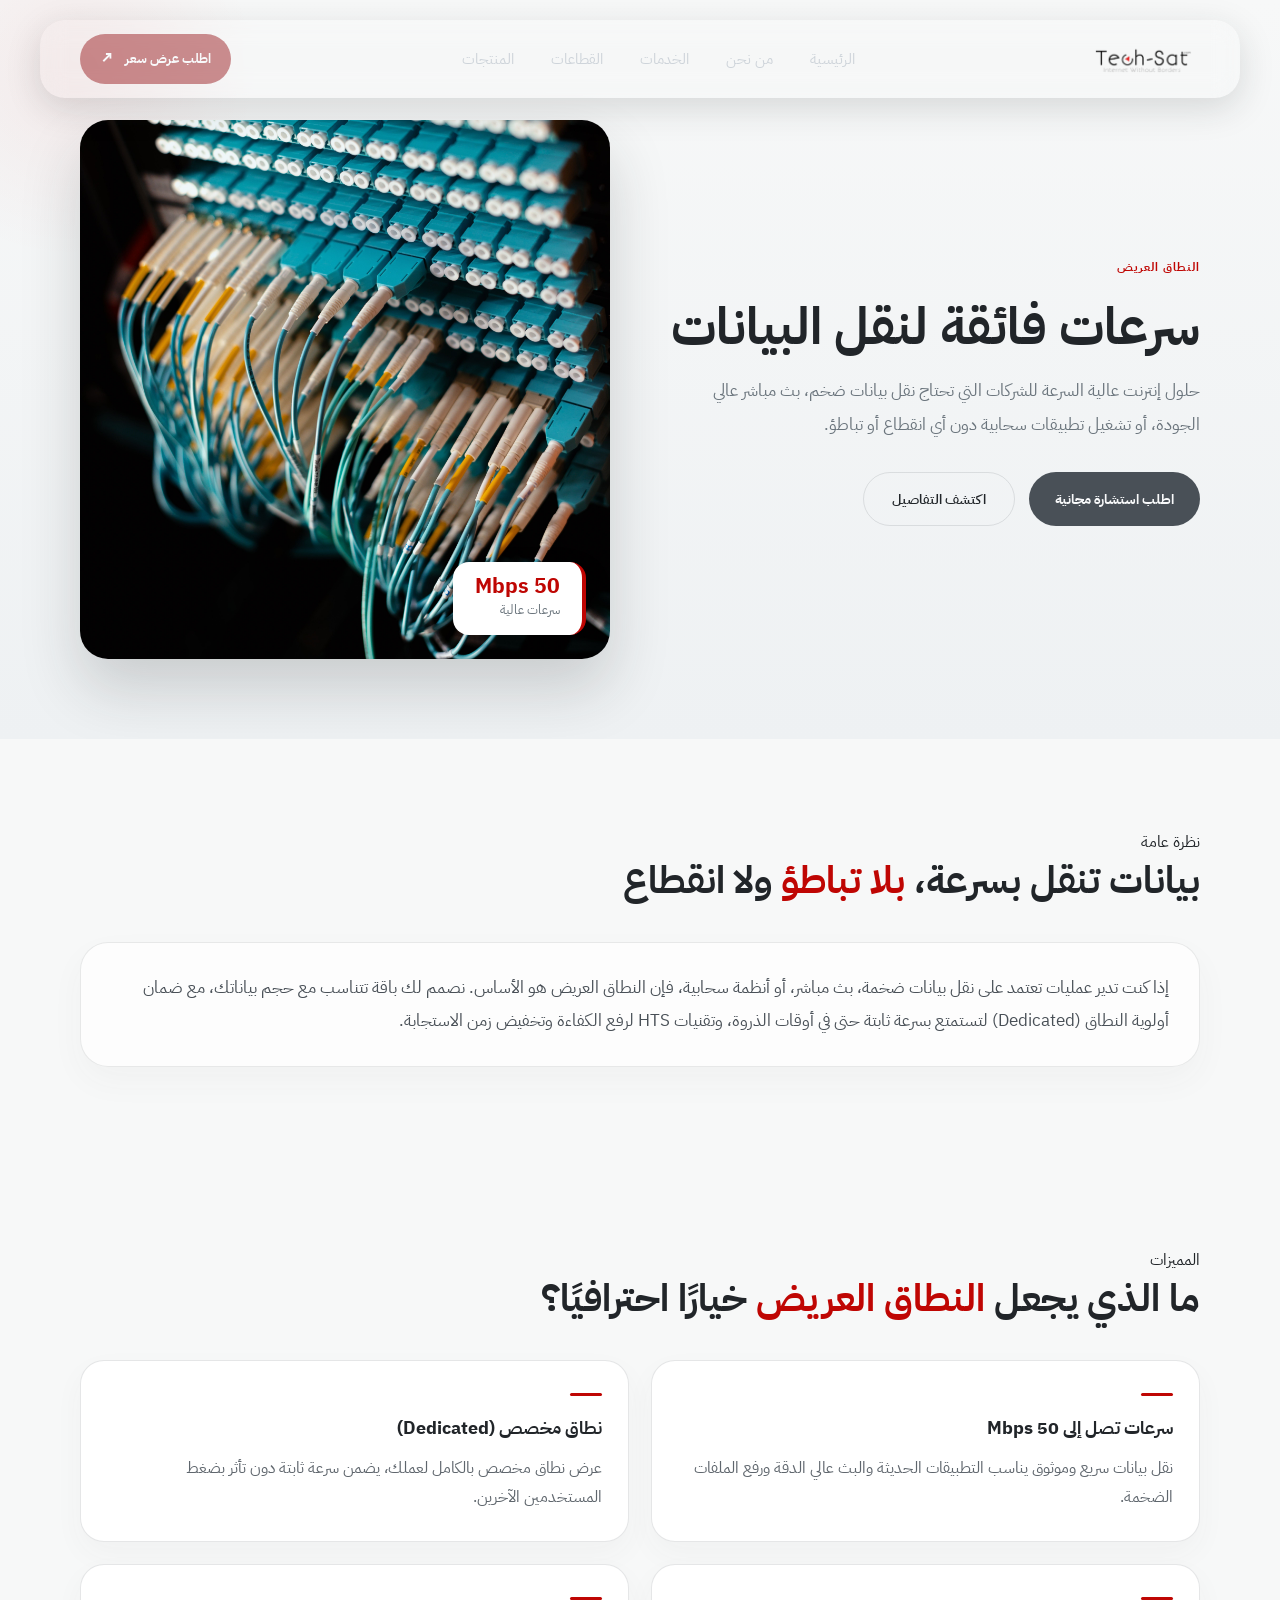
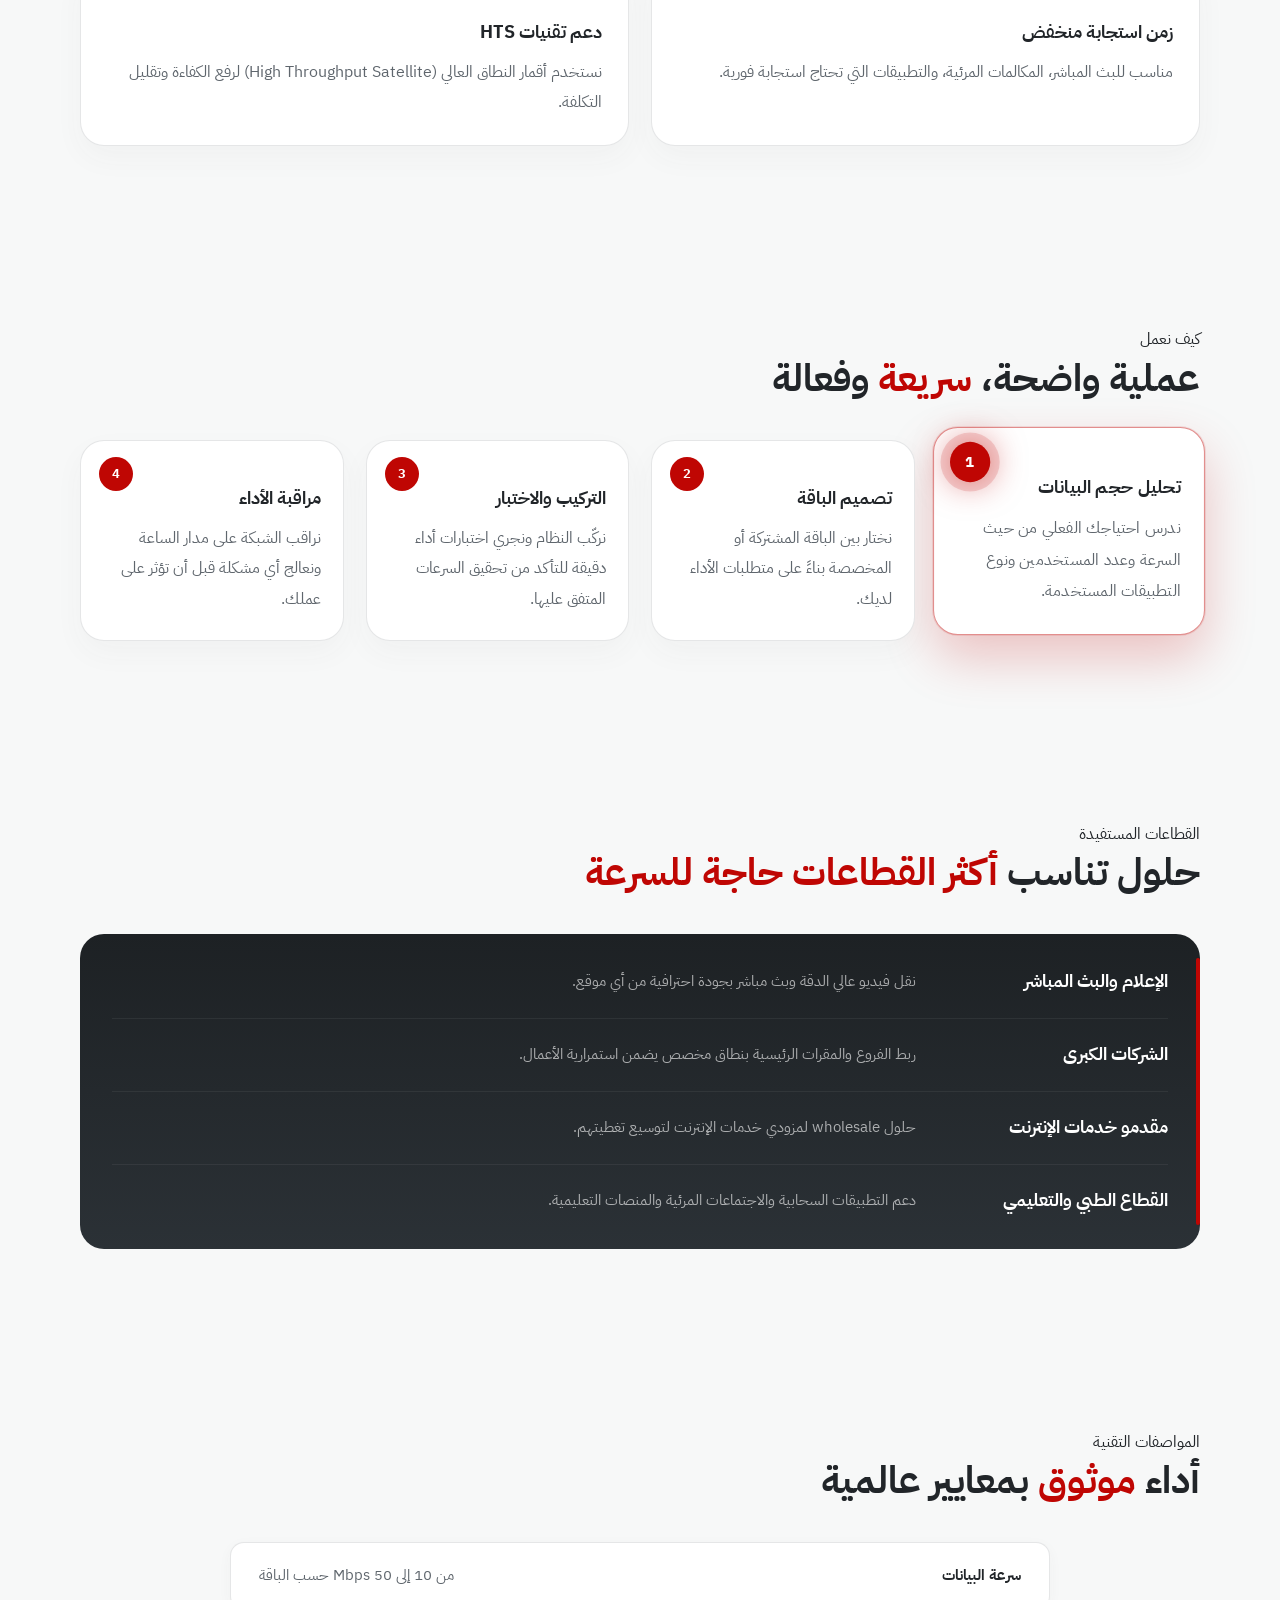
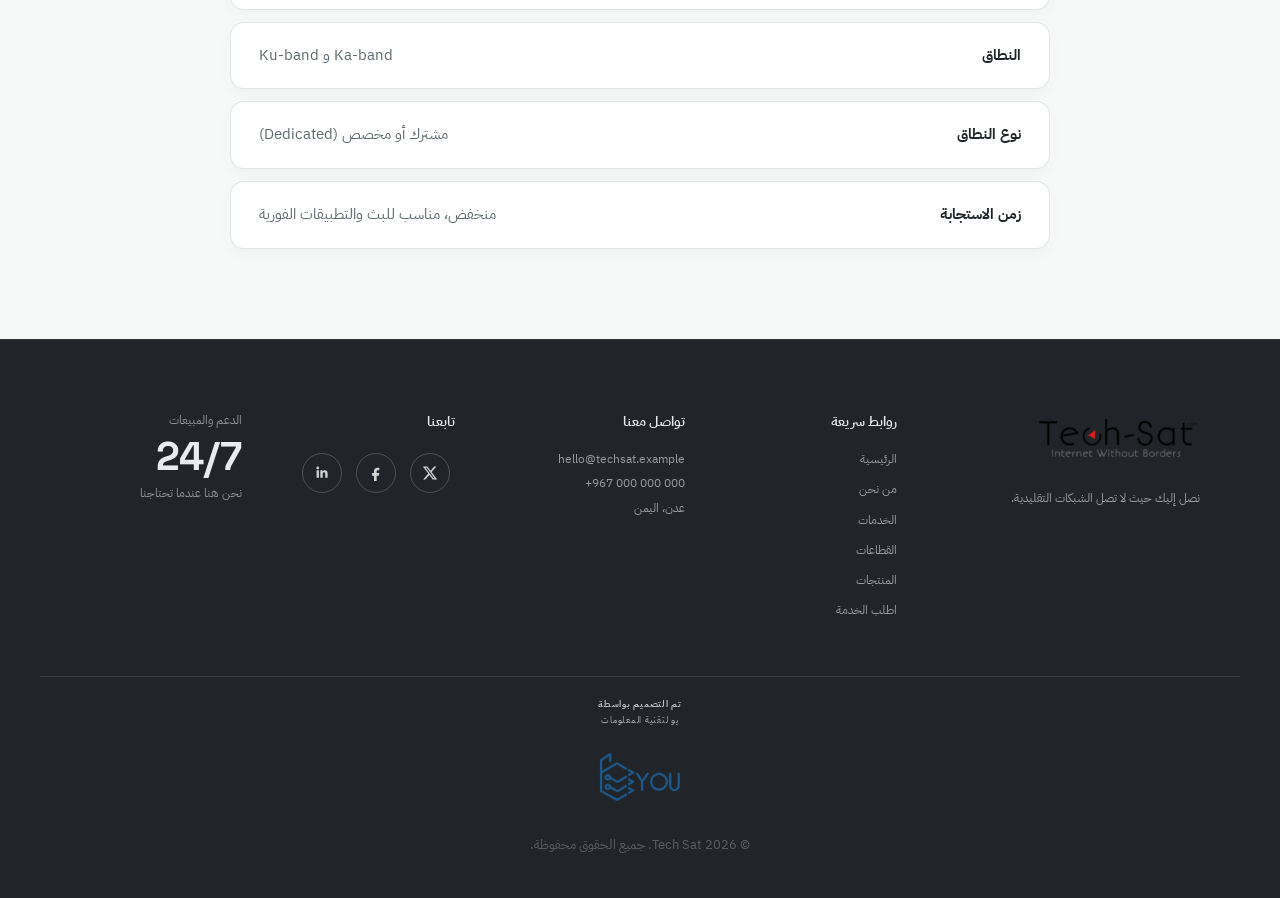
<file: services/broadband.html>
<!DOCTYPE html>
<html lang="ar" dir="rtl">

<head>
  <meta charset="UTF-8" />
  <meta name="viewport" content="width=device-width, initial-scale=1.0" />

  <meta
    name="description"
    content="النطاق العريض — سرعات فائقة لنقل البيانات. حلول إنترنت عالية السرعة للشركات والبث المباشر."
  />

  <title>النطاق العريض | Tech Sat</title>

  <!-- Global Styles -->
  <link rel="stylesheet" href="../tech-sat.css" />

  <!-- Shared Components -->
  <link rel="stylesheet" href="../header.css" />
  <link rel="stylesheet" href="../footer.css" />

  <!-- Service Page Styles -->
  <link rel="stylesheet" href="service-page.css" />
  <link rel="stylesheet" href="service-responsive.css" />
</head>

<body class="service-page">

  <!-- ==================== HEADER ==================== -->
  <header class="site-header" id="site-header">
    <nav class="navbar container" aria-label="التنقل الرئيسي">

      <a class="brand" href="../index.html" aria-label="Tech Sat - الرئيسية">
                <img src="../images/logo.png" alt="Tech Sat Logo" class="header-logo-img">
            </a>


      <!-- Mobile Menu Toggle -->
      <button
        class="menu-toggle"
        type="button"
        aria-label="فتح القائمة"
        aria-expanded="false"
        aria-controls="main-menu"
      >
        <span></span>
        <span></span>
        <span></span>
      </button>

      <!-- Navigation -->
      <ul class="nav-links" id="main-menu">

        <li>
          <a class="nav-link" href="../index.html">
            الرئيسية
          </a>
        </li>

        <li>
          <a class="nav-link" href="../index.html#about">
            من نحن
          </a>
        </li>

        <!-- الخدمات -->
        <li class="nav-dropdown">
          <button
            class="nav-link dropdown-toggle"
            type="button"
          >
            الخدمات
          </button>

          <div class="dropdown-menu">
            <a href="vsat.html">
              <div>
                <strong>VSAT</strong>
              </div>
            </a>

            <a href="broadband.html">
              <div>
                <strong>النطاق العريض</strong>
              </div>
            </a>

            <a href="voice-data.html">
              <div>
                <strong>الصوت والبيانات</strong>
              </div>
            </a>

            <a href="integration.html">
              <div>
                <strong>تكامل الأنظمة</strong>
              </div>
            </a>
          </div>
        </li>

        <!-- القطاعات -->
        <li class="nav-dropdown">
          <button
            class="nav-link dropdown-toggle"
            type="button"
          >
            القطاعات
          </button>

          <div class="dropdown-menu">
            <a href="../industry/energy.html">
              <div>
                <strong>الطاقة</strong>
              </div>
            </a>

            <a href="../industry/government.html">
              <div>
                <strong>الحكومة</strong>
              </div>
            </a>

            <a href="../industry/corporate.html">
              <div>
                <strong>الشركات</strong>
              </div>
            </a>
          </div>
        </li>

        <!-- المنتجات -->
        <li class="nav-dropdown">
          <button
            class="nav-link dropdown-toggle"
            type="button"
          >
            المنتجات
          </button>

          <div class="dropdown-menu">
            <a href="../Products/PR1.html">
              <div>
                <strong>Comtech CDM-625A</strong>
              </div>
            </a>

            <a href="../Products/PR2.html">
              <div>
                <strong>iDirect iQ 200</strong>
              </div>
            </a>

            <a href="../Products/PR3.html">
              <div>
                <strong>Newtec MDM2510</strong>
              </div>
            </a>
          </div>
        </li>

      </ul>

      <!-- Header Actions -->
      <div class="nav-actions">

        

        <a class="header-cta" href="../request-service/request-service.html">
          اطلب عرض سعر
          <span aria-hidden="true">↗</span>
        </a>

      </div>

    </nav>
  </header>


  <!-- ==================== MAIN CONTENT ==================== -->
  <main>

    <!-- ==================== HERO ==================== -->
    <section class="service-hero">
      <div class="container">

        <div class="service-hero-grid">

          <div class="service-hero-content reveal">

            <span class="eyebrow">
              النطاق العريض
            </span>

            <h1>
              سرعات فائقة لنقل البيانات
            </h1>

            <p>
              حلول إنترنت عالية السرعة للشركات التي تحتاج نقل بيانات ضخم، بث مباشر عالي الجودة،
              أو تشغيل تطبيقات سحابية دون أي انقطاع أو تباطؤ.
            </p>

            <div class="service-hero-actions">

              <a
                class="button button-primary"
                href="../request-service/request-service.html"
              >
                اطلب استشارة مجانية
              </a>

              <a
                class="button button-outline"
                href="#overview"
              >
                اكتشف التفاصيل
              </a>

            </div>

          </div>

          <div class="service-hero-visual reveal">

            <img
              src="services-images/broadband.jpg"
              alt="النطاق العريض"
            />

            <div class="hero-badge">
              <strong>50 Mbps</strong>
              <span>سرعات عالية</span>
            </div>

          </div>

        </div>

      </div>
    </section>


    <!-- ==================== OVERVIEW ==================== -->
    <section class="content-section" id="overview">
      <div class="container">

        <div class="section-head reveal">
          <div>

            <div class="eyebrow dark">
              <span class="eyebrow-line"></span>
              نظرة عامة
            </div>

            <h2>
              بيانات تنقل بسرعة، <em>بلا تباطؤ</em> ولا انقطاع
            </h2>

          </div>
        </div>

        <div class="overview-box reveal">
          <p>
            إذا كنت تدير عمليات تعتمد على نقل بيانات ضخمة، بث مباشر، أو أنظمة سحابية، فإن النطاق العريض
            هو الأساس. نصمم لك باقة تتناسب مع حجم بياناتك، مع ضمان أولوية النطاق (Dedicated) لتستمتع بسرعة
            ثابتة حتى في أوقات الذروة، وتقنيات HTS لرفع الكفاءة وتخفيض زمن الاستجابة.
          </p>
        </div>

      </div>
    </section>


    <!-- ==================== FEATURES ==================== -->
    <section class="content-section">
      <div class="container">

        <div class="section-head reveal">
          <div>

            <div class="eyebrow dark">
              <span class="eyebrow-line"></span>
              المميزات
            </div>

            <h2>
              ما الذي يجعل <em>النطاق العريض</em> خيارًا احترافيًا؟
            </h2>

          </div>
        </div>

        <div class="feature-grid">

          <article class="feature-card reveal">
            <h3>
              سرعات تصل إلى 50 Mbps
            </h3>

            <p>
              نقل بيانات سريع وموثوق يناسب التطبيقات الحديثة والبث عالي الدقة ورفع الملفات الضخمة.
            </p>
          </article>

          <article class="feature-card reveal">
            <h3>
              نطاق مخصص (Dedicated)
            </h3>

            <p>
              عرض نطاق مخصص بالكامل لعملك، يضمن سرعة ثابتة دون تأثر بضغط المستخدمين الآخرين.
            </p>
          </article>

          <article class="feature-card reveal">
            <h3>
              زمن استجابة منخفض
            </h3>

            <p>
              مناسب للبث المباشر، المكالمات المرئية، والتطبيقات التي تحتاج استجابة فورية.
            </p>
          </article>

          <article class="feature-card reveal">
            <h3>
              دعم تقنيات HTS
            </h3>

            <p>
              نستخدم أقمار النطاق العالي (High Throughput Satellite) لرفع الكفاءة وتقليل التكلفة.
            </p>
          </article>

        </div>

      </div>
    </section>


    <!-- ==================== PROCESS ==================== -->
    <section class="content-section">
      <div class="container">

        <div class="section-head reveal">
          <div>

            <div class="eyebrow dark">
              <span class="eyebrow-line"></span>
              كيف نعمل
            </div>

            <h2>
              عملية واضحة، <em>سريعة</em> وفعالة
            </h2>

          </div>
        </div>

        <div class="step-grid">

          <div class="step-item reveal">
            <div class="step-number">1</div>

            <h3>
              تحليل حجم البيانات
            </h3>

            <p>
              ندرس احتياجك الفعلي من حيث السرعة وعدد المستخدمين ونوع التطبيقات المستخدمة.
            </p>
          </div>

          <div class="step-item reveal">
            <div class="step-number">2</div>

            <h3>
              تصميم الباقة
            </h3>

            <p>
              نختار بين الباقة المشتركة أو المخصصة بناءً على متطلبات الأداء لديك.
            </p>
          </div>

          <div class="step-item reveal">
            <div class="step-number">3</div>

            <h3>
              التركيب والاختبار
            </h3>

            <p>
              نركّب النظام ونجري اختبارات أداء دقيقة للتأكد من تحقيق السرعات المتفق عليها.
            </p>
          </div>

          <div class="step-item reveal">
            <div class="step-number">4</div>

            <h3>
              مراقبة الأداء
            </h3>

            <p>
              نراقب الشبكة على مدار الساعة ونعالج أي مشكلة قبل أن تؤثر على عملك.
            </p>
          </div>

        </div>

      </div>
    </section>


    <!-- ==================== SECTORS ==================== -->
    <section class="content-section">
      <div class="container">

        <div class="section-head reveal">
          <div>

            <div class="eyebrow dark">
              <span class="eyebrow-line"></span>
              القطاعات المستفيدة
            </div>

            <h2>
              حلول تناسب <em>أكثر القطاعات حاجة للسرعة</em>
            </h2>

          </div>
        </div>

        <div class="case-grid">

          <article class="case-card reveal">
            <h3>
              الإعلام والبث المباشر
            </h3>

            <p>
              نقل فيديو عالي الدقة وبث مباشر بجودة احترافية من أي موقع.
            </p>
          </article>

          <article class="case-card reveal">
            <h3>
              الشركات الكبرى
            </h3>

            <p>
              ربط الفروع والمقرات الرئيسية بنطاق مخصص يضمن استمرارية الأعمال.
            </p>
          </article>

          <article class="case-card reveal">
            <h3>
              مقدمو خدمات الإنترنت
            </h3>

            <p>
              حلول wholesale لمزودي خدمات الإنترنت لتوسيع تغطيتهم.
            </p>
          </article>

          <article class="case-card reveal">
            <h3>
              القطاع الطبي والتعليمي
            </h3>

            <p>
              دعم التطبيقات السحابية والاجتماعات المرئية والمنصات التعليمية.
            </p>
          </article>

        </div>

      </div>
    </section>


    <!-- ==================== TECHNICAL SPECIFICATIONS ==================== -->
    <section class="content-section">
      <div class="container">

        <div class="section-head reveal">
          <div>

            <div class="eyebrow dark">
              <span class="eyebrow-line"></span>
              المواصفات التقنية
            </div>

            <h2>
              أداء <em>موثوق</em> بمعايير عالمية
            </h2>

          </div>
        </div>

        <table
          class="service-specs reveal"
          aria-label="مواصفات خدمة النطاق العريض"
        >
          <tbody>

            <tr>
              <th>سرعة البيانات</th>
              <td>من 10 إلى 50 Mbps حسب الباقة</td>
            </tr>

            <tr>
              <th>النطاق</th>
              <td>Ka-band و Ku-band</td>
            </tr>

            <tr>
              <th>نوع النطاق</th>
              <td>مشترك أو مخصص (Dedicated)</td>
            </tr>

            <tr>
              <th>زمن الاستجابة</th>
              <td>منخفض، مناسب للبث والتطبيقات الفورية</td>
            </tr>

          </tbody>
        </table>

      </div>
    </section>

  </main>

<!--FOOTER-->
    <footer class="site-footer">

        <div class="container footer-grid">

          <div class="footer-brand">

    <a class="brand" href="../index.html">
        <img src="../images/logo.png" alt="Tech-Sat Logo" class="footer-logo-img">
    </a>

    <p>
        نصل إليك حيث لا تصل الشبكات التقليدية.
    </p>

</div>

            <div>
                <h3>روابط سريعة</h3>

                <ul>
                    <li>
                        <a href="../index.html#hero">الرئيسية</a>
                    </li>
                    <li>
                        <a href="../index.html#about">من نحن</a>
                    </li>
                    <li>
                        <a href="../index.html#services">الخدمات</a>
                    </li>
                    <li>
                        <a href="../index.html#industries">القطاعات</a>
                    </li>
                    <li>
                        <a href="../Products/PR1.html">المنتجات</a>
                    </li>
                    <li>
                        <a href="../request-service/request-service.html">اطلب الخدمة</a>
                    </li>
                </ul>
            </div>

            <div>
                <h3>تواصل معنا</h3>

                <p>hello@techsat.example</p>

                <p dir="ltr">
                    +967 000 000 000
                </p>

                <p>
                   عدن، اليمن
                </p>
            </div>

             <!-- Social Media -->
                <div class="soical-icons">

                    <h3>
                        تابعنا
                    </h3>

                    <div class="social-icons">
                            <a href="https://www.x.com" class="social-icon">
                                <svg viewBox="0 0 24 24" aria-hidden="true">
                                     <path d="M18.244 2.25h3.308l-7.227 8.26 8.502 11.24h-6.657l-5.214-6.817-5.964 6.817H1.684l7.73-8.835L1.254 2.25H8.08l4.713 6.231L18.244 2.25Zm-1.161 17.52h1.833L7.084 4.126H5.117L17.083 19.77Z"/>
                                 </svg>
                            </a>
                            <a href="https://www.facebook.com/profile.php?id=100064730084237" class="social-icon">
                                <svg viewBox="0 0 24 24" aria-hidden="true">
                                    <path d="M14 8h3V4h-3c-2.8 0-5 2.2-5 5v3H6v4h3v8h4v-8h3.2l.8-4H13V9c0-.6.4-1 1-1Z"/>
                                 </svg>
                            
                            </a>

                        
                            <a href="https://www.linkedin.com" class="social-icon" target="_blank" rel="noopener noreferrer" aria-label="LinkedIn">
                                <svg viewBox="0 0 640 640" aria-hidden="true">
                                    <path d="M196.3 512L103.4 512L103.4 212.9L196.3 212.9L196.3 512zM149.8 172.1C120.1 172.1 96 147.5 96 117.8C96 103.5 101.7 89.9 111.8 79.8C121.9 69.7 135.6 64 149.8 64C164 64 177.7 69.7 187.8 79.8C197.9 89.9 203.6 103.6 203.6 117.8C203.6 147.5 179.5 172.1 149.8 172.1zM543.9 512L451.2 512L451.2 366.4C451.2 331.7 450.5 287.2 402.9 287.2C354.6 287.2 347.2 324.9 347.2 363.9L347.2 512L254.4 512L254.4 212.9L343.5 212.9L343.5 253.7L344.8 253.7C357.2 230.2 387.5 205.4 432.7 205.4C526.7 205.4 544 267.3 544 347.7L544 512L543.9 512z"/>
                                </svg>
                            </a>
                    </div>
                </div>

            <div class="footer-support">
                <span>الدعم والمبيعات</span>
                <strong>24/7</strong>
                <small>نحن هنا عندما تحتاجنا</small>
            </div>

        </div>

        <div class="container footer-bottom">
    <a href="https://www.facebook.com/youtechnology/" class="designed-by" target="_blank" rel="noopener noreferrer" aria-label="تم التصميم بواسطة يو لتقنية المعلومات">
        <span class="designed-title">تم التصميم بواسطة</span>
        <span class="company-name">يو لتقنية المعلومات</span>
        <img src="../images/you-logo.png" alt="يو لتقنية المعلومات" class="designer-logo">
    </a>

            <span class="copyright-text">
                © 2026 Tech Sat. جميع الحقوق محفوظة.
            </span>
        </div>

    </footer>


  <!-- ==================== SCRIPTS ==================== -->
  <script src="../tech-sat.js"></script>
  <script src="service-page.js"></script>
  <script src="../header.js"></script>

</body>

</html>
</file>
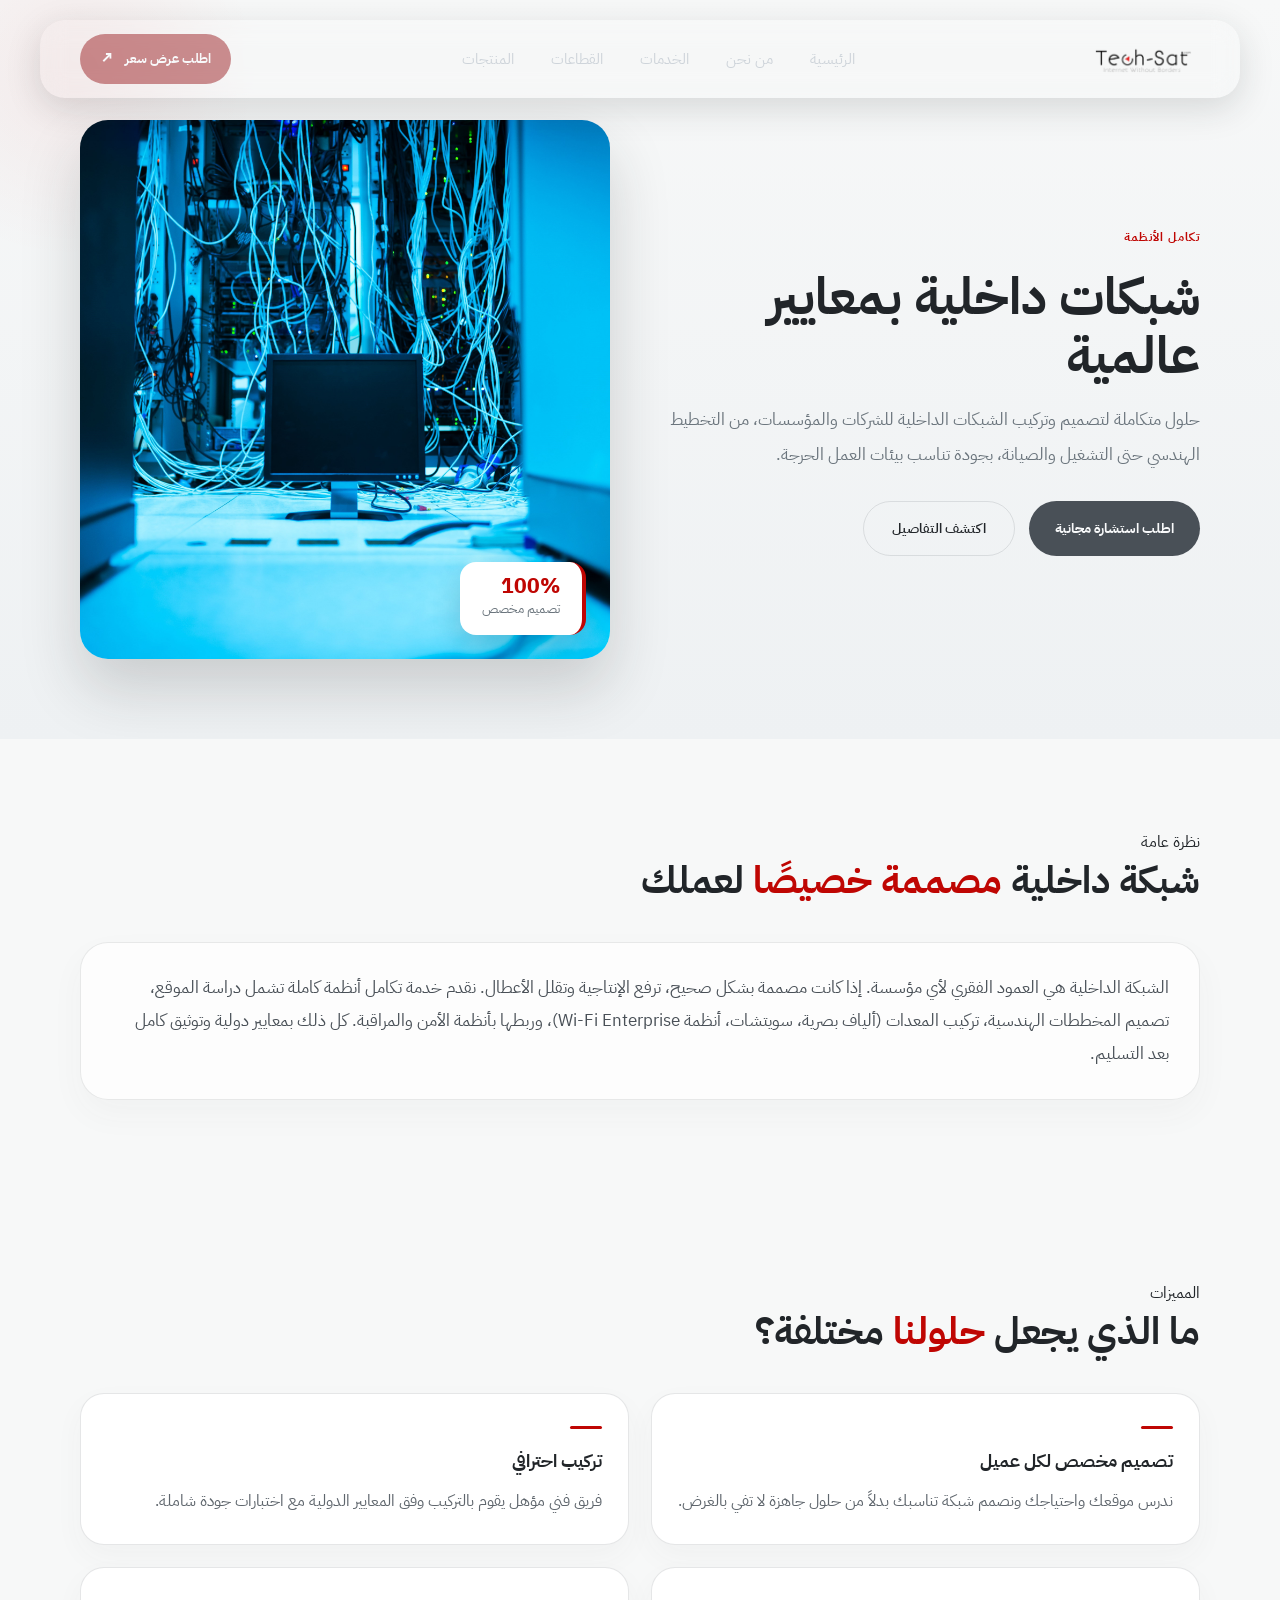
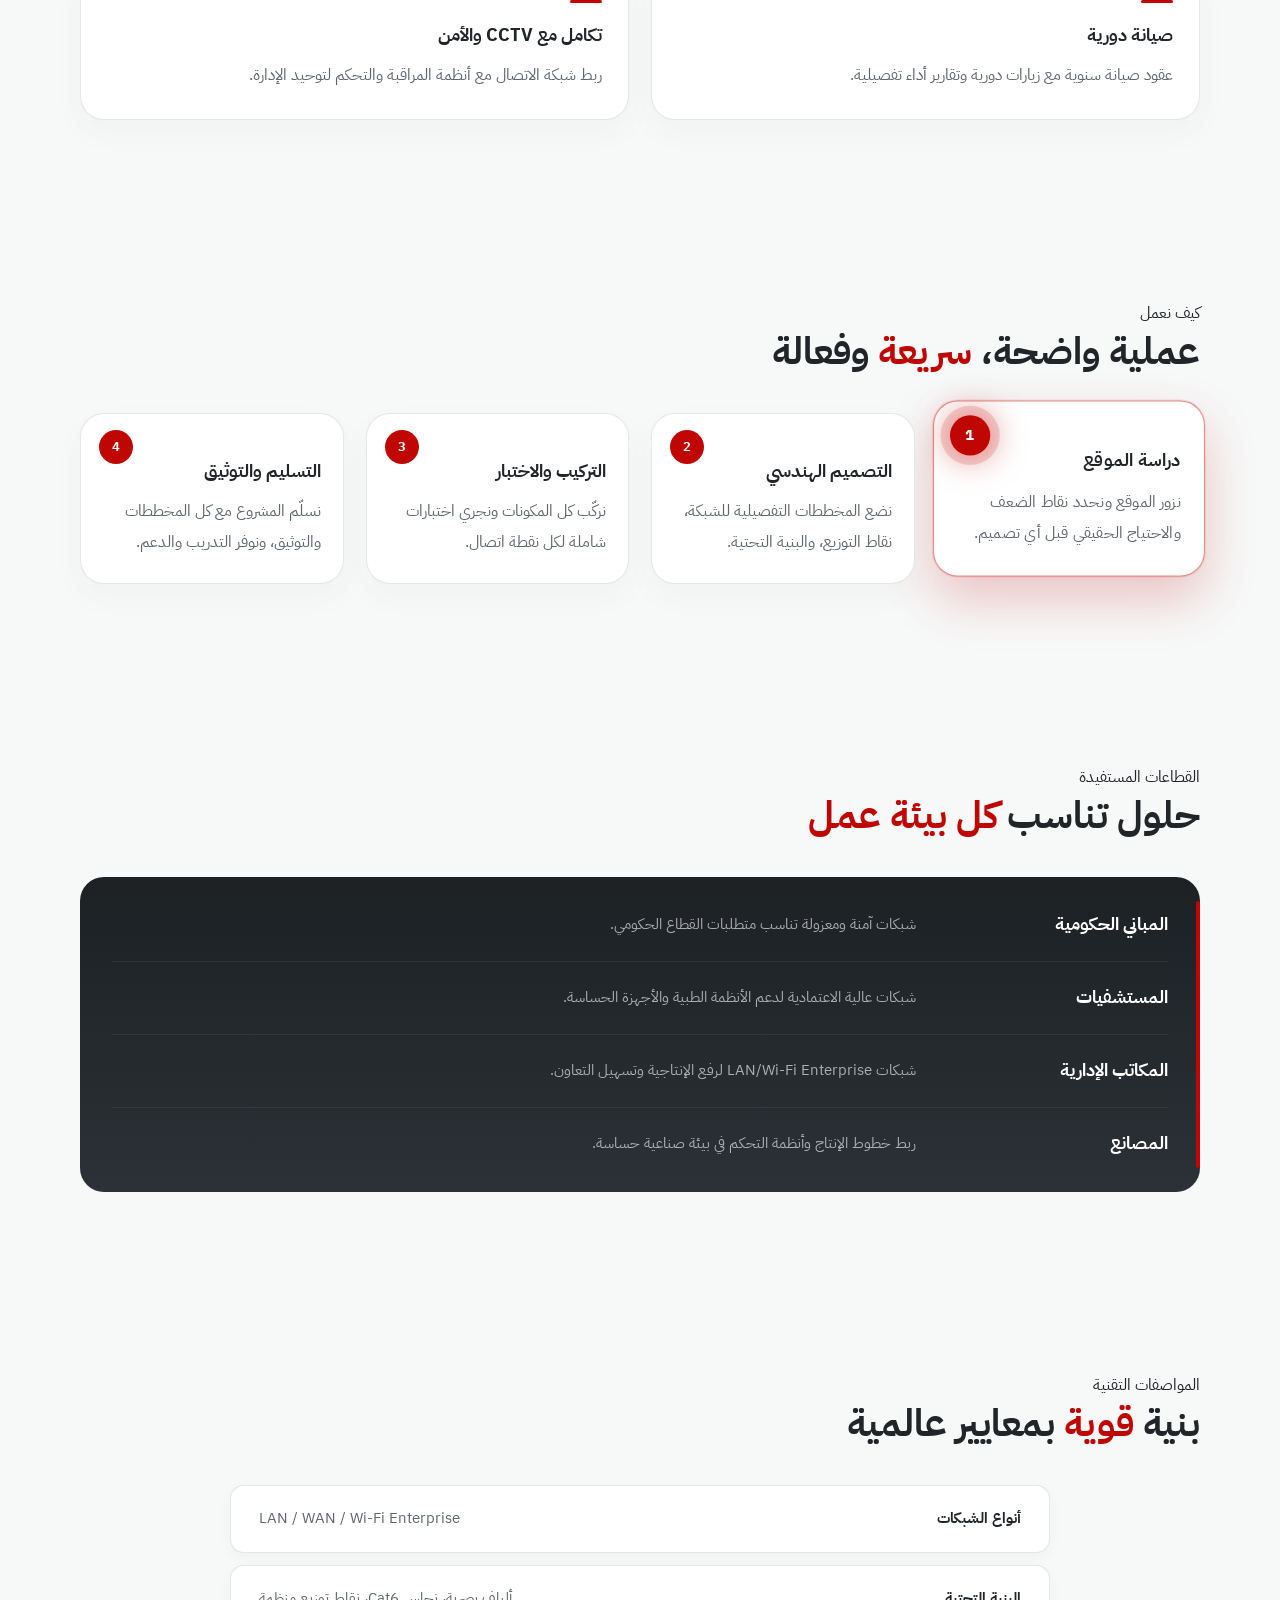
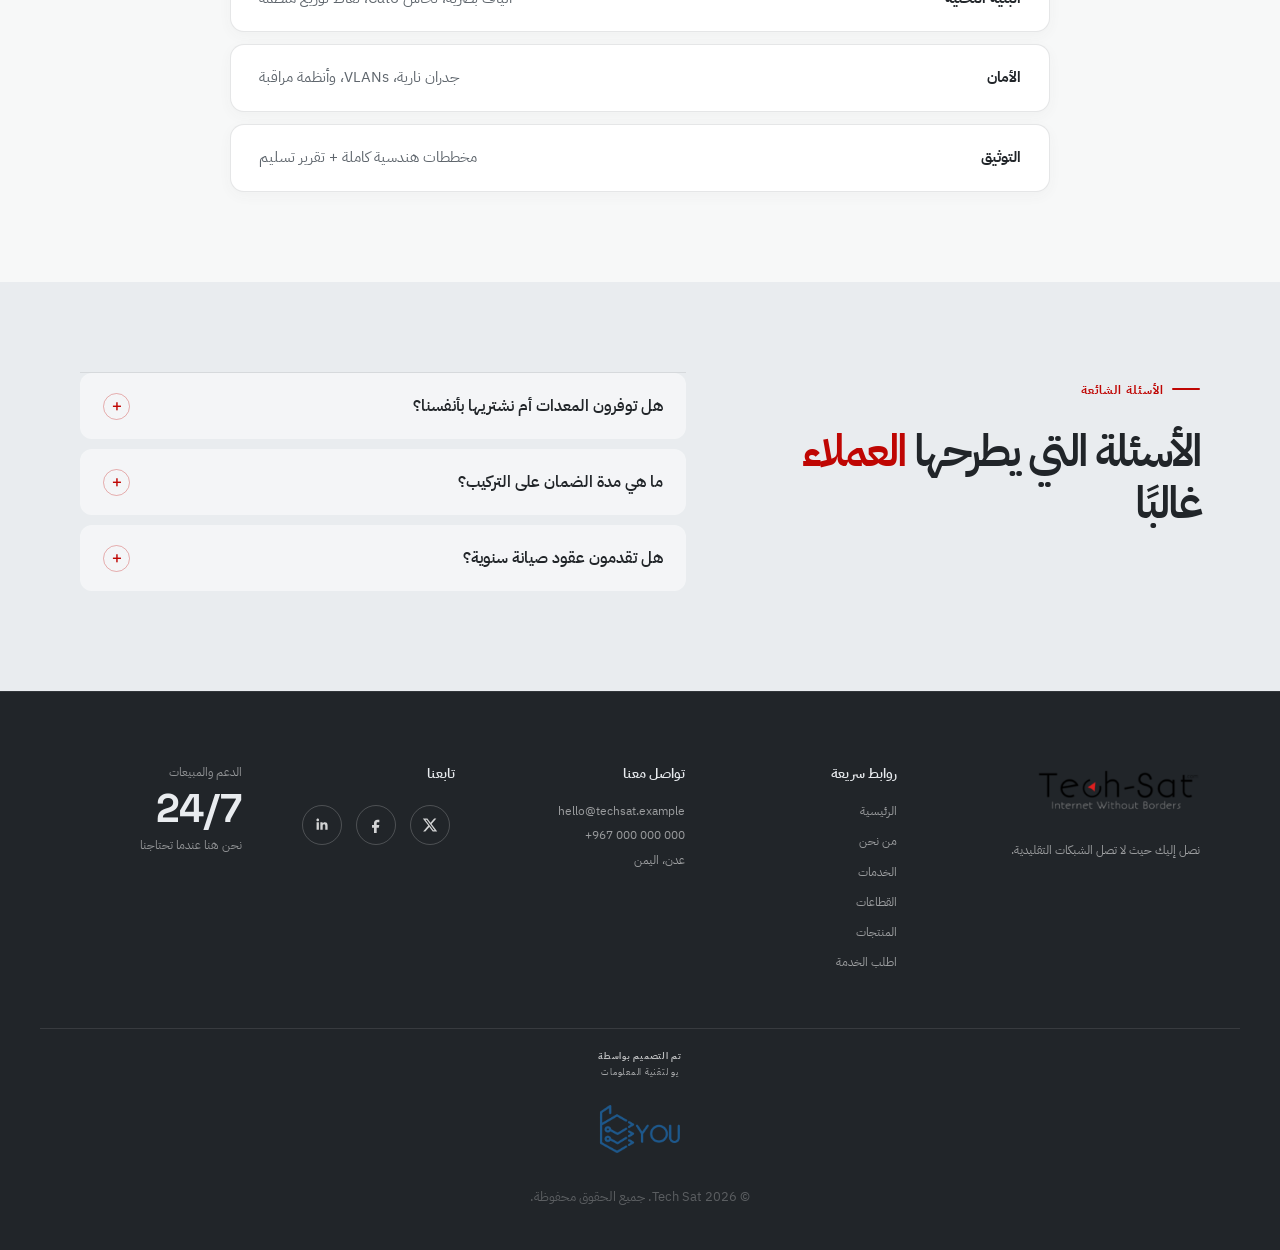
<file: services/integration.html>
<!DOCTYPE html>
<html lang="ar" dir="rtl">

<head>
  <meta charset="UTF-8" />
  <meta name="viewport" content="width=device-width, initial-scale=1.0" />

  <meta
    name="description"
    content="تكامل الأنظمة — شبكات داخلية بمعايير عالمية. تصميم وتركيب شبكات الشركات والمؤسسات."
  />

  <title>تكامل الأنظمة | Tech Sat</title>

  <!-- Global Styles -->
  <link rel="stylesheet" href="../tech-sat.css" />

  <!-- Shared Components -->
  <link rel="stylesheet" href="../header.css" />
  <link rel="stylesheet" href="../footer.css" />

  <!-- Service Page Styles -->
  <link rel="stylesheet" href="service-page.css" />
  <link rel="stylesheet" href="service-responsive.css" />
</head>

<body class="service-page">

  <!-- ==================== HEADER ==================== -->
  <header class="site-header" id="site-header">
    <nav class="navbar container" aria-label="التنقل الرئيسي">

      <a class="brand" href="../index.html" aria-label="Tech Sat - الرئيسية">
                <img src="../images/logo.png" alt="Tech Sat Logo" class="header-logo-img">
            </a>


      <!-- Mobile Menu Toggle -->
      <button
        class="menu-toggle"
        type="button"
        aria-label="فتح القائمة"
        aria-expanded="false"
        aria-controls="main-menu"
      >
        <span></span>
        <span></span>
        <span></span>
      </button>

      <!-- Navigation -->
      <ul class="nav-links" id="main-menu">

        <li>
          <a class="nav-link" href="../index.html">
            الرئيسية
          </a>
        </li>

        <li>
          <a class="nav-link" href="../index.html#about">
            من نحن
          </a>
        </li>

        <!-- الخدمات -->
        <li class="nav-dropdown">
          <button
            class="nav-link dropdown-toggle"
            type="button"
          >
            الخدمات
          </button>

          <div class="dropdown-menu">
            <a href="vsat.html">
              <div>
                <strong>VSAT</strong>
              </div>
            </a>

            <a href="broadband.html">
              <div>
                <strong>النطاق العريض</strong>
              </div>
            </a>

            <a href="voice-data.html">
              <div>
                <strong>الصوت والبيانات</strong>
              </div>
            </a>

            <a href="integration.html">
              <div>
                <strong>تكامل الأنظمة</strong>
              </div>
            </a>
          </div>
        </li>

        <!-- القطاعات -->
        <li class="nav-dropdown">
          <button
            class="nav-link dropdown-toggle"
            type="button"
          >
            القطاعات
          </button>

          <div class="dropdown-menu">
            <a href="../industry/energy.html">
              <div>
                <strong>الطاقة</strong>
              </div>
            </a>

            <a href="../industry/government.html">
              <div>
                <strong>الحكومة</strong>
              </div>
            </a>

            <a href="../industry/corporate.html">
              <div>
                <strong>الشركات</strong>
              </div>
            </a>
          </div>
        </li>

        <!-- المنتجات -->
        <li class="nav-dropdown">
          <button
            class="nav-link dropdown-toggle"
            type="button"
          >
            المنتجات
          </button>

          <div class="dropdown-menu">
            <a href="../Products/PR1.html">
              <div>
                <strong>Comtech CDM-625A</strong>
              </div>
            </a>

            <a href="../Products/PR2.html">
              <div>
                <strong>iDirect iQ 200</strong>
              </div>
            </a>

            <a href="../Products/PR3.html">
              <div>
                <strong>Newtec MDM2510</strong>
              </div>
            </a>
          </div>
        </li>

       

      </ul>

      <!-- Header Actions -->
      <div class="nav-actions">

        

        <a class="header-cta" href="../request-service/request-service.html">
          اطلب عرض سعر
          <span aria-hidden="true">↗</span>
        </a>

      </div>

    </nav>
  </header>


  <!-- ==================== MAIN CONTENT ==================== -->
  <main>

    <!-- ==================== HERO ==================== -->
    <section class="service-hero">
      <div class="container">

        <div class="service-hero-grid">

          <div class="service-hero-content reveal">

            <span class="eyebrow">
              تكامل الأنظمة
            </span>

            <h1>
              شبكات داخلية بمعايير عالمية
            </h1>

            <p>
              حلول متكاملة لتصميم وتركيب الشبكات الداخلية للشركات والمؤسسات، من التخطيط الهندسي
              حتى التشغيل والصيانة، بجودة تناسب بيئات العمل الحرجة.
            </p>

            <div class="service-hero-actions">
              <a
                class="button button-primary"
                href="../request-service/request-service.html"
              >
                اطلب استشارة مجانية
              </a>

              <a
                class="button button-outline"
                href="#overview"
              >
                اكتشف التفاصيل
              </a>
            </div>

          </div>

          <div class="service-hero-visual reveal">

            <img
              src="services-images/integration.jpg"
              alt="تكامل الأنظمة"
            />

            <div class="hero-badge">
              <strong>100%</strong>
              <span>تصميم مخصص</span>
            </div>

          </div>

        </div>

      </div>
    </section>


    <!-- ==================== OVERVIEW ==================== -->
    <section class="content-section" id="overview">
      <div class="container">

        <div class="section-head reveal">
          <div>

            <div class="eyebrow dark">
              <span class="eyebrow-line"></span>
              نظرة عامة
            </div>

            <h2>
              شبكة داخلية <em>مصممة خصيصًا</em> لعملك
            </h2>

          </div>
        </div>

        <div class="overview-box reveal">
          <p>
            الشبكة الداخلية هي العمود الفقري لأي مؤسسة. إذا كانت مصممة بشكل صحيح، ترفع الإنتاجية وتقلل
            الأعطال. نقدم خدمة تكامل أنظمة كاملة تشمل دراسة الموقع، تصميم المخططات الهندسية، تركيب المعدات
            (ألياف بصرية، سويتشات، أنظمة Wi-Fi Enterprise)، وربطها بأنظمة الأمن والمراقبة. كل ذلك بمعايير
            دولية وتوثيق كامل بعد التسليم.
          </p>
        </div>

      </div>
    </section>


    <!-- ==================== FEATURES ==================== -->
    <section class="content-section">
      <div class="container">

        <div class="section-head reveal">
          <div>

            <div class="eyebrow dark">
              <span class="eyebrow-line"></span>
              المميزات
            </div>

            <h2>
              ما الذي يجعل <em>حلولنا</em> مختلفة؟
            </h2>

          </div>
        </div>

        <div class="feature-grid">

          <article class="feature-card reveal">
            <h3>
              تصميم مخصص لكل عميل
            </h3>

            <p>
              ندرس موقعك واحتياجك ونصمم شبكة تناسبك بدلاً من حلول جاهزة لا تفي بالغرض.
            </p>
          </article>

          <article class="feature-card reveal">
            <h3>
              تركيب احترافي
            </h3>

            <p>
              فريق فني مؤهل يقوم بالتركيب وفق المعايير الدولية مع اختبارات جودة شاملة.
            </p>
          </article>

          <article class="feature-card reveal">
            <h3>
              صيانة دورية
            </h3>

            <p>
              عقود صيانة سنوية مع زيارات دورية وتقارير أداء تفصيلية.
            </p>
          </article>

          <article class="feature-card reveal">
            <h3>
              تكامل مع CCTV والأمن
            </h3>

            <p>
              ربط شبكة الاتصال مع أنظمة المراقبة والتحكم لتوحيد الإدارة.
            </p>
          </article>

        </div>

      </div>
    </section>


    <!-- ==================== PROCESS ==================== -->
    <section class="content-section">
      <div class="container">

        <div class="section-head reveal">
          <div>

            <div class="eyebrow dark">
              <span class="eyebrow-line"></span>
              كيف نعمل
            </div>

            <h2>
              عملية واضحة، <em>سريعة</em> وفعالة
            </h2>

          </div>
        </div>

        <div class="step-grid">

          <div class="step-item reveal">
            <div class="step-number">1</div>

            <h3>
              دراسة الموقع
            </h3>

            <p>
              نزور الموقع ونحدد نقاط الضعف والاحتياج الحقيقي قبل أي تصميم.
            </p>
          </div>

          <div class="step-item reveal">
            <div class="step-number">2</div>

            <h3>
              التصميم الهندسي
            </h3>

            <p>
              نضع المخططات التفصيلية للشبكة، نقاط التوزيع، والبنية التحتية.
            </p>
          </div>

          <div class="step-item reveal">
            <div class="step-number">3</div>

            <h3>
              التركيب والاختبار
            </h3>

            <p>
              نركّب كل المكونات ونجري اختبارات شاملة لكل نقطة اتصال.
            </p>
          </div>

          <div class="step-item reveal">
            <div class="step-number">4</div>

            <h3>
              التسليم والتوثيق
            </h3>

            <p>
              نسلّم المشروع مع كل المخططات والتوثيق، ونوفر التدريب والدعم.
            </p>
          </div>

        </div>

      </div>
    </section>


    <!-- ==================== SECTORS ==================== -->
    <section class="content-section">
      <div class="container">

        <div class="section-head reveal">
          <div>

            <div class="eyebrow dark">
              <span class="eyebrow-line"></span>
              القطاعات المستفيدة
            </div>

            <h2>
              حلول تناسب <em>كل بيئة عمل</em>
            </h2>

          </div>
        </div>

        <div class="case-grid">

          <article class="case-card reveal">
            <h3>
              المباني الحكومية
            </h3>

            <p>
              شبكات آمنة ومعزولة تناسب متطلبات القطاع الحكومي.
            </p>
          </article>

          <article class="case-card reveal">
            <h3>
              المستشفيات
            </h3>

            <p>
              شبكات عالية الاعتمادية لدعم الأنظمة الطبية والأجهزة الحساسة.
            </p>
          </article>

          <article class="case-card reveal">
            <h3>
              المكاتب الإدارية
            </h3>

            <p>
              شبكات LAN/Wi-Fi Enterprise لرفع الإنتاجية وتسهيل التعاون.
            </p>
          </article>

          <article class="case-card reveal">
            <h3>
              المصانع
            </h3>

            <p>
              ربط خطوط الإنتاج وأنظمة التحكم في بيئة صناعية حساسة.
            </p>
          </article>

        </div>

      </div>
    </section>


    <!-- ==================== TECHNICAL SPECIFICATIONS ==================== -->
    <section class="content-section">
      <div class="container">

        <div class="section-head reveal">
          <div>

            <div class="eyebrow dark">
              <span class="eyebrow-line"></span>
              المواصفات التقنية
            </div>

            <h2>
              بنية <em>قوية</em> بمعايير عالمية
            </h2>

          </div>
        </div>

        <table
          class="service-specs reveal"
          aria-label="مواصفات خدمة تكامل الأنظمة"
        >
          <tbody>

            <tr>
              <th>أنواع الشبكات</th>
              <td>LAN / WAN / Wi-Fi Enterprise</td>
            </tr>

            <tr>
              <th>البنية التحتية</th>
              <td>ألياف بصرية، نحاس Cat6، نقاط توزيع منظمة</td>
            </tr>

            <tr>
              <th>الأمان</th>
              <td>جدران نارية، VLANs، وأنظمة مراقبة</td>
            </tr>

            <tr>
              <th>التوثيق</th>
              <td>مخططات هندسية كاملة + تقرير تسليم</td>
            </tr>

          </tbody>
        </table>

      </div>
    </section>


    <!-- ==================== FAQ ==================== -->
    <section class="content-section faq-section">
      <div class="container faq-layout">

        <div class="faq-intro reveal">

          <div class="eyebrow dark">
            <span class="eyebrow-line"></span>
            الأسئلة الشائعة
          </div>

          <h2>
            الأسئلة التي يطرحها <em>العملاء</em> غالبًا
          </h2>

        </div>

        <div class="faq-list reveal">

          <details>
            <summary>
              هل توفرون المعدات أم نشتريها بأنفسنا؟
              <span>+</span>
            </summary>

            <p>
              نوفر كلا الخيارين: يمكننا توريد المعدات بأسعار تنافسية، أو تركيب معداتكم الحالية بعد مراجعتها والتأكد من
              توافقها.
            </p>
          </details>

          <details>
            <summary>
              ما هي مدة الضمان على التركيب؟
              <span>+</span>
            </summary>

            <p>
              نقدم ضماناً على التركيب لمدة سنة كاملة، يشمل أي عيوب في التنفيذ أو التركيب، مع زيارة مجانية للفحص.
            </p>
          </details>

          <details>
            <summary>
              هل تقدمون عقود صيانة سنوية؟
              <span>+</span>
            </summary>

            <p>
              نعم، نوفر عقود صيانة سنوية بثلاث مستويات (أساسي، متقدم، شامل)، كل مستوى يحدد عدد الزيارات وزمن الاستجابة.
            </p>
          </details>

        </div>

      </div>
    </section>
  </main>


  <!--FOOTER-->
    <footer class="site-footer">

        <div class="container footer-grid">

                  <div class="footer-brand">

    <a class="brand" href="../index.html">
        <img src="../images/logo.png" alt="Tech-Sat Logo" class="footer-logo-img">
    </a>

    <p>
        نصل إليك حيث لا تصل الشبكات التقليدية.
    </p>

</div>

            <div>
                <h3>روابط سريعة</h3>

                <ul>
                    <li>
                        <a href="../index.html#hero">الرئيسية</a>
                    </li>
                    <li>
                        <a href="../index.html#about">من نحن</a>
                    </li>
                    <li>
                        <a href="../index.html#services">الخدمات</a>
                    </li>
                    <li>
                        <a href="../index.html#industries">القطاعات</a>
                    </li>
                    <li>
                        <a href="../Products/PR1.html">المنتجات</a>
                    </li>
                    <li>
                        <a href="../request-service/request-service.html">اطلب الخدمة</a>
                    </li>
                </ul>
            </div>

            <div>
                <h3>تواصل معنا</h3>

                <p>hello@techsat.example</p>

                <p dir="ltr">
                    +967 000 000 000
                </p>

                <p>
                   عدن، اليمن
                </p>
            </div>

             <!-- Social Media -->
                <div class="soical-icons">

                    <h3>
                        تابعنا
                    </h3>

                    <div class="social-icons">
                            <a href="https://www.x.com" class="social-icon">
                                <svg viewBox="0 0 24 24" aria-hidden="true">
                                     <path d="M18.244 2.25h3.308l-7.227 8.26 8.502 11.24h-6.657l-5.214-6.817-5.964 6.817H1.684l7.73-8.835L1.254 2.25H8.08l4.713 6.231L18.244 2.25Zm-1.161 17.52h1.833L7.084 4.126H5.117L17.083 19.77Z"/>
                                 </svg>
                            </a>
                            <a href="https://www.facebook.com/profile.php?id=100064730084237" class="social-icon">
                                <svg viewBox="0 0 24 24" aria-hidden="true">
                                    <path d="M14 8h3V4h-3c-2.8 0-5 2.2-5 5v3H6v4h3v8h4v-8h3.2l.8-4H13V9c0-.6.4-1 1-1Z"/>
                                 </svg>
                            
                            </a>

                        
                            <a href="https://www.linkedin.com" class="social-icon" target="_blank" rel="noopener noreferrer" aria-label="LinkedIn">
                                <svg viewBox="0 0 640 640" aria-hidden="true">
                                    <path d="M196.3 512L103.4 512L103.4 212.9L196.3 212.9L196.3 512zM149.8 172.1C120.1 172.1 96 147.5 96 117.8C96 103.5 101.7 89.9 111.8 79.8C121.9 69.7 135.6 64 149.8 64C164 64 177.7 69.7 187.8 79.8C197.9 89.9 203.6 103.6 203.6 117.8C203.6 147.5 179.5 172.1 149.8 172.1zM543.9 512L451.2 512L451.2 366.4C451.2 331.7 450.5 287.2 402.9 287.2C354.6 287.2 347.2 324.9 347.2 363.9L347.2 512L254.4 512L254.4 212.9L343.5 212.9L343.5 253.7L344.8 253.7C357.2 230.2 387.5 205.4 432.7 205.4C526.7 205.4 544 267.3 544 347.7L544 512L543.9 512z"/>
                                </svg>
                            </a>
                    </div>
                </div>

            <div class="footer-support">
                <span>الدعم والمبيعات</span>
                <strong>24/7</strong>
                <small>نحن هنا عندما تحتاجنا</small>
            </div>

        </div>

        <div class="container footer-bottom">
    <a href="https://www.facebook.com/youtechnology/" class="designed-by" target="_blank" rel="noopener noreferrer" aria-label="تم التصميم بواسطة يو لتقنية المعلومات">
        <span class="designed-title">تم التصميم بواسطة</span>
        <span class="company-name">يو لتقنية المعلومات</span>
        <img src="../images/you-logo.png" alt="يو لتقنية المعلومات" class="designer-logo">
    </a>

            <span class="copyright-text">
                © 2026 Tech Sat. جميع الحقوق محفوظة.
            </span>
        </div>

    </footer>


  <!-- ==================== SCRIPTS ==================== -->
  <script src="../tech-sat.js"></script>
  <script src="service-page.js"></script>
  <script src="../header.js"></script>

</body>

</html>
</file>
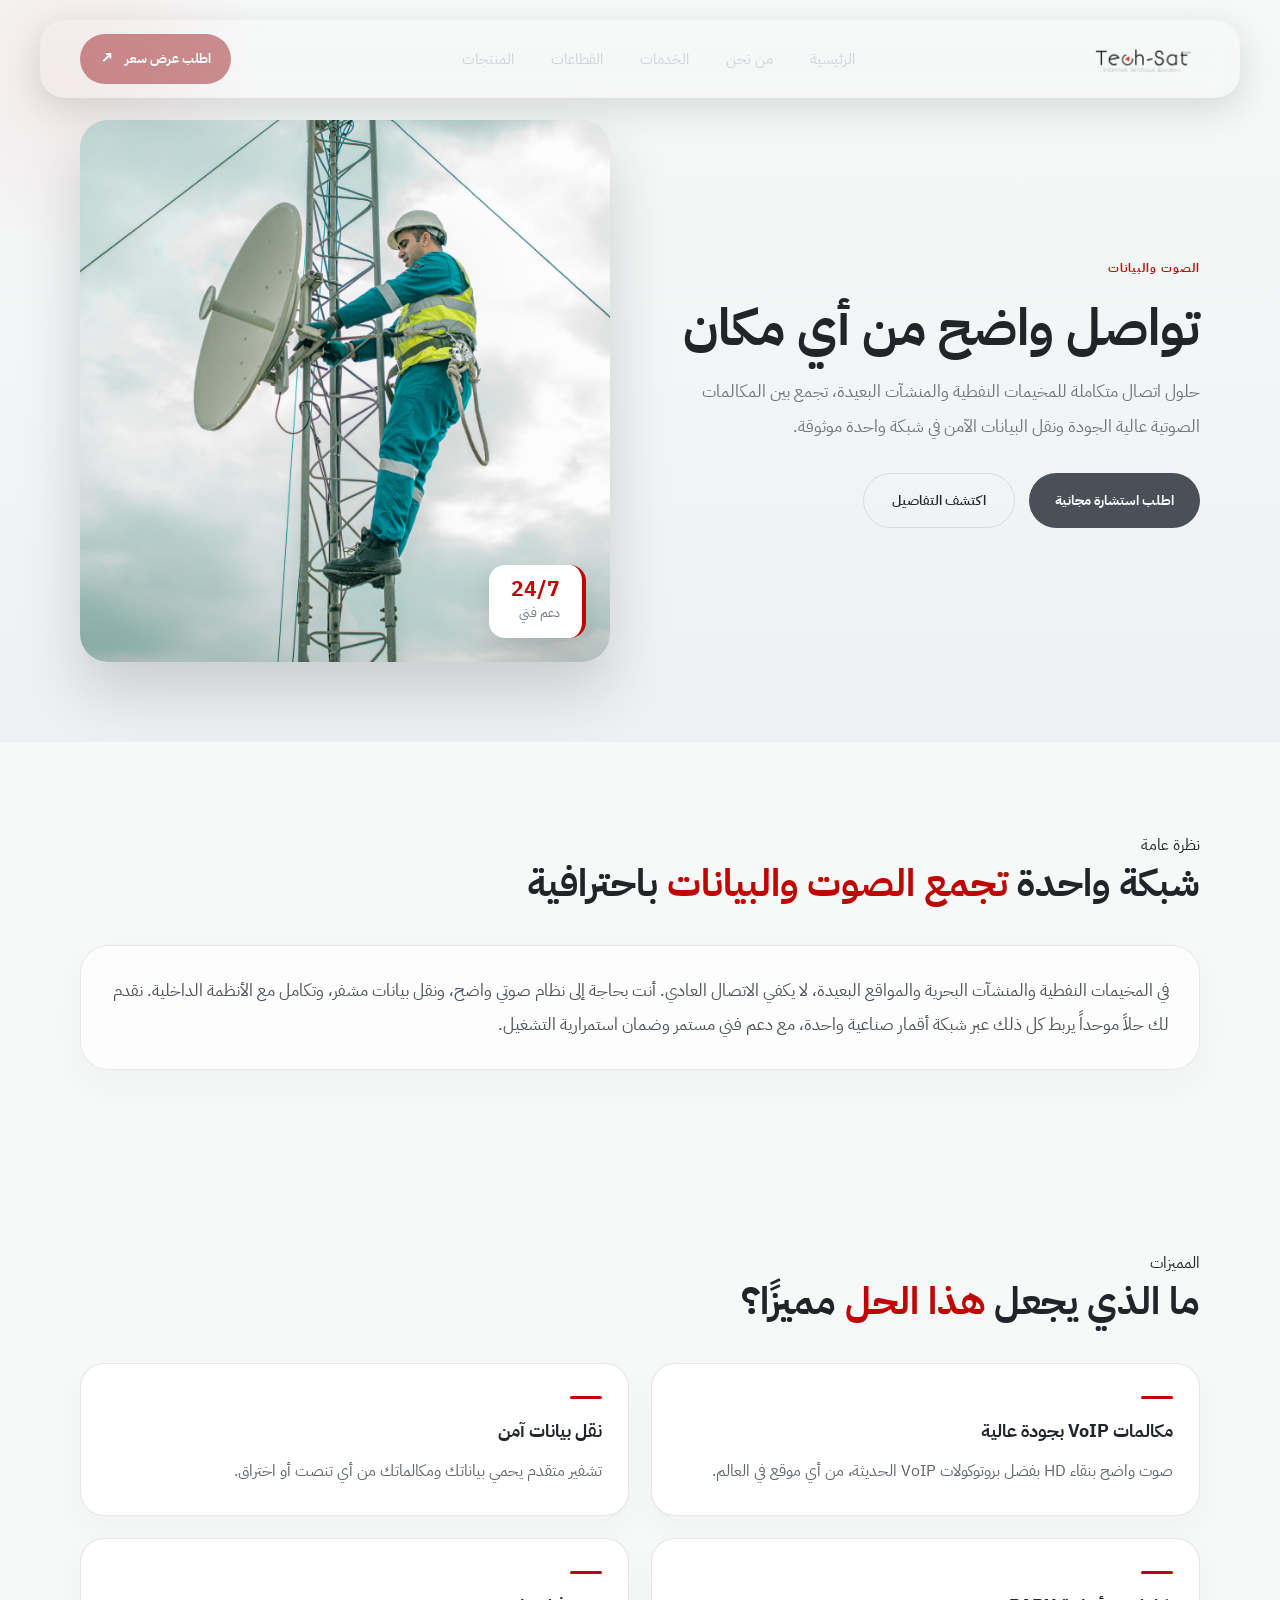
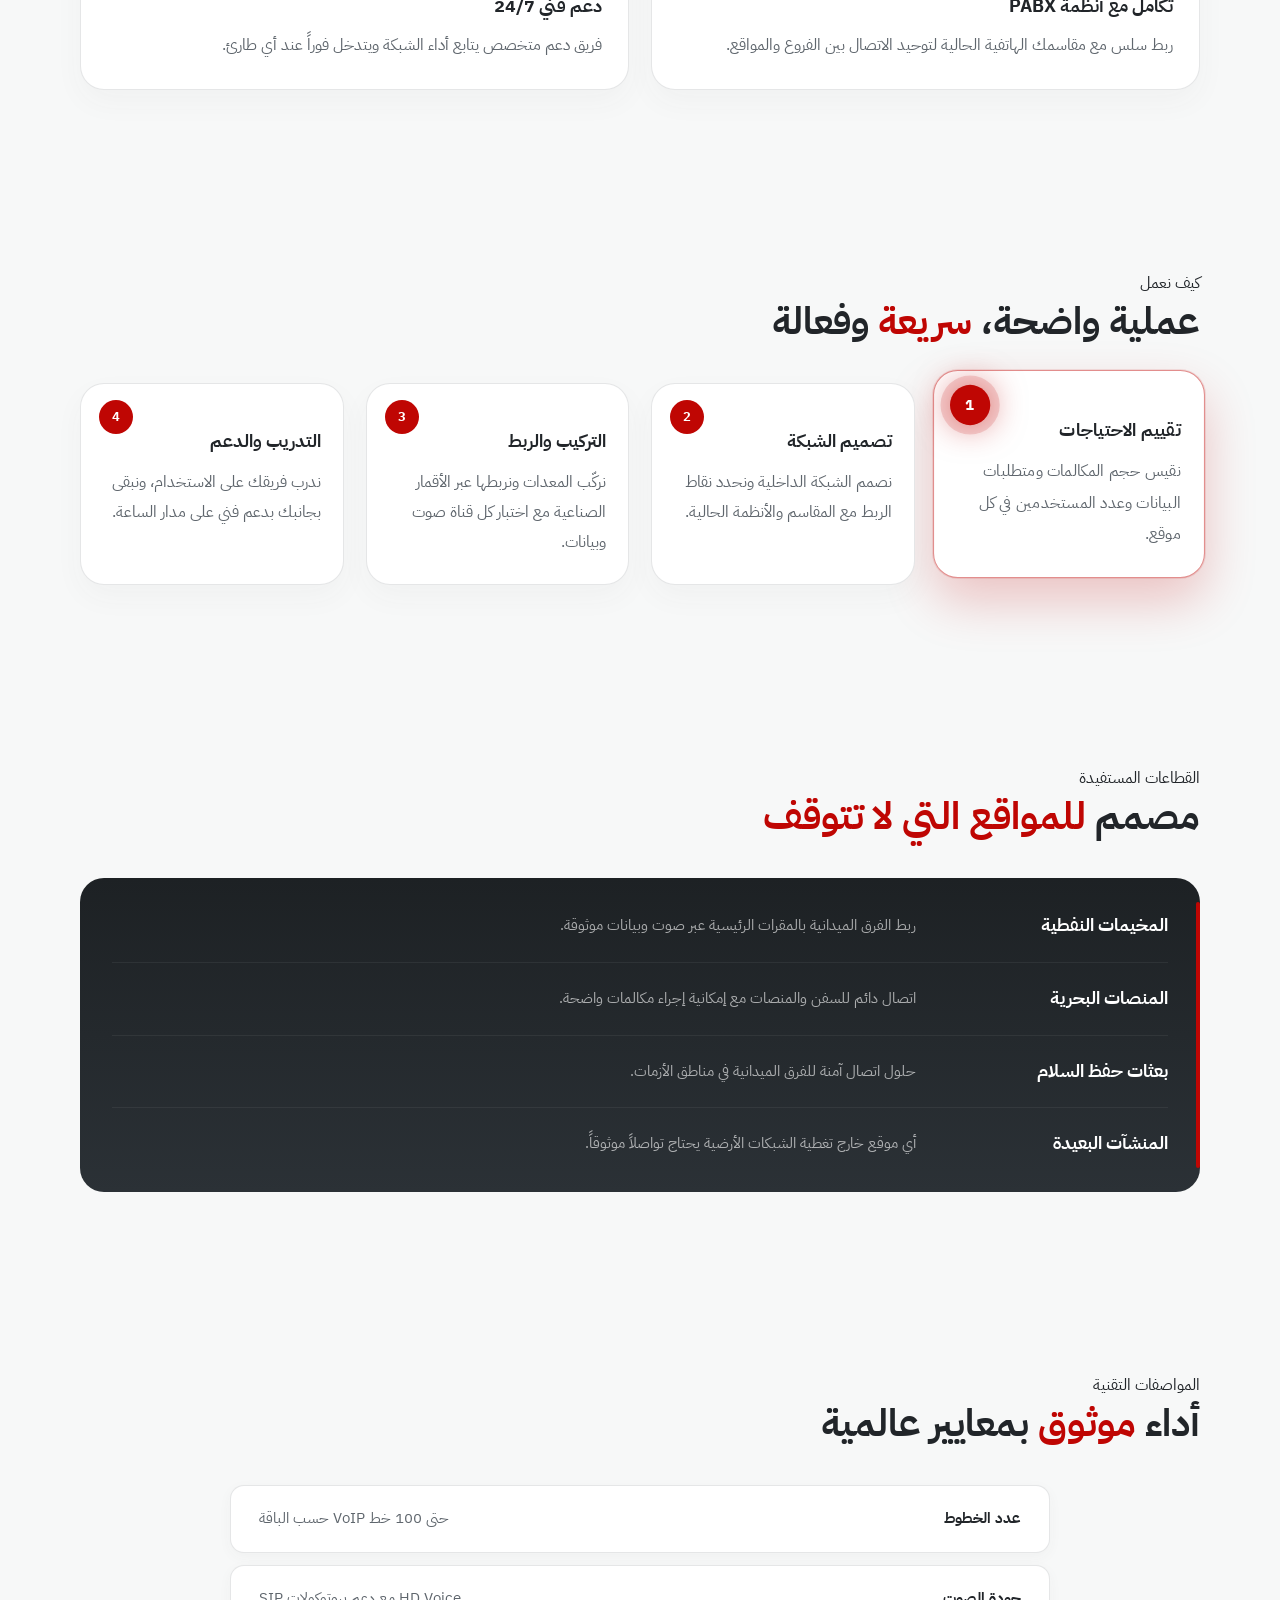
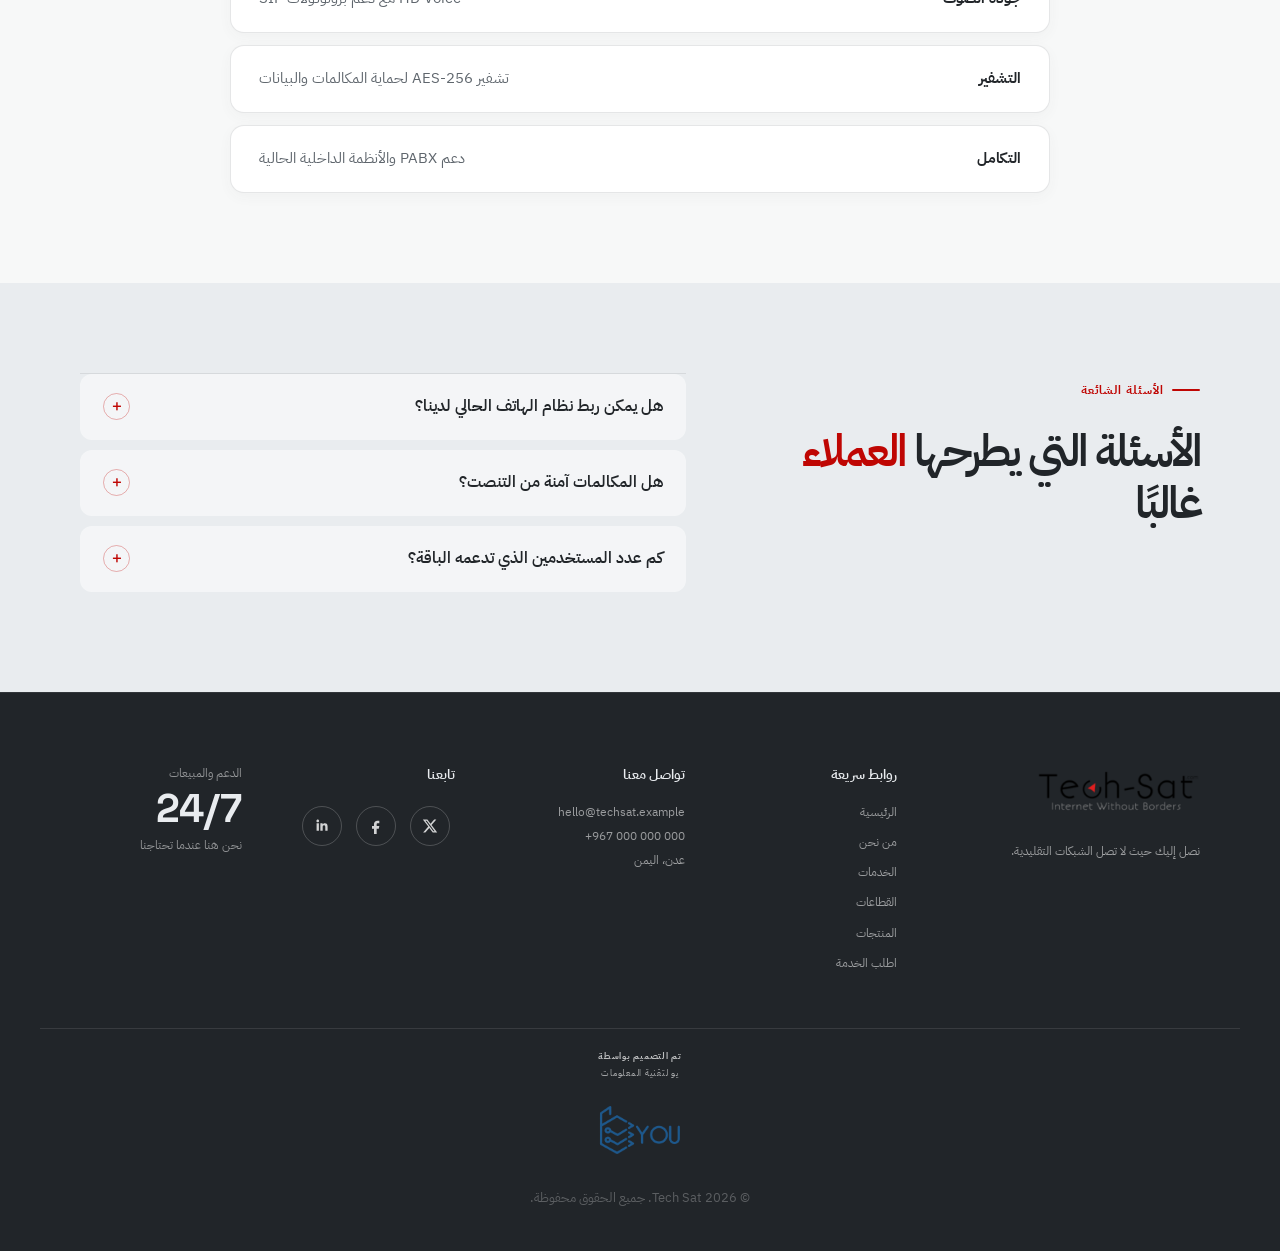
<file: services/voice-data.html>
<!DOCTYPE html>
<html lang="ar" dir="rtl">

<head>
  <meta charset="UTF-8" />
  <meta name="viewport" content="width=device-width, initial-scale=1.0" />

  <meta
    name="description"
    content="الصوت والبيانات — تواصل واضح من أي مكان. حلول اتصال متكاملة للمخيمات والمنشآت البعيدة."
  />

  <title>الصوت والبيانات | Tech Sat</title>

  <!-- Global Styles -->
  <link rel="stylesheet" href="../tech-sat.css" />

  <!-- Shared Components -->
  <link rel="stylesheet" href="../header.css" />
  <link rel="stylesheet" href="../footer.css" />

  <!-- Service Page Styles -->
  <link rel="stylesheet" href="service-page.css" />
  <link rel="stylesheet" href="service-responsive.css"/>
</head>

<body class="service-page">

  <!-- ============================================================
       HEADER
       ============================================================ -->

  <header class="site-header" id="site-header">

    <nav class="navbar container" aria-label="التنقل الرئيسي">

      <a class="brand" href="../index.html" aria-label="Tech Sat - الرئيسية">
                <img src="../images/logo.png" alt="Tech Sat Logo" class="header-logo-img">
            </a>


      <!-- Mobile Menu Toggle -->
      <button
        class="menu-toggle"
        type="button"
        aria-label="فتح القائمة"
        aria-expanded="false"
        aria-controls="main-menu"
      >
        <span></span>
        <span></span>
        <span></span>
      </button>

      <!-- Navigation -->
      <ul class="nav-links" id="main-menu">

        <!-- الرئيسية -->
        <li>
          <a
            class="nav-link"
            href="../index.html"
          >
            الرئيسية
          </a>
        </li>

        <!-- من نحن -->
        <li>
          <a
            class="nav-link"
            href="../index.html#about"
          >
            من نحن
          </a>
        </li>

        <!-- الخدمات -->
        <li class="nav-dropdown">

          <button
            class="nav-link dropdown-toggle"
            href="../index.html#services"
          >
            الخدمات
        </button>

          <div class="dropdown-menu">

            <a href="vsat.html">
              <div>
                <strong>VSAT</strong>
              </div>
            </a>

            <a href="broadband.html">
              <div>
                <strong>النطاق العريض</strong>
              </div>
            </a>

            <a href="voice-data.html">
              <div>
                <strong>الصوت والبيانات</strong>
              </div>
            </a>

            <a href="integration.html">
              <div>
                <strong>تكامل الأنظمة</strong>
              </div>
            </a>

          </div>
        </li>

        <!-- القطاعات -->
        <li class="nav-dropdown">

          <button
            class="nav-link dropdown-toggle"
            type="button"
          >
            القطاعات
          </button>

          <div class="dropdown-menu">

            <a href="../industry/energy.html">
              <div>
                <strong>الطاقة</strong>
              </div>
            </a>

            <a href="../industry/government.html">
              <div>
                <strong>الحكومة</strong>
              </div>
            </a>

            <a href="../industry/corporate.html">
              <div>
                <strong>الشركات</strong>
              </div>
            </a>

          </div>
        </li>

        <!-- المنتجات -->
        <li class="nav-dropdown">

          <button
            class="nav-link dropdown-toggle"
            type="button"
          >
            المنتجات
          </button>

          <div class="dropdown-menu">

            <a href="../Products/PR1.html">
              <div>
                <strong>Comtech CDM-625A</strong>
              </div>
            </a>

            <a href="../Products/PR2.html">
              <div>
                <strong>iDirect iQ 200</strong>
              </div>
            </a>

            <a href="../Products/PR3.html">
              <div>
                <strong>Newtec MDM2510</strong>
              </div>
            </a>

          </div>
        </li>
      </ul>

      <!-- Header Actions -->
      <div class="nav-actions">

        

        <a
          class="header-cta"
          href="../request-service/request-service.html"
        >
          اطلب عرض سعر
          <span aria-hidden="true">↗</span>
        </a>

      </div>

    </nav>
  </header>


  <!-- ============================================================
       MAIN CONTENT
       ============================================================ -->

  <main>

    <!-- ==========================================================
         SERVICE HERO
         ========================================================== -->

    <section class="service-hero">

      <div class="container">

        <div class="service-hero-grid">

          <!-- Hero Content -->
          <div class="service-hero-content reveal">

            <span class="eyebrow">
              الصوت والبيانات
            </span>

            <h1>
              تواصل واضح من أي مكان
            </h1>

            <p>
              حلول اتصال متكاملة للمخيمات النفطية والمنشآت البعيدة، تجمع بين
              المكالمات الصوتية عالية الجودة ونقل البيانات الآمن في شبكة واحدة موثوقة.
            </p>

            <div class="service-hero-actions">

              <a
                class="button button-primary"
                href="../request-service/request-service.html"
              >
                اطلب استشارة مجانية
              </a>

              <a
                class="button button-outline"
                href="#overview"
              >
                اكتشف التفاصيل
              </a>

            </div>

          </div>

          <!-- Hero Visual -->
          <div class="service-hero-visual reveal">

            <img
              src="services-images/voice-data.jpg"
              alt="الصوت والبيانات"
            />

            <div class="hero-badge">
              <strong>24/7</strong>
              <span>دعم فني</span>
            </div>

          </div>

        </div>

      </div>
    </section>


    <!-- ==========================================================
         OVERVIEW
         ========================================================== -->

    <section
      class="content-section"
      id="overview"
    >

      <div class="container">

        <div class="section-head reveal">

          <div>

            <div class="eyebrow dark">
              <span class="eyebrow-line"></span>
              نظرة عامة
            </div>

            <h2>
              شبكة واحدة
              <em>تجمع الصوت والبيانات</em>
              باحترافية
            </h2>

          </div>

        </div>

        <div class="overview-box reveal">

          <p>
            في المخيمات النفطية والمنشآت البحرية والمواقع البعيدة، لا يكفي الاتصال العادي.
            أنت بحاجة إلى نظام صوتي واضح، ونقل بيانات مشفر، وتكامل مع الأنظمة الداخلية.
            نقدم لك حلاً موحداً يربط كل ذلك عبر شبكة أقمار صناعية واحدة، مع دعم فني مستمر
            وضمان استمرارية التشغيل.
          </p>

        </div>

      </div>
    </section>


    <!-- ==========================================================
         FEATURES
         ========================================================== -->

    <section class="content-section">

      <div class="container">

        <div class="section-head reveal">

          <div>

            <div class="eyebrow dark">
              <span class="eyebrow-line"></span>
              المميزات
            </div>

            <h2>
              ما الذي يجعل
              <em>هذا الحل</em>
              مميزًا؟
            </h2>

          </div>

        </div>

        <div class="feature-grid">

          <article class="feature-card reveal">

            <h3>
              مكالمات VoIP بجودة عالية
            </h3>

            <p>
              صوت واضح بنقاء HD بفضل بروتوكولات VoIP الحديثة، من أي موقع في العالم.
            </p>

          </article>

          <article class="feature-card reveal">

            <h3>
              نقل بيانات آمن
            </h3>

            <p>
              تشفير متقدم يحمي بياناتك ومكالماتك من أي تنصت أو اختراق.
            </p>

          </article>

          <article class="feature-card reveal">

            <h3>
              تكامل مع أنظمة PABX
            </h3>

            <p>
              ربط سلس مع مقاسمك الهاتفية الحالية لتوحيد الاتصال بين الفروع والمواقع.
            </p>

          </article>

          <article class="feature-card reveal">

            <h3>
              دعم فني 24/7
            </h3>

            <p>
              فريق دعم متخصص يتابع أداء الشبكة ويتدخل فوراً عند أي طارئ.
            </p>

          </article>

        </div>

      </div>
    </section>


    <!-- ==========================================================
         HOW WE WORK
         ========================================================== -->

    <section class="content-section">

      <div class="container">

        <div class="section-head reveal">

          <div>

            <div class="eyebrow dark">
              <span class="eyebrow-line"></span>
              كيف نعمل
            </div>

            <h2>
              عملية واضحة،
              <em>سريعة</em>
              وفعالة
            </h2>

          </div>

        </div>

        <div class="step-grid">

          <div class="step-item reveal">

            <div class="step-number">
              1
            </div>

            <h3>
              تقييم الاحتياجات
            </h3>

            <p>
              نقيس حجم المكالمات ومتطلبات البيانات وعدد المستخدمين في كل موقع.
            </p>

          </div>

          <div class="step-item reveal">

            <div class="step-number">
              2
            </div>

            <h3>
              تصميم الشبكة
            </h3>

            <p>
              نصمم الشبكة الداخلية ونحدد نقاط الربط مع المقاسم والأنظمة الحالية.
            </p>

          </div>

          <div class="step-item reveal">

            <div class="step-number">
              3
            </div>

            <h3>
              التركيب والربط
            </h3>

            <p>
              نركّب المعدات ونربطها عبر الأقمار الصناعية مع اختبار كل قناة صوت وبيانات.
            </p>

          </div>

          <div class="step-item reveal">

            <div class="step-number">
              4
            </div>

            <h3>
              التدريب والدعم
            </h3>

            <p>
              ندرب فريقك على الاستخدام، ونبقى بجانبك بدعم فني على مدار الساعة.
            </p>

          </div>

        </div>

      </div>
    </section>


    <!-- ==========================================================
         TARGET SECTORS
         ========================================================== -->

    <section class="content-section">

      <div class="container">

        <div class="section-head reveal">

          <div>

            <div class="eyebrow dark">
              <span class="eyebrow-line"></span>
              القطاعات المستفيدة
            </div>

            <h2>
              مصمم
              <em>للمواقع التي لا تتوقف</em>
            </h2>

          </div>

        </div>

        <div class="case-grid">

          <article class="case-card reveal">

            <h3>
              المخيمات النفطية
            </h3>

            <p>
              ربط الفرق الميدانية بالمقرات الرئيسية عبر صوت وبيانات موثوقة.
            </p>

          </article>

          <article class="case-card reveal">

            <h3>
              المنصات البحرية
            </h3>

            <p>
              اتصال دائم للسفن والمنصات مع إمكانية إجراء مكالمات واضحة.
            </p>

          </article>

          <article class="case-card reveal">

            <h3>
              بعثات حفظ السلام
            </h3>

            <p>
              حلول اتصال آمنة للفرق الميدانية في مناطق الأزمات.
            </p>

          </article>

          <article class="case-card reveal">

            <h3>
              المنشآت البعيدة
            </h3>

            <p>
              أي موقع خارج تغطية الشبكات الأرضية يحتاج تواصلاً موثوقاً.
            </p>

          </article>

        </div>

      </div>
    </section>


    <!-- ==========================================================
         TECHNICAL SPECIFICATIONS
         ========================================================== -->

    <section class="content-section">

      <div class="container">

        <div class="section-head reveal">

          <div>

            <div class="eyebrow dark">
              <span class="eyebrow-line"></span>
              المواصفات التقنية
            </div>

            <h2>
              أداء
              <em>موثوق</em>
              بمعايير عالمية
            </h2>

          </div>

        </div>

        <table
          class="service-specs reveal"
          aria-label="مواصفات خدمة الصوت والبيانات"
        >

          <tbody>

            <tr>
              <th>عدد الخطوط</th>
              <td>حتى 100 خط VoIP حسب الباقة</td>
            </tr>

            <tr>
              <th>جودة الصوت</th>
              <td>HD Voice مع دعم بروتوكولات SIP</td>
            </tr>

            <tr>
              <th>التشفير</th>
              <td>تشفير AES-256 لحماية المكالمات والبيانات</td>
            </tr>

            <tr>
              <th>التكامل</th>
              <td>دعم PABX والأنظمة الداخلية الحالية</td>
            </tr>

          </tbody>

        </table>

      </div>
    </section>


    <!-- ==========================================================
         FAQ
         ========================================================== -->

    <section class="content-section faq-section">

      <div class="container faq-layout">

        <!-- FAQ Introduction -->
        <div class="faq-intro reveal">

          <div class="eyebrow dark">
            <span class="eyebrow-line"></span>
            الأسئلة الشائعة
          </div>

          <h2>
            الأسئلة التي يطرحها
            <em>العملاء</em>
            غالبًا
          </h2>

        </div>

        <!-- FAQ List -->
        <div class="faq-list reveal">

          <details>

            <summary>
              هل يمكن ربط نظام الهاتف الحالي لدينا؟
              <span>+</span>
            </summary>

            <p>
              نعم، نظامنا يدعم التكامل مع مقاسم PABX الحالية، مما يسمح بتوحيد الاتصال
              دون تغيير البنية الداخلية.
            </p>

          </details>

          <details>

            <summary>
              هل المكالمات آمنة من التنصت؟
              <span>+</span>
            </summary>

            <p>
              نستخدم تشفير AES-256 على مستوى الشبكة، وهو نفس المعيار المستخدم في
              القطاعات المصرفية والعسكرية.
            </p>

          </details>

          <details>

            <summary>
              كم عدد المستخدمين الذي تدعمه الباقة؟
              <span>+</span>
            </summary>

            <p>
              الباقات تبدأ من 10 خطوط وتصل إلى أكثر من 100 خط، حسب احتياج كل موقع
              وطبيعة التشغيل.
            </p>

          </details>

        </div>

      </div>
    </section>

  </main>


  <!--FOOTER-->
    <footer class="site-footer">

        <div class="container footer-grid">

                  <div class="footer-brand">

    <a class="brand" href="../index.html">
        <img src="../images/logo.png" alt="Tech-Sat Logo" class="footer-logo-img">
    </a>

    <p>
        نصل إليك حيث لا تصل الشبكات التقليدية.
    </p>

</div>

            <div>
                <h3>روابط سريعة</h3>

                <ul>
                    <li>
                        <a href="../index.html#hero">الرئيسية</a>
                    </li>
                    <li>
                        <a href="../index.html#about">من نحن</a>
                    </li>
                    <li>
                        <a href="../index.html#services">الخدمات</a>
                    </li>
                    <li>
                        <a href="../index.html#industries">القطاعات</a>
                    </li>
                    <li>
                        <a href="../Products/PR2.html">المنتجات</a>
                    </li>
                    <li>
                        <a href="../request-service/request-service.html">اطلب الخدمة</a>
                    </li>
                </ul>
            </div>

            <div>
                <h3>تواصل معنا</h3>

                <p>hello@techsat.example</p>

                <p dir="ltr">
                    +967 000 000 000
                </p>

                <p>
                   عدن، اليمن
                </p>
            </div>

             <!-- Social Media -->
                <div class="soical-icons">

                    <h3>
                        تابعنا
                    </h3>

                    <div class="social-icons">
                            <a href="https://www.x.com" class="social-icon">
                                <svg viewBox="0 0 24 24" aria-hidden="true">
                                     <path d="M18.244 2.25h3.308l-7.227 8.26 8.502 11.24h-6.657l-5.214-6.817-5.964 6.817H1.684l7.73-8.835L1.254 2.25H8.08l4.713 6.231L18.244 2.25Zm-1.161 17.52h1.833L7.084 4.126H5.117L17.083 19.77Z"/>
                                 </svg>
                            </a>
                            <a href="https://www.facebook.com/profile.php?id=100064730084237" class="social-icon">
                                <svg viewBox="0 0 24 24" aria-hidden="true">
                                    <path d="M14 8h3V4h-3c-2.8 0-5 2.2-5 5v3H6v4h3v8h4v-8h3.2l.8-4H13V9c0-.6.4-1 1-1Z"/>
                                 </svg>
                            
                            </a>

                        
                            <a href="https://www.linkedin.com" class="social-icon" target="_blank" rel="noopener noreferrer" aria-label="LinkedIn">
                                <svg viewBox="0 0 640 640" aria-hidden="true">
                                    <path d="M196.3 512L103.4 512L103.4 212.9L196.3 212.9L196.3 512zM149.8 172.1C120.1 172.1 96 147.5 96 117.8C96 103.5 101.7 89.9 111.8 79.8C121.9 69.7 135.6 64 149.8 64C164 64 177.7 69.7 187.8 79.8C197.9 89.9 203.6 103.6 203.6 117.8C203.6 147.5 179.5 172.1 149.8 172.1zM543.9 512L451.2 512L451.2 366.4C451.2 331.7 450.5 287.2 402.9 287.2C354.6 287.2 347.2 324.9 347.2 363.9L347.2 512L254.4 512L254.4 212.9L343.5 212.9L343.5 253.7L344.8 253.7C357.2 230.2 387.5 205.4 432.7 205.4C526.7 205.4 544 267.3 544 347.7L544 512L543.9 512z"/>
                                </svg>
                            </a>
                    </div>
                </div>

            <div class="footer-support">
                <span>الدعم والمبيعات</span>
                <strong>24/7</strong>
                <small>نحن هنا عندما تحتاجنا</small>
            </div>

        </div>

        <div class="container footer-bottom">
    <a href="https://www.facebook.com/youtechnology/" class="designed-by" target="_blank" rel="noopener noreferrer" aria-label="تم التصميم بواسطة يو لتقنية المعلومات">
        <span class="designed-title">تم التصميم بواسطة</span>
        <span class="company-name">يو لتقنية المعلومات</span>
        <img src="../images/you-logo.png" alt="يو لتقنية المعلومات" class="designer-logo">
    </a>

            <span class="copyright-text">
                © 2026 Tech Sat. جميع الحقوق محفوظة.
            </span>
        </div>

    </footer>

  <!-- ============================================================
       JAVASCRIPT
       ============================================================ -->

  <script src="../tech-sat.js"></script>
  <script src="service-page.js"></script>
  <script src="../header.js"></script>

</body>

</html>
</file>
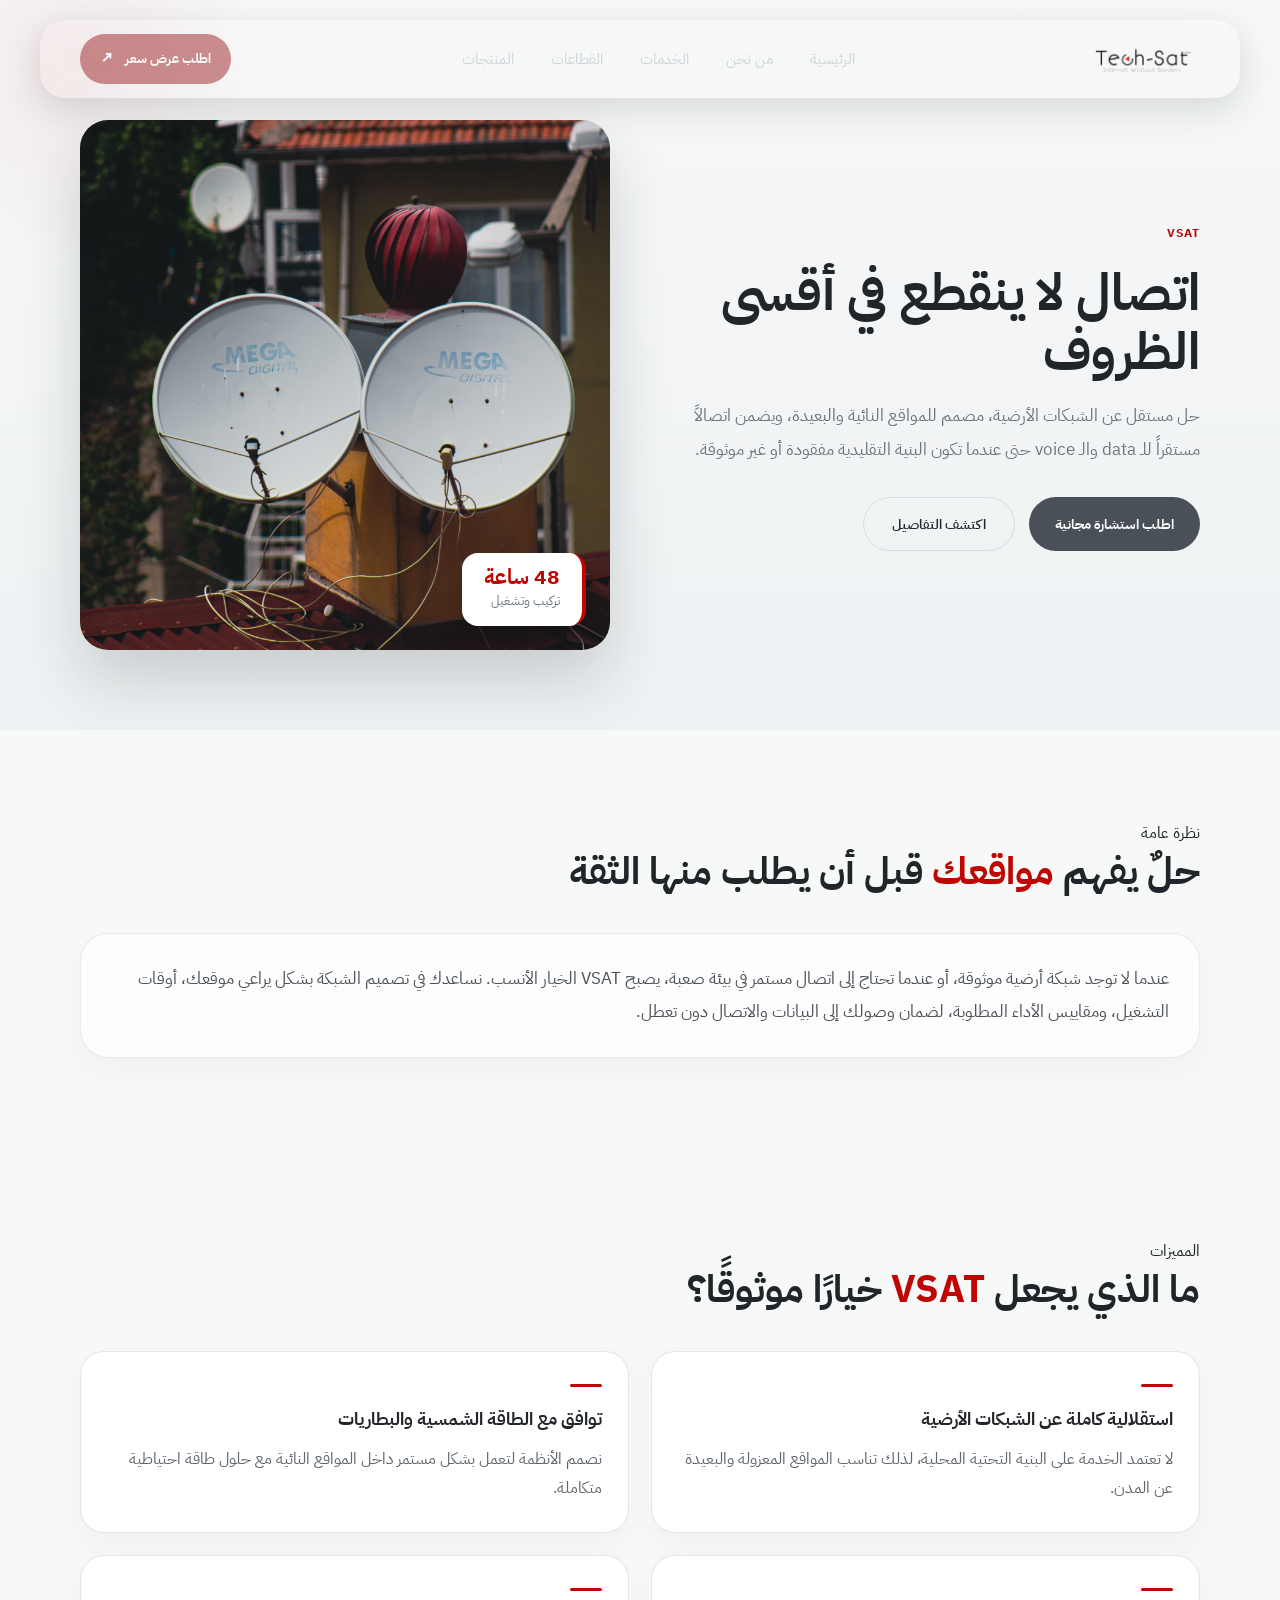
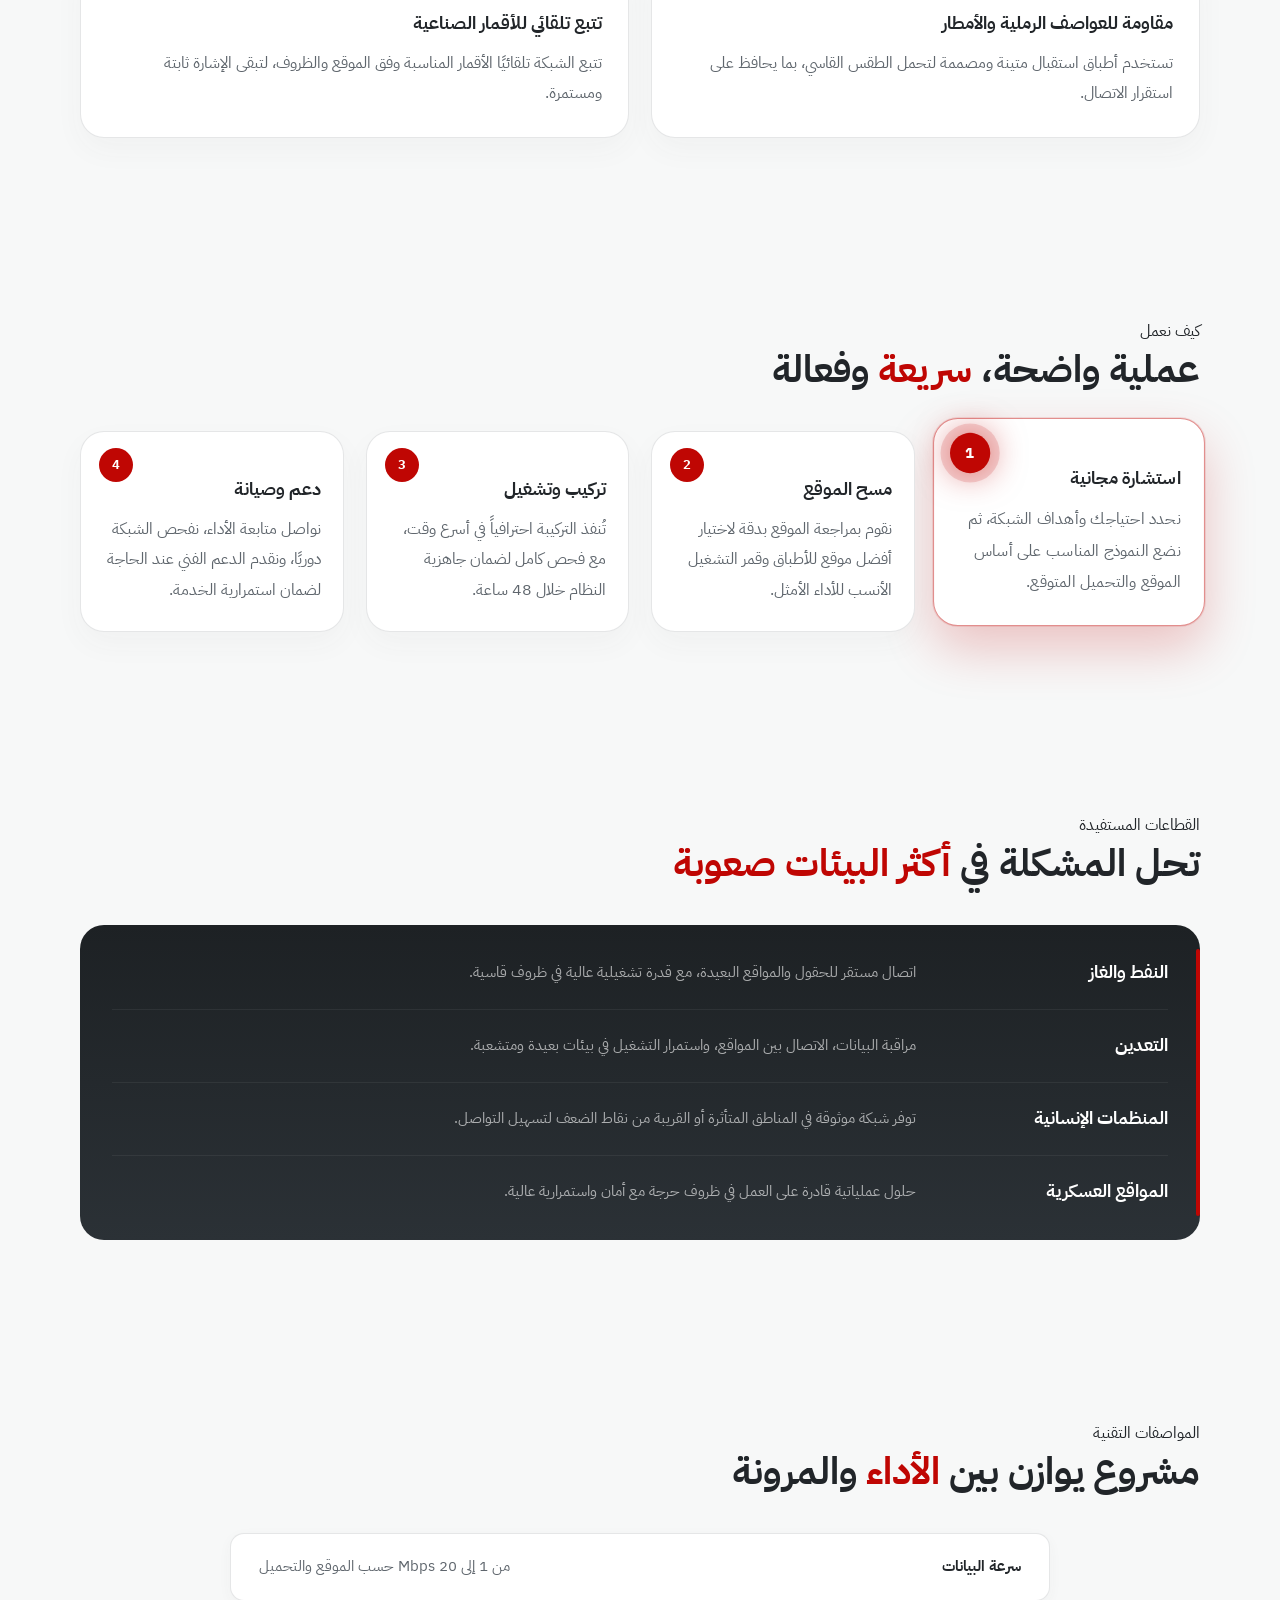
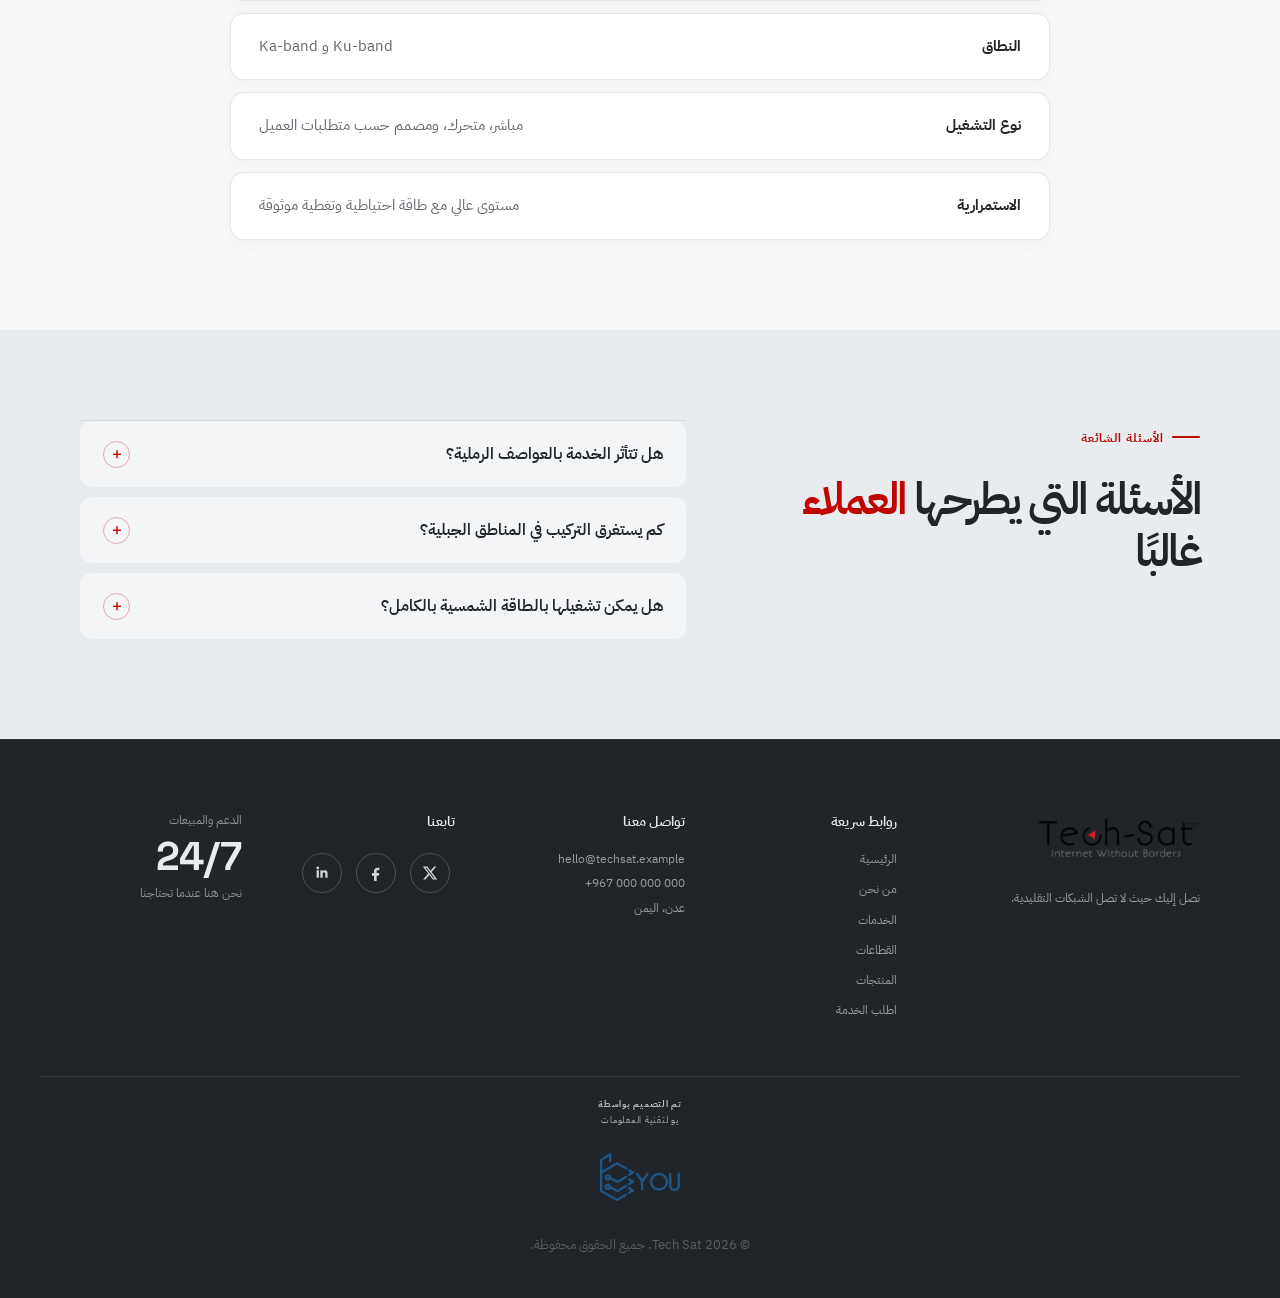
<file: services/vsat.html>
<!DOCTYPE html>
<html lang="ar" dir="rtl">

<head>
  <meta charset="UTF-8" />
  <meta name="viewport" content="width=device-width, initial-scale=1.0" />

  <meta
    name="description"
    content="VSAT — اتصال لا ينقطع في أقسى الظروف. حلول اتصالات أقمارية مستقلة عن البنية التحتية الأرضية."
  />

  <title>VSAT | Tech Sat</title>

  <!-- Global Styles -->
  <link rel="stylesheet" href="../tech-sat.css" />

  <!-- Shared Components -->
  <link rel="stylesheet" href="../header.css" />
  <link rel="stylesheet" href="../footer.css" />

  <!-- Service Page Styles -->
  <link rel="stylesheet" href="service-page.css" />
  <link rel="stylesheet" href="service-responsive.css" />
</head>

<body class="service-page">

  <!-- ============================================================
       HEADER
       ============================================================ -->

  <header class="site-header" id="site-header">

    <nav class="navbar container" aria-label="التنقل الرئيسي">

      <a class="brand" href="../index.html" aria-label="Tech Sat - الرئيسية">
                <img src="../images/logo.png" alt="Tech Sat Logo" class="header-logo-img">
            </a>


      <!-- Mobile Menu Toggle -->
      <button
        class="menu-toggle"
        type="button"
        aria-label="فتح القائمة"
        aria-expanded="false"
        aria-controls="main-menu"
      >
        <span></span>
        <span></span>
        <span></span>
      </button>

      <!-- Navigation -->
      <ul class="nav-links" id="main-menu">

        <!-- الرئيسية -->
        <li>
          <a
            class="nav-link"
            href="../index.html"
          >
            الرئيسية
          </a>
        </li>

        <!-- من نحن -->
        <li>
          <a
            class="nav-link"
            href="../index.html#about"
          >
            من نحن
          </a>
        </li>

        <!-- الخدمات -->
        <li class="nav-dropdown">

          <button
            class="nav-link dropdown-toggle"
            type="button"
          >
            الخدمات
          </button>

          <div class="dropdown-menu">

            <a href="vsat.html">
              <div>
                <strong>VSAT</strong>
              </div>
            </a>

            <a href="broadband.html">
              <div>
                <strong>النطاق العريض</strong>
              </div>
            </a>

            <a href="voice-data.html">
              <div>
                <strong>الصوت والبيانات</strong>
              </div>
            </a>

            <a href="integration.html">
              <div>
                <strong>تكامل الأنظمة</strong>
              </div>
            </a>

          </div>
        </li>

        <!-- القطاعات -->
        <li class="nav-dropdown">

          <button
            class="nav-link dropdown-toggle"
            type="button"
          >
            القطاعات
          </button>

          <div class="dropdown-menu">

            <a href="../industry/energy.html">
              <div>
                <strong>الطاقة</strong>
              </div>
            </a>

            <a href="../industry/government.html">
              <div>
                <strong>الحكومة</strong>
              </div>
            </a>

            <a href="../industry/corporate.html">
              <div>
                <strong>الشركات</strong>
              </div>
            </a>

          </div>
        </li>

        <!-- المنتجات -->
        <li class="nav-dropdown">

          <button
            class="nav-link dropdown-toggle"
            type="button"
          >
            المنتجات
          </button>

          <div class="dropdown-menu">

            <a href="../Products/PR1.html">
              <div>
                <strong>Comtech CDM-625A</strong>
              </div>
            </a>

            <a href="../Products/PR2.html">
              <div>
                <strong>iDirect iQ 200</strong>
              </div>
            </a>

            <a href="../Products/PR3.html">
              <div>
                <strong>Newtec MDM2510</strong>
              </div>
            </a>

          </div>
        </li>

      </ul>

      <!-- Header Actions -->
      <div class="nav-actions">

        

        <a
          class="header-cta"
          href="../request-service/request-service.html"
        >
          اطلب عرض سعر
          <span aria-hidden="true">↗</span>
        </a>

      </div>

    </nav>
  </header>


  <!-- ============================================================
       MAIN CONTENT
       ============================================================ -->

  <main>

    <!-- ==========================================================
         SERVICE HERO
         ========================================================== -->

    <section class="service-hero">

      <div class="container">

        <div class="service-hero-grid">

          <div class="service-hero-content reveal">

            <span class="eyebrow">
              VSAT
            </span>

            <h1>
              اتصال لا ينقطع في أقسى الظروف
            </h1>

            <p>
              حل مستقل عن الشبكات الأرضية، مصمم للمواقع النائية والبعيدة، ويضمن اتصالاً مستقراً
              للـ data والـ voice حتى عندما تكون البنية التقليدية مفقودة أو غير موثوقة.
            </p>

            <div class="service-hero-actions">

              <a
                class="button button-primary"
                href="../request-service/request-service.html"
              >
                اطلب استشارة مجانية
              </a>

              <a
                class="button button-outline"
                href="#overview"
              >
                اكتشف التفاصيل
              </a>

            </div>

          </div>


          <div class="service-hero-visual reveal">

            <img
              src="services-images/vsat.jpg"
              alt="اتصال VSAT"
            />

            <div class="hero-badge">
              <strong>48 ساعة</strong>
              <span>تركيب وتشغيل</span>
            </div>

          </div>

        </div>

      </div>
    </section>


    <!-- ==========================================================
         OVERVIEW
         ========================================================== -->

    <section
      class="content-section"
      id="overview"
    >

      <div class="container">

        <div class="section-head reveal">

          <div>

            <div class="eyebrow dark">
              <span class="eyebrow-line"></span>
              نظرة عامة
            </div>

            <h2>
              حلٌ يفهم
              <em>مواقعك</em>
              قبل أن يطلب منها الثقة
            </h2>

          </div>

        </div>

        <div class="overview-box reveal">

          <p>
            عندما لا توجد شبكة أرضية موثوقة، أو عندما تحتاج إلى اتصال مستمر في بيئة صعبة، يصبح VSAT
            الخيار الأنسب. نساعدك في تصميم الشبكة بشكل يراعي موقعك، أوقات التشغيل، ومقاييس الأداء المطلوبة،
            لضمان وصولك إلى البيانات والاتصال دون تعطل.
          </p>

        </div>

      </div>
    </section>


    <!-- ==========================================================
         FEATURES
         ========================================================== -->

    <section class="content-section">

      <div class="container">

        <div class="section-head reveal">

          <div>

            <div class="eyebrow dark">
              <span class="eyebrow-line"></span>
              المميزات
            </div>

            <h2>
              ما الذي يجعل
              <em>VSAT</em>
              خيارًا موثوقًا؟
            </h2>

          </div>

        </div>

        <div class="feature-grid">

          <article class="feature-card reveal">

            <h3>
              استقلالية كاملة عن الشبكات الأرضية
            </h3>

            <p>
              لا تعتمد الخدمة على البنية التحتية المحلية، لذلك تناسب المواقع المعزولة والبعيدة عن المدن.
            </p>

          </article>

          <article class="feature-card reveal">

            <h3>
              توافق مع الطاقة الشمسية والبطاريات
            </h3>

            <p>
              نصمم الأنظمة لتعمل بشكل مستمر داخل المواقع النائية مع حلول طاقة احتياطية متكاملة.
            </p>

          </article>

          <article class="feature-card reveal">

            <h3>
              مقاومة للعواصف الرملية والأمطار
            </h3>

            <p>
              تستخدم أطباق استقبال متينة ومصممة لتحمل الطقس القاسي، بما يحافظ على استقرار الاتصال.
            </p>

          </article>

          <article class="feature-card reveal">

            <h3>
              تتبع تلقائي للأقمار الصناعية
            </h3>

            <p>
              تتبع الشبكة تلقائيًا الأقمار المناسبة وفق الموقع والظروف، لتبقى الإشارة ثابتة ومستمرة.
            </p>

          </article>

        </div>

      </div>
    </section>


    <!-- ==========================================================
         HOW WE WORK
         ========================================================== -->

    <section class="content-section">

      <div class="container">

        <div class="section-head reveal">

          <div>

            <div class="eyebrow dark">
              <span class="eyebrow-line"></span>
              كيف نعمل
            </div>

            <h2>
              عملية واضحة،
              <em>سريعة</em>
              وفعالة
            </h2>

          </div>

        </div>

        <div class="step-grid">

          <div class="step-item reveal">

            <div class="step-number">
              1
            </div>

            <h3>
              استشارة مجانية
            </h3>

            <p>
              نحدد احتياجك وأهداف الشبكة، ثم نضع النموذج المناسب على أساس الموقع والتحميل المتوقع.
            </p>

          </div>

          <div class="step-item reveal">

            <div class="step-number">
              2
            </div>

            <h3>
              مسح الموقع
            </h3>

            <p>
              نقوم بمراجعة الموقع بدقة لاختيار أفضل موقع للأطباق وقمر التشغيل الأنسب للأداء الأمثل.
            </p>

          </div>

          <div class="step-item reveal">

            <div class="step-number">
              3
            </div>

            <h3>
              تركيب وتشغيل
            </h3>

            <p>
              تُنفذ التركيبة احترافياً في أسرع وقت، مع فحص كامل لضمان جاهزية النظام خلال 48 ساعة.
            </p>

          </div>

          <div class="step-item reveal">

            <div class="step-number">
              4
            </div>

            <h3>
              دعم وصيانة
            </h3>

            <p>
              نواصل متابعة الأداء، نفحص الشبكة دوريًا، ونقدم الدعم الفني عند الحاجة لضمان استمرارية الخدمة.
            </p>

          </div>

        </div>

      </div>
    </section>


    <!-- ==========================================================
         TARGET SECTORS
         ========================================================== -->

    <section class="content-section">

      <div class="container">

        <div class="section-head reveal">

          <div>

            <div class="eyebrow dark">
              <span class="eyebrow-line"></span>
              القطاعات المستفيدة
            </div>

            <h2>
              تحل المشكلة في
              <em>أكثر البيئات صعوبة</em>
            </h2>

          </div>

        </div>

        <div class="case-grid">

          <article class="case-card reveal">

            <h3>
              النفط والغاز
            </h3>

            <p>
              اتصال مستقر للحقول والمواقع البعيدة، مع قدرة تشغيلية عالية في ظروف قاسية.
            </p>

          </article>

          <article class="case-card reveal">

            <h3>
              التعدين
            </h3>

            <p>
              مراقبة البيانات، الاتصال بين المواقع، واستمرار التشغيل في بيئات بعيدة ومتشعبة.
            </p>

          </article>

          <article class="case-card reveal">

            <h3>
              المنظمات الإنسانية
            </h3>

            <p>
              توفر شبكة موثوقة في المناطق المتأثرة أو القريبة من نقاط الضعف لتسهيل التواصل.
            </p>

          </article>

          <article class="case-card reveal">

            <h3>
              المواقع العسكرية
            </h3>

            <p>
              حلول عملياتية قادرة على العمل في ظروف حرجة مع أمان واستمرارية عالية.
            </p>

          </article>

        </div>

      </div>
    </section>


    <!-- ==========================================================
         TECHNICAL SPECIFICATIONS
         ========================================================== -->

    <section class="content-section">

      <div class="container">

        <div class="section-head reveal">

          <div>

            <div class="eyebrow dark">
              <span class="eyebrow-line"></span>
              المواصفات التقنية
            </div>

            <h2>
              مشروع يوازن بين
              <em>الأداء</em>
              والمرونة
            </h2>

          </div>

        </div>

        <table
          class="service-specs reveal"
          aria-label="مواصفات خدمة VSAT"
        >

          <tbody>

            <tr>
              <th>سرعة البيانات</th>
              <td>من 1 إلى 20 Mbps حسب الموقع والتحميل</td>
            </tr>

            <tr>
              <th>النطاق</th>
              <td>Ku-band و Ka-band</td>
            </tr>

            <tr>
              <th>نوع التشغيل</th>
              <td>مباشر، متحرك، ومصمم حسب متطلبات العميل</td>
            </tr>

            <tr>
              <th>الاستمرارية</th>
              <td>مستوى عالي مع طاقة احتياطية وتغطية موثوقة</td>
            </tr>

          </tbody>

        </table>

      </div>
    </section>


    <!-- ==========================================================
         FAQ
         ========================================================== -->

    <section class="content-section faq-section">

      <div class="container faq-layout">

        <!-- FAQ Introduction -->
        <div class="faq-intro reveal">

          <div class="eyebrow dark">
            <span class="eyebrow-line"></span>
            الأسئلة الشائعة
          </div>

          <h2>
            الأسئلة التي يطرحها
            <em>العملاء</em>
            غالبًا
          </h2>

        </div>


        <!-- FAQ List -->
        <div class="faq-list reveal">

          <details>

            <summary>
              هل تتأثر الخدمة بالعواصف الرملية؟
              <span>+</span>
            </summary>

            <p>
              نستخدم أطباق مقاومة وظروف الطقس، وتتم معايرة النظام وفق متطلبات الموقع لضمان أفضل أداء ممكن في العواصف
              الرملية والأمطار.
            </p>

          </details>

          <details>

            <summary>
              كم يستغرق التركيب في المناطق الجبلية؟
              <span>+</span>
            </summary>

            <p>
              يعتمد الزمن على طبيعة الموقع والتجهيزات المطلوبة، إلا أن معظم المشاريع تُنجز خلال 48 إلى 72 ساعة من
              التفعيل الأولي.
            </p>

          </details>

          <details>

            <summary>
              هل يمكن تشغيلها بالطاقة الشمسية بالكامل؟
              <span>+</span>
            </summary>

            <p>
              نعم، يمكن تصميم النظام ليعمل مع أنظمة الطاقة الشمسية والبطاريات الاحتياطية لتوفير استمرارية دون الاعتماد
              على الشبكة الأرضية.
            </p>

          </details>

        </div>

      </div>
    </section>

  </main>


 <!--FOOTER-->
    <footer class="site-footer">

        <div class="container footer-grid">

                  <div class="footer-brand">

    <a class="brand" href="../index.html">
        <img src="../images/logo.png" alt="Tech-Sat Logo" class="footer-logo-img">
    </a>

    <p>
        نصل إليك حيث لا تصل الشبكات التقليدية.
    </p>

</div>

            <div>
                <h3>روابط سريعة</h3>

                <ul>
                    <li>
                        <a href="../index.html#hero">الرئيسية</a>
                    </li>
                    <li>
                        <a href="../index.html#about">من نحن</a>
                    </li>
                    <li>
                        <a href="../index.html#services">الخدمات</a>
                    </li>
                    <li>
                        <a href="../index.html#industries">القطاعات</a>
                    </li>
                    <li>
                        <a href="../Products/PR3.html">المنتجات</a>
                    </li>
                    <li>
                        <a href="../request-service/request-service.html">اطلب الخدمة</a>
                    </li>
                </ul>
            </div>

            <div>
                <h3>تواصل معنا</h3>

                <p>hello@techsat.example</p>

                <p dir="ltr">
                    +967 000 000 000
                </p>

                <p>
                   عدن، اليمن
                </p>
            </div>

             <!-- Social Media -->
                <div class="soical-icons">

                    <h3>
                        تابعنا
                    </h3>

                    <div class="social-icons">
                            <a href="https://www.x.com" class="social-icon">
                                <svg viewBox="0 0 24 24" aria-hidden="true">
                                     <path d="M18.244 2.25h3.308l-7.227 8.26 8.502 11.24h-6.657l-5.214-6.817-5.964 6.817H1.684l7.73-8.835L1.254 2.25H8.08l4.713 6.231L18.244 2.25Zm-1.161 17.52h1.833L7.084 4.126H5.117L17.083 19.77Z"/>
                                 </svg>
                            </a>
                            <a href="https://www.facebook.com/profile.php?id=100064730084237" class="social-icon">
                                <svg viewBox="0 0 24 24" aria-hidden="true">
                                    <path d="M14 8h3V4h-3c-2.8 0-5 2.2-5 5v3H6v4h3v8h4v-8h3.2l.8-4H13V9c0-.6.4-1 1-1Z"/>
                                 </svg>
                            
                            </a>

                        
                            <a href="https://www.linkedin.com" class="social-icon" target="_blank" rel="noopener noreferrer" aria-label="LinkedIn">
                                <svg viewBox="0 0 640 640" aria-hidden="true">
                                    <path d="M196.3 512L103.4 512L103.4 212.9L196.3 212.9L196.3 512zM149.8 172.1C120.1 172.1 96 147.5 96 117.8C96 103.5 101.7 89.9 111.8 79.8C121.9 69.7 135.6 64 149.8 64C164 64 177.7 69.7 187.8 79.8C197.9 89.9 203.6 103.6 203.6 117.8C203.6 147.5 179.5 172.1 149.8 172.1zM543.9 512L451.2 512L451.2 366.4C451.2 331.7 450.5 287.2 402.9 287.2C354.6 287.2 347.2 324.9 347.2 363.9L347.2 512L254.4 512L254.4 212.9L343.5 212.9L343.5 253.7L344.8 253.7C357.2 230.2 387.5 205.4 432.7 205.4C526.7 205.4 544 267.3 544 347.7L544 512L543.9 512z"/>
                                </svg>
                            </a>
                    </div>
                </div>

            <div class="footer-support">
                <span>الدعم والمبيعات</span>
                <strong>24/7</strong>
                <small>نحن هنا عندما تحتاجنا</small>
            </div>

        </div>

        <div class="container footer-bottom">
    <a href="https://www.facebook.com/youtechnology/" class="designed-by" target="_blank" rel="noopener noreferrer" aria-label="تم التصميم بواسطة يو لتقنية المعلومات">
        <span class="designed-title">تم التصميم بواسطة</span>
        <span class="company-name">يو لتقنية المعلومات</span>
        <img src="../images/you-logo.png" alt="يو لتقنية المعلومات" class="designer-logo">
    </a>

            <span class="copyright-text">
                © 2026 Tech Sat. جميع الحقوق محفوظة.
            </span>
        </div>

    </footer>


  <!-- ============================================================
       JAVASCRIPT
       ============================================================ -->

  <script src="../tech-sat.js"></script>
  <script src="service-page.js"></script>
  <script src="../header.js"></script>

</body>

</html>
</file>
<file: tech-sat.css>
@import url('https://fonts.googleapis.com/css2?family=IBM+Plex+Sans+Arabic:wght@400;500;600;700&family=Space+Grotesk:wght@500;600;700&display=swap');


:root {
  --ink: rgb(33, 37, 41);
  --deep: #343a40;
  --forest: #495057;
  --green: #BF0603;
  --mint: #e9ecef;
  --paper: #f8f9fa;
  --cream: #e9ecef;
  --cream-soft: #e9ecef;
  --white: #f8f9fa;
  --line: rgba(73, 80, 87, 0.12);
  --muted: rgb(107, 117, 125);
  --light: #ced4da;
  --shadow: 0 20px 60px rgba(73, 80, 87, 0.351);
  --soft: 0 8px 28px rgba(73, 80, 87, 0.08);
  --signal: #BF0603;
  --signal-dark: #8D0801;
  --signal-light: rgba(191, 6, 3, 0.08);
  --signal-glow: rgba(191, 6, 3, 0.15);
  --radius-s: 12px;
  --radius-md: 18px;
  --radius-lg: 28px;
  --radius-pill: 999px;
  --display: 'Space Grotesk', 'IBM Plex Sans Arabic', sans-serif;
  --body: 'IBM Plex Sans Arabic', sans-serif;

  --space-xs: clamp(0.25rem, 0.5vw, 0.5rem);
  --space-sm: clamp(0.5rem, 1vw, 1rem);
  --space-md: clamp(1rem, 2vw, 1.5rem);
  --space-lg: clamp(1.5rem, 3vw, 2.5rem);
  --space-xl: clamp(2.5rem, 5vw, 4rem);
  --space-2xl: clamp(4rem, 8vw, 7rem);
  --space-3xl: clamp(5rem, 10vw, 9rem);

  --ease-out: cubic-bezier(0.22, 1, 0.36, 1);
  --ease-in-out: cubic-bezier(0.65, 0, 0.35, 1);
  --duration-fast: 200ms;
  --duration-base: 400ms;
  --duration-slow: 800ms;

  --max-width: 1200px;
  --nav-height: 72px;

  --radius-sm: 6px;
  --radius-md: 12px;
  --radius-lg: 20px;
}

* {
  box-sizing: border-box;
  margin: 0;
  padding: 0;
}

html {
  scroll-behavior: smooth;
}

body {
  background: var(--paper);
  color: var(--ink);
  font-family: var(--body);
  line-height: 1.7;
  overflow-x: hidden;
}

a {
  color: inherit;
  text-decoration: none;
}

button,
a {
  -webkit-tap-highlight-color: transparent;
}

button {
  font: inherit;
}


.container {
  width: 100%;
  max-width: var(--max-width);
  margin: 0 auto;
  padding: 0 clamp(1.25rem, 4vw, 2.5rem);
}

.section {
  padding: var(--space-3xl) 0;
  position: relative;
}

.section--tinted {
  background-color: var(--paper-panel);
}

.section-header {
  margin-bottom: var(--space-2xl);
}

.section-header p {
  margin-top: var(--space-md);
}

.label {
  font-family: var(--display);
  font-size: 0.75rem;
  font-weight: 500;
  letter-spacing: 0.08em;
  text-transform: uppercase;
  color: var(--ink-light);
}

.label--signal {
  color: var(--signal);
}

.kicker {
  font-family: var(--display);
  font-size: 1.25rem;
  font-weight: 500;
  letter-spacing: 0.1em;
  text-transform: uppercase;
  color: var(--signal);
  margin-bottom: var(--space-md);
  display: flex;
  align-items: center;
  gap: 0.75rem;
}

/* SITE GRID */

.site-grid {
  position: fixed;
  inset: 0;
  z-index: -2;
  pointer-events: none;
  opacity: 0.22;
  background-image:
    linear-gradient(
      rgba(73, 80, 87, 0.05) 1px,
      transparent 1px
    ),
    linear-gradient(
      90deg,
      rgba(73, 80, 87, 0.05) 1px,
      transparent 1px
    );
  background-size: 58px 58px;
  mask-image: linear-gradient(
    to bottom,
    #000 0%,
    transparent 78%
  );
}

/* HEADER */



/* =========================
   FULL IMAGE HERO
========================= */

.hero {
    position: relative;
    width: 100%;
    min-height: 720px;
    display: flex;
    align-items: center;
    overflow: hidden;
    isolation: isolate;
}

/* Full hero image */
.hero-background {
    position: absolute;
    inset: 0;
    width: 100%;
    height: 100%;
    object-fit: cover;
    z-index: -2;
}

/* Dark layer over image */
.hero-overlay {
    position: absolute;
    inset: 0;

    background: rgba(33, 37, 41, 0.58);

    z-index: -1;
}

/* Content */
.hero-content {
    position: relative;
    z-index: 2;

    width: 100%;
    max-width: 1200px;

    margin: 0 auto;
    padding: 120px 24px 80px;
}

/* Text */
.hero-copy {
    width: 100%;
    max-width: 700px;

    margin-right: 0;
    margin-left: auto;

    text-align: right;

    color: var(--white);
}

.hero-copy h1 {
    color: var(--white);

    font-size: clamp(3rem, 7vw, 6rem);
    line-height: 1.05;

    margin: 16px 0 24px;
}

.hero-copy p {
    max-width: 600px;

    color: rgba(248, 249, 250, 0.9);

    font-size: 1.15rem;
    line-height: 1.9;
}

.hero-actions {
    display: flex;
    gap: 14px;
    margin-top: 32px;
}

.button {
  display: inline-flex;
  align-items: center;
  justify-content: center;
  gap: 24px;
  border-radius: var(--radius-pill);
  padding: 14px 26px;
  font-weight: 700;
  font-size: 0.9rem;
  transition:
    transform 0.25s,
    box-shadow 0.25s,
    background 0.25s;
}

.button:hover {
  transform: translateY(-3px);
  box-shadow: var(--soft);
}

.button-primary {
  background: var(--forest);
  color: var(--white);
}

.button-primary:hover {
  background: var(--green);
}

.button-light {
  background: var(--cream);
  color: var(--ink);
}

.text-link {
  display: inline-flex;
  gap: 10px;
  align-items: center;
  color: var(--green);
  font-size: 0.9rem;
  border-bottom: 1px solid rgba(155, 34, 38, 0.3);
  padding-bottom: 4px;
}

.text-link span {
  font-size: 1.05rem;
}

.dark-link {
  color: var(--forest);
  border-color: rgba(73, 80, 87, 0.3);
}

/* HERO VISUAL */

.hero-visual {
  width: min(440px, 100%);
  aspect-ratio: 1;
  justify-self: end;
  position: relative;
  display: grid;
  place-items: center;
}
.hero-image {
    width: 100%;
    max-width: 600px;
    height: auto;
    display: block;
    object-fit: cover;
}



.live-dot {
  width: 6px;
  height: 6px;
  display: inline-block;
  margin-left: 7px;
  background: var(--green);
  border-radius: 50%;
  box-shadow: 0 0 10px rgba(155, 34, 38, 0.5);
}

.hero-bottom {
  display: flex;
  justify-content: space-between;
  align-items: center;
  color: var(--muted);
  border-top: 1px solid var(--line);
  padding-top: 18px;
  font-size: 0.78rem;
}

.scroll-cue i {
  font-style: normal;
  color: var(--green);
  font-size: 1.2rem;
  margin-right: 8px;
}

/* TRUST BAR */

.trust-bar {
  background: var(--cream);
  color: var(--forest);
}

.trust-items {
  min-height: 82px;
  display: grid;
  grid-template-columns: repeat(4, 1fr);
  align-items: center;
  overflow: hidden;
}

.trust-track {
  width: max-content;
  min-height: 82px;
  display: flex;
  align-items: center;
  animation: trustMarquee 24s linear infinite;
}

.trust-track:hover,
.trust-track:focus-within {
  animation-play-state: paused;
}

.trust-item {
  flex: 0 0 clamp(190px, 25vw, 290px);
  display: flex;
  justify-content: center;
  align-items: center;
  gap: 12px;
  border-left: 1px solid rgba(73, 80, 87, 0.12);
  font-size: 0.86rem;
  font-weight: 600;
}

.trust-item:last-child {
  border-left: 0;
}

.trust-icon {
  display: grid;
  place-items: center;
  width: 27px;
  height: 27px;
  border: 1px solid var(--green);
  border-radius: 50%;
  color: var(--green);
}

/* SECTIONS */

.section-pad {
  padding: 110px 0;
}

.stats-section,
.why-section,
.faq-section {
  background: var(--paper);
}

.stats-layout {
  display: grid;
  grid-template-columns: 0.85fr 1.15fr;
  gap: 100px;
  align-items: center;
}

.section-intro h2,
.section-heading h2,
.why-copy h2,
.faq-layout h2 {
  margin: 18px 0;
  font: 600 clamp(2.1rem, 4vw, 3.8rem) / 1.16 var(--body);
  letter-spacing: -0.06em;
}
.section-intro em,
.section-heading em,
.why-copy em,
.faq-layout em{
  font-style: normal;
  color: var(--green);
}
.section-intro p,
.section-heading > p {
  max-width: 390px;
  color: var(--muted);
  font-size: 0.98rem;
}

.section-intro .text-link {
  margin-top: 26px;
}

/* STATS */

.stats-grid {
  display: grid;
  grid-template-columns: repeat(2, 1fr);
  gap: 14px;
}

.stat-card {
  min-height: 190px;
  padding: 28px;
  display: flex;
  flex-direction: column;
  justify-content: space-between;
  color: var(--forest);
  background: var(--white);
  border: 1px solid var(--line);
  border-radius: var(--radius-md);
  box-shadow: 0 6px 22px rgba(73, 80, 87, 0.04);
  transition:
    transform 0.3s,
    box-shadow 0.3s;
}

.stat-card:hover {
  transform: translateY(-6px);
  box-shadow: var(--shadow);
  transition:
    transform 0.60s,
    box-shadow 0.3s;
}

.stat-card strong {
  font: 700 3.4rem var(--display);
  letter-spacing: -0.08em;
}

.stat-card span {
  color: var(--muted);
  font-size: 0.86rem;
}

.stat-card i {
  align-self: flex-start;
  font-style: normal;
  color: var(--green);
}

.stat-accent {
  background: var(--cream);
}

.stat-dark {
  color: var(--white);
  background: var(--forest);
}

.stat-dark span,
.stat-dark i {
  color: rgba(255, 255, 255, 0.65);
}

.stat-card .counter {
  min-width: 2.8ch;
}

/* ABOUT */

.about-section {
  background: var(--white);
  border-top: 1px solid var(--line);
  border-bottom: 1px solid var(--line);
}

.about-layout {
  display: grid;
  grid-template-columns: 1fr 1fr;
  gap: 110px;
  align-items: center;
}

.about-copy {
  max-width: 560px;
}

.about-copy h2 {
  margin: 18px 0;
  font: 600 clamp(2.2rem, 4vw, 4rem) / 1.12 var(--body);
  letter-spacing: -0.07em;
}

.about-copy .eyebrow {
  font-size: 1.15rem;
  color: var(--ink);
}

.about-copy h2 em {
  color: var(--green);
  font-style: normal;
}

.about-copy p {
  max-width: 540px;
  color: var(--muted);
  font-size: 1rem;
  line-height: 2;
}

.about-copy .text-link {
  margin-top: 28px;
}

.about-card {
  min-height: 390px;
  padding: 30px;
  display: flex;
  flex-direction: column;
  justify-content: space-between;
  color: var(--white);
  background: var(--forest);
  border-radius: var(--radius-lg);
  position: relative;
  overflow: hidden;
}

.about-card::before {
  content: '';
  position: absolute;
  width: 360px;
  height: 360px;
  border: 1px solid rgba(233, 236, 239, 0.14);
  border-radius: 50%;
  top: 50%;
  left: 50%;
  transform: translate(-50%, -50%);
  box-shadow:
    0 0 0 52px rgba(233, 236, 239, 0.025),
    0 0 0 105px rgba(233, 236, 239, 0.025);
}

.about-card-top,
.about-card-bottom {
  display: flex;
  justify-content: space-between;
  align-items: center;
  position: relative;
  z-index: 1;
}

.about-card-label {
  color: rgba(255, 255, 255, 0.6);
  font-size: 0.78rem;
}

.about-card-mark {
  color: var(--cream);
  font: 700 1.25rem var(--display);
  letter-spacing: 0.04em;
}

.about-network {
  min-height: 210px;
  position: relative;
  display: grid;
  place-items: center;
  z-index: 1;
}

.about-network::before,
.about-network::after {
  content: '';
  position: absolute;
  border: 1px solid rgba(233, 236, 239, 0.28);
  border-radius: 50%;
}

.about-network::before {
  width: 175px;
  height: 175px;
}

.about-network::after {
  width: 95px;
  height: 95px;
}

.about-center {
  width: 60px;
  height: 60px;
  display: grid;
  place-items: center;
  border: 1px solid var(--cream);
  border-radius: 50%;
  color: var(--cream);
  font: 700 1.1rem var(--display);
  background: rgba(52, 58, 64, 0.3);
  z-index: 2;
}

.about-point {
  position: absolute;
  width: 10px;
  height: 10px;
  border-radius: 50%;
  background: var(--cream);
  box-shadow: 0 0 15px rgba(233, 236, 239, 0.5);
  z-index: 2;
}

.point-one {
  top: 10%;
  right: 23%;
}

.point-two {
  bottom: 17%;
  right: 10%;
}

.point-three {
  bottom: 9%;
  left: 23%;
}

.about-line {
  position: absolute;
  height: 1px;
  background: linear-gradient(
    90deg,
    transparent,
    var(--cream),
    transparent
  );
  opacity: 0.65;
  transform-origin: right center;
  z-index: 1;
}

.line-one {
  width: 150px;
  top: 31%;
  right: 29%;
  transform: rotate(32deg);
}

.line-two {
  width: 145px;
  bottom: 25%;
  right: 27%;
  transform: rotate(-28deg);
}

.about-card-bottom {
  align-items: end;
}

.about-card-bottom strong {
  font-size: 1.2rem;
}

.about-card-bottom span {
  color: rgba(255, 255, 255, 0.55);
  font-size: 0.75rem;
}

/* SERVICES */

.services-section {
  background: var(--cream-soft);
  position: relative;
  isolation: isolate;
  overflow: hidden;
}

.services-section::before {
  content: '';
  position: absolute;
  width: 620px;
  height: 620px;
  top: 8%;
  left: -260px;
  border-radius: 50%;
  background: radial-gradient(
    circle,
    rgba(233, 236, 239, 0.5),
    rgba(73, 80, 87, 0.04) 42%,
    transparent 70%
  );
  filter: blur(4px);
  animation: ambientDrift 12s ease-in-out infinite alternate;
  pointer-events: none;
}

.services-section > .container {
  position: relative;
  z-index: 1;
}

.section-heading {
  display: flex;
  justify-content: space-between;
  align-items: end;
  gap: 30px;
  margin-bottom: 50px;
}

.section-heading > p {
  margin-bottom: 24px;
}

.services-list {
  border-top: 1px solid var(--line);
}

.service-row {
  --pointer-x: 50%;
  --pointer-y: 50%;

  display: grid;
  grid-template-columns: 58px 66px 1fr;
  align-items: center;
  gap: 23px;
  padding: 26px 0;
  border-bottom: 1px solid var(--line);
  position: relative;
  overflow: hidden;
  background: transparent;
  cursor: pointer;
  text-decoration: none;
  color: inherit;
  transition:
    transform 0.35s ease,
    box-shadow 0.35s ease,
    padding 0.35s ease;
}

.service-row::before {
  content: '';
  position: absolute;
  inset: 10px auto 10px 0;
  width: 3px;
  border-radius: 3px;
  background: var(--green);
  transform: scaleY(0);
  transform-origin: center;
  transition: transform 0.35s ease;
  z-index: 1;
}

.service-row::after {
  content: '';
  position: absolute;
  width: 180px;
  height: 180px;
  left: var(--pointer-x);
  top: var(--pointer-y);
  transform: translate(-50%, -50%);
  border-radius: 50%;
  background: radial-gradient(
    circle,
    rgba(233, 236, 239, 0.5),
    transparent 68%
  );
  opacity: 0;
  pointer-events: none;
  transition: opacity 0.3s;
}

.service-row:hover {
  padding-inline: 0;
  background: transparent;
  transform: translateY(-5px);
  box-shadow: 0 12px 25px rgba(73, 80, 87, 0.08);
}

.service-row:hover::after {
  opacity: 1;
}

.service-row:hover::before {
  transform: scaleY(1);
}

.service-row > * {
  position: relative;
  z-index: 1;
}

.service-row:hover .service-icon {
  transform: scale(1.08);
  box-shadow: 0 8px 20px rgba(73, 80, 87, 0.18);
}

.service-number {
  color: var(--green);
  font: 600 0.8rem var(--display);
}

.service-icon {
  width: 52px;
  height: 52px;
  display: grid;
  place-items: center;
  color: var(--white);
  background: var(--forest);
  border-radius: var(--radius-s);
  font-size: 1.65rem;
  transition:
    transform 0.35s ease,
    box-shadow 0.35s ease,
    background 0.25s,
    color 0.25s;
}

.service-icon.icon-light {
  color: var(--forest);
  background: var(--cream);
}

.service-content h3 {
  font-size: 1.2rem;
  color: var(--ink);
}

.service-content h3 span {
  color: var(--muted);
  font-size: 0.95rem;
  font-weight: 400;
}

.service-content > p {
  margin: 4px 0 10px;
  color: var(--muted);
  font-size: 0.87rem;
}

.service-content ul {
  display: flex;
  flex-wrap: wrap;
  gap: 18px;
  list-style: none;
  color: var(--forest);
  font-size: 0.76rem;
}

.service-content li::before {
  content: '✓';
  color: var(--green);
  margin-left: 6px;
}

.services-cta {
  margin-top: 45px;
  padding: 35px 40px;
  display: flex;
  align-items: center;
  justify-content: space-between;
  gap: 25px;
  background: var(--forest);
  color: var(--white);
  border-radius: var(--radius-lg);
}

.services-cta h3 {
  margin: 8px 0 2px;
  font-size: 1.5rem;
}

.services-cta p {
  color: rgba(255, 255, 255, 0.62);
  font-size: 0.85rem;
}

/* INDUSTRIES */

.industries-section {
  color: var(--white);
  background: var(--forest);
  position: relative;
  overflow: hidden;
}

.industries-section::before {
  content: '';
  position: absolute;
  width: 600px;
  height: 600px;
  border: 1px solid rgba(233, 236, 239, 0.12);
  border-radius: 50%;
  top: -250px;
  left: -180px;
  box-shadow:
    0 0 0 70px rgba(233, 236, 239, 0.02),
    0 0 0 140px rgba(233, 236, 239, 0.02);
}

.light-heading {
  position: relative;
}

.light-heading h2 em {
  color: var(--cream);
}

.light-heading > p {
  color: rgba(255, 255, 255, 0.55);
}

.industry-grid {
  display: grid;
  grid-template-columns: repeat(3, 1fr);
  gap: 12px;
  position: relative;
}

.industry-card {
  min-height: 190px;
  padding: 25px;
  border: 1px solid rgba(233, 236, 239, 0.16);
  border-radius: var(--radius-md);
  display: flex;
  flex-direction: column;
  justify-content: end;
  position: relative;
  overflow: hidden;
  transition:
    transform 0.3s,
    background 0.3s,
    border 0.3s;
}

.industry-card:hover {
  transform: translateY(-7px);
  background: rgba(233, 236, 239, 0.1);
  border-color: var(--cream);
}

.industry-feature {
  grid-row: span 2;
  min-height: 392px;
  background: linear-gradient(
    145deg,
    var(--deep),
    rgba(73, 80, 87, 0.35)
  );
}

.industry-symbol {
  position: absolute;
  top: 24px;
  right: 25px;
  color: var(--cream);
  font-size: 2rem;
}

.industry-symbol svg {
    width: 32px;
    height: 32px;
    stroke: currentColor;
    display: inline-block;
    vertical-align: middle;
}

.industry-card i.arrow-icon {
    display: inline-flex;
    align-items: center;
    justify-content: center;
    font-style: normal;
}

.industry-card i.arrow-icon svg {
    width: 16px;
    height: 16px;
    stroke: currentColor;
    transition: transform 0.2s ease-in-out;
}


.industry-card:hover i.arrow-icon svg {
    transform: translate(-2px, -2px); 
}

.industry-card strong {
  font-size: 1.4rem;
}

.industry-card small {
  margin-top: 4px;
  color: rgba(255, 255, 255, 0.55);
  font-size: 0.76rem;
}

.industry-card i {
  position: absolute;
  left: 25px;
  bottom: 25px;
  font-style: normal;
  color: var(--cream);
}

/* WHY */

.why-section {
  background:
    radial-gradient(
      circle at 12% 48%,
      rgba(233, 236, 239, 0.3),
      transparent 27%
    ),
    var(--paper);
}

.why-section::before {
  border-color: rgba(73, 80, 87, 0.08);
  box-shadow: none;
}

.why-layout {
  display: grid;
  grid-template-columns: 0.85fr 1.15fr;
  align-items: center;
  gap: 100px;
}

.why-visual {
  aspect-ratio: 1;
  min-height: 420px;
  max-width: 420px;
  display: grid;
  place-items: center;
  position: relative;
  color: var(--cream);
  background: linear-gradient(
    145deg,
    var(--forest),
    var(--deep)
  );
  border-radius: var(--radius-lg);
  overflow: hidden;
  box-shadow: var(--shadow);
}

.why-visual::before,
.why-visual::after {
  content: '';
  position: absolute;
  border: 1px solid rgba(233, 236, 239, 0.2);
  border-radius: 50%;
}

.why-visual::before {
  width: 72%;
  height: 72%;
  animation: whyOrbit 9s linear infinite;
}

.why-visual::after {
  width: 48%;
  height: 48%;
  animation: whyOrbit 6s linear infinite reverse;
}

.why-visual span {
  z-index: 1;
  text-align: center;
  font: 600 2.5rem / 1 var(--display);
  letter-spacing: 0.1em;
}

.why-visual span b {
  color: var(--white);
  font-weight: 600;
}

.why-signal {
  position: absolute;
  width: 150%;
  height: 1px;
  background: var(--cream);
  opacity: 0.35;
  transform: rotate(-35deg);
  animation: signalSweep 5s infinite;
}

.why-copy h2 em {
  color: var(--green);
}

.why-eyebrow {
  display: inline-flex;
  align-items: center;
  gap: 10px;
  font-size: 1.2rem;
  font-weight: 700;
  letter-spacing: 0.05em;
  color: var(--ink);
  padding-bottom: 8px;
  border-bottom: 4px solid var(--green);
  margin-bottom: 14px;
}

.why-eyebrow .eyebrow-line {
  display: none;
}

.why-list {
  margin-top: 35px;
}

.why-list > div {
  display: flex;
  align-items: start;
  gap: 20px;
  padding: 16px 0;
  border-bottom: 1px solid var(--line);
}

.why-point {
  cursor: pointer;
  border-radius: var(--radius-s);
  padding-inline: 0;
  transition:
    background 0.25s,
    padding 0.25s,
    transform 0.25s;
}

.why-point:hover,
.why-point:focus-visible,
.why-point.is-selected {
  background: rgba(233, 236, 239, 0.3);
  padding-inline: 16px;
  transform: translateX(-5px);
  outline: none;
}



.why-point.is-selected p strong {
  color: var(--green);
}

/* ============================================================
   توهج الخيار النشط في "لماذا Tech Sat"
   ============================================================ */
.why-point.is-selected {
  background: rgba(191, 6, 3, 0.05);
  border-right: 3px solid var(--green);
  padding-inline: 16px;
  transform: translateX(-5px);
  transition: background 0.5s ease, border-color 0.5s ease, transform 0.4s ease;
}

.why-point.is-selected p strong {
  color: var(--green);
  transition: color 0.3s ease;
}



.why-list > div > b {
  color: var(--green);
  font: 0.8rem var(--display);
}

.why-list p {
  display: flex;
  flex-direction: column;
  gap: 3px;
}

.why-list strong {
  font-size: 0.95rem;
}

.why-list span {
  color: var(--muted);
  font-size: 0.78rem;
}

.why-display {
  transition:
    opacity 0.25s,
    transform 0.25s;
}

.why-display-caption {
  position: absolute;
  bottom: 70px;
  z-index: 1;
  color: rgba(233, 236, 239, 0.95);
  font-size: 1rem;
  font-weight: 500;
  letter-spacing: 0.03em;
  text-shadow: 0 1px 8px rgba(0, 0, 0, 0.4);
  transition:
    opacity 0.25s,
    transform 0.25s;
}

.why-orbit-node {
  position: absolute;
  width: 9px;
  height: 9px;
  border-radius: 50%;
  background: var(--cream);
  box-shadow: 0 0 18px rgba(233, 236, 239, 0.6);
  z-index: 2;
}

.why-orbit-node.node-one {
  top: 18%;
  right: 24%;
  animation: nodeFloat 4s ease-in-out infinite;
}

.why-orbit-node.node-two {
  bottom: 23%;
  left: 19%;
  animation: nodeFloat 4s ease-in-out 1.4s infinite;
}

/* FAQ */

.faq-section {
  background: var(--cream-soft);
}

.faq-layout {
  display: grid;
  grid-template-columns: 0.8fr 1.2fr;
  gap: 110px;
  align-items: start;
}

.faq-list {
  border-top: 1px solid var(--line);
}

.faq-list details {
  padding: 0;
  margin-bottom: 10px;
  border: 1px solid transparent;
  background: rgba(255, 255, 255, 0.5);
  border-radius: var(--radius-md);
  transition:
    border-color 0.25s,
    background 0.25s,
    box-shadow 0.25s;
}

.faq-list details:hover {
  border-color: rgba(73, 80, 87, 0.18);
  background: rgba(255, 255, 255, 0.75);
}

.faq-list details[open] {
  border-color: rgba(73, 80, 87, 0.25);
  background: var(--white);
  box-shadow: var(--soft);
}

.faq-list summary {
  min-height: 64px;
  padding: 18px 22px;
  list-style: none;
  display: flex;
  justify-content: space-between;
  align-items: center;
  cursor: pointer;
  font-weight: 600;
}

.faq-list summary::-webkit-details-marker {
  display: none;
}

.faq-list summary span {
  width: 27px;
  height: 27px;
  display: grid;
  place-items: center;
  border: 1px solid rgba(155, 34, 38, 0.3);
  border-radius: 50%;
  color: var(--green);
  font: 1.2rem var(--display);
  line-height: 1;
  transition: transform 0.25s;
}

.faq-list details[open] summary span {
  transform: rotate(45deg);
}

.faq-list details p {
  max-width: none;
  margin: 0 22px;
  padding: 0 0 20px 0;
  border-top: 1px solid var(--line);
  color: var(--muted);
  font-size: 0.88rem;
  line-height: 1.9;
}

.faq-list details p::before {
  content: '↳';
  margin-left: 9px;
  color: var(--green);
  font-family: var(--display);
}

.faq-list details[open] p {
  animation: faqReveal 0.35s ease both;
}

/* CTA & Contact Section */

.cta-section {
  background: var(--ink);
  color: var(--white);
  position: relative;
  overflow: hidden;
}

.cta-section .container {
  display: grid;
  grid-template-columns: 1fr 1fr;
  gap: var(--space-2xl);
  align-items: start;
}

.btn-primary {
  display: inline-flex;
  align-items: center;
  gap: 10px;
  padding: 13px 26px;
  background: rgba(155, 34, 38, 0.792);
  color: var(--white);
  font-weight: 700;
  font-size: 0.92rem;
  border-radius: var(--radius-pill);
  border: none;
  cursor: pointer;
  box-shadow: 0 4px 18px rgba(191, 6, 3, 0.35);
  transition: transform 0.25s, background 0.25s, box-shadow 0.25s;
}

.btn-primary:hover {
  transform: translateY(-2px);
  background: var(--green);
  box-shadow: 0 8px 25px var(--green);
}
.btn-secondary {
    display: inline-flex;
  align-items: center;
  gap: 10px;
  padding: 13px 26px;
  background: transparent;
  color: var(--white);
  font-weight: 700;
  font-size: 0.92rem;
  border-radius: var(--radius-pill);
  border: 1px solid var(--light);
  cursor: pointer;
 
  transition: transform 0.25s, background 0.25s, box-shadow 0.25s;
}

.btn-secondary:hover {
    background: rgba(255, 255, 255, 0.08);
}

.cta-content h2 {
  color: var(--white);
  margin-bottom: var(--space-md);
}

.cta-content p {
  color: rgba(255, 255, 255, 0.65);
  margin-bottom: var(--space-xl);
  max-width: 45ch;
}

.cta-content .kicker {
  color: var(--signal);
}

.cta-content .kicker::before {
  background: var(--signal);
}

/* Contact Form */
.contact-form {
  background: rgba(255, 255, 255, 0.05);
  border: 1px solid rgba(255, 255, 255, 0.1);
  border-radius: var(--radius-md);
  padding: var(--space-xl);
}
.form-grid {
  display: grid;
  grid-template-columns: 1fr 1fr;
  gap: var(--space-md);
}

.form-group {
  display: flex;
  flex-direction: column;
  gap: 0.4rem;
}
.form-group.full-width {
  grid-column: 1 / -1;
}

.form-group label {
  font-family: var(--body);
  font-size: 0.7rem;
  font-weight: 500;
  letter-spacing: 0.08em;
  text-transform: uppercase;
  color: rgba(255, 255, 255, 0.5);
}
.form-group input,
.form-group textarea,
.form-group select {
  width: 100%;
  padding: 0.75rem 1rem;
  background: rgba(255, 255, 255, 0.07);
  border: 1px solid rgba(255, 255, 255, 0.12);
  border-radius: var(--radius-sm);
  color: var(--white);
  font-size: 0.95rem;
  transition: all var(--duration-fast);
}

.form-group input::placeholder,
.form-group textarea::placeholder {
  color: rgba(255, 255, 255, 0.3);
}

.form-group input:focus,
.form-group textarea:focus,
.form-group select:focus {
  border-color: var(--signal);
  background: rgba(255, 255, 255, 0.1);
  box-shadow: 0 0 0 3px rgba(191, 6, 3, 0.15);
}

.form-group select {
  appearance: none;
  background-image: url("data:image/svg+xml,%3Csvg xmlns='http://www.w3.org/2000/svg' width='12' height='12' viewBox='0 0 12 12'%3E%3Cpath d='M3 5l3 3 3-3' stroke='%23ffffff' stroke-width='1.5' fill='none' stroke-linecap='round'/%3E%3C/svg%3E");
  background-repeat: no-repeat;
  background-position: right 1rem center;
  padding-right: 2.5rem;
}
[dir="rtl"] .form-group select {
  background-position: left 1rem center;
  padding-right: 1rem;
  padding-left: 2.5rem;
}

.form-group select option {
  background: var(--ink);
  color: var(--white);
}

.form-group textarea {
  resize: vertical;
  min-height: 100px;
}

.form-submit {
  margin-top: var(--space-md);
}

.form-submit .btn-primary {
  width: 100%;
  justify-content: center;
}


/* Hidden honeypot */
.form-honey {
  position: absolute;
  left: -9999px;
  opacity: 0;
  pointer-events: none;
}

/* CTA Background Decoration */
.cta-bg-decoration {
  position: absolute;
  top: -20%;
  right: -10%;
  width: 60%;
  height: 140%;
  opacity: 0.03;
  pointer-events: none;
}

[dir="rtl"] .cta-bg-decoration {
  right: auto;
  left: -10%;
}

/* FOOTER */


/* REVEAL */

.reveal {
  opacity: 0;
  transform: translateY(22px);
  transition:
    opacity 0.7s ease,
    transform 0.7s ease;
}

.reveal.visible {
  opacity: 1;
  transform: translateY(0);
}

.reveal-delay {
  transition-delay: 0.18s;
}

/* TOAST */

.site-toast {
  position: fixed;
  left: 28px;
  bottom: 28px;
  z-index: 30;
  max-width: 280px;
  padding: 12px 16px;
  color: var(--white);
  background: var(--forest);
  border-right: 3px solid var(--cream);
  font-size: 0.78rem;
  border-radius: var(--radius-s);
  box-shadow: var(--shadow);
  opacity: 0;
  transform: translateY(15px);
  pointer-events: none;
  transition:
    opacity 0.25s,
    transform 0.25s;
}

.site-toast.visible {
  opacity: 1;
  transform: translateY(0);
}

/* BACK TO TOP */

.back-to-top {
  position: fixed;
  left: 28px;
  bottom: 28px;
  z-index: 15;
  width: 42px;
  height: 42px;
  display: grid;
  place-items: center;
  border: 1px solid rgba(73, 80, 87, 0.25);
  border-radius: 50%;
  color: var(--white);
  background: var(--forest);
  font: 1.3rem var(--display);
  cursor: pointer;
  opacity: 0;
  transform: translateY(15px);
  pointer-events: none;
  transition:
    opacity 0.25s,
    transform 0.25s,
    background 0.25s;
}

.back-to-top.visible {
  opacity: 1;
  transform: translateY(0);
  pointer-events: auto;
}

.back-to-top:hover {
  background: var(--green);
}

/* DISABLED */

.is-disabled,
.is-disabled:hover {
  opacity: 0.48;
  cursor: not-allowed;
  transform: none;
  box-shadow: none;
  filter: grayscale(0.25);
}

/* FOCUS */

.button:focus-visible,
.text-link:focus-visible,
.header-cta:focus-visible,
.nav-link:focus-visible,
.language-switch:focus-visible,
.menu-toggle:focus-visible,
.industry-card:focus-visible,
.back-to-top:focus-visible,
summary:focus-visible {
  outline: 3px solid var(--green);
  outline-offset: 4px;
}

/* ANIMATIONS */

@keyframes radarPulse {
  0%,
  100% {
    transform: scale(0.97);
    opacity: 0.7;
  }

  50% {
    transform: scale(1.03);
    opacity: 1;
  }
}

@keyframes corePulse {
  0%,
  100% {
    transform: scale(0.92);
    opacity: 0.7;
  }

  50% {
    transform: scale(1.08);
    opacity: 0;
  }
}

@keyframes signalSweep {
  0% {
    transform: rotate(-35deg) translateX(-70%);
  }

  55%,
  100% {
    transform: rotate(-35deg) translateX(70%);
  }
}

@keyframes nodeSignal {
  from {
    transform: scale(1);
    box-shadow: 0 0 12px rgba(155, 34, 38, 0.2);
  }

  to {
    transform: scale(1.22);
    box-shadow: 0 0 30px rgba(155, 34, 38, 0.65);
  }
}

@keyframes ambientDrift {
  from {
    transform: translate3d(-20px, 0, 0) scale(0.9);
  }

  to {
    transform: translate3d(120px, 35px, 0) scale(1.14);
  }
}

@keyframes whyOrbit {
  from {
    transform: rotate(0deg);
  }

  to {
    transform: rotate(360deg);
  }
}

@keyframes nodeFloat {
  0%,
  100% {
    transform: translateY(0);
  }

  50% {
    transform: translateY(-12px);
  }
}

@keyframes faqReveal {
  from {
    opacity: 0;
    transform: translateY(-6px);
  }

  to {
    opacity: 1;
    transform: translateY(0);
  }
}

@keyframes trustMarquee {
  from {
    transform: translateX(0);
  }

  to {
    transform: translateX(50%);
  }
}

/* SCANNING STATE */

.hero-visual.is-scanning .radar-ring {
  animation-duration: 1.4s;
  border-color: rgba(155, 34, 38, 0.5);
}

.hero-visual.is-scanning .signal-node {
  animation: nodeSignal 1.1s ease-in-out infinite alternate;
}

.hero-visual.is-scanning .satellite-core {
  background: var(--forest);
  color: var(--white);
  box-shadow: 0 18px 50px rgba(73, 80, 87, 0.3);
}

.satellite-core small {
  display: block;
  position: absolute;
  bottom: 22px;
  color: var(--green);
  font: 500 0.58rem var(--body);
  opacity: 0;
  transform: translateY(5px);
  transition:
    opacity 0.25s,
    transform 0.25s;
}

.satellite-core:hover,
.satellite-core:focus-visible {
  transform: scale(1.06);
  box-shadow: 0 18px 44px rgba(155, 34, 38, 0.22);
}

.satellite-core:hover small,
.satellite-core:focus-visible small {
  opacity: 1;
  transform: translateY(0);
}
</file>
<file: header.css>
.site-header {
 position: fixed;
    top: 20px;
    right: 0;
    left: 0;
    z-index: 1000;

    width: min(1200px, calc(100% - 40px));
    margin: 0 auto;

    
    border: 0x solid rgba(73, 80, 87, 0.12);
    border-radius:25px;

    box-shadow: 0 10px 35px rgba(33, 37, 41, 0.15);

    backdrop-filter: blur(12px);
    -webkit-backdrop-filter: blur(12px);

    transition:
        top 0.60s ease,
        width 0.60s ease,
        background 0.60s ease,
        box-shadow 0.6s ease;
}

.site-header.scrolled {
  top: 12px;

    background: var(--ink);

    box-shadow: 0 12px 40px rgba(33, 37, 41, 0.2);
}

.header-logo-img {
    height: 38px;
    width: auto;
    display: block;
    padding: 4px 8px;
    border-radius: 8px;

    transition:
        background 0.4s ease,
        filter 0.4s ease;
}

.site-header.scrolled .header-logo-img {
    filter: drop-shadow(
        0 0px 6px
        rgb(255, 255, 255)
    );
}


.navbar {
  min-height: 78px;
  display: flex;
  align-items: center;
  gap: 34px;
}

.brand {
  display: inline-flex;
  align-items: center;
  gap: 11px;
  direction: ltr;
  white-space: nowrap;
}

.brand-mark {
  width: 38px;
  height: 38px;
  border: 1px solid rgba(73, 80, 87, 0.35);
  border-radius: 50%;
  display: grid;
  place-items: center;
  position: relative;
}

.brand-mark::before,
.brand-mark::after {
  content: '';
  position: absolute;
  border: 1px solid var(--forest);
  border-radius: 50%;
}

.brand-mark::before {
  inset: 5px;
}

.brand-mark::after {
  inset: 11px;
}

.brand-mark span {
  width: 5px;
  height: 5px;
  border-radius: 50%;
  background: var(--green);
  z-index: 1;
}

.brand-mark span:not(:first-child) {
  display: none;
}

.brand-name {
  font: 700 1.34rem var(--display);
  letter-spacing: -0.04em;
  color: var(--cream);
}

.brand-name b {
  color: var(--green);
}
.brand-name-h {
  font: 700 1.34rem var(--display);
  letter-spacing: -0.04em;
  color: var(--ink);
}
.brand-name-h b {
  color: var(--green);
}

.nav-links {
  list-style: none;
  display: flex;
  align-items: center;
  gap: 5px;
  margin-inline: auto;
}



.nav-link {
  display: block;
  padding: 9px 16px;
  color: var(--light);
  background:0;
  font-size: 0.91rem;
  transition:  
  background 0.25s;
  border-radius: var(--radius-pill);
  margin-inline:0.25s,
  color 0.25s;

    
}
.site-header.scrolled .nav-link{
  color: var(--light);
}


.nav-link:hover,
.nav-link.active {
  color: var(--light);
  background: rgba(73, 80, 87, 0.08);
}

/* Sectors nav dropdown */
.nav-item.has-dropdown {
  position: relative;
}
 
.nav-link-row {
  display: flex;
  align-items: center;
}
 
.nav-caret-btn {
  display: inline-flex;
  align-items: center;
  justify-content: center;
  width: 24px;
  height: 24px;
  padding: 0;
  margin-inline-start: -6px;
  border: 0;
  background: transparent;
  color: inherit;
  cursor: pointer;
}
 
.nav-caret {
  display: inline-block;
  font-size: 0.7rem;
  line-height: 1;
  transition: transform 0.25s ease;
}
 
.nav-item.has-dropdown:hover .nav-caret,
.nav-item.has-dropdown.is-open .nav-caret {
  transform: rotate(180deg);
}
 
/*.nav-dropdown {
  position: absolute;
  top: calc(100% + 10px);
  right: 0;
  min-width: 170px;
  margin: 0;
  list-style: none;
  background: var(--deep);
  border: 1px solid rgba(255, 255, 255, 0.1);
  border-radius: var(--radius-s);
  box-shadow: var(--shadow);
  padding: 8px;
  opacity: 0;
  visibility: hidden;
  transform: translateY(-8px);
  transition: opacity 0.2s ease, transform 0.2s ease, visibility 0.2s;
  z-index: 60;
}
 */
.nav-item.has-dropdown:hover .nav-dropdown,
.nav-item.has-dropdown.is-open .nav-dropdown {
  opacity: 1;
  visibility: visible;
  transform: translateY(0);
}
 
.nav-dropdown li + li {
  margin-top: 2px;
}
 
.nav-dropdown a {
  display: block;
  padding: 9px 14px;
  border-radius: var(--radius-s);
  color: var(--light);
  font-size: 0.88rem;
  transition: background 0.2s ease, color 0.2s ease;
}
 
.nav-dropdown a:hover,
.nav-dropdown a:focus-visible {
  background: var(--signal-light);
  color: var(--white);
}
 
@media (max-width: 820px) {
  .nav-dropdown {
        position: relative;
        display: block;
        width: 100%;
    }
 
  .nav-item.has-dropdown.is-open .nav-dropdown {
    max-height: 220px;
    padding: 4px 0 4px 14px;
  }
 
  .nav-link-row {
    justify-content: space-between;
  }
 
  .nav-caret-btn {
    width: 40px;
    height: 40px;
  }
}

.nav-actions {
  display: flex;
  align-items: center;
  gap: 16px;
}

.language-switch {
  color: var(--muted);
  background: transparent;
  border: 0;
  cursor: pointer;
  font-size: 0.78rem;
  letter-spacing: 0.06em;
}

.language-switch span {
  color: var(--green);
  margin: 0 3px;
}

.header-cta {
  padding: 11px 20px;
  color: var(--white);
  background: rgba(155, 34, 38, 0.5);
  font-size: 0.83rem;
  font-weight: 700;
  border-radius: var(--radius-pill);
  transition:
    transform 0.25s,
    background 0.25s,
    box-shadow 0.25s;
}

.header-cta:hover {
  transform: translateY(-2px);
  background: var(--green);
  box-shadow: var(--soft);
}

.header-cta span {
  margin-right: 8px;
  font-size: 1rem;
}

.menu-toggle {
  display: none;
  border: 0;
  background: transparent;
  color: var(--ink);
  cursor: pointer;
}

.menu-toggle span {
  width: 25px;
  height: 2px;
  display: block;
  background: currentColor;
  margin: 5px;
  border-radius: 2px;
  transition: transform 0.25s;
}

/* =========================
   PRODUCTS DROPDOWN
========================= */

.nav-dropdown {
    position: relative;
}

.dropdown-toggle {
    border: 0;
    cursor: pointer;
    font-family: inherit;
}

/*.dropdown-arrow {
    display: inline-block;
    margin-right: 5px;

    font-size: 0.8rem;

    transition: transform 0.25s ease;
}*/


/* Dropdown */

.dropdown-menu {
    position: absolute;
    top: calc(100% + 12px);
    right: 0;

    width: 200px;
    padding: 10px;

    /* Visible glass background */
    background: var(--ink);

    /* Strong blur */
    /*backdrop-filter: blur(30px) saturate(150%);
    -webkit-backdrop-filter: blur(30px) saturate(150%);*/

    border: 0px solid rgba(255, 255, 255, 0.5);
    border-radius: 18px;

    box-shadow:
        0 20px 50px rgba(33, 37, 41, 0.2);

    opacity: 0;
    visibility: hidden;

    transform: translateY(-10px);

    transition:
        opacity 0.25s ease,
        visibility 0.25s ease,
        transform 0.25s ease;

    z-index: 2000;
}

/*.site-header.scrolled .dropdown-menu{
    background: var(--ink);
}
*/

/* Show dropdown */

.nav-dropdown:hover .dropdown-menu {
    opacity: 1;
    visibility: visible;
    transform: translateY(0);
}

.nav-dropdown:hover .dropdown-arrow {
    transform: rotate(180deg);
}


/* Dropdown items */

.dropdown-menu a {
    display: flex;
    align-items: center;

    gap: 14px;

    padding: 14px;
    

    border-radius: var(--radius-s);

    transition:
        background 0.2s ease,
        transform 0.2s ease;
}

.dropdown-menu a:hover {
    background: var(--ink);
    transform: translateX(-3px);
}


/* Product number */

.dropdown-menu a > span {
    display: flex;
    align-items: center;
    justify-content: center;

    width: 38px;
    height: 38px;

    flex-shrink: 0;

    color: var(--green);

    background: rgba(191, 6, 3, 0.08);

    border-radius: 10px;

    font: 700 0.75rem var(--display);
}


/* Product text */

.dropdown-menu a div {
    display: flex;
    flex-direction: column;
    gap: 2px;
}

.dropdown-menu strong {
    color: var(--cream);

    font-size: 0.88rem;
}


.dropdown-menu small {
    color: var(--muted);

    font-size: 0.72rem;
}

/* =========================================================
   RESPONSIVE HEADER
========================================================= */

/* ---------- Tablet ---------- */
@media (max-width: 1050px) {

    .site-header {
        width: min(100% - 24px, 1000px);
    }

    .navbar {
        gap: 18px;
        min-height: 70px;
    }

    .nav-links {
        gap: 0;
    }

    .nav-link {
        padding: 8px 10px;
        font-size: 0.85rem;
    }

    .nav-actions {
        gap: 10px;
    }

    .header-cta {
        padding: 10px 14px;
        font-size: 0.78rem;
    }

    .language-switch {
        font-size: 0.72rem;
    }
}


/* ---------- Mobile ---------- */
@media (max-width: 820px) {

    /* Mobile navigation */

     .brand {
       
      margin: 0;
    }

    .navbar {
        min-height: 64px;
        padding: 0 14px;
        gap: 0;
    }
    .nav-links {
        position: fixed;
        top: 80px;
        right: 12px;
        left: 12px;
        width: auto;

        display: flex;
        flex-direction: column;
        align-items: stretch;

        gap: 2px;
        margin: 0;
        padding: 10px;

        background: rgba(33, 37, 41, 0.96);
        border-radius: 18px;

        opacity: 0;
        visibility: hidden;
        transform: translateY(-10px);

        transition:
            opacity 0.25s ease,
            visibility 0.25s ease,
            transform 0.25s ease;

        z-index: 2000;
    }

    .nav-links.active {
        opacity: 1;
        visibility: visible;
        transform: translateY(0);
    }

    /* Every normal menu item */
    .nav-links > li {
        width: 100%;
    }

    .nav-link {
        width: 100%;
        padding: 13px 15px;
        text-align: right;
        border-radius: 12px;
        color: var(--cream);
    }

    .nav-link:hover,
    .nav-link.active {
        background: rgba(255, 255, 255, 0.08);
    }

    .nav-actions {
        display: none;
    }


    /* =========================
       PRODUCTS DROPDOWN
    ========================= */

    .nav-dropdown {
        position: relative;
        display: block;
        width: 100%;
    }

    .dropdown-toggle {
        width: 100%;
        display: flex;
        align-items: center;
        justify-content: space-between;

        padding: 13px 15px;

        border: 0;
        background: transparent;

        color: var(--cream);
        font-family: inherit;
        font-size: 0.91rem;

        cursor: pointer;
        text-align: right;
    }

    /* Dropdown itself */
    .nav-dropdown .dropdown-menu {
         position: static;
        width: 100%;

        max-height: 0;
        overflow: hidden;

        padding: 0;
        margin: 0;

        opacity: 1;
        visibility: visible;
        transform: none;

        transition: max-height 0.3s ease;
    }

    .nav-dropdown .dropdown-toggle {
        width: 100%;
        display: flex;
        align-items: center;
        justify-content: space-between;
    }

    /* OPEN */
    .nav-dropdown.is-open .dropdown-menu {
        max-height: 400px;
        padding: 5px;
        padding-right: 25px;
        background: transparent;
    }

    /* Product links */
    .nav-dropdown .dropdown-menu a {
        display: block;
        width: 100%;

        padding: 12px;

        border-radius: 10px;

        color: var(--cream);
        text-decoration: none;
    }

    .nav-dropdown .dropdown-menu a:hover {
        background: rgba(255, 255, 255, 0.08);
        transform: none;
    }

    .nav-dropdown .dropdown-menu strong {
        display: block;
        color: var(--cream);
        font-size: 0.82rem;
    }


    /* Mobile actions */
    .nav-actions {
        display: none;
    }

    .language-switch,
    .header-cta {
        display: none;
    }

    .menu-toggle {
        display: flex;
        flex-direction: column;
        align-items: center;
        justify-content: center;

        width: 42px;
        height: 42px;

        padding: 0;
        margin-right: auto;
        margin-left: 0px;

        border: 0;
        background: transparent;

        color: rgba(155, 34, 38, 0.636);
        cursor: pointer;
        order: 1;

        z-index: 3000;
    }

    .menu-toggle span {
        display: block;
        width: 23px;
        height: 2px;

        margin: 3px 0;

        background: currentColor;
        border-radius: 2px;

        transition:
            transform 0.25s ease,
            opacity 0.25s ease;
    }

    /* Hamburger animation */
    .menu-toggle.active span:nth-child(1) {
        transform: translateY(8px) rotate(45deg);
        color: var(--green)
    }

    .menu-toggle.active span:nth-child(2) {
        opacity: 0;
    }

    .menu-toggle.active span:nth-child(3) {
        transform: translateY(-8px) rotate(-45deg);
        color: var(--green)
    }
}



/* ---------- Small phones ---------- */
@media (max-width: 480px) {

    .site-header {
        width: calc(100% - 16px);
    }

    .navbar {
        min-height: 60px;
        padding: 0 10px;
    }

    .brand {
        gap: 8px;
    }

    .brand-mark {
        width: 31px;
        height: 31px;
    }

    .brand-name,
    .brand-name-h {
        font-size: 1.05rem;
    }

    .menu-toggle {
        width: 38px;
        height: 38px;
        margin-right: auto;
    }

    .menu-toggle span {
        width: 21px;
    }

    .nav-links {
        top: calc(100% + 8px);
        padding: 8px;
        border-radius: 14px;
    }

    .nav-link {
        padding: 12px;
        font-size: 0.86rem;
    }

    .dropdown-menu a {
        padding: 10px;
    }
}
</file>
<file: footer.css>
.site-footer {
  padding: 70px 0 22px;
  color: var(--white);
  background: var(--ink);
  border-top: 1px solid rgba(255, 255, 255, 0.08);
}

.footer-grid {
  display: grid;
  grid-template-columns: 1.5fr 1fr 1.1fr 1fr 0.9fr;
  gap: 32px;
  align-items: start;
  padding-bottom: 55px;
}

.footer-brand .brand {
  display: inline-flex;
  align-items: center;
}

.footer-brand p {
  max-width: 260px;
  margin-top: 18px;
  color: rgba(255, 255, 255, 0.48);
  font-size: 0.82rem;
  line-height: 1.8;
}

.footer-contact p {
  margin: 0;
  color: rgba(255, 255, 255, 0.55);
  font-size: 0.78rem;
  line-height: 1.8;
}

.footer-contact p + p {
  margin-top: 5px;
}

.site-footer h3 {
  margin-bottom: 15px;
  color: var(--cream);
  font-size: 0.85rem;
  font-weight: 600;
}

.site-footer ul {
  margin: 0;
  padding: 0;
  list-style: none;
}

.site-footer li,
.site-footer p {
  color: rgba(255, 255, 255, 0.55);
  font-size: 0.78rem;
}

.site-footer li + li {
  margin-top: 9px;
}

.site-footer li a {
  color: rgba(255, 255, 255, 0.55);
  font-size: 0.78rem;
  text-decoration: none;
  transition: color 0.25s ease;
}

.site-footer a:hover {
  color: var(--cream);
}

/* Fix RTL Direction for Phone Numbers */
.site-footer [dir='ltr'] {
  direction: ltr;
  display: inline-block;
  text-align: left;
}

.footer-support {
  display: flex;
  flex-direction: column;
  align-items: flex-start;
}

.footer-support span,
.footer-support small {
  color: rgba(255, 255, 255, 0.5);
  font-size: 0.76rem;
}

.footer-support strong {
  margin: 6px 0;
  color: var(--cream);
  font: 700 2.5rem var(--display, sans-serif);
  line-height: 1;
}

.footer-bottom {
  display: flex;
  justify-content: center;
  flex-direction: column;
  align-items: center;
  gap: 12px;
  text-align: center;
  padding-top: 20px;
  padding-bottom: 20px;
  border-top: 1px solid rgba(255, 255, 255, 0.1);
  color: rgba(255, 255, 255, 0.35);
  font-size: 0.72rem;
}

.footer-contact-item {
  display: flex;
  align-items: center;
  gap: 0.5rem;
  font-size: 0.85rem;
  padding: 0.3rem 0;
}

.footer-contact-item svg {
  width: 16px;
  height: 16px;
  stroke: var(--signal);
  fill: none;
  stroke-width: 1.5;
  flex-shrink: 0;
}

.footer-logo-img {
    height: 50px; 
    width: auto; 
    display: block;
  
}

/* Social Media (Handles HTML class typo fallback) */
.soical-icons,
.social-icons {
  /*display: flex;*/
  align-items: center;
  gap: 12px;
  flex-wrap: wrap;
}

.social-icon {
  width: 40px;
  height: 40px;
  display: inline-flex;
  align-items: center;
  justify-content: center;
  border: 1px solid rgba(255, 255, 255, 0.2);
  border-radius: 50%;
  color: rgba(255, 255, 255, 0.8);
  text-decoration: none;
  transition: all 0.25s ease;
  margin: 5px;
}

.social-icon svg {
  width: 16px;
  height: 16px;
  fill: currentColor;
}

.social-icon:hover {
  background-color: #BF0603;
  border-color: #BF0603;
  color: #ffffff;
  transform: translateY(-2px);
}

/* Designed By */
.designed-by {
  display: flex;
  align-items: center;
  flex-direction: column;
  gap: 1px;
  color: rgba(255, 255, 255, 0.7);
  text-decoration: none;
  transition: opacity 0.25s ease;
}

.designed-by > span {
  font-size: 0.58rem;
  letter-spacing: 0.08em;
  white-space: nowrap;
}

.designed-by img {
  width: 90px;
  height: auto;
  display: block;
  opacity: 0.7;
  transition: opacity 0.25s ease;
}

.designed-by:hover img {
  opacity: 1;
}

.designed-by:hover {
  color: var(--cream);
}
.designed-title {
    font-weight: bold;
    font-size: 16px;
    letter-spacing: 0.5px;
}

.company-name {
    font-size: 13px;
    opacity: 0.85;
}

.designer-logo {
    margin-top: 2px;
    height: 36px; 
    width: auto;
}

.copyright-text {
    font-size: 13px;
    opacity: 0.75;
}

/*  BREAKPOINTS  */

@media (max-width: 1024px) {
  .footer-grid {
    grid-template-columns: 1.5fr 1fr 1fr;
    gap: 36px 24px;
  }

  .footer-support {
    grid-column: span 1;
  }
}

@media (max-width: 768px) {
  .site-footer {
    padding: 50px 0 20px;
  }

  .footer-grid {
    grid-template-columns: 1fr 1fr;
    gap: 32px 20px;
    padding-bottom: 35px;
  }

  .footer-brand {
    grid-column: 1 / -1;
  }

  .footer-brand p {
    max-width: 100%;
  }

  .footer-support {
    grid-column: 1 / -1;
  }

  .footer-bottom {
    display: flex;
    flex-direction: column;
    align-items: center;
    justify-content: center;
    text-align: center;
    gap: 16px;
  }
}

@media (max-width: 480px) {
  .footer-grid {
    grid-template-columns: 1fr;
    gap: 28px;
  }

  .footer-brand,
  .footer-support {
    grid-column: auto;
  }
}
</file>
<file: tech-sat-responsive.css>
/* ============================================================

   tech-sat-responsive.css

   جميع قواعد التجاوب (Responsive) للموقع الرئيسي

   ============================================================ */


/* ============================================================
   RESPONSIVE - 900PX
   ============================================================ */

@media (max-width: 900px) {

  .footer-grid {
    grid-template-columns: 1fr 1fr;
    gap: var(--space-xl);
  }

  .cta-section .container {
    grid-template-columns: 1fr;
  }

  .hero-content,
  .stats-layout,
  .why-layout,
  .faq-layout,
  .about-layout {
    grid-template-columns: 1fr;
    gap: 55px;
  }

  .hero {
    padding-top: 135px;
  }

  .hero-visual {
    justify-self: center;
    width: min(390px, 82vw);
  }

  .stats-layout .section-intro {
    max-width: 520px;
  }

  .why-visual {
    justify-self: center;
    width: min(420px, 100%);
  }

  .about-card {
    width: min(100%, 520px);
  }

  .footer-brand {
    grid-column: span 2;
  }

}


/* ============================================================
   RESPONSIVE - 820PX
   ============================================================ */

@media (max-width: 820px) {

  .container {
    width: min(100% - 36px, 560px);
  }

  .hero {
    min-height: 720px;
    padding-bottom: 25px;
  }

  .hero-content {
    min-height: 550px;
  }

  .hero h1 {
    font-size: clamp(3rem, 16vw, 5rem);
  }

  .hero-copy > p {
    font-size: 0.95rem;
  }

  .hero-actions {
    gap: 18px;
  }

  .hero-visual {
    width: min(330px, 86vw);
  }

  .hero-bottom {
    font-size: 0.66rem;
  }

  .scroll-cue {
    display: none;
  }

  .trust-items {
    grid-template-columns: repeat(2, 1fr);
    gap: 16px 0;
    padding: 20px 0;
  }

  .trust-track {
    min-height: 76px;
  }

  .trust-item {
    flex-basis: 190px;
    border-left: 0;
    font-size: 0.74rem;
  }

  .section-pad {
    padding: 75px 0;
  }

  .section-heading,
  .final-cta-inner,
  .footer-bottom {
    align-items: start;
    flex-direction: column;
  }

  .section-heading {
    gap: 10px;
    margin-bottom: 32px;
  }

  .section-heading > p {
    margin: 0;
  }

  .stats-grid {
    gap: 9px;
  }

  .stat-card {
    min-height: 145px;
    padding: 18px;
  }

  .stat-card strong {
    font-size: 2.5rem;
  }

  .service-row {
    grid-template-columns: 34px 48px 1fr;
    gap: 10px;
    padding: 20px 0;
  }

  .service-row:hover {
    padding-inline: 0;
  }

  .service-icon {
    width: 43px;
    height: 43px;
    font-size: 1.3rem;
  }

  .service-content h3 {
    font-size: 0.93rem;
  }

  .service-content h3 span {
    display: block;
    font-size: 0.74rem;
  }

  .service-content > p {
    font-size: 0.72rem;
  }

  .service-content ul {
    display: none;
  }

  .services-cta {
    padding: 25px 20px;
    flex-direction: column;
    align-items: start;
  }

  .industry-grid {
    grid-template-columns: repeat(2, 1fr);
  }

  .industry-feature {
    grid-row: span 1;
    min-height: 190px;
  }

  .industry-card {
    min-height: 165px;
    padding: 17px;
  }

  .industry-symbol {
    top: 15px;
    right: 17px;
  }

  .industry-card i {
    left: 17px;
    bottom: 15px;
  }

  .industry-card strong {
    font-size: 1.1rem;
  }

  .faq-layout {
    gap: 40px;
  }

  .form-grid {
    grid-template-columns: 1fr;
  }

  .footer-grid {
    grid-template-columns: 1fr;
    gap: var(--space-xl);
  }

  .footer-support strong {
    font-size: 2rem;
  }

  .why-visual {
    min-height: 330px;
  }

  .why-display-caption {
    bottom: 48px;
  }

  .why-point:hover,
  .why-point:focus-visible,
  .why-point.is-selected {
    padding-inline: 10px;
  }

  .hero-visual.is-scanning .radar-ring {
    animation-duration: 2.4s;
  }

  .hero-visual.is-scanning .signal-node {
    animation-duration: 1.9s;
  }

  .hero-visual.is-scanning .satellite-core {
    box-shadow: 0 14px 40px rgba(73, 80, 87, 0.25);
  }

}


/* ============================================================
   RESPONSIVE - 680PX
   ============================================================ */

@media (max-width: 680px) {

  .site-toast {
    left: 18px;
    bottom: 18px;
  }

  .back-to-top {
    left: auto;
    right: 18px;
    bottom: 18px;
  }

}


/* ============================================================
   RESPONSIVE - 600PX
   ============================================================ */

@media (max-width: 600px) {

  .hero-main-title {
    font-size: clamp(1.9rem, 8.5vw, 3.2rem);
  }

}


/* ============================================================
   REDUCED MOTION
   ============================================================ */

@media (prefers-reduced-motion: reduce) {

  *,
  *::before,
  *::after {
    animation-duration: 0.01ms !important;
    animation-iteration-count: 1 !important;
    scroll-behavior: auto !important;
    transition-duration: 0.01ms !important;
  }

  .trust-track {
    animation: none;
  }

}
</file>
<file: industry/industry.css>
/*  SECTOR PAGES STYLES  */

/* Breadcrumbs */
.breadcrumbs {
  display: flex;
  align-items: center;
  gap: 8px;
  font-size: 0.85rem;
  margin-bottom: 22px;
  color: rgba(233, 236, 239, 0.65);
}

.breadcrumbs a {
  color: rgba(233, 236, 239, 0.75);
  transition: color 0.2s;
}

.breadcrumbs a:hover {
  color: var(--white);
}

.breadcrumbs span.separator {
  opacity: 0.4;
  font-size: 0.75rem;
}

.breadcrumbs span.current {
  color: var(--green);
  font-weight: 600;
}

/* =========================
   CTA
========================= */

.product-cta {
    padding: 110px 0;

    color: var(--white);

    background: var(--ink);
}

.cta-content {
    max-width: 700px;

    text-align: center;

    margin: 0 auto;
}

.cta-content .eyebrow {
    display: block;

    margin-bottom: 12px;

    color: #ff6b68;

    font-size: 0.8rem;
    font-weight: 700;
}

.cta-content h2 {
    margin-bottom: 15px;
    padding: 3%;
    font: 700 clamp(2rem, 4vw, 3.2rem) / 1.2 var(--display);
}

.cta-content p {
    margin-bottom: 30px;

    color: var(--light);
}


/* Sector Hero */
.sector-hero {
  position: relative;
  min-height: 520px;
  padding: clamp(130px, 15vw, 160px) 0 clamp(60px, 8vw, 90px);
  background:
    radial-gradient(circle at 80% 20%, rgba(191, 6, 3, 0.12), transparent 45%),
    radial-gradient(circle at 10% 70%, rgba(73, 80, 87, 0.35), transparent 50%),
    linear-gradient(145deg, #181b1e 0%, #212529 55%, #2c3238 100%);
  color: var(--white);
  overflow: hidden;
  border-bottom: 1px solid rgba(255, 255, 255, 0.07);
}

.sector-hero::after {
  content: '';
  position: absolute;
  inset: 0;
  background-image:
    linear-gradient(rgba(255, 255, 255, 0.03) 1px, transparent 1px),
    linear-gradient(90deg, rgba(255, 255, 255, 0.03) 1px, transparent 1px);
  background-size: 48px 48px;
  pointer-events: none;
  opacity: 0.4;
}

.sector-hero-grid {
  display: grid;
  grid-template-columns: 1.15fr 0.85fr;
  align-items: center;
  gap: clamp(2rem, 5vw, 4rem);
  position: relative;
  z-index: 1;
}

.sector-badge {
  display: inline-flex;
  align-items: center;
  gap: 8px;
  padding: 6px 16px;
  background: rgba(191, 6, 3, 0.12);
  border: 1px solid rgba(191, 6, 3, 0.35);
  border-radius: var(--radius-pill);
  color: var(--white);
  font-size: 0.82rem;
  font-weight: 600;
  margin-bottom: 16px;
}

.sector-badge .icon {
  color: var(--green);
  font-size: 1rem;
}

.sector-title {
  font-size: clamp(2.2rem, 5vw, 3.4rem);
  font-weight: 700;
  line-height: 1.25;
  margin-bottom: 18px;
  color: var(--white);
}

.sector-title em {
  color: var(--green);
  font-style: normal;
}

.sector-lead {
  font-size: clamp(1rem, 1.8vw, 1.15rem);
  line-height: 1.8;
  color: rgba(233, 236, 239, 0.82);
  max-width: 640px;
  margin-bottom: 28px;
}

.sector-hero-actions {
  display: flex;
  flex-wrap: wrap;
  gap: 14px;
  margin-bottom: 35px;
}

.btn-primary {
  display: inline-flex;
  align-items: center;
  gap: 10px;
  padding: 13px 26px;
  background: var(--green);
  color: var(--white);
  font-weight: 700;
  font-size: 0.92rem;
  border-radius: var(--radius-pill);
  border: none;
  cursor: pointer;
  box-shadow: 0 4px 18px rgba(191, 6, 3, 0.35);
  transition: transform 0.25s, background 0.25s, box-shadow 0.25s;
}

.btn-primary:hover {
  transform: translateY(-2px);
  background: var(--signal-dark);
  box-shadow: 0 8px 25px rgba(191, 6, 3, 0.45);
}

.btn-outline {
  display: inline-flex;
  align-items: center;
  gap: 10px;
  padding: 13px 24px;
  background: rgba(255, 255, 255, 0.06);
  color: var(--white);
  font-weight: 600;
  font-size: 0.92rem;
  border-radius: var(--radius-pill);
  border: 1px solid rgba(255, 255, 255, 0.2);
  transition: transform 0.25s, background 0.25s, border-color 0.25s;
}

.btn-outline:hover {
  transform: translateY(-2px);
  background: rgba(255, 255, 255, 0.12);
  border-color: var(--cream);
}

.sector-stats-strip {
  display: grid;
  grid-template-columns: repeat(3, 1fr);
  gap: 16px;
  border-top: 1px solid rgba(255, 255, 255, 0.1);
  padding-top: 24px;
}

.sector-stat-box strong {
  display: block;
  font: 700 1.6rem var(--display);
  color: var(--white);
  direction: ltr;
  text-align: right;
}

.sector-stat-box strong span {
  color: var(--green);
}

.sector-stat-box span.stat-desc {
  font-size: 0.78rem;
  color: rgba(233, 236, 239, 0.65);
}

/* Sector Hero Graphic Card */
.sector-hero-visual {
  background: linear-gradient(145deg, rgba(73, 80, 87, 0.4), rgba(33, 37, 41, 0.7));
  border: 1px solid rgba(233, 236, 239, 0.18);
  border-radius: var(--radius-lg);
  padding: 30px;
  position: relative;
  box-shadow: 0 20px 45px rgba(0, 0, 0, 0.35);
  backdrop-filter: blur(10px);
}

/*  FULL IMAGE BANNER HERO  */

.sector-banner-hero {
  position: relative;
  width: 100%;
  min-height: 440px;
  display: flex;
  align-items: center;
  overflow: hidden;
  isolation: isolate;
  padding: clamp(120px, 13vw, 150px) 0 clamp(50px, 6vw, 70px);
  border-bottom: 1px solid rgba(255, 255, 255, 0.08);
}

.sector-banner-hero .banner-bg {
  position: absolute;
  inset: 0;
  width: 100%;
  height: 100%;
  object-fit: cover;
  object-position: center;
  z-index: -2;
  transform: scale(1.02);
  transition: transform 1s cubic-bezier(0.2, 0.8, 0.2, 1);
}

.sector-banner-hero:hover .banner-bg {
  transform: scale(1.05);
}

.sector-banner-hero .banner-overlay {
  position: absolute;
  inset: 0;
  z-index: -1;
  background:
    linear-gradient(90deg, rgba(18, 21, 24, 0.94) 0%, rgba(18, 21, 24, 0.84) 45%, rgba(18, 21, 24, 0.52) 100%),
    linear-gradient(180deg, rgba(18, 21, 24, 0.7) 0%, transparent 40%, rgba(18, 21, 24, 0.92) 100%);
}

.sector-banner-content {
  position: relative;
  z-index: 2;
  width: 100%;
  max-width: 820px;
  color: var(--white);
}

.sector-banner-content .breadcrumbs {
  margin-bottom: 16px;
}

.sector-banner-content .sector-badge {
  margin-bottom: 14px;
}

.sector-banner-content .sector-title {
  font-size: clamp(2.2rem, 5vw, 3.5rem);
  font-weight: 700;
  line-height: 1.18;
  margin-bottom: 40px;
  color: var(--white);
  text-shadow: 0 2px 14px rgba(0, 0, 0, 0.6);
}

.sector-banner-content .sector-title em {
  color: var(--green);
  font-style: normal;
}

.sector-banner-content .sector-lead {
  font-size: clamp(1rem, 1.6vw, 1.15rem);
  line-height: 1.75;
  color: rgba(233, 236, 239, 0.92);
  max-width: 680px;
  margin-bottom: 26px;
  text-shadow: 0 1px 8px rgba(0, 0, 0, 0.5);
}

.sector-banner-content .sector-hero-actions {
  display: flex;
  flex-wrap: wrap;
  gap: 14px;
  margin-bottom: 26px;
}

.sector-banner-stats {
  display: inline-flex;
  flex-wrap: wrap;
  gap: 20px 32px;
  padding-top: 20px;
  border-top: 1px solid rgba(255, 255, 255, 0.15);
}

.sector-banner-stat {
  display: flex;
  align-items: baseline;
  gap: 8px;
}

.sector-banner-stat strong {
  font: 700 1.45rem var(--display);
  color: var(--white);
  direction: ltr;
}

.sector-banner-stat strong span {
  color: var(--green);
}

.sector-banner-stat span.stat-desc {
  font-size: 0.82rem;
  color: rgba(233, 236, 239, 0.78);
}

.sector-visual-top {
  display: flex;
  justify-content: space-between;
  align-items: center;
  margin-bottom: 24px;
  border-bottom: 1px solid rgba(255, 255, 255, 0.08);
  padding-bottom: 14px;
}

.sector-visual-title {
  font-size: 0.85rem;
  font-weight: 600;
  letter-spacing: 0.04em;
  color: rgba(255, 255, 255, 0.75);
}

.sector-pulse-badge {
  display: inline-flex;
  align-items: center;
  gap: 6px;
  font-size: 0.74rem;
  color: #51cf66;
  background: rgba(81, 207, 102, 0.1);
  padding: 4px 10px;
  border-radius: var(--radius-pill);
  border: 1px solid rgba(81, 207, 102, 0.25);
}

.sector-pulse-badge::before {
  content: '';
  width: 6px;
  height: 6px;
  border-radius: 50%;
  background: #51cf66;
  box-shadow: 0 0 8px #51cf66;
  animation: pulseDot 2s infinite;
}

@keyframes pulseDot {

  0%,
  100% {
    opacity: 1;
    transform: scale(1);
  }

  50% {
    opacity: 0.4;
    transform: scale(0.8);
  }
}

.sector-feature-list {
  display: flex;
  flex-direction: column;
  gap: 14px;
}

.sector-feature-item {
  display: flex;
  align-items: flex-start;
  gap: 12px;
  background: rgba(255, 255, 255, 0.04);
  padding: 12px 16px;
  border-radius: var(--radius-md);
  border: 1px solid rgba(255, 255, 255, 0.06);
  transition: transform 0.2s, background 0.2s;
}

.sector-feature-item:hover {
  transform: translateX(-4px);
  background: rgba(255, 255, 255, 0.08);
}

.sector-feature-item .icon-circle {
  width: 32px;
  height: 32px;
  border-radius: 50%;
  background: rgba(191, 6, 3, 0.15);
  color: var(--green);
  display: grid;
  place-items: center;
  font-size: 0.95rem;
  flex-shrink: 0;
}

.sector-feature-item strong {
  display: block;
  font-size: 0.9rem;
  color: var(--white);
  margin-bottom: 2px;
}

.sector-feature-item small {
  display: block;
  font-size: 0.76rem;
  color: rgba(233, 236, 239, 0.65);
}

/* Challenges Section */
.sector-challenges-section {
  padding: clamp(60px, 8vw, 90px) 0;
  background: var(--paper);
}

.challenges-grid { 
  display: flex; 
  flex-direction: column; 
  margin-top: 20px; 
}
.challenge-card { 
  display: grid; 
  grid-template-columns: 1fr 1fr; 
  column-gap: 40px; 
  align-items: center; 
  padding: 32px 0; 
  border-bottom: 1px solid var(--line); 
}
.challenge-badge-warning { 
  grid-column: 1; 
  grid-row: 1; 
}
.challenge-card h3 { 
  grid-column: 1; 
  grid-row: 2; 
}
.challenge-card p  { 
  grid-column: 1; 
  grid-row: 3; 
}
.challenge-resolution { 
  grid-column: 2; grid-row: 1 / span 3; 
  padding: 18px 22px; 
} 



.challenge-badge-warning {
  display: inline-flex;
  align-items: center;
  gap: 6px;
  font-size: 0.75rem;
  font-weight: 600;
  color: #e03131;
  padding: 4px 10px;
  border-radius: var(--radius-pill);
  margin-bottom: 16px;
  align-self: flex-start;
}

.challenge-card h3 {
  font-size: 1.25rem;
  margin-bottom: 10px;
  color: var(--ink);
}

.challenge-card p {
  color: var(--muted);
  font-size: 0.88rem;
  line-height: 1.7;
  margin-bottom: 20px;
  flex-grow: 1;
}



.challenge-resolution strong {
  display: block;
  font-size: 0.82rem;
  color: var(--green);
  margin-bottom: 2px;
}

.challenge-resolution span {
  font-size: 0.8rem;
  color: var(--ink);
}

/* Solutions Section */
.sector-solutions-section {
  padding: clamp(70px, 9vw, 100px) 0;
  background: var(--deep);
  color: var(--white);
  position: relative;
}

.solutions-grid {
  display: grid;
  grid-template-columns: repeat(auto-fit, minmax(320px, 1fr));
  gap: 20px;
  margin-top: 46px;
}

.solution-box {
  position: relative;
  background: rgba(255, 255, 255, 0.04);
  border: 1px solid rgba(233, 236, 239, 0.13);
  border-radius: 14px;
  padding: 32px 28px;
  overflow: hidden;
  transition: border-color var(--duration-fast) var(--ease-out),
    background var(--duration-fast) var(--ease-out);
}

.solution-box::before {
  content: "";
  position: absolute;
  top: 0;
  inset-inline-start: 0;
  width: 54px;
  height: 3px;
  background: var(--signal-on-dark);
}

.solution-box:hover {
   transform: none;
  background: rgba(255, 255, 255, 0.06);
  border-color: rgba(233, 236, 239, 0.28);
}

.solution-box .sol-icon {
    display: flex;
    align-items: right;
    justify-content: right;
    color: var(--cream);
}

.solution-box .sol-icon svg {
    width: 25px;
    height: 25px;
    fill: currentColor;
}

.solution-box h3 {
  font-size: 1.2rem;
  color: var(--white);
  margin-bottom: 12px;
}

.solution-box p {
  color: rgba(233, 236, 239, 0.7);
  font-size: 0.88rem;
  line-height: 1.8;
  margin-bottom: 0;
}

.solution-box ul {
   list-style: none;
  padding: 18px 0 0;
  margin: 20px 0 0;
  border-top: 1px solid rgba(233, 236, 239, 0.13);
  display: flex;
  flex-direction: column;
  gap: 11px;
}

.solution-box ul li {
  display: block;
  position: relative;
  padding-inline-start: 18px;
  font-size: 0.83rem;
  line-height: 1.7;
  color: rgba(248, 249, 250, 0.78);
}

.solution-box ul li::before {
   content: "";
  position: absolute;
  inset-inline-start: 0;
  top: 0.62em;
  width: 6px;
  height: 6px;
  border-radius: 50%;
  background: var(--signal-on-dark);
  font-weight: normal;
}

/* Technical Specifications */
.sector-specs-section {
  padding: clamp(60px, 8vw, 90px) 0;
  background: var(--paper);
}

.specs-grid {
  display: grid;
  grid-template-columns: repeat(auto-fit, minmax(260px, 1fr));
  gap: 20px;
  margin-top: 36px;
}

.spec-card {
  background: var(--white);
  border: 1px solid var(--line);
  border-radius: var(--radius-md);
  padding: 24px;
  box-shadow: var(--soft);
  text-align: center;
  transition: transform 0.25s, box-shadow 0.25s;
}

.spec-card:hover {
  transform: translateY(-4px);
  box-shadow: var(--shadow);
}

.spec-card .spec-icon {
  font-size: 2rem;
  color: var(--green);
  margin-bottom: 12px;
  display: block;
}

.spec-card strong {
  display: block;
  font-size: 1.05rem;
  color: var(--ink);
  margin-bottom: 6px;
}

.spec-card p {
  font-size: 0.82rem;
  color: var(--muted);
  line-height: 1.6;
}

/* Use Cases */
.sector-use-cases-section {
  padding: clamp(60px, 8vw, 90px) 0;
  background: #f1f3f5;
}

.use-case-grid {
  display: grid;
  grid-template-columns: repeat(auto-fit, minmax(320px, 1fr));
  gap: 24px;
  margin-top: 36px;
}

.use-case-card {
  background: var(--white);
  border-radius: var(--radius-md);
  border: 1px solid var(--line);
  padding: 26px;
  box-shadow: var(--soft);
}

.use-case-card .uc-tag {
  font-size: 0.75rem;
  font-weight: 700;
  color: var(--green);
  letter-spacing: 0.05em;
  margin-bottom: 10px;
  display: block;
}

.use-case-card h4 {
  font-size: 1.15rem;
  margin-bottom: 10px;
  color: var(--ink);
}

.use-case-card p {
  font-size: 0.85rem;
  color: var(--muted);
  line-height: 1.7;
}

/* Quote Box */
.sector-quote-card {
  background: var(--ink);
  color: var(--white);
  border-radius: var(--radius-lg);
  padding: clamp(30px, 5vw, 50px);
  border: 1px solid rgba(255, 255, 255, 0.1);
  box-shadow: var(--shadow);
}

.sector-quote-grid {
  display: grid;
  grid-template-columns: 1fr 1.2fr;
  gap: 40px;
  align-items: center;
}

@media (max-width: 900px) {
  .sector-quote-grid {
    grid-template-columns: 1fr;
  }
}

/* Cross-Sector Switcher */
.sector-switcher-section {
  padding: clamp(50px, 6vw, 70px) 0;
  background: var(--ink);
  color: var(--white);
  border-top: 1px solid rgba(255, 255, 255, 0.08);
}

.switcher-grid {
  display: grid;
  grid-template-columns: repeat(auto-fit, minmax(280px, 1fr));
  gap: 18px;
  margin-top: 28px;
}

.switcher-card {
  display: flex;
  align-items: center;
  gap: 18px;
  padding: 20px 24px;
  border-radius: var(--radius-md);
  border: 1px solid rgba(255, 255, 255, 0.12);
  background: rgba(255, 255, 255, 0.04);
  transition: transform 0.25s, background 0.25s, border-color 0.25s;
  color: var(--white);
}

.switcher-card:hover {
  transform: translateX(-6px);
  background: rgba(255, 255, 255, 0.08);
  border-color: var(--green);
}

.switcher-card .sw-icon {
  font-size: 1.8rem;
  color: var(--cream);
}

.switcher-card strong {
  display: block;
  font-size: 1.1rem;
}

.switcher-card small {
  color: rgba(255, 255, 255, 0.55);
  font-size: 0.78rem;
}

.switcher-card .sw-arrow {
  margin-right: auto;
  color: var(--green);
  font-weight: bold;
  font-size: 1.2rem;
}

/* Responsive adjustments for Sector Pages */
@media (max-width: 900px) {
  .sector-hero-grid {
    grid-template-columns: 1fr;
  }

  .sector-stats-strip {
    grid-template-columns: 1fr;
    gap: 12px;
  }
}
</file>
<file: Products/product.css>
@import url('https://fonts.googleapis.com/css2?family=IBM+Plex+Sans+Arabic:wght@400;500;600;700&family=Space+Grotesk:wght@500;600;700&display=swap');


/* =========================
   VARIABLES
========================= */

:root {
    --ink: #212529;
    --deep: #343a40;
    --forest: #495057;
    --green: #BF0603;
    --mint: #e9ecef;
    --paper: #f8f9fa;
    --cream: #e9ecef;
    --cream-soft: #e9ecef;
    --white: #f8f9fa;
    --line: rgba(73, 80, 87, 0.12);
    --muted: rgb(107, 117, 125);
    --light: #ced4da;

    --shadow: 0 20px 60px rgba(73, 80, 87, 0.351);
    --soft: 0 8px 28px rgba(73, 80, 87, 0.08);

    --radius-s: 12px;
    --radius-md: 18px;
    --radius-lg: 28px;
    --radius-pill: 999px;

    --display: 'Space Grotesk', 'IBM Plex Sans Arabic', sans-serif;
    --body: 'IBM Plex Sans Arabic', sans-serif;
}


/* =========================
   RESET
========================= */

* {
    box-sizing: border-box;
    margin: 0;
    padding: 0;
}

html {
    scroll-behavior: smooth;
}

body {
    background: var(--paper);
    color: var(--ink);
    font-family: var(--body);
    line-height: 1.7;
    overflow-x: hidden;
}

a {
    text-decoration: none;
    color: inherit;
}

img {
    display: block;
    max-width: 100%;
}


/* =========================
   CONTAINER
========================= */

.container {
    width: min(1180px, calc(100% - 64px));
    margin-inline: auto;
}


/* =========================
   PRODUCT HERO
========================= */

.product-hero {
    min-height: 760px;
    display: flex;
    align-items: center;
    padding: 150px 0 90px;

    background:
        linear-gradient(
            135deg,
            #212529 0%,
            #343a40 55%,
            #495057 100%
        );
}

.product-hero-grid {
    display: grid;
    grid-template-columns: 1fr 1fr;
    align-items: center;
    gap: 80px;
}


/* =========================
   PRODUCT IMAGE
========================= */

.product-image-wrapper {
    min-height: 480px;
    display: flex;
    align-items: center;
    justify-content: center;
    padding: 40px;

    border: 0 solid var(--line);
    border-radius: var(--radius-lg);
}

.product-image {
    width: 100%;
    max-width: 520px;
    max-height: 480px;
    object-fit: contain;
}


/* =========================
   PRODUCT INFO
========================= */

.product-info {
    max-width: 600px;
}

.product-category {
    display: inline-block;
    margin-bottom: 16px;

    color: var(--green);
    font-size: 1rem;
    font-weight: 700;
    letter-spacing: 0.08em;
}

.product-info h1 {
    margin-bottom: 22px;

    color: var(--cream-soft);
    font: 700 clamp(2.5rem, 5vw, 2.5rem) / 1.1 var(--display);
}

.product-description {
    max-width: 560px;
    margin-bottom: 30px;

    color: var(--light);
    font-size: 1.05rem;
}


/* =========================
   QUICK SPECS
========================= */

.quick-specs {
    display: grid;
    grid-template-columns: repeat(3, 1fr);

    margin-bottom: 35px;

    border: 1px solid var(--cream);
    border-radius: var(--radius-md);
}

.quick-spec {
    padding: 18px 12px;
    text-align: center;
    border-radius: var(--radius-md);
}

.quick-spec:first-child {
    border-left: 0;
}

.quick-spec span {
    display: block;
    margin-bottom: 4px;

    color: var(--cream);
    font-size: 0.78rem;
    font-weight: 700;
}

.quick-spec strong {
    color: var(--ink);
    font-size: 0.95rem;
}


/* =========================
   BUTTONS
========================= */

.product-actions {
    display: flex;
    align-items: center;
    gap: 12px;
}

.btn {
    display: inline-flex;
    align-items: center;
    justify-content: center;

    min-height: 50px;
    padding: 0 25px;

    border-radius: var(--radius-pill);

    font-size: 0.9rem;
    font-weight: 700;

    transition:
        transform 0.25s,
        background 0.25s,
        color 0.25s;
}

.btn:hover {
    transform: translateY(-2px);
}

.btn-primary {
    color: var(--white);
    background: var(--green);
}

.btn-primary:hover {
    background: #af2927;
}

.btn-secondary {
    color: var(--light);
    background: transparent;
    border: 1px solid var(--light);
}

.btn-secondary:hover {
    background: rgba(255, 255, 255, 0.08);
}


/* =========================
   GENERAL SECTIONS
========================= */

.product-overview,
.features,
.specifications,
.applications {
    padding: 110px 0;
}

.section-heading {
    max-width: 700px;
    margin-bottom: 55px;
}

.section-heading .eyebrow {
    display: block;
    margin-bottom: 10px;

    color: var(--green);
    font-size: 0.8rem;
    font-weight: 700;
    letter-spacing: 0.08em;
}

.section-heading h2 {
    width: fit-content;

    margin-bottom: 15px;
    padding-bottom: 2%;

    border-bottom: 2px solid var(--green);

    color: var(--ink);
    font: 700 clamp(2rem, 4vw, 3.2rem) / 1.2 var(--display);
}

.section-heading p {
    color: var(--muted);
}


/* =========================
   OVERVIEW
========================= */

.product-overview {
    background: var(--white);
}


/* =========================
   FEATURES
========================= */

.features {
    background: var(--paper);
}

.features-grid {
    display: grid;
    grid-template-columns: repeat(4, 1fr);
    gap: 18px;
}

.feature-card {
    min-height: 250px;
    padding: 30px;

    background: var(--white);
    border: 1px solid var(--line);
    border-radius: var(--radius-md);

    transition:
        transform 0.25s,
        box-shadow 0.25s;
}

.feature-card:hover {
    transform: translateY(-6px);
    box-shadow: var(--shadow);
}

.feature-number {
    margin-bottom: 45px;

    color: var(--green);
    font: 700 1rem var(--display);
}

.feature-card h3 {
    margin-bottom: 10px;
    font-size: 1.05rem;
}

.feature-card p {
    color: var(--muted);
    font-size: 0.9rem;
}


/* =========================
   SPECIFICATIONS
========================= */

.specifications {
    background: var(--white);
}

.spec-table {
    max-width: 900px;
    border-top: 1px solid var(--line);
}

.spec-row {
    display: flex;
    justify-content: space-between;
    align-items: center;

    padding: 19px 0;

    border-bottom: 1px solid var(--line);
}

.spec-row span {
    color: var(--muted);
}

.spec-row strong {
    color: var(--ink);
}


/* =========================
   APPLICATIONS
========================= */

.applications {
    background: var(--paper);
}

.applications-grid {
    display: grid;
    grid-template-columns: repeat(3, 1fr);
    gap: 20px;
}

.application-card {
    padding: 32px;

    background: var(--white);
    border: 1px solid var(--line);
    border-radius: var(--radius-md);
}

.application-card span {
    display: block;
    margin-bottom: 30px;

    color: var(--green);
    font: 700 0.9rem var(--display);
}

.application-card h3 {
    margin-bottom: 10px;
}

.application-card p {
    color: var(--muted);
}


/* =========================
   CTA
========================= */

.product-cta {
    padding: 110px 0;

    color: var(--white);
    background: var(--ink);
}

.cta-content {
    max-width: 700px;
    margin: 0 auto;

    text-align: center;
}

.cta-content .eyebrow {
    display: block;
    margin-bottom: 12px;

    color: #ff6b68;
    font-size: 0.8rem;
    font-weight: 700;
}

.cta-content h2 {
    margin-bottom: 15px;
    padding: 3%;

    font: 700 clamp(2rem, 4vw, 3.2rem) / 1.2 var(--display);
}

.cta-content p {
    margin-bottom: 30px;
    color: var(--light);
}


/* =========================
   REVEAL

.reveal {
    opacity: 0;
    transform: translateY(22px);

    transition:
        opacity 0.7s ease,
        transform 0.7s ease;
}

.reveal.visible {
    opacity: 1;
    transform: translateY(0);
}

.reveal-delay {
    transition-delay: 0.18s;
}


/* =========================
   TOAST
========================= */

.site-toast {
    position: fixed;
    left: 28px;
    bottom: 28px;
    z-index: 30;

    max-width: 280px;
    padding: 12px 16px;

    color: var(--white);
    background: var(--forest);

    border-right: 3px solid var(--cream);
    border-radius: var(--radius-s);

    font-size: 0.78rem;

    box-shadow: var(--shadow);

    opacity: 0;
    transform: translateY(15px);

    pointer-events: none;

    transition:
        opacity 0.25s,
        transform 0.25s;
}

.site-toast.visible {
    opacity: 1;
    transform: translateY(0);
}
  


/* =========================
   BACK TO TOP
========================= */

.back-to-top {
    position: fixed;
    left: 28px;
    bottom: 28px;
    z-index: 15;

    width: 42px;
    height: 42px;

    display: grid;
    place-items: center;

    border: 1px solid rgba(73, 80, 87, 0.25);
    border-radius: 50%;

    color: var(--white);
    background: var(--forest);

    font: 1.3rem var(--display);

    cursor: pointer;

    opacity: 0;
    transform: translateY(15px);

    pointer-events: none;

    transition:
        opacity 0.25s,
        transform 0.25s,
        background 0.25s;
}

.back-to-top.visible {
    opacity: 1;
    transform: translateY(0);
    pointer-events: auto;
}

.back-to-top:hover {
    background: var(--green);
}


/* =========================
   DISABLED
========================= */

.is-disabled,
.is-disabled:hover {
    opacity: 0.48;
    cursor: not-allowed;
    transform: none;
    box-shadow: none;
    filter: grayscale(0.25);
}

.service-link.is-disabled {
    background: transparent;
    color: var(--muted);
    border-color: rgba(73, 80, 87, 0.2);
}


/* =========================
   FOCUS
========================= */

.button:focus-visible,
.text-link:focus-visible,
.service-link:focus-visible,
.industry-card:focus-visible,
.back-to-top:focus-visible,
summary:focus-visible {
    outline: 3px solid var(--green);
    outline-offset: 4px;
}


/* =========================
   RESPONSIVE
========================= */

@media (max-width: 900px) {

    .container {
        width: min(100% - 40px, 1180px);
    }

    .product-hero-grid {
        grid-template-columns: 1fr;
        gap: 45px;
    }

    .product-image-wrapper {
        min-height: 380px;
    }

    .product-info {
        max-width: none;
        text-align: center;
    }

    .product-description {
        margin-inline: auto;
    }

    .product-actions {
        justify-content: center;
    }

    .features-grid {
        grid-template-columns: repeat(2, 1fr);
    }

    .applications-grid {
        grid-template-columns: 1fr;
    }
}


@media (max-width: 600px) {

    .product-hero {
        padding: 120px 0 60px;
    }

    .product-image-wrapper {
        min-height: 280px;
        padding: 20px;
    }

    .product-info h1 {
        font-size: 2.5rem;
    }

    .quick-specs {
        grid-template-columns: 1fr;
    }

    .quick-spec {
        border-left: 0;
        border-bottom: 1px solid var(--line);
    }

    .quick-spec:last-child {
        border-bottom: 0;
    }

    .product-actions {
        flex-direction: column;
    }

    .btn {
        width: 100%;
    }

    .product-overview,
    .features,
    .specifications,
    .applications,
    .product-cta {
        padding: 75px 0;
    }

    .features-grid {
        grid-template-columns: 1fr;
    }
}
</file>
<file: request-service/request-service.css>
.request-hero {
    padding: 150px 0 70px;
    background: linear-gradient(180deg, #f7f8f8 0%, #eef1f3 100%);
    position: relative;
    overflow: hidden;
}

.request-hero-grid {
    display: grid;
    grid-template-columns: 1.05fr 0.95fr;
    gap: 60px;
    align-items: center;
}

.request-hero-content h1 {
    font: 600 clamp(2.1rem, 4vw, 3.4rem) / 1.2 var(--body);
    letter-spacing: -0.03em;
    margin: 14px 0 18px;
}

.request-hero-content > p {
    color: var(--muted);
    font-size: 1.05rem;
    line-height: 1.9;
    max-width: 52ch;
    margin-bottom: 28px;
}

.request-quick-contact {
    display: flex;
    flex-wrap: wrap;
    gap: 6px 28px;
    margin: 26px 0 30px;
    color: var(--forest);
}

.request-hero-actions {
    display: flex;
    flex-wrap: wrap;
    align-items: center;
    gap: 18px;
}

.request-hero-visual {
    position: relative;
    border-radius: 28px;
    overflow: hidden;
    box-shadow: 0 30px 60px rgba(33, 37, 41, 0.2);
    min-height: 320px;
}

.request-hero-visual img {
    width: 100%;
    height: 100%;
    display: block;
    object-fit: cover;
}

@media (max-width: 900px) {
    .request-hero {
        padding-top: 130px;
    }

    .request-hero-grid {
        grid-template-columns: 1fr;
        gap: 40px;
    }

    .request-hero-visual {
        min-height: 240px;
    }
}
</file>
<file: services/service-page.css>
:root {
  --service-accent: #bf0603;
  --service-dark: #1d2124;
  --service-soft: #f1f3f5;
  --service-line: rgba(73, 80, 87, 0.14);
  --service-muted: #5f666d;
  --service-panel: #ffffff;
}

.service-page {
  background: #f7f8f8;
  color: var(--ink);
}

/* ============================================================
   Hero Section (Split Hero)
   ============================================================ */

.service-hero {
  padding: 120px 0 80px;
  background: linear-gradient(180deg, #f7f8f8 0%, #eef1f3 100%);
  position: relative;
  overflow: hidden;
}

.service-hero::before {
  content: "";
  position: absolute;
  top: -120px;
  left: -120px;
  width: 380px;
  height: 380px;
  background: radial-gradient(
    circle,
    rgba(191, 6, 3, 0.06),
    transparent 70%
  );
  border-radius: 50%;
  pointer-events: none;
}

.service-hero-grid {
  display: grid;
  grid-template-columns: 1fr 1fr;
  gap: 60px;
  align-items: center;
  position: relative;
  z-index: 1;
}

.service-hero-content .eyebrow {
  display: inline-block;
  color: var(--service-accent);
  letter-spacing: 0.08em;
  text-transform: uppercase;
  font-size: 0.78rem;
  font-weight: 700;
}

.service-hero-content h1 {
  color: var(--ink);
  font-size: clamp(2rem, 4vw, 3.5rem);
  line-height: 1.15;
  margin: 18px 0 16px;
}

.service-hero-content p {
  color: var(--muted);
  font-size: 1.08rem;
  line-height: 2;
  max-width: 540px;
}

.service-hero-actions {
  margin-top: 30px;
  display: flex;
  flex-wrap: wrap;
  gap: 14px;
}

.service-hero-visual {
  position: relative;
  border-radius: 28px;
  overflow: hidden;
  box-shadow: 0 30px 60px rgba(33, 37, 41, 0.18);
  min-height: 500px;
}

.service-hero-visual img {
  width: 100%;
  height: auto;
  display: block;
  object-fit: cover;
  transition: transform 0.8s ease;
}

.service-hero-visual:hover img {
  transform: scale(1.04);
}

.hero-badge {
  position: absolute;
  bottom: 24px;
  right: 24px;
  background: #fff;
  padding: 14px 22px;
  border-radius: 16px;
  box-shadow: 0 12px 30px rgba(0, 0, 0, 0.14);
  display: flex;
  flex-direction: column;
  gap: 2px;
  border-right: 4px solid var(--service-accent);
  animation: badgeFloat 3.5s ease-in-out infinite;
  transition: scale 0.35s ease, box-shadow 0.35s ease;
  cursor: default;
}

.hero-badge:hover {
  scale: 1.08;
  box-shadow: 0 18px 45px rgba(191, 6, 3, 0.28);
  animation-play-state: paused;
}

@keyframes badgeFloat {
  0%,
  100% {
    rotate: -5deg;
  }

  50% {
    rotate: 5deg;
  }
}

.hero-badge strong {
  color: var(--service-accent);
  font-size: 1.3rem;
  line-height: 1;
}

.hero-badge span {
  color: var(--muted);
  font-size: 0.82rem;
}

/* زر الإطار (Outline) */

.button-outline {
  display: inline-flex;
  align-items: center;
  justify-content: center;
  padding: 14px 28px;
  border-radius: 50px;
  border: 1.5px solid var(--service-line);
  color: var(--ink);
  font-weight: 600;
  background: transparent;
  transition: all 0.3s ease;
  text-decoration: none;
}

.button-outline:hover {
  border-color: var(--service-accent);
  color: var(--service-accent);
}

/* ============================================================
   الأقسام العامة
   ============================================================ */

.content-section {
  padding: 90px 0;
}

.section-head {
  display: flex;
  justify-content: space-between;
  align-items: end;
  gap: 24px;
  margin-bottom: 36px;
}

.section-head h2 {
  font-size: clamp(2rem, 3vw, 3rem);
  line-height: 1.3;
}

.section-head h2 em {
  color: var(--green);
  font-style: normal;
}

.section-head p {
  max-width: 540px;
  color: var(--muted);
  font-size: 1rem;
}

.overview-box {
  background: rgba(255, 255, 255, 0.7);
  border: 1px solid var(--line);
  border-radius: 28px;
  padding: 28px 30px;
  box-shadow: 0 14px 34px rgba(73, 80, 87, 0.04);
}

.overview-box p {
  color: var(--forest);
  font-size: 1.04rem;
  line-height: 2;
}

/* ============================================================
   الشبكات (Grids) - العام
   ============================================================ */

.feature-grid,
.step-grid {
  display: grid;
  gap: 22px;
}

.feature-grid {
  grid-template-columns: repeat(2, minmax(0, 1fr));
}

.step-grid {
  grid-template-columns: repeat(4, minmax(0, 1fr));
}

/* ============================================================
   feature-card و step-item - الكاردات البيضاء الأساسية
   ============================================================ */

.feature-card,
.step-item {
  background: var(--service-panel);
  border: 1px solid var(--service-line);
  border-radius: 24px;
  padding: 26px 22px;
  box-shadow: 0 12px 30px rgba(73, 80, 87, 0.04);
}

/* ============================================================
   feature-card - بدون أيقونات (خط علوي)
   ============================================================ */

.feature-card {
  position: relative;
  padding: 32px 26px 28px;
  overflow: hidden;
}

.feature-card::before {
  content: "";
  display: block;
  width: 32px;
  height: 3px;
  background: var(--service-accent);
  border-radius: 2px;
  margin-bottom: 20px;
  transition: width 0.4s ease;
}

.feature-card:hover::before {
  width: 60px;
}

.feature-card h3 {
  margin-bottom: 12px;
  font-size: 1.15rem;
  color: var(--ink);
  font-weight: 700;
  line-height: 1.4;
}

.feature-card p {
  color: var(--service-muted);
  line-height: 1.9;
  font-size: 0.98rem;
}

/* ============================================================
   step-item - كاردات "كيف نعمل"
   ============================================================ */

.step-item {
  position: relative;
  padding-top: 22px;
}

.step-number {
  position: absolute;
  top: 16px;
  left: 18px;
  width: 34px;
  height: 34px;
  display: grid;
  place-items: center;
  border-radius: 50%;
  background: var(--green);
  color: #fff;
  font-size: 0.8rem;
  font-weight: 700;
}

.step-item h3 {
  padding-top: 20px;
  margin-bottom: 10px;
  font-size: 1.12rem;
  color: var(--ink);
}

.step-item p {
  color: var(--service-muted);
  line-height: 1.9;
}

/* ============================================================
   case-card - القطاعات المستفيدة (قائمة عمودية داكنة)
   ============================================================ */

.case-grid {
  display: flex;
  flex-direction: column;
  gap: 0;
  background: linear-gradient(180deg, #1d2124 0%, #2b3136 100%);
  border-radius: 24px;
  padding: 12px 32px;
  position: relative;
  overflow: hidden;
}

.case-grid::before {
  content: "";
  position: absolute;
  top: 24px;
  bottom: 24px;
  right: 0;
  width: 4px;
  background: var(--service-accent);
  border-radius: 2px;
}

.case-card {
  display: grid;
  grid-template-columns: 220px 1fr;
  align-items: center;
  gap: 32px;
  padding: 22px 0;
  background: transparent;
  border: none;
  border-bottom: 1px solid rgba(255, 255, 255, 0.06);
  border-radius: 0;
  box-shadow: none;
  position: relative;
}

.case-card:last-child {
  border-bottom: none;
}

.case-card h3 {
  margin: 0;
  font-size: 1.15rem;
  font-weight: 700;
  color: #ffffff;
  line-height: 1.3;
  display: flex;
  align-items: center;
  gap: 12px;
}

.case-card p {
  margin: 0;
  color: rgba(255, 255, 255, 0.62);
  font-size: 0.94rem;
  line-height: 1.85;
}

/* ============================================================
   جدول المواصفات - بطاقات منفصلة
   ============================================================ */

.service-specs {
  display: flex;
  flex-direction: column;
  gap: 12px;
  max-width: 820px;
  margin: 0 auto;
  background: transparent;
  border: none;
  border-radius: 0;
  border-collapse: separate;
}

.service-specs tbody {
  display: contents;
}

.service-specs tr {
  display: flex;
  justify-content: space-between;
  align-items: center;
  gap: 24px;
  padding: 20px 28px;
  background: #ffffff;
  border: 1px solid var(--service-line);
  border-radius: 14px;
  box-shadow: 0 4px 14px rgba(73, 80, 87, 0.04);
}

.service-specs th,
.service-specs td {
  padding: 0;
  border: none;
  background: transparent;
  font-size: 0.95rem;
  text-align: inherit;
}

.service-specs th {
  color: var(--ink);
  font-weight: 700;
  flex-shrink: 0;
  text-align: right;
}

.service-specs td {
  color: var(--service-muted);
  text-align: left;
  line-height: 1.7;
}

/* ============================================================
   الأسئلة الشائعة - تقسيم عمودين
   ============================================================ */

.faq-section {
  background: var(--cream-soft, #e9ecef);
}

.faq-layout {
  display: grid;
  grid-template-columns: 0.8fr 1.2fr;
  gap: 110px;
  align-items: start;
}

.faq-intro .eyebrow {
  display: inline-flex;
  align-items: center;
  gap: 8px;
  color: var(--service-accent);
  font-size: 0.78rem;
  font-weight: 700;
  letter-spacing: 0.08em;
  margin-bottom: 8px;
}

.faq-intro .eyebrow-line {
  width: 28px;
  height: 2px;
  background: var(--service-accent);
  border-radius: 2px;
}

.faq-intro h2 {
  margin: 18px 0;
  font: 600 clamp(2rem, 3.5vw, 3.2rem) / 1.16 var(--body);
  letter-spacing: -0.06em;
  color: var(--ink);
}

.faq-intro h2 em {
  color: var(--green);
  font-style: normal;
}

.faq-intro > p {
  max-width: 380px;
  margin-bottom: 24px;
  color: var(--muted);
  font-size: 0.98rem;
  line-height: 1.9;
}

.faq-intro .text-link {
  display: inline-flex;
  gap: 10px;
  align-items: center;
  color: var(--green);
  font-size: 0.9rem;
  border-bottom: 1px solid rgba(191, 6, 3, 0.3);
  padding-bottom: 4px;
  text-decoration: none;
  transition: color 0.25s, border-color 0.25s;
}

.faq-intro .text-link:hover {
  color: var(--service-accent);
  border-color: var(--service-accent);
}

.faq-intro .text-link span {
  font-size: 1.05rem;
}

/* ============================================================
   الأسئلة الشائعة - البطاقات
   ============================================================ */

.faq-list {
  border-top: 1px solid var(--line);
}

.faq-list details {
  padding: 0;
  margin-bottom: 10px;
  border: 1px solid transparent;
  background: rgba(255, 255, 255, 0.5);
  border-radius: var(--radius-md);
  transition:
    border-color 0.25s,
    background 0.25s,
    box-shadow 0.25s;
}

.faq-list details:hover {
  border-color: rgba(73, 80, 87, 0.18);
  background: rgba(255, 255, 255, 0.75);
}

.faq-list details[open] {
  border-color: rgba(73, 80, 87, 0.25);
  background: var(--white);
  box-shadow: 0 8px 28px rgba(73, 80, 87, 0.08);
}

.faq-list summary {
  min-height: 64px;
  padding: 18px 22px;
  list-style: none;
  display: flex;
  justify-content: space-between;
  align-items: center;
  cursor: pointer;
  font-weight: 600;
  color: var(--ink);
}

.faq-list summary::-webkit-details-marker {
  display: none;
}

.faq-list summary span {
  width: 27px;
  height: 27px;
  display: grid;
  place-items: center;
  border: 1px solid rgba(191, 6, 3, 0.3);
  border-radius: 50%;
  color: var(--service-accent);
  font: 1.2rem var(--display);
  line-height: 1;
  transition: transform 0.25s;
  flex-shrink: 0;
}

.faq-list details[open] summary span {
  transform: rotate(45deg);
}

.faq-list details p {
  max-width: none;
  margin: 0 22px;
  padding: 0 0 20px 0;
  border-top: 1px solid var(--line);
  color: var(--service-muted);
  font-size: 0.88rem;
  line-height: 1.9;
}

.faq-list details p::before {
  content: '↳';
  margin-left: 9px;
  color: var(--service-accent);
  font-family: var(--display);
}

.faq-list details[open] p {
  animation: faqReveal 0.35s ease both;
}

@keyframes faqReveal {
  from {
    opacity: 0;
    transform: translateY(-6px);
  }

  to {
    opacity: 1;
    transform: translateY(0);
  }
}

/* ============================================================
   دعوة أخيرة (CTA)
   ============================================================ */

.service-cta {
  padding: 32px 36px;
  border-radius: 30px;
  background: linear-gradient(
    135deg,
    rgba(33, 37, 41, 0.96),
    rgba(73, 80, 87, 0.96)
  );
  border: 1px solid rgba(255, 255, 255, 0.08);
  display: flex;
  align-items: center;
  justify-content: space-between;
  gap: 24px;
  color: var(--white);
  box-shadow: 0 20px 50px rgba(33, 37, 41, 0.16);
}

.service-cta h3 {
  color: var(--white);
  font-size: clamp(1.7rem, 2.7vw, 2.5rem);
  margin: 16px 0 0;
}

.service-cta p {
  color: rgba(255, 255, 255, 0.74);
}

/* ============================================================
   تأثير توهج "كيف نعمل" عند الوصول
   ============================================================ */

.step-item,
.step-item .step-number {
  transition:
    transform 0.5s cubic-bezier(0.34, 1.56, 0.64, 1),
    box-shadow 0.5s ease,
    border-color 0.5s ease;
}

.step-item.is-highlighted {
  transform: translateY(-10px) scale(1.03);
  border-color: rgba(191, 6, 3, 0.45);
  box-shadow:
    0 22px 50px rgba(191, 6, 3, 0.22),
    0 0 0 1px rgba(191, 6, 3, 0.1);
}

.step-item.is-highlighted .step-number {
  box-shadow:
    0 0 0 8px rgba(191, 6, 3, 0.15),
    0 0 30px rgba(191, 6, 3, 0.65);
  animation: numberPulse 0.9s ease-in-out forwards;
}

@keyframes numberPulse {
  0% {
    transform: scale(1);
  }

  50% {
    transform: scale(1.3);
  }

  100% {
    transform: scale(1.15);
  }
}
</file>
<file: services/service-responsive.css>
/* ============================================================
   Responsive - Service Pages
   ملف مستقل يحتوي على جميع قواعد التجاوب لصفحات الخدمات
   ============================================================ */

/* ============================================================
   TABLET - 900px
   ============================================================ */
@media (max-width: 900px) {
  .service-hero {
    padding: 100px 0 60px;
  }

  .service-hero-grid {
    grid-template-columns: 1fr;
    gap: 40px;
  }

  .service-hero-visual {
    max-width: 100%;
  }

  .hero-badge {
    bottom: 16px;
    right: 16px;
    padding: 12px 18px;
  }

  .feature-grid,
  .step-grid {
    grid-template-columns: 1fr 1fr;
  }

  .section-head,
  .service-cta {
    flex-direction: column;
    align-items: flex-start;
  }

  .case-grid {
    padding: 10px 24px;
  }

  .case-grid::before {
    top: 16px;
    bottom: 16px;
  }

  .case-card {
    grid-template-columns: 1fr;
    gap: 8px;
    padding: 20px 0;
  }

  .case-card h3 {
    font-size: 1.05rem;
  }

  .faq-layout {
    grid-template-columns: 1fr;
    gap: 40px;
  }
}

/* ============================================================
   MOBILE - 640px
   ============================================================ */
@media (max-width: 640px) {
  .feature-grid,
  .step-grid {
    grid-template-columns: 1fr;
  }

  .service-hero {
    padding: 90px 0 40px;
  }

  .case-grid {
    padding: 8px 20px;
  }

  .case-card {
    padding: 18px 0;
  }

  .case-card h3 {
    font-size: 1rem;
  }

  .service-specs tr {
    flex-direction: column;
    align-items: flex-start;
    gap: 6px;
    padding: 16px 20px;
  }

  .service-specs th,
  .service-specs td {
    text-align: right;
  }
}

/* ============================================================
   تقليل الحركة - احترام إعدادات المستخدم
   ============================================================ */
@media (prefers-reduced-motion: reduce) {
  .step-item,
  .step-item .step-number {
    transition: none;
    animation: none;
  }
}
</file>
